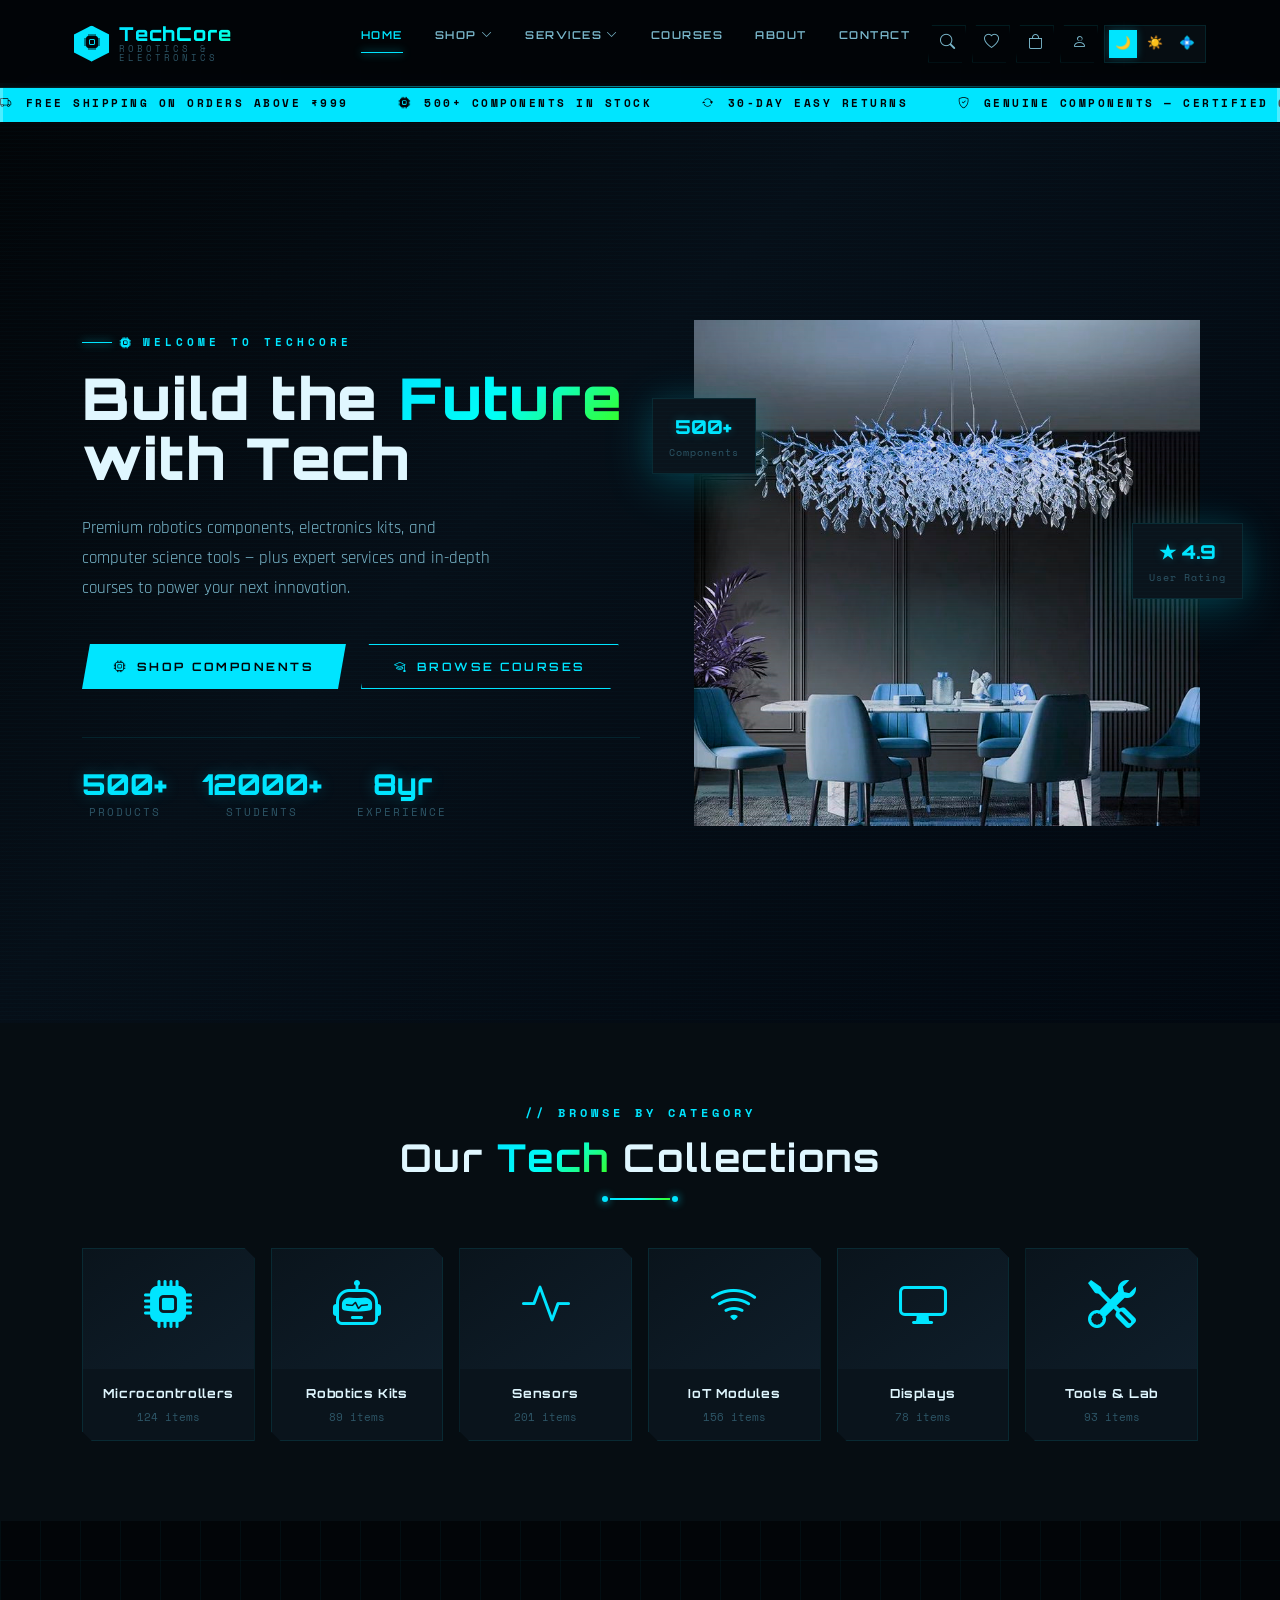
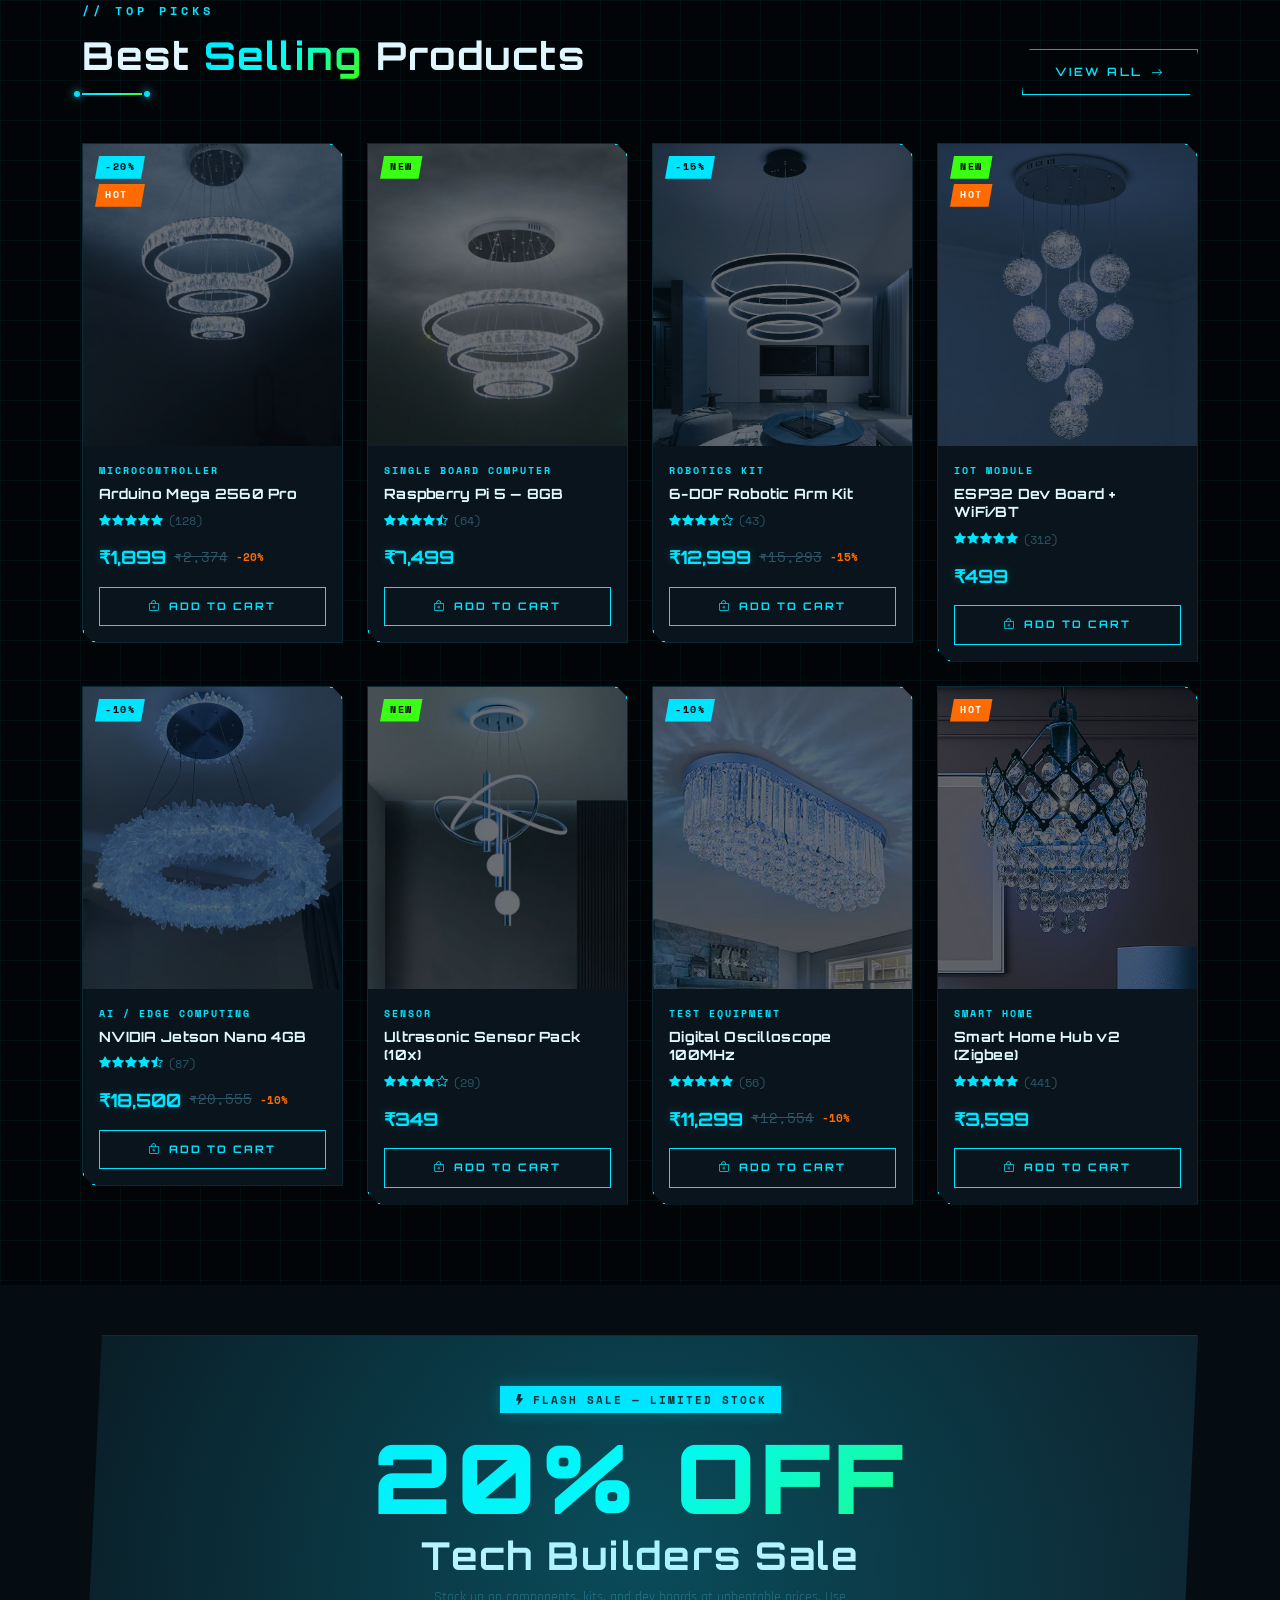
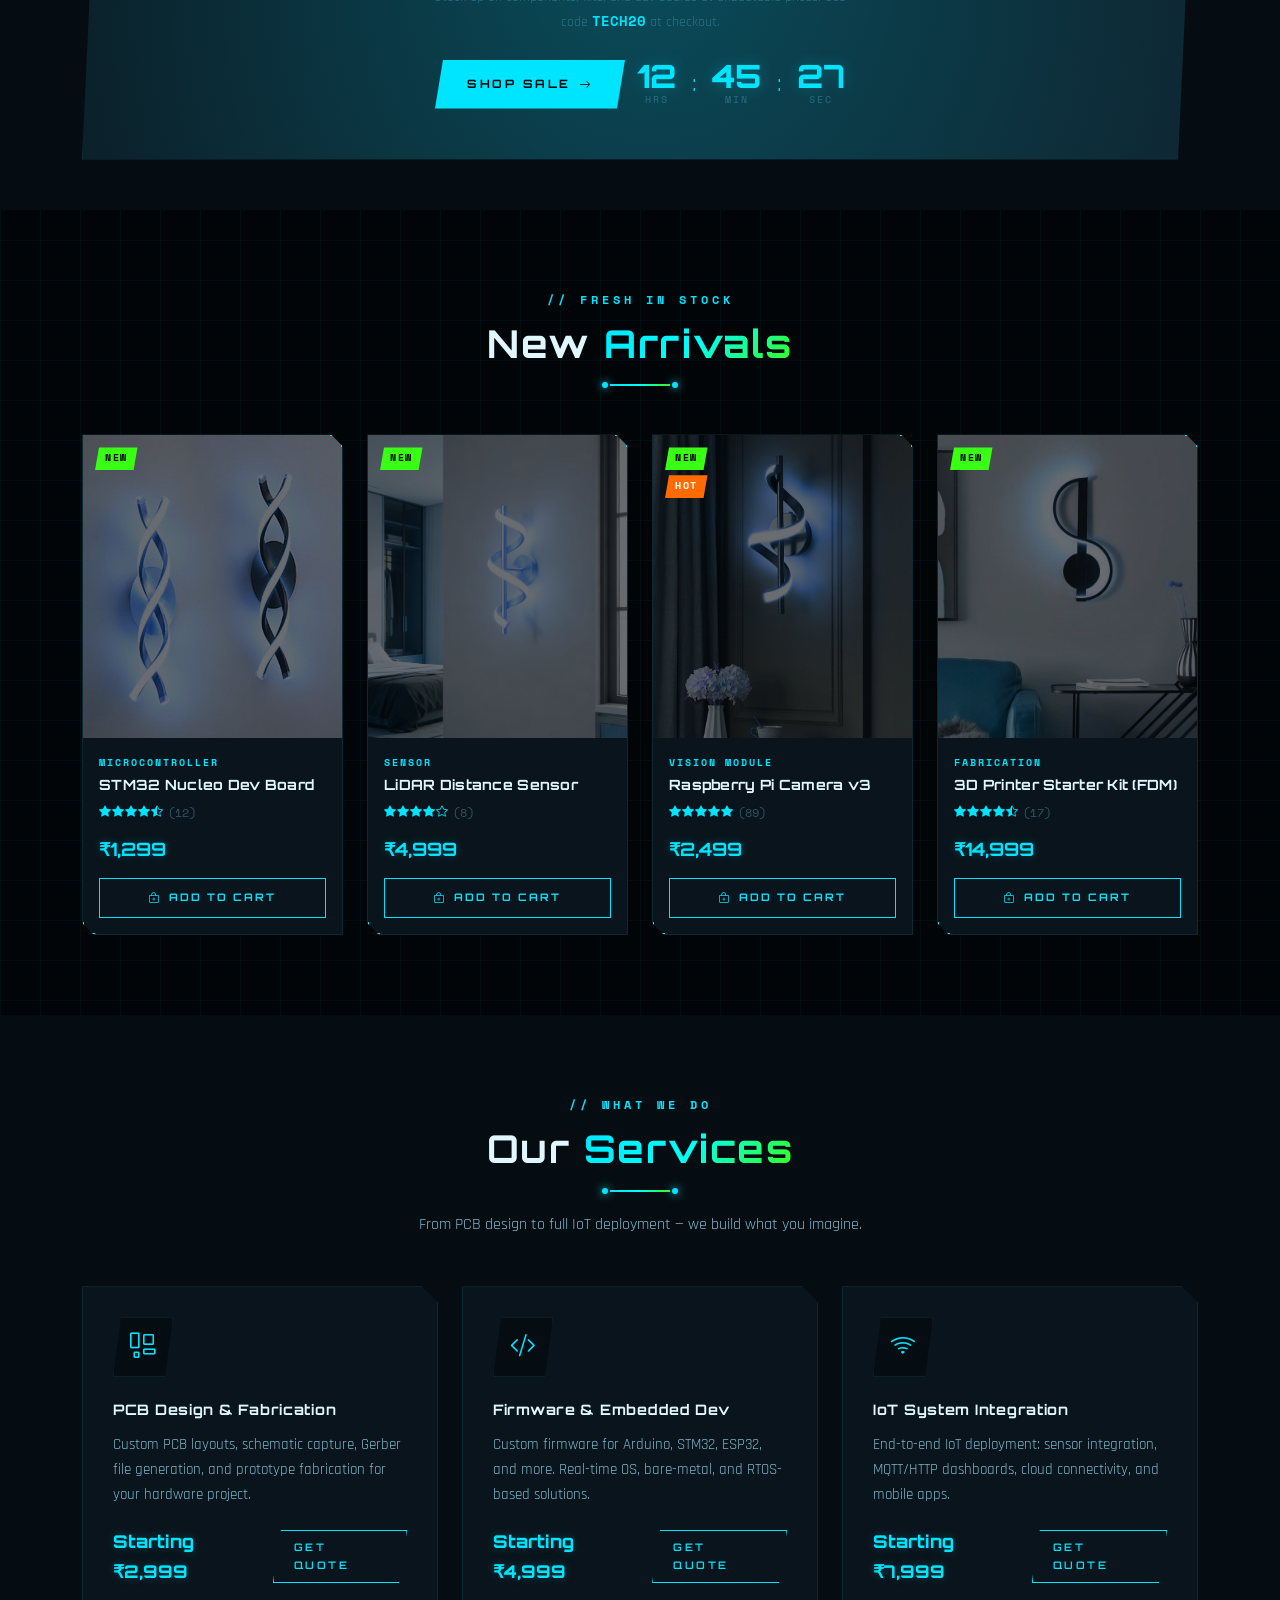
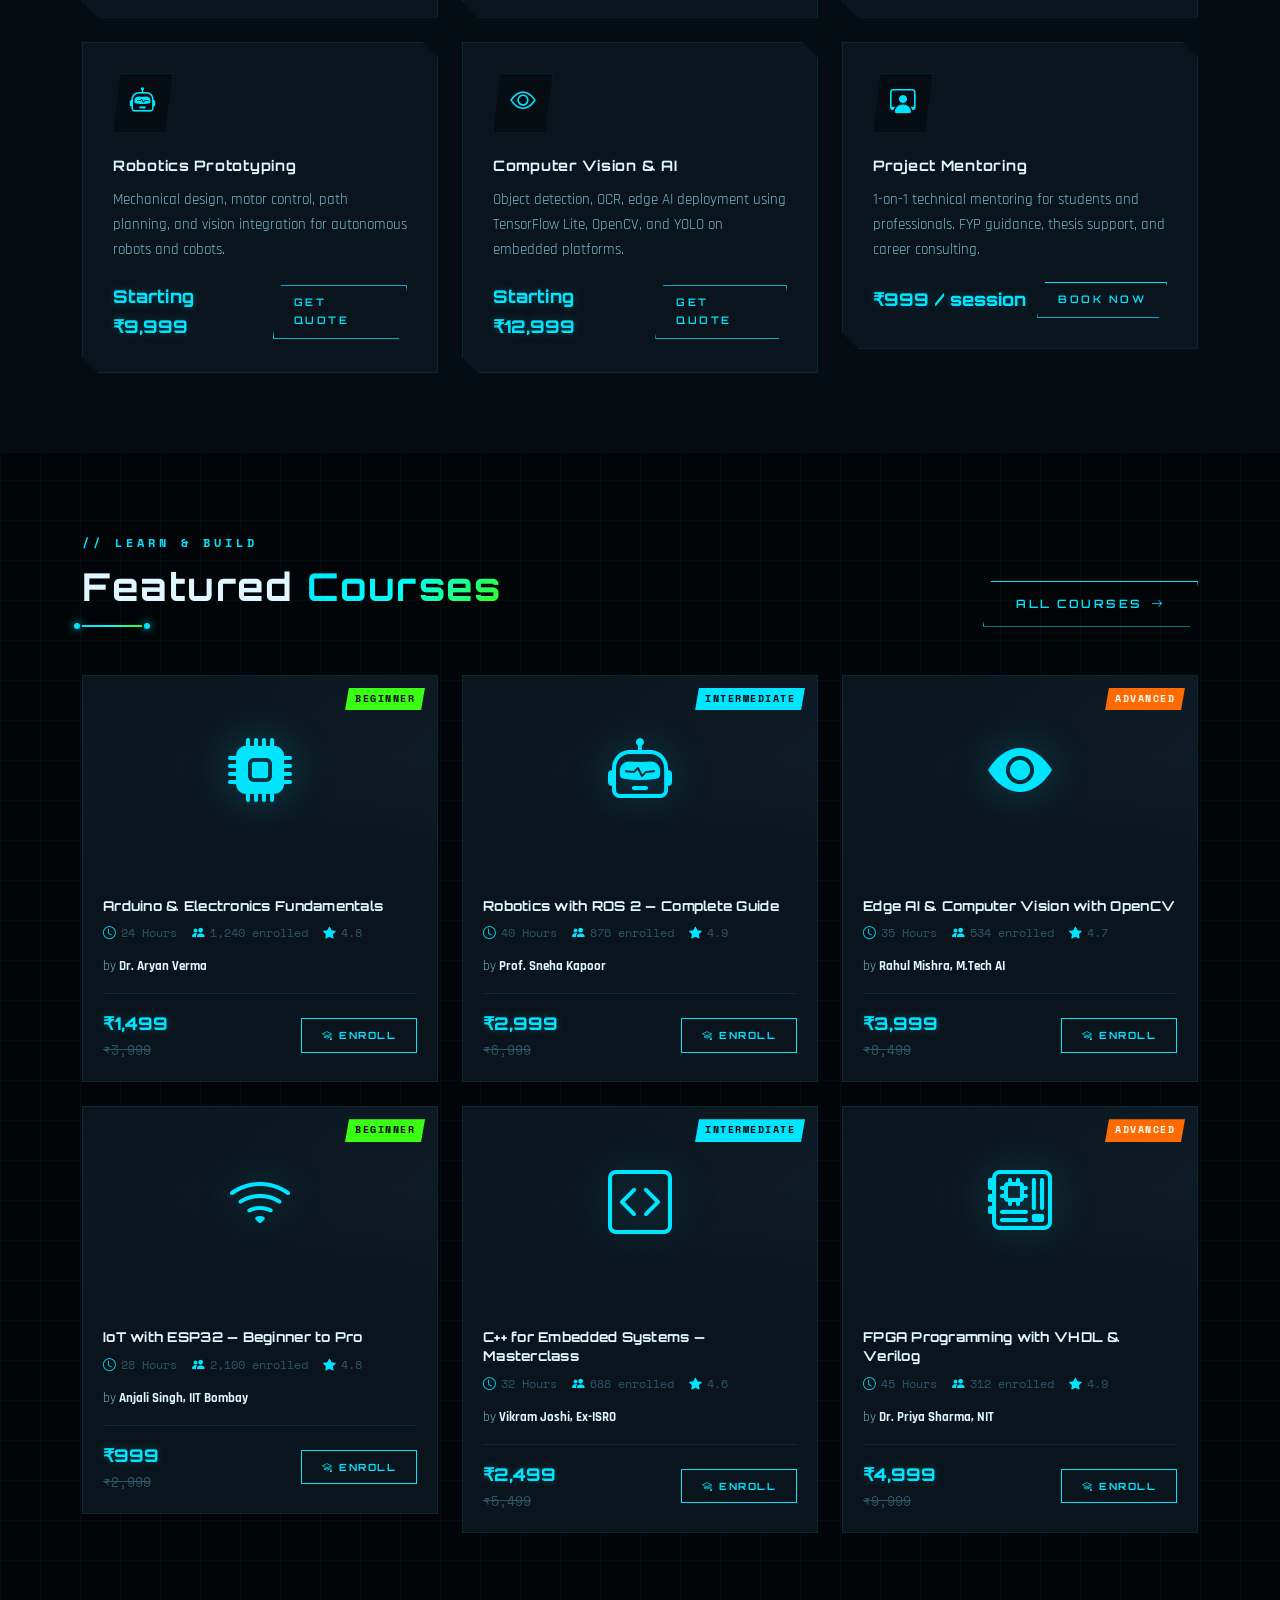
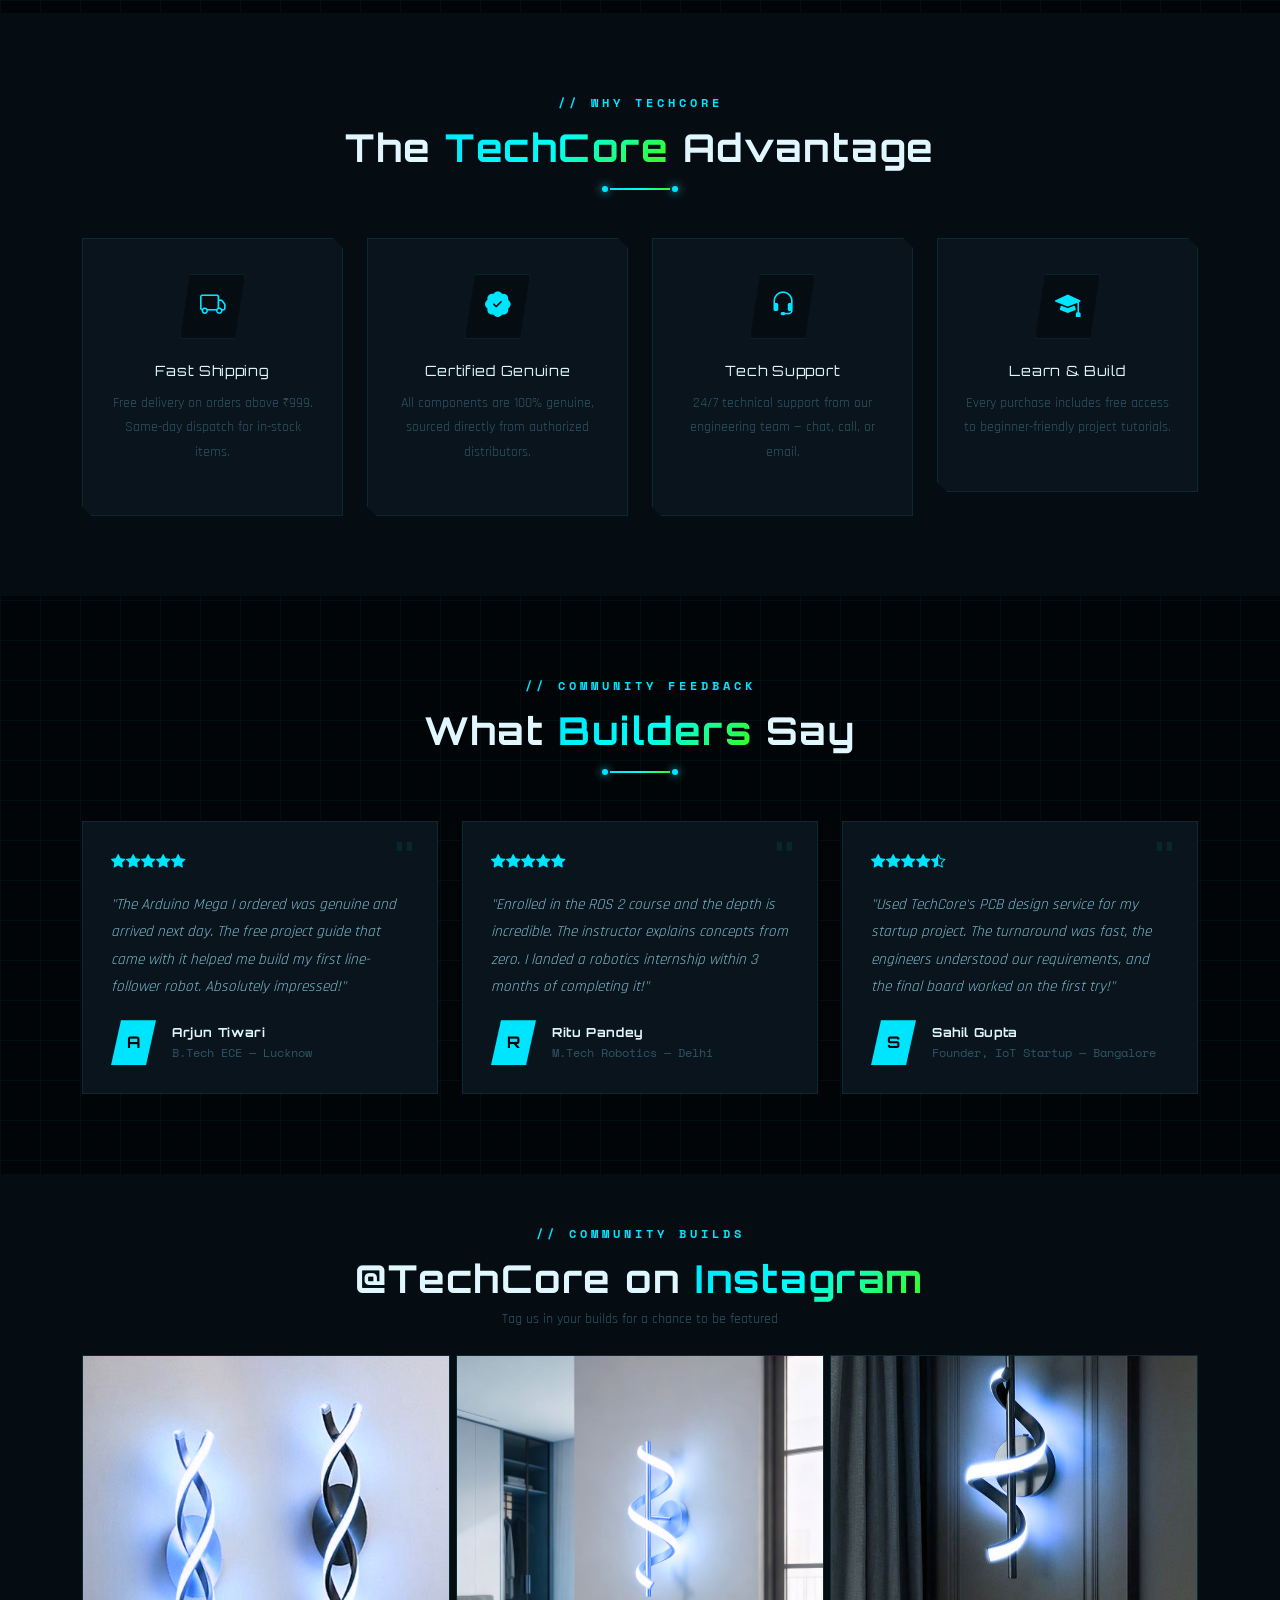
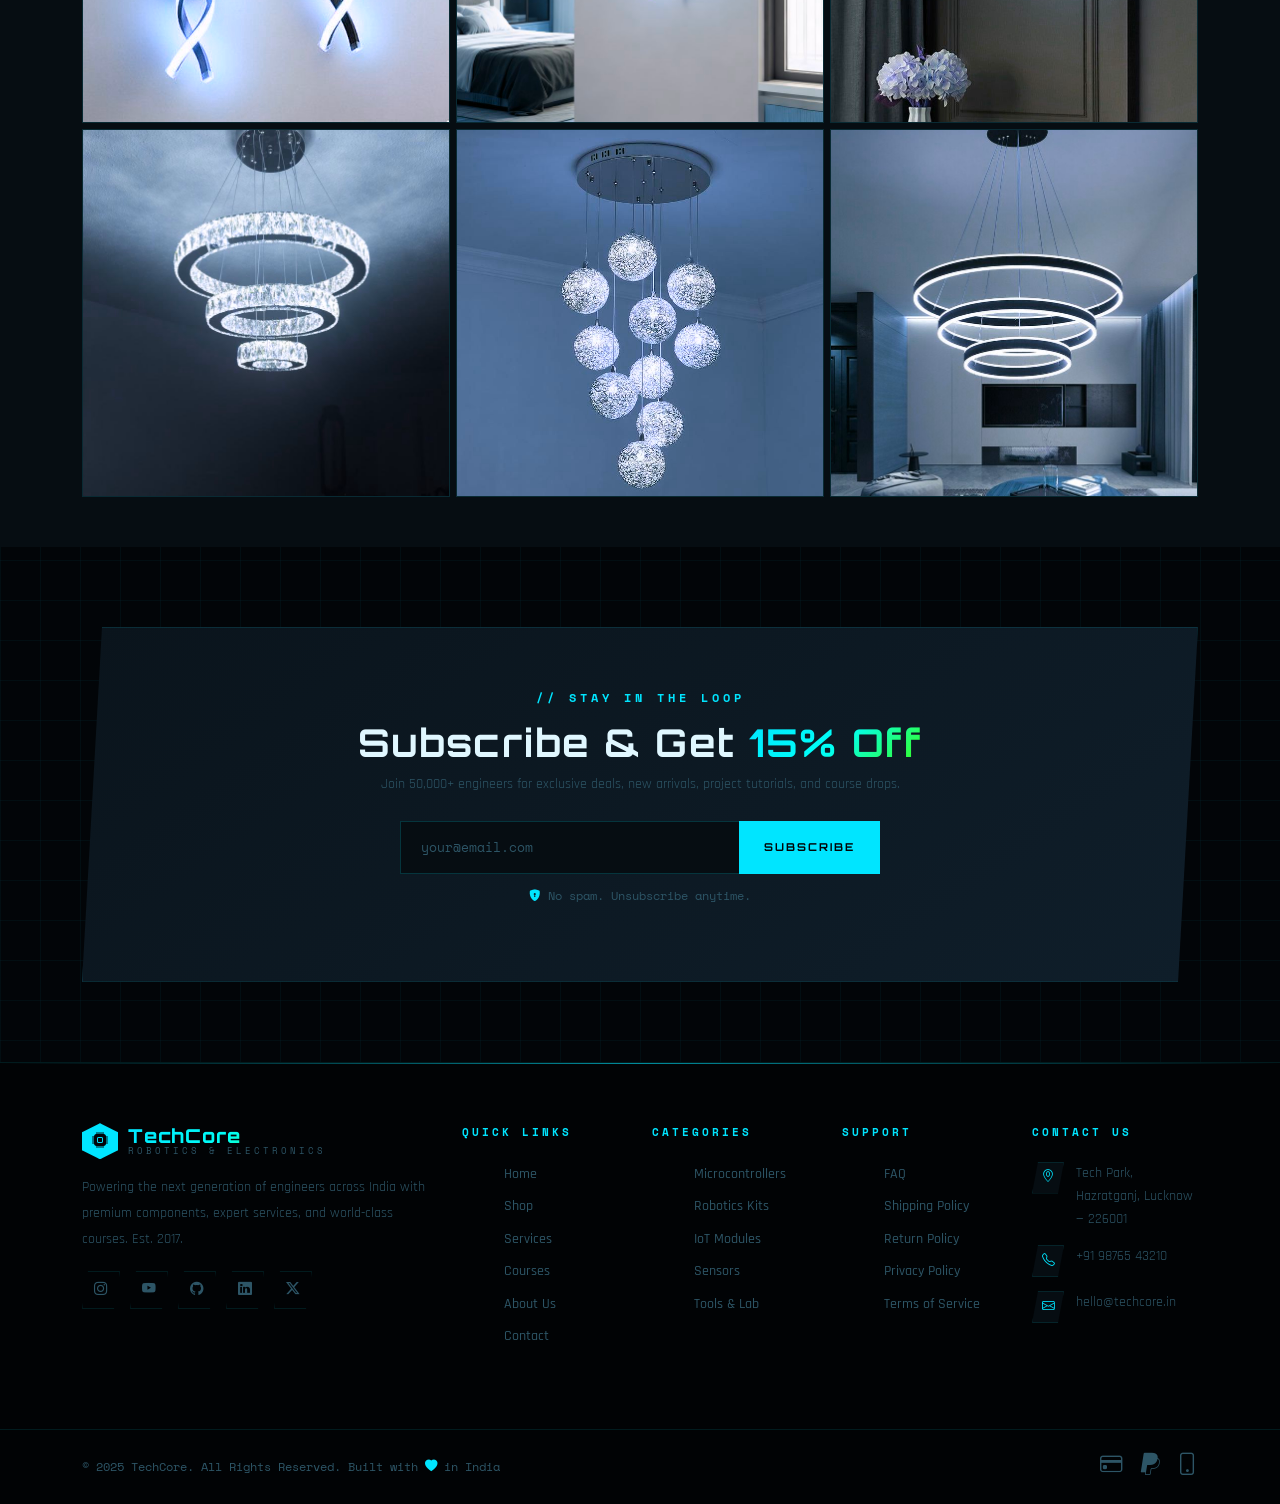
<file: index.html>
<!DOCTYPE html>
<html lang="en">
<head>
  <meta charset="UTF-8">
  <meta name="viewport" content="width=device-width, initial-scale=1.0">
  <meta name="description" content="TechCore — Premium Robotics, Electronics & Computer Science Store. Components, Dev Boards, Smart Devices, Courses & Engineering Services.">
  <title>TechCore | Robotics & Electronics Hub</title>

  <!-- Bootstrap 5 -->
  <link href="https://cdn.jsdelivr.net/npm/bootstrap@5.3.2/dist/css/bootstrap.min.css" rel="stylesheet">
  <!-- Bootstrap Icons -->
  <link href="https://cdn.jsdelivr.net/npm/bootstrap-icons@1.11.3/font/bootstrap-icons.css" rel="stylesheet">
  <!-- Google Fonts — Orbitron + Rajdhani + Space Mono -->
  <link href="https://fonts.googleapis.com/css2?family=Orbitron:wght@400;500;600;700;800;900&family=Space+Mono:ital,wght@0,400;0,700;1,400&family=Rajdhani:wght@300;400;500;600;700&display=swap" rel="stylesheet">
  <!-- Custom CSS -->
   <link rel="stylesheet" href="./styles_robotics.css">
</head>
<body>

<!-- ============================================================
     NAVBAR
     ============================================================ -->
<div class="page-transition"></div>
<div class="toast-container-luxury" id="toast-container"></div>
<div class="mobile-nav-overlay" id="mobile-overlay"></div>

<!-- MOBILE NAV -->
<nav class="mobile-nav" id="mobile-nav">
  <div class="mobile-nav-header">
    <div class="nav-brand">
      <div class="nav-brand-logo"><i class="bi bi-cpu-fill"></i></div>
      <div>
        <div class="nav-brand-text">TechCore</div>
        <div class="nav-brand-tagline">Robotics &amp; Electronics</div>
      </div>
    </div>
    <button class="btn-ghost mobile-nav-close" id="mobile-close"><i class="bi bi-x-lg"></i></button>
  </div>
  <ul class="mobile-nav-links">
    <li><a href="index.html">Home</a></li>
    <li><a href="products.html">Shop</a></li>
    <li><a href="services.html">Services</a></li>
    <li><a href="courses.html">Courses</a></li>
    <li><a href="about.html">About</a></li>
    <li><a href="contact.html">Contact</a></li>
    <li><a href="orders.html">My Orders</a></li>
  </ul>
  <div style="margin-top:24px;padding-top:20px;border-top:1px solid var(--border-color);">
    <div class="theme-toggle" style="justify-content:center;">
      <button class="theme-btn" data-theme="dark" title="Dark Neon">🌙</button>
      <button class="theme-btn" data-theme="light" title="Blueprint Light">☀️</button>
      <button class="theme-btn" data-theme="midnight" title="Hologram Purple">💠</button>
    </div>
    <div style="display:flex;gap:10px;margin-top:18px;">
      <a href="login.html" class="btn-luxury-outline" style="flex:1;justify-content:center;padding:10px;">Login</a>
      <a href="register.html" class="btn-luxury" style="flex:1;justify-content:center;padding:10px;">Register</a>
    </div>
  </div>
</nav>

<!-- MAIN NAVBAR -->
<nav class="navbar-luxury" id="mainNavbar">
  <div class="container p-1">
    <div class="nav-inner">
      <a href="index.html" class="nav-brand">
        <div class="nav-brand-logo"><i class="bi bi-cpu-fill"></i></div>
        <div>
          <div class="nav-brand-text">TechCore</div>
          <div class="nav-brand-tagline">Robotics &amp; Electronics</div>
        </div>
      </a>

      <ul class="nav-links">
        <li><a href="index.html" class="active">Home</a></li>

        <!-- SHOP MEGA MENU -->
        <li class="has-mega-menu">
          <a href="products.html">Shop <i class="bi bi-chevron-down" style="font-size:0.7rem;"></i></a>
          <div class="mega-menu">
            <div class="container">
              <div class="row g-4">
                <div class="col-2 mega-menu-col">
                  <h6>Microcontrollers</h6>
                  <ul>
                    <li><a href="products.html"><i class="bi bi-arrow-right-short"></i> Arduino Boards</a></li>
                    <li><a href="products.html"><i class="bi bi-arrow-right-short"></i> Raspberry Pi</a></li>
                    <li><a href="products.html"><i class="bi bi-arrow-right-short"></i> ESP32 / ESP8266</a></li>
                  </ul>
                </div>
                <div class="col-2 mega-menu-col">
                  <h6>Robotics Kits</h6>
                  <ul>
                    <li><a href="products.html"><i class="bi bi-arrow-right-short"></i> Starter Kits</a></li>
                    <li><a href="products.html"><i class="bi bi-arrow-right-short"></i> Servo Motors</a></li>
                    <li><a href="products.html"><i class="bi bi-arrow-right-short"></i> Robotic Arms</a></li>
                  </ul>
                </div>
                <div class="col-2 mega-menu-col">
                  <h6>Components</h6>
                  <ul>
                    <li><a href="products.html"><i class="bi bi-arrow-right-short"></i> Sensors</a></li>
                    <li><a href="products.html"><i class="bi bi-arrow-right-short"></i> Modules</a></li>
                    <li><a href="products.html"><i class="bi bi-arrow-right-short"></i> Displays</a></li>
                  </ul>
                </div>
                <div class="col-2 mega-menu-col">
                  <h6>Tools &amp; Equipment</h6>
                  <ul>
                    <li><a href="products.html"><i class="bi bi-arrow-right-short"></i> Soldering Tools</a></li>
                    <li><a href="products.html"><i class="bi bi-arrow-right-short"></i> Multimeters</a></li>
                    <li><a href="products.html"><i class="bi bi-arrow-right-short"></i> 3D Printers</a></li>
                  </ul>
                </div>
                <div class="col-4">
                  <div class="mega-menu-featured">
                    <div style="font-size:2.2rem;color:var(--accent-primary);margin-bottom:10px;text-align:center;"><i class="bi bi-robot"></i></div>
                    <h5>New: AI-Powered Kits 2025</h5>
                    <p style="font-size:0.82rem;color:var(--text-muted);margin-bottom:14px;">Edge AI modules, vision sensors, and neural compute sticks — now in stock.</p>
                    <a href="products.html" class="btn-luxury" style="font-size:0.65rem;padding:8px 18px;">Explore</a>
                  </div>
                </div>
              </div>
            </div>
          </div>
        </li>

        <!-- SERVICES MEGA MENU -->
        <li class="has-mega-menu">
          <a href="services.html">Services <i class="bi bi-chevron-down" style="font-size:0.7rem;"></i></a>
          <div class="mega-menu">
            <div class="container">
              <div class="row g-4">
                <div class="col-2 mega-menu-col">
                  <h6>Design</h6>
                  <ul>
                    <li><a href="services.html"><i class="bi bi-arrow-right-short"></i> PCB Design</a></li>
                    <li><a href="services.html"><i class="bi bi-arrow-right-short"></i> Circuit Simulation</a></li>
                    <li><a href="services.html"><i class="bi bi-arrow-right-short"></i> CAD Modeling</a></li>
                  </ul>
                </div>
                <div class="col-2 mega-menu-col">
                  <h6>Development</h6>
                  <ul>
                    <li><a href="services.html"><i class="bi bi-arrow-right-short"></i> Firmware Dev</a></li>
                    <li><a href="services.html"><i class="bi bi-arrow-right-short"></i> IoT Solutions</a></li>
                    <li><a href="services.html"><i class="bi bi-arrow-right-short"></i> AI Integration</a></li>
                  </ul>
                </div>
                <div class="col-2 mega-menu-col">
                  <h6>Consulting</h6>
                  <ul>
                    <li><a href="services.html"><i class="bi bi-arrow-right-short"></i> Project Review</a></li>
                    <li><a href="services.html"><i class="bi bi-arrow-right-short"></i> Prototyping</a></li>
                    <li><a href="services.html"><i class="bi bi-arrow-right-short"></i> Tech Mentoring</a></li>
                  </ul>
                </div>
                <div class="col-4">
                  <div class="mega-menu-featured">
                    <div style="font-size:2.2rem;color:var(--accent-primary);margin-bottom:10px;text-align:center;"><i class="bi bi-code-slash"></i></div>
                    <h5>Custom Build Services</h5>
                    <p style="font-size:0.82rem;color:var(--text-muted);margin-bottom:14px;">End-to-end hardware + software development for your project.</p>
                    <a href="services.html" class="btn-luxury" style="font-size:0.65rem;padding:8px 18px;">Get Quote</a>
                  </div>
                </div>
              </div>
            </div>
          </div>
        </li>

        <li><a href="courses.html">Courses</a></li>
        <li><a href="about.html">About</a></li>
        <li><a href="contact.html">Contact</a></li>
      </ul>

      <div class="nav-actions">
        <div class="nav-search">
          <input type="text" class="search-input-nav" placeholder="Search products, courses...">
          <button class="nav-action-btn search-toggle-btn"><i class="bi bi-search"></i></button>
        </div>
        <a href="#" class="nav-action-btn Wishlist-btn"><i class="bi bi-heart"></i><span class="nav-badge wishlist-count" style="display:none;">0</span></a>
        <a href="cart.html" class="nav-action-btn"><i class="bi bi-bag"></i><span class="nav-badge cart-count" style="display:none;">0</span></a>
        <div class="user-dropdown" style="position:relative;">
          <button class="nav-action-btn"><i class="bi bi-person"></i></button>
          <div class="user-dropdown-menu">
            <a href="login.html" class="dropdown-item-custom"><i class="bi bi-box-arrow-in-right"></i> Login</a>
            <a href="register.html" class="dropdown-item-custom"><i class="bi bi-person-plus"></i> Register</a>
            <div class="dropdown-divider-custom"></div>
            <a href="orders.html" class="dropdown-item-custom"><i class="bi bi-bag-check"></i> My Orders</a>
            <a href="courses.html" class="dropdown-item-custom"><i class="bi bi-mortarboard"></i> My Courses</a>
          </div>
        </div>
        <div class="theme-toggle theme-toggle-mobile">
          <button class="theme-btn" data-theme="dark">🌙</button>
          <button class="theme-btn" data-theme="light">☀️</button>
          <button class="theme-btn" data-theme="midnight">💠</button>
        </div>
        <button class="mobile-menu-toggle" id="mobileMenuBtn"><span></span><span></span><span></span></button>
      </div>
    </div>
  </div>
</nav>

<!-- ============================================================
     MARQUEE ANNOUNCEMENT BAR
     ============================================================ -->
<div class="marquee-section" style="margin-top:83px;">
  <div class="marquee-track" id="marqueeTrack">
    <div class="marquee-item"><i class="bi bi-truck"></i> Free Shipping on Orders Above ₹999</div>
    <div class="marquee-item"><i class="bi bi-cpu-fill"></i> 500+ Components in Stock</div>
    <div class="marquee-item"><i class="bi bi-arrow-repeat"></i> 30-Day Easy Returns</div>
    <div class="marquee-item"><i class="bi bi-shield-check"></i> Genuine Components — Certified Quality</div>
    <div class="marquee-item"><i class="bi bi-headset"></i> 24/7 Technical Support</div>
    <div class="marquee-item"><i class="bi bi-tag"></i> Use Code TECH20 for 20% Off</div>
    <div class="marquee-item"><i class="bi bi-mortarboard-fill"></i> New Courses Live — Enroll Now</div>
    <!-- Duplicate for seamless loop -->
    <div class="marquee-item"><i class="bi bi-truck"></i> Free Shipping on Orders Above ₹999</div>
    <div class="marquee-item"><i class="bi bi-cpu-fill"></i> 500+ Components in Stock</div>
    <div class="marquee-item"><i class="bi bi-arrow-repeat"></i> 30-Day Easy Returns</div>
    <div class="marquee-item"><i class="bi bi-shield-check"></i> Genuine Components — Certified Quality</div>
    <div class="marquee-item"><i class="bi bi-headset"></i> 24/7 Technical Support</div>
    <div class="marquee-item"><i class="bi bi-tag"></i> Use Code TECH20 for 20% Off</div>
    <div class="marquee-item"><i class="bi bi-mortarboard-fill"></i> New Courses Live — Enroll Now</div>
  </div>
</div>

<!-- ============================================================
     HERO SECTION
     ============================================================ -->
<section class="hero-section">
  <div class="hero-particles"></div>

  <!-- Hero Visual -->
  <div class="hero-lamp-visual">
    <div style="position:relative;text-align:center;">
      <div class="hero-lamp-glow" style="position:relative;display:inline-block;width:100%;height:500px;display:flex;align-items:center;justify-content:center;">
        <img src="images/Jhoomer-main.jpg" class="w-100 p-3" alt="Robotics Kit" style="filter:hue-rotate(180deg) saturate(1.2) brightness(0.9);">
        <div class="hero-light-cone"></div>
      </div>
      <!-- Floating data cards -->
      <div style="position:absolute;top:15%;left:-5%;background:var(--bg-card);border:1px solid var(--border-color);padding:12px 16px;animation:float-badge 3s ease-in-out infinite;box-shadow:var(--shadow-hover);">
        <div style="font-family:'Orbitron',monospace;font-size:1.2rem;font-weight:800;color:var(--accent-primary);text-shadow:0 0 10px var(--accent-glow);">500+</div>
        <div style="font-size:0.65rem;color:var(--text-muted);font-family:'Space Mono',monospace;letter-spacing:1px;">Components</div>
      </div>
      <div style="position:absolute;top:40%;right:-5%;background:var(--bg-card);border:1px solid var(--border-color);padding:12px 16px;animation:float-badge 3.5s ease-in-out infinite 0.5s;box-shadow:var(--shadow-hover);">
        <div style="font-family:'Orbitron',monospace;font-size:1.2rem;font-weight:800;color:var(--accent-primary);text-shadow:0 0 10px var(--accent-glow);">★ 4.9</div>
        <div style="font-size:0.65rem;color:var(--text-muted);font-family:'Space Mono',monospace;letter-spacing:1px;">User Rating</div>
      </div>
    </div>
  </div>

  <div class="container">
    <div class="hero-content">
      <div class="hero-label">
        <i class="bi bi-cpu-fill"></i> Welcome to TechCore
      </div>
      <h1 class="hero-title">
        Build the <span class="gold-text">Future</span> with Tech
      </h1>
      <p class="hero-subtitle">
        Premium robotics components, electronics kits, and computer science tools — plus expert services and in-depth courses to power your next innovation.
      </p>
      <div class="hero-actions">
        <a href="products.html" class="btn-luxury">
          <i class="bi bi-cpu"></i> Shop Components
        </a>
        <a href="courses.html" class="btn-luxury-outline">
          <i class="bi bi-mortarboard"></i> Browse Courses
        </a>
      </div>
      <div class="hero-stats text-center">
        <div>
          <div class="hero-stat-num" data-count="500" data-suffix="+">0+</div>
          <div class="hero-stat-label">Products</div>
        </div>
        <div>
          <div class="hero-stat-num" data-count="12000" data-suffix="+">0+</div>
          <div class="hero-stat-label">Students</div>
        </div>
        <div>
          <div class="hero-stat-num" data-count="8" data-suffix="yr">0yr</div>
          <div class="hero-stat-label">Experience</div>
        </div>
      </div>
    </div>
  </div>
</section>

<!-- ============================================================
     CATEGORIES SECTION — E-COMMERCE
     ============================================================ -->
<section class="section-padding" style="background:var(--bg-secondary);">
  <div class="container">
    <div class="text-center mb-5 reveal">
      <div class="section-subtitle">// Browse by Category</div>
      <h2 class="section-title">Our <span class="gold-text">Tech</span> Collections</h2>
      <div class="section-divider"></div>
    </div>
    <div class="row g-3">
      <div class="col-6 col-sm-4 col-md-2 reveal stagger-1">
        <a href="products.html" class="category-card text-decoration-none d-block">
          <div class="category-icon-wrap"><i class="bi bi-cpu-fill"></i></div>
          <div class="category-body">
            <div class="category-name">Microcontrollers</div>
            <div class="category-count">124 items</div>
          </div>
        </a>
      </div>
      <div class="col-6 col-sm-4 col-md-2 reveal stagger-2">
        <a href="products.html" class="category-card text-decoration-none d-block">
          <div class="category-icon-wrap"><i class="bi bi-robot"></i></div>
          <div class="category-body">
            <div class="category-name">Robotics Kits</div>
            <div class="category-count">89 items</div>
          </div>
        </a>
      </div>
      <div class="col-6 col-sm-4 col-md-2 reveal stagger-3">
        <a href="products.html" class="category-card text-decoration-none d-block">
          <div class="category-icon-wrap"><i class="bi bi-activity"></i></div>
          <div class="category-body">
            <div class="category-name">Sensors</div>
            <div class="category-count">201 items</div>
          </div>
        </a>
      </div>
      <div class="col-6 col-sm-4 col-md-2 reveal stagger-4">
        <a href="products.html" class="category-card text-decoration-none d-block">
          <div class="category-icon-wrap"><i class="bi bi-wifi"></i></div>
          <div class="category-body">
            <div class="category-name">IoT Modules</div>
            <div class="category-count">156 items</div>
          </div>
        </a>
      </div>
      <div class="col-6 col-sm-4 col-md-2 reveal stagger-5">
        <a href="products.html" class="category-card text-decoration-none d-block">
          <div class="category-icon-wrap"><i class="bi bi-display"></i></div>
          <div class="category-body">
            <div class="category-name">Displays</div>
            <div class="category-count">78 items</div>
          </div>
        </a>
      </div>
      <div class="col-6 col-sm-4 col-md-2 reveal stagger-1">
        <a href="products.html" class="category-card text-decoration-none d-block">
          <div class="category-icon-wrap"><i class="bi bi-tools"></i></div>
          <div class="category-body">
            <div class="category-name">Tools &amp; Lab</div>
            <div class="category-count">93 items</div>
          </div>
        </a>
      </div>
    </div>
  </div>
</section>

<!-- ============================================================
     BEST SELLING PRODUCTS — E-COMMERCE
     ============================================================ -->
<section class="section-padding">
  <div class="container">
    <div class="d-flex align-items-end justify-content-between mb-5">
      <div class="reveal">
        <div class="section-subtitle">// Top Picks</div>
        <h2 class="section-title">Best <span class="gold-text">Selling</span> Products</h2>
        <div class="section-divider" style="margin:1rem 0 0;"></div>
      </div>
      <a href="products.html" class="btn-luxury-outline reveal" style="white-space:nowrap;">View All <i class="bi bi-arrow-right"></i></a>
    </div>
    <div class="row g-4">

      <!-- Product 1 -->
      <div class="col-sm-6 col-md-4 col-lg-3 reveal stagger-1">
        <div class="product-card" data-product="P001" data-name="Arduino Mega 2560 Pro" data-price="1899">
          <div class="product-card-img">
            <div class="product-img-placeholder"><img src="images/Jhoomer1.jpg" alt="" style="filter:hue-rotate(180deg) saturate(1.3);"></div>
            <div class="product-badges">
              <span class="badge-luxury badge-sale">-20%</span>
              <span class="badge-luxury badge-hot">Hot</span>
            </div>
            <div class="product-actions-overlay">
              <button class="product-action-btn" data-wishlist-btn="P001" title="Wishlist"><i class="bi bi-heart"></i></button>
              <button class="product-action-btn" data-quickview title="Quick View"><i class="bi bi-eye"></i></button>
            </div>
          </div>
          <div class="product-card-body">
            <div class="product-category">Microcontroller</div>
            <div class="product-name">Arduino Mega 2560 Pro</div>
            <div class="product-stars">
              <div class="stars"><i class="bi bi-star-fill"></i><i class="bi bi-star-fill"></i><i class="bi bi-star-fill"></i><i class="bi bi-star-fill"></i><i class="bi bi-star-fill"></i></div>
              <span class="review-count">(128)</span>
            </div>
            <div class="product-price">
              <span class="price-current">₹1,899</span>
              <span class="price-original">₹2,374</span>
              <span class="price-discount">-20%</span>
            </div>
            <button class="btn-add-cart" data-add-cart><i class="bi bi-bag-plus"></i> Add to Cart</button>
          </div>
        </div>
      </div>

      <!-- Product 2 -->
      <div class="col-sm-6 col-md-4 col-lg-3 reveal stagger-2">
        <div class="product-card" data-product="P002" data-name="Raspberry Pi 5 — 8GB" data-price="7499">
          <div class="product-card-img">
            <div class="product-img-placeholder"><img src="images/Jhoomer2.jpg" alt="" style="filter:hue-rotate(180deg) saturate(1.3);"></div>
            <div class="product-badges"><span class="badge-luxury badge-new">New</span></div>
            <div class="product-actions-overlay">
              <button class="product-action-btn" data-wishlist-btn="P002"><i class="bi bi-heart"></i></button>
              <button class="product-action-btn" data-quickview><i class="bi bi-eye"></i></button>
            </div>
          </div>
          <div class="product-card-body">
            <div class="product-category">Single Board Computer</div>
            <div class="product-name">Raspberry Pi 5 — 8GB</div>
            <div class="product-stars">
              <div class="stars"><i class="bi bi-star-fill"></i><i class="bi bi-star-fill"></i><i class="bi bi-star-fill"></i><i class="bi bi-star-fill"></i><i class="bi bi-star-half"></i></div>
              <span class="review-count">(64)</span>
            </div>
            <div class="product-price"><span class="price-current">₹7,499</span></div>
            <button class="btn-add-cart" data-add-cart><i class="bi bi-bag-plus"></i> Add to Cart</button>
          </div>
        </div>
      </div>

      <!-- Product 3 -->
      <div class="col-sm-6 col-md-4 col-lg-3 reveal stagger-3">
        <div class="product-card" data-product="P003" data-name="6-DOF Robotic Arm Kit" data-price="12999">
          <div class="product-card-img">
            <div class="product-img-placeholder"><img src="images/Jhoomer3.jpg" alt="" style="filter:hue-rotate(180deg) saturate(1.3);"></div>
            <div class="product-badges"><span class="badge-luxury badge-sale">-15%</span></div>
            <div class="product-actions-overlay">
              <button class="product-action-btn" data-wishlist-btn="P003"><i class="bi bi-heart"></i></button>
              <button class="product-action-btn" data-quickview><i class="bi bi-eye"></i></button>
            </div>
          </div>
          <div class="product-card-body">
            <div class="product-category">Robotics Kit</div>
            <div class="product-name">6-DOF Robotic Arm Kit</div>
            <div class="product-stars">
              <div class="stars"><i class="bi bi-star-fill"></i><i class="bi bi-star-fill"></i><i class="bi bi-star-fill"></i><i class="bi bi-star-fill"></i><i class="bi bi-star"></i></div>
              <span class="review-count">(43)</span>
            </div>
            <div class="product-price">
              <span class="price-current">₹12,999</span>
              <span class="price-original">₹15,293</span>
              <span class="price-discount">-15%</span>
            </div>
            <button class="btn-add-cart" data-add-cart><i class="bi bi-bag-plus"></i> Add to Cart</button>
          </div>
        </div>
      </div>

      <!-- Product 4 -->
      <div class="col-sm-6 col-md-4 col-lg-3 reveal stagger-4">
        <div class="product-card" data-product="P004" data-name="ESP32 Dev Board + WiFi/BT" data-price="499">
          <div class="product-card-img">
            <div class="product-img-placeholder"><img src="images/Jhoomer4.jpg" alt="" style="filter:hue-rotate(180deg) saturate(1.3);"></div>
            <div class="product-badges">
              <span class="badge-luxury badge-new">New</span>
              <span class="badge-luxury badge-hot">Hot</span>
            </div>
            <div class="product-actions-overlay">
              <button class="product-action-btn" data-wishlist-btn="P004"><i class="bi bi-heart"></i></button>
              <button class="product-action-btn" data-quickview><i class="bi bi-eye"></i></button>
            </div>
          </div>
          <div class="product-card-body">
            <div class="product-category">IoT Module</div>
            <div class="product-name">ESP32 Dev Board + WiFi/BT</div>
            <div class="product-stars">
              <div class="stars"><i class="bi bi-star-fill"></i><i class="bi bi-star-fill"></i><i class="bi bi-star-fill"></i><i class="bi bi-star-fill"></i><i class="bi bi-star-fill"></i></div>
              <span class="review-count">(312)</span>
            </div>
            <div class="product-price"><span class="price-current">₹499</span></div>
            <button class="btn-add-cart" data-add-cart><i class="bi bi-bag-plus"></i> Add to Cart</button>
          </div>
        </div>
      </div>

      <!-- Product 5 -->
      <div class="col-sm-6 col-md-4 col-lg-3 reveal stagger-1">
        <div class="product-card" data-product="P005" data-name="NVIDIA Jetson Nano 4GB" data-price="18500">
          <div class="product-card-img">
            <div class="product-img-placeholder"><img src="images/Jhoomer5.jpg" alt="" style="filter:hue-rotate(180deg) saturate(1.3);"></div>
            <div class="product-badges"><span class="badge-luxury badge-sale">-10%</span></div>
            <div class="product-actions-overlay">
              <button class="product-action-btn" data-wishlist-btn="P005"><i class="bi bi-heart"></i></button>
              <button class="product-action-btn" data-quickview><i class="bi bi-eye"></i></button>
            </div>
          </div>
          <div class="product-card-body">
            <div class="product-category">AI / Edge Computing</div>
            <div class="product-name">NVIDIA Jetson Nano 4GB</div>
            <div class="product-stars">
              <div class="stars"><i class="bi bi-star-fill"></i><i class="bi bi-star-fill"></i><i class="bi bi-star-fill"></i><i class="bi bi-star-fill"></i><i class="bi bi-star-half"></i></div>
              <span class="review-count">(87)</span>
            </div>
            <div class="product-price">
              <span class="price-current">₹18,500</span>
              <span class="price-original">₹20,555</span>
              <span class="price-discount">-10%</span>
            </div>
            <button class="btn-add-cart" data-add-cart><i class="bi bi-bag-plus"></i> Add to Cart</button>
          </div>
        </div>
      </div>

      <!-- Product 6 -->
      <div class="col-sm-6 col-md-4 col-lg-3 reveal stagger-2">
        <div class="product-card" data-product="P006" data-name="Ultrasonic Sensor Pack (10x)" data-price="349">
          <div class="product-card-img">
            <div class="product-img-placeholder"><img src="images/Jhoomer6.jpg" alt="" style="filter:hue-rotate(180deg) saturate(1.3);"></div>
            <div class="product-badges"><span class="badge-luxury badge-new">New</span></div>
            <div class="product-actions-overlay">
              <button class="product-action-btn" data-wishlist-btn="P006"><i class="bi bi-heart"></i></button>
              <button class="product-action-btn" data-quickview><i class="bi bi-eye"></i></button>
            </div>
          </div>
          <div class="product-card-body">
            <div class="product-category">Sensor</div>
            <div class="product-name">Ultrasonic Sensor Pack (10x)</div>
            <div class="product-stars">
              <div class="stars"><i class="bi bi-star-fill"></i><i class="bi bi-star-fill"></i><i class="bi bi-star-fill"></i><i class="bi bi-star-fill"></i><i class="bi bi-star"></i></div>
              <span class="review-count">(29)</span>
            </div>
            <div class="product-price"><span class="price-current">₹349</span></div>
            <button class="btn-add-cart" data-add-cart><i class="bi bi-bag-plus"></i> Add to Cart</button>
          </div>
        </div>
      </div>

      <!-- Product 7 -->
      <div class="col-sm-6 col-md-4 col-lg-3 reveal stagger-3">
        <div class="product-card" data-product="P007" data-name="Digital Oscilloscope 100MHz" data-price="11299">
          <div class="product-card-img">
            <div class="product-img-placeholder"><img src="images/Jhoomer7.jpg" alt="" style="filter:hue-rotate(180deg) saturate(1.3);"></div>
            <div class="product-badges"><span class="badge-luxury badge-sale">-10%</span></div>
            <div class="product-actions-overlay">
              <button class="product-action-btn" data-wishlist-btn="P007"><i class="bi bi-heart"></i></button>
              <button class="product-action-btn" data-quickview><i class="bi bi-eye"></i></button>
            </div>
          </div>
          <div class="product-card-body">
            <div class="product-category">Test Equipment</div>
            <div class="product-name">Digital Oscilloscope 100MHz</div>
            <div class="product-stars">
              <div class="stars"><i class="bi bi-star-fill"></i><i class="bi bi-star-fill"></i><i class="bi bi-star-fill"></i><i class="bi bi-star-fill"></i><i class="bi bi-star-fill"></i></div>
              <span class="review-count">(56)</span>
            </div>
            <div class="product-price">
              <span class="price-current">₹11,299</span>
              <span class="price-original">₹12,554</span>
              <span class="price-discount">-10%</span>
            </div>
            <button class="btn-add-cart" data-add-cart><i class="bi bi-bag-plus"></i> Add to Cart</button>
          </div>
        </div>
      </div>

      <!-- Product 8 -->
      <div class="col-sm-6 col-md-4 col-lg-3 reveal stagger-4">
        <div class="product-card" data-product="P008" data-name="Smart Home Hub v2 (Zigbee)" data-price="3599">
          <div class="product-card-img">
            <div class="product-img-placeholder"><img src="images/jhoomer8.jpg" alt="" style="filter:hue-rotate(180deg) saturate(1.3);"></div>
            <div class="product-badges"><span class="badge-luxury badge-hot">Hot</span></div>
            <div class="product-actions-overlay">
              <button class="product-action-btn" data-wishlist-btn="P008"><i class="bi bi-heart"></i></button>
              <button class="product-action-btn" data-quickview><i class="bi bi-eye"></i></button>
            </div>
          </div>
          <div class="product-card-body">
            <div class="product-category">Smart Home</div>
            <div class="product-name">Smart Home Hub v2 (Zigbee)</div>
            <div class="product-stars">
              <div class="stars"><i class="bi bi-star-fill"></i><i class="bi bi-star-fill"></i><i class="bi bi-star-fill"></i><i class="bi bi-star-fill"></i><i class="bi bi-star-fill"></i></div>
              <span class="review-count">(441)</span>
            </div>
            <div class="product-price"><span class="price-current">₹3,599</span></div>
            <button class="btn-add-cart" data-add-cart><i class="bi bi-bag-plus"></i> Add to Cart</button>
          </div>
        </div>
      </div>

    </div>
  </div>
</section>

<!-- ============================================================
    PROMOTIONAL BANNER
    ============================================================ -->
<section class="section-sm" style="background:var(--bg-secondary);">
  <div class="container">
    <div class="promo-banner reveal">
      <div class="promo-tag"><i class="bi bi-lightning-fill"></i> Flash Sale — Limited Stock</div>
      <div class="promo-discount">20% OFF</div>
      <h2 class="section-title mb-2">Tech Builders Sale</h2>
      <p style="color:var(--text-muted);font-size:0.9rem;max-width:420px;margin:0 auto 25px;">Stock up on components, kits, and dev boards at unbeatable prices. Use code <strong style="color:var(--accent-primary);font-family:'Space Mono',monospace;">TECH20</strong> at checkout.</p>
      <div style="display:flex;gap:12px;justify-content:center;flex-wrap:wrap;">
        <a href="products.html" class="btn-luxury">Shop Sale <i class="bi bi-arrow-right"></i></a>
        <div style="display:flex;align-items:center;gap:15px;">
          <div style="text-align:center;">
            <div id="timer-hrs" style="font-family:'Orbitron',monospace;font-size:2rem;font-weight:800;color:var(--accent-primary);line-height:1;text-shadow:0 0 15px var(--accent-glow);">12</div>
            <div style="font-size:0.62rem;color:var(--text-muted);letter-spacing:2px;font-family:'Space Mono',monospace;">HRS</div>
          </div>
          <div style="color:var(--accent-primary);font-size:1.5rem;line-height:1;">:</div>
          <div style="text-align:center;">
            <div id="timer-min" style="font-family:'Orbitron',monospace;font-size:2rem;font-weight:800;color:var(--accent-primary);line-height:1;text-shadow:0 0 15px var(--accent-glow);">45</div>
            <div style="font-size:0.62rem;color:var(--text-muted);letter-spacing:2px;font-family:'Space Mono',monospace;">MIN</div>
          </div>
          <div style="color:var(--accent-primary);font-size:1.5rem;line-height:1;">:</div>
          <div style="text-align:center;">
            <div id="timer-sec" style="font-family:'Orbitron',monospace;font-size:2rem;font-weight:800;color:var(--accent-primary);line-height:1;text-shadow:0 0 15px var(--accent-glow);">30</div>
            <div style="font-size:0.62rem;color:var(--text-muted);letter-spacing:2px;font-family:'Space Mono',monospace;">SEC</div>
          </div>
        </div>
      </div>
    </div>
  </div>
</section>

<!-- ============================================================
    NEW ARRIVALS — E-COMMERCE
    ============================================================ -->
<section class="section-padding">
  <div class="container">
    <div class="text-center mb-5 reveal">
      <div class="section-subtitle">// Fresh In Stock</div>
      <h2 class="section-title">New <span class="gold-text">Arrivals</span></h2>
      <div class="section-divider"></div>
    </div>
    <div class="row g-4">
      <div class="col-sm-6 col-lg-3 reveal stagger-1">
        <div class="product-card" data-product="N001" data-name="STM32 Nucleo Development Board" data-price="1299">
          <div class="product-card-img">
            <div class="product-img-placeholder"><img src="images/WallLamp1.jpg" alt="" style="filter:hue-rotate(180deg) saturate(1.3);"></div>
            <div class="product-badges"><span class="badge-luxury badge-new">New</span></div>
            <div class="product-actions-overlay">
              <button class="product-action-btn" data-wishlist-btn="N001"><i class="bi bi-heart"></i></button>
              <button class="product-action-btn" data-quickview><i class="bi bi-eye"></i></button>
            </div>
          </div>
          <div class="product-card-body">
            <div class="product-category">Microcontroller</div>
            <div class="product-name">STM32 Nucleo Dev Board</div>
            <div class="product-stars"><div class="stars"><i class="bi bi-star-fill"></i><i class="bi bi-star-fill"></i><i class="bi bi-star-fill"></i><i class="bi bi-star-fill"></i><i class="bi bi-star-half"></i></div><span class="review-count">(12)</span></div>
            <div class="product-price"><span class="price-current">₹1,299</span></div>
            <button class="btn-add-cart" data-add-cart><i class="bi bi-bag-plus"></i> Add to Cart</button>
          </div>
        </div>
      </div>
      <div class="col-sm-6 col-lg-3 reveal stagger-2">
        <div class="product-card" data-product="N002" data-name="LiDAR Distance Sensor" data-price="4999">
          <div class="product-card-img">
            <div class="product-img-placeholder"><img src="images/WallLamp2.jpg" alt="" style="filter:hue-rotate(180deg) saturate(1.3);"></div>
            <div class="product-badges"><span class="badge-luxury badge-new">New</span></div>
            <div class="product-actions-overlay">
              <button class="product-action-btn" data-wishlist-btn="N002"><i class="bi bi-heart"></i></button>
              <button class="product-action-btn" data-quickview><i class="bi bi-eye"></i></button>
            </div>
          </div>
          <div class="product-card-body">
            <div class="product-category">Sensor</div>
            <div class="product-name">LiDAR Distance Sensor</div>
            <div class="product-stars"><div class="stars"><i class="bi bi-star-fill"></i><i class="bi bi-star-fill"></i><i class="bi bi-star-fill"></i><i class="bi bi-star-fill"></i><i class="bi bi-star"></i></div><span class="review-count">(8)</span></div>
            <div class="product-price"><span class="price-current">₹4,999</span></div>
            <button class="btn-add-cart" data-add-cart><i class="bi bi-bag-plus"></i> Add to Cart</button>
          </div>
        </div>
      </div>
      <div class="col-sm-6 col-lg-3 reveal stagger-3">
        <div class="product-card" data-product="N003" data-name="Raspberry Pi Camera v3" data-price="2499">
          <div class="product-card-img">
            <div class="product-img-placeholder"><img src="images/WallLamp3.jpg" alt="" style="filter:hue-rotate(180deg) saturate(1.3);"></div>
            <div class="product-badges"><span class="badge-luxury badge-new">New</span><span class="badge-luxury badge-hot">Hot</span></div>
            <div class="product-actions-overlay">
              <button class="product-action-btn" data-wishlist-btn="N003"><i class="bi bi-heart"></i></button>
              <button class="product-action-btn" data-quickview><i class="bi bi-eye"></i></button>
            </div>
          </div>
          <div class="product-card-body">
            <div class="product-category">Vision Module</div>
            <div class="product-name">Raspberry Pi Camera v3</div>
            <div class="product-stars"><div class="stars"><i class="bi bi-star-fill"></i><i class="bi bi-star-fill"></i><i class="bi bi-star-fill"></i><i class="bi bi-star-fill"></i><i class="bi bi-star-fill"></i></div><span class="review-count">(89)</span></div>
            <div class="product-price"><span class="price-current">₹2,499</span></div>
            <button class="btn-add-cart" data-add-cart><i class="bi bi-bag-plus"></i> Add to Cart</button>
          </div>
        </div>
      </div>
      <div class="col-sm-6 col-lg-3 reveal stagger-4">
        <div class="product-card" data-product="N004" data-name="3D Printer Starter Kit (FDM)" data-price="14999">
          <div class="product-card-img">
            <div class="product-img-placeholder"><img src="images/WallLamp4.jpg" alt="" style="filter:hue-rotate(180deg) saturate(1.3);"></div>
            <div class="product-badges"><span class="badge-luxury badge-new">New</span></div>
            <div class="product-actions-overlay">
              <button class="product-action-btn" data-wishlist-btn="N004"><i class="bi bi-heart"></i></button>
              <button class="product-action-btn" data-quickview><i class="bi bi-eye"></i></button>
            </div>
          </div>
          <div class="product-card-body">
            <div class="product-category">Fabrication</div>
            <div class="product-name">3D Printer Starter Kit (FDM)</div>
            <div class="product-stars"><div class="stars"><i class="bi bi-star-fill"></i><i class="bi bi-star-fill"></i><i class="bi bi-star-fill"></i><i class="bi bi-star-fill"></i><i class="bi bi-star-half"></i></div><span class="review-count">(17)</span></div>
            <div class="product-price"><span class="price-current">₹14,999</span></div>
            <button class="btn-add-cart" data-add-cart><i class="bi bi-bag-plus"></i> Add to Cart</button>
          </div>
        </div>
      </div>
    </div>
  </div>
</section>

<!-- ============================================================
    SERVICES SECTION
    ============================================================ -->
<section class="section-padding" style="background:var(--bg-secondary);">
  <div class="container">
    <div class="text-center mb-5 reveal">
      <div class="section-subtitle">// What We Do</div>
      <h2 class="section-title">Our <span class="gold-text">Services</span></h2>
      <div class="section-divider"></div>
      <p style="max-width:550px;margin:0 auto;font-size:1rem;color:var(--text-secondary);">From PCB design to full IoT deployment — we build what you imagine.</p>
    </div>
    <div class="row g-4">

      <div class="col-md-6 col-lg-4 reveal stagger-1">
        <div class="service-card">
          <div class="service-icon"><i class="bi bi-layout-wtf"></i></div>
          <div class="service-title">PCB Design &amp; Fabrication</div>
          <div class="service-desc">Custom PCB layouts, schematic capture, Gerber file generation, and prototype fabrication for your hardware project.</div>
          <div class="d-flex align-items-center justify-content-between">
            <div class="service-price">Starting ₹2,999</div>
            <a href="services.html" class="btn-luxury-outline" style="padding:8px 20px;font-size:0.65rem;">Get Quote</a>
          </div>
        </div>
      </div>

      <div class="col-md-6 col-lg-4 reveal stagger-2">
        <div class="service-card">
          <div class="service-icon"><i class="bi bi-code-slash"></i></div>
          <div class="service-title">Firmware &amp; Embedded Dev</div>
          <div class="service-desc">Custom firmware for Arduino, STM32, ESP32, and more. Real-time OS, bare-metal, and RTOS-based solutions.</div>
          <div class="d-flex align-items-center justify-content-between">
            <div class="service-price">Starting ₹4,999</div>
            <a href="services.html" class="btn-luxury-outline" style="padding:8px 20px;font-size:0.65rem;">Get Quote</a>
          </div>
        </div>
      </div>

      <div class="col-md-6 col-lg-4 reveal stagger-3">
        <div class="service-card">
          <div class="service-icon"><i class="bi bi-wifi"></i></div>
          <div class="service-title">IoT System Integration</div>
          <div class="service-desc">End-to-end IoT deployment: sensor integration, MQTT/HTTP dashboards, cloud connectivity, and mobile apps.</div>
          <div class="d-flex align-items-center justify-content-between">
            <div class="service-price">Starting ₹7,999</div>
            <a href="services.html" class="btn-luxury-outline" style="padding:8px 20px;font-size:0.65rem;">Get Quote</a>
          </div>
        </div>
      </div>

      <div class="col-md-6 col-lg-4 reveal stagger-4">
        <div class="service-card">
          <div class="service-icon"><i class="bi bi-robot"></i></div>
          <div class="service-title">Robotics Prototyping</div>
          <div class="service-desc">Mechanical design, motor control, path planning, and vision integration for autonomous robots and cobots.</div>
          <div class="d-flex align-items-center justify-content-between">
            <div class="service-price">Starting ₹9,999</div>
            <a href="services.html" class="btn-luxury-outline" style="padding:8px 20px;font-size:0.65rem;">Get Quote</a>
          </div>
        </div>
      </div>

      <div class="col-md-6 col-lg-4 reveal stagger-5">
        <div class="service-card">
          <div class="service-icon"><i class="bi bi-eye"></i></div>
          <div class="service-title">Computer Vision &amp; AI</div>
          <div class="service-desc">Object detection, OCR, edge AI deployment using TensorFlow Lite, OpenCV, and YOLO on embedded platforms.</div>
          <div class="d-flex align-items-center justify-content-between">
            <div class="service-price">Starting ₹12,999</div>
            <a href="services.html" class="btn-luxury-outline" style="padding:8px 20px;font-size:0.65rem;">Get Quote</a>
          </div>
        </div>
      </div>

      <div class="col-md-6 col-lg-4 reveal stagger-1">
        <div class="service-card">
          <div class="service-icon"><i class="bi bi-person-workspace"></i></div>
          <div class="service-title">Project Mentoring</div>
          <div class="service-desc">1-on-1 technical mentoring for students and professionals. FYP guidance, thesis support, and career consulting.</div>
          <div class="d-flex align-items-center justify-content-between">
            <div class="service-price">₹999 / session</div>
            <a href="services.html" class="btn-luxury-outline" style="padding:8px 20px;font-size:0.65rem;">Book Now</a>
          </div>
        </div>
      </div>

    </div>
  </div>
</section>

<!-- ============================================================
    COURSES SECTION
    ============================================================ -->
<section class="section-padding">
  <div class="container">
    <div class="d-flex align-items-end justify-content-between mb-5">
      <div class="reveal">
        <div class="section-subtitle">// Learn &amp; Build</div>
        <h2 class="section-title">Featured <span class="gold-text">Courses</span></h2>
        <div class="section-divider" style="margin:1rem 0 0;"></div>
      </div>
      <a href="courses.html" class="btn-luxury-outline reveal" style="white-space:nowrap;">All Courses <i class="bi bi-arrow-right"></i></a>
    </div>
    <div class="row g-4">

      <!-- Course 1 -->
      <div class="col-md-6 col-lg-4 reveal stagger-1">
        <div class="course-card">
          <div class="course-card-img">
            <i class="bi bi-cpu-fill" style="position:relative;z-index:1;filter:drop-shadow(0 0 20px var(--accent-glow));"></i>
            <span class="course-level level-beginner">Beginner</span>
          </div>
          <div class="course-card-body">
            <div class="course-title">Arduino & Electronics Fundamentals</div>
            <div class="course-meta">
              <div class="course-meta-item"><i class="bi bi-clock"></i> 24 Hours</div>
              <div class="course-meta-item"><i class="bi bi-people-fill"></i> 1,240 enrolled</div>
              <div class="course-meta-item"><i class="bi bi-star-fill"></i> 4.8</div>
            </div>
            <div class="course-instructor">by <strong style="color:var(--text-primary);">Dr. Aryan Verma</strong></div>
            <div class="course-price-row">
              <div>
                <div class="course-price">₹1,499</div>
                <div class="course-original-price">₹3,999</div>
              </div>
              <a href="courses.html" class="btn-enroll"><i class="bi bi-mortarboard"></i> Enroll</a>
            </div>
          </div>
        </div>
      </div>

      <!-- Course 2 -->
      <div class="col-md-6 col-lg-4 reveal stagger-2">
        <div class="course-card">
          <div class="course-card-img">
            <i class="bi bi-robot" style="position:relative;z-index:1;filter:drop-shadow(0 0 20px var(--accent-glow));"></i>
            <span class="course-level level-intermediate">Intermediate</span>
          </div>
          <div class="course-card-body">
            <div class="course-title">Robotics with ROS 2 — Complete Guide</div>
            <div class="course-meta">
              <div class="course-meta-item"><i class="bi bi-clock"></i> 40 Hours</div>
              <div class="course-meta-item"><i class="bi bi-people-fill"></i> 876 enrolled</div>
              <div class="course-meta-item"><i class="bi bi-star-fill"></i> 4.9</div>
            </div>
            <div class="course-instructor">by <strong style="color:var(--text-primary);">Prof. Sneha Kapoor</strong></div>
            <div class="course-price-row">
              <div>
                <div class="course-price">₹2,999</div>
                <div class="course-original-price">₹6,999</div>
              </div>
              <a href="courses.html" class="btn-enroll"><i class="bi bi-mortarboard"></i> Enroll</a>
            </div>
          </div>
        </div>
      </div>

      <!-- Course 3 -->
      <div class="col-md-6 col-lg-4 reveal stagger-3">
        <div class="course-card">
          <div class="course-card-img">
            <i class="bi bi-eye-fill" style="position:relative;z-index:1;filter:drop-shadow(0 0 20px var(--accent-glow));"></i>
            <span class="course-level level-advanced">Advanced</span>
          </div>
          <div class="course-card-body">
            <div class="course-title">Edge AI &amp; Computer Vision with OpenCV</div>
            <div class="course-meta">
              <div class="course-meta-item"><i class="bi bi-clock"></i> 35 Hours</div>
              <div class="course-meta-item"><i class="bi bi-people-fill"></i> 534 enrolled</div>
              <div class="course-meta-item"><i class="bi bi-star-fill"></i> 4.7</div>
            </div>
            <div class="course-instructor">by <strong style="color:var(--text-primary);">Rahul Mishra, M.Tech AI</strong></div>
            <div class="course-price-row">
              <div>
                <div class="course-price">₹3,999</div>
                <div class="course-original-price">₹8,499</div>
              </div>
              <a href="courses.html" class="btn-enroll"><i class="bi bi-mortarboard"></i> Enroll</a>
            </div>
          </div>
        </div>
      </div>

      <!-- Course 4 -->
      <div class="col-md-6 col-lg-4 reveal stagger-4">
        <div class="course-card">
          <div class="course-card-img">
            <i class="bi bi-wifi" style="position:relative;z-index:1;filter:drop-shadow(0 0 20px var(--accent-glow));"></i>
            <span class="course-level level-beginner">Beginner</span>
          </div>
          <div class="course-card-body">
            <div class="course-title">IoT with ESP32 — Beginner to Pro</div>
            <div class="course-meta">
              <div class="course-meta-item"><i class="bi bi-clock"></i> 28 Hours</div>
              <div class="course-meta-item"><i class="bi bi-people-fill"></i> 2,100 enrolled</div>
              <div class="course-meta-item"><i class="bi bi-star-fill"></i> 4.8</div>
            </div>
            <div class="course-instructor">by <strong style="color:var(--text-primary);">Anjali Singh, IIT Bombay</strong></div>
            <div class="course-price-row">
              <div>
                <div class="course-price">₹999</div>
                <div class="course-original-price">₹2,999</div>
              </div>
              <a href="courses.html" class="btn-enroll"><i class="bi bi-mortarboard"></i> Enroll</a>
            </div>
          </div>
        </div>
      </div>

      <!-- Course 5 -->
      <div class="col-md-6 col-lg-4 reveal stagger-5">
        <div class="course-card">
          <div class="course-card-img">
            <i class="bi bi-code-square" style="position:relative;z-index:1;filter:drop-shadow(0 0 20px var(--accent-glow));"></i>
            <span class="course-level level-intermediate">Intermediate</span>
          </div>
          <div class="course-card-body">
            <div class="course-title">C++ for Embedded Systems — Masterclass</div>
            <div class="course-meta">
              <div class="course-meta-item"><i class="bi bi-clock"></i> 32 Hours</div>
              <div class="course-meta-item"><i class="bi bi-people-fill"></i> 688 enrolled</div>
              <div class="course-meta-item"><i class="bi bi-star-fill"></i> 4.6</div>
            </div>
            <div class="course-instructor">by <strong style="color:var(--text-primary);">Vikram Joshi, Ex-ISRO</strong></div>
            <div class="course-price-row">
              <div>
                <div class="course-price">₹2,499</div>
                <div class="course-original-price">₹5,499</div>
              </div>
              <a href="courses.html" class="btn-enroll"><i class="bi bi-mortarboard"></i> Enroll</a>
            </div>
          </div>
        </div>
      </div>

      <!-- Course 6 -->
      <div class="col-md-6 col-lg-4 reveal stagger-1">
        <div class="course-card">
          <div class="course-card-img">
            <i class="bi bi-motherboard" style="position:relative;z-index:1;filter:drop-shadow(0 0 20px var(--accent-glow));"></i>
            <span class="course-level level-advanced">Advanced</span>
          </div>
          <div class="course-card-body">
            <div class="course-title">FPGA Programming with VHDL &amp; Verilog</div>
            <div class="course-meta">
              <div class="course-meta-item"><i class="bi bi-clock"></i> 45 Hours</div>
              <div class="course-meta-item"><i class="bi bi-people-fill"></i> 312 enrolled</div>
              <div class="course-meta-item"><i class="bi bi-star-fill"></i> 4.9</div>
            </div>
            <div class="course-instructor">by <strong style="color:var(--text-primary);">Dr. Priya Sharma, NIT</strong></div>
            <div class="course-price-row">
              <div>
                <div class="course-price">₹4,999</div>
                <div class="course-original-price">₹9,999</div>
              </div>
              <a href="courses.html" class="btn-enroll"><i class="bi bi-mortarboard"></i> Enroll</a>
            </div>
          </div>
        </div>
      </div>

    </div>
  </div>
</section>

<!-- ============================================================
    WHY CHOOSE US
    ============================================================ -->
<section class="section-padding" style="background:var(--bg-secondary);">
  <div class="container">
    <div class="text-center mb-5 reveal">
      <div class="section-subtitle">// Why TechCore</div>
      <h2 class="section-title">The <span class="gold-text">TechCore</span> Advantage</h2>
      <div class="section-divider"></div>
    </div>
    <div class="row g-4">
      <div class="col-sm-6 col-md-3 reveal stagger-1">
        <div class="feature-card">
          <div class="feature-icon"><i class="bi bi-truck"></i></div>
          <div class="feature-title">Fast Shipping</div>
          <p class="feature-desc">Free delivery on orders above ₹999. Same-day dispatch for in-stock items.</p>
        </div>
      </div>
      <div class="col-sm-6 col-md-3 reveal stagger-2">
        <div class="feature-card">
          <div class="feature-icon"><i class="bi bi-patch-check-fill"></i></div>
          <div class="feature-title">Certified Genuine</div>
          <p class="feature-desc">All components are 100% genuine, sourced directly from authorized distributors.</p>
        </div>
      </div>
      <div class="col-sm-6 col-md-3 reveal stagger-3">
        <div class="feature-card">
          <div class="feature-icon"><i class="bi bi-headset"></i></div>
          <div class="feature-title">Tech Support</div>
          <p class="feature-desc">24/7 technical support from our engineering team — chat, call, or email.</p>
        </div>
      </div>
      <div class="col-sm-6 col-md-3 reveal stagger-4">
        <div class="feature-card">
          <div class="feature-icon"><i class="bi bi-mortarboard-fill"></i></div>
          <div class="feature-title">Learn &amp; Build</div>
          <p class="feature-desc">Every purchase includes free access to beginner-friendly project tutorials.</p>
        </div>
      </div>
    </div>
  </div>
</section>

<!-- ============================================================
    REVIEWS SECTION
    ============================================================ -->
<section class="section-padding">
  <div class="container">
    <div class="text-center mb-5 reveal">
      <div class="section-subtitle">// Community Feedback</div>
      <h2 class="section-title">What <span class="gold-text">Builders</span> Say</h2>
      <div class="section-divider"></div>
    </div>
    <div class="row g-4">
      <div class="col-md-4 reveal stagger-1">
        <div class="review-card">
          <div class="stars mb-3" style="font-size:0.9rem;"><i class="bi bi-star-fill"></i><i class="bi bi-star-fill"></i><i class="bi bi-star-fill"></i><i class="bi bi-star-fill"></i><i class="bi bi-star-fill"></i></div>
          <p class="review-text">"The Arduino Mega I ordered was genuine and arrived next day. The free project guide that came with it helped me build my first line-follower robot. Absolutely impressed!"</p>
          <div class="d-flex align-items-center gap-3">
            <div class="reviewer-avatar">A</div>
            <div>
              <div class="reviewer-name">Arjun Tiwari</div>
              <div class="reviewer-location">B.Tech ECE — Lucknow</div>
            </div>
          </div>
        </div>
      </div>
      <div class="col-md-4 reveal stagger-2">
        <div class="review-card">
          <div class="stars mb-3" style="font-size:0.9rem;"><i class="bi bi-star-fill"></i><i class="bi bi-star-fill"></i><i class="bi bi-star-fill"></i><i class="bi bi-star-fill"></i><i class="bi bi-star-fill"></i></div>
          <p class="review-text">"Enrolled in the ROS 2 course and the depth is incredible. The instructor explains concepts from zero. I landed a robotics internship within 3 months of completing it!"</p>
          <div class="d-flex align-items-center gap-3">
            <div class="reviewer-avatar">R</div>
            <div>
              <div class="reviewer-name">Ritu Pandey</div>
              <div class="reviewer-location">M.Tech Robotics — Delhi</div>
            </div>
          </div>
        </div>
      </div>
      <div class="col-md-4 reveal stagger-3">
        <div class="review-card">
          <div class="stars mb-3" style="font-size:0.9rem;"><i class="bi bi-star-fill"></i><i class="bi bi-star-fill"></i><i class="bi bi-star-fill"></i><i class="bi bi-star-fill"></i><i class="bi bi-star-half"></i></div>
          <p class="review-text">"Used TechCore's PCB design service for my startup project. The turnaround was fast, the engineers understood our requirements, and the final board worked on the first try!"</p>
          <div class="d-flex align-items-center gap-3">
            <div class="reviewer-avatar">S</div>
            <div>
              <div class="reviewer-name">Sahil Gupta</div>
              <div class="reviewer-location">Founder, IoT Startup — Bangalore</div>
            </div>
          </div>
        </div>
      </div>
    </div>
  </div>
</section>

<!-- ============================================================
    INSTAGRAM / COMMUNITY GALLERY
    ============================================================ -->
<section class="section-sm" style="background:var(--bg-secondary);">
  <div class="container">
    <div class="text-center mb-4 reveal">
      <div class="section-subtitle">// Community Builds</div>
      <h2 class="section-title">@TechCore on <span class="gold-text">Instagram</span></h2>
      <p style="font-size:0.85rem;color:var(--text-muted);">Tag us in your builds for a chance to be featured</p>
    </div>
    <div class="insta-grid reveal">
      <div class="insta-item stagger-1">
        <img src="images/WallLamp1.jpg" class="w-100" alt="" style="filter:hue-rotate(180deg) saturate(1.2);">
        <div class="insta-overlay"><i class="bi bi-instagram"></i></div>
      </div>
      <div class="insta-item stagger-2">
        <img src="images/WallLamp2.jpg" class="w-100" alt="" style="filter:hue-rotate(180deg) saturate(1.2);">
        <div class="insta-overlay"><i class="bi bi-instagram"></i></div>
      </div>
      <div class="insta-item stagger-3">
        <img src="images/WallLamp3.jpg" class="w-100" alt="" style="filter:hue-rotate(180deg) saturate(1.2);">
        <div class="insta-overlay"><i class="bi bi-instagram"></i></div>
      </div>
      <div class="insta-item stagger-4">
        <img src="images/Jhoomer1.jpg" class="w-100" alt="" style="filter:hue-rotate(180deg) saturate(1.2);">
        <div class="insta-overlay"><i class="bi bi-instagram"></i></div>
      </div>
      <div class="insta-item stagger-5">
        <img src="images/Jhoomer4.jpg" class="w-100" alt="" style="filter:hue-rotate(180deg) saturate(1.2);">
        <div class="insta-overlay"><i class="bi bi-instagram"></i></div>
      </div>
      <div class="insta-item stagger-1">
        <img src="images/Jhoomer3.jpg" class="w-100" alt="" style="filter:hue-rotate(180deg) saturate(1.2);">
        <div class="insta-overlay"><i class="bi bi-instagram"></i></div>
      </div>
    </div>
  </div>
</section>

<!-- ============================================================
     NEWSLETTER
     ============================================================ -->
<section class="section-padding">
  <div class="container">
    <div class="newsletter-section reveal">
      <div class="text-center">
        <div class="section-subtitle">// Stay in the Loop</div>
        <h2 class="section-title mb-2">Subscribe &amp; Get <span class="gold-text">15% Off</span></h2>
        <p style="color:var(--text-muted);font-size:0.9rem;margin-bottom:25px;">Join 50,000+ engineers for exclusive deals, new arrivals, project tutorials, and course drops.</p>
        <form data-newsletter-form style="display:inline;">
          <div class="newsletter-input-group">
            <input type="email" class="newsletter-input" placeholder="your@email.com" required>
            <button type="submit" class="newsletter-btn">Subscribe</button>
          </div>
        </form>
        <p style="font-size:0.72rem;color:var(--text-muted);margin-top:12px;font-family:'Space Mono',monospace;"><i class="bi bi-shield-lock-fill" style="color:var(--accent-primary);"></i> No spam. Unsubscribe anytime.</p>
      </div>
    </div>
  </div>
</section>

<!-- ============================================================
     FOOTER
     ============================================================ -->
<footer class="footer-luxury">
  <div class="container">
    <div class="row g-4 pb-4">
      <!-- Brand -->
      <div class="col-12 col-md-4 footer-brand">
        <div class="nav-brand mb-3">
          <div class="nav-brand-logo"><i class="bi bi-cpu-fill"></i></div>
          <div>
            <div class="nav-brand-text">TechCore</div>
            <div class="nav-brand-tagline">Robotics &amp; Electronics</div>
          </div>
        </div>
        <p>Powering the next generation of engineers across India with premium components, expert services, and world-class courses. Est. 2017.</p>
        <div class="social-links">
          <a href="#" class="social-link"><i class="bi bi-instagram"></i></a>
          <a href="#" class="social-link"><i class="bi bi-youtube"></i></a>
          <a href="#" class="social-link"><i class="bi bi-github"></i></a>
          <a href="#" class="social-link"><i class="bi bi-linkedin"></i></a>
          <a href="#" class="social-link"><i class="bi bi-twitter-x"></i></a>
        </div>
      </div>

      <!-- Quick Links -->
      <div class="col-sm-6 col-md-2">
        <div class="footer-heading">Quick Links</div>
        <ul class="footer-links">
          <li><a href="index.html">Home</a></li>
          <li><a href="products.html">Shop</a></li>
          <li><a href="services.html">Services</a></li>
          <li><a href="courses.html">Courses</a></li>
          <li><a href="about.html">About Us</a></li>
          <li><a href="contact.html">Contact</a></li>
        </ul>
      </div>

      <!-- Categories -->
      <div class="col-sm-6 col-md-2">
        <div class="footer-heading">Categories</div>
        <ul class="footer-links">
          <li><a href="products.html">Microcontrollers</a></li>
          <li><a href="products.html">Robotics Kits</a></li>
          <li><a href="products.html">IoT Modules</a></li>
          <li><a href="products.html">Sensors</a></li>
          <li><a href="products.html">Tools &amp; Lab</a></li>
        </ul>
      </div>

      <!-- Support -->
      <div class="col-sm-6 col-md-2">
        <div class="footer-heading">Support</div>
        <ul class="footer-links">
          <li><a href="#">FAQ</a></li>
          <li><a href="#">Shipping Policy</a></li>
          <li><a href="#">Return Policy</a></li>
          <li><a href="#">Privacy Policy</a></li>
          <li><a href="#">Terms of Service</a></li>
        </ul>
      </div>

      <!-- Contact -->
      <div class="col-sm-6 col-md-2">
        <div class="footer-heading">Contact Us</div>
        <div class="footer-contact-item">
          <div class="footer-contact-icon"><i class="bi bi-geo-alt"></i></div>
          <div class="footer-contact-text">Tech Park, Hazratganj, Lucknow — 226001</div>
        </div>
        <div class="footer-contact-item">
          <div class="footer-contact-icon"><i class="bi bi-telephone"></i></div>
          <div class="footer-contact-text">+91 98765 43210</div>
        </div>
        <div class="footer-contact-item">
          <div class="footer-contact-icon"><i class="bi bi-envelope"></i></div>
          <div class="footer-contact-text">hello@techcore.in</div>
        </div>
      </div>
    </div>
  </div>
  <div class="footer-bottom">
    <div class="container">
      <div class="d-flex flex-wrap justify-content-between align-items-center gap-3">
        <p>© 2025 TechCore. All Rights Reserved. Built with <i class="bi bi-heart-fill" style="color:var(--accent-primary);"></i> in India</p>
        <div class="d-flex gap-3" style="font-size:1.4rem;color:var(--text-muted);">
          <i class="bi bi-credit-card"></i>
          <i class="bi bi-paypal"></i>
          <i class="bi bi-phone"></i>
        </div>
      </div>
    </div>
  </div>
</footer>

<!-- COUNTDOWN TIMER -->
<script>
  (function countdownTimer() {
    let hrs = 12, min = 45, sec = 30;
    const hEl = document.getElementById('timer-hrs');
    const mEl = document.getElementById('timer-min');
    const sEl = document.getElementById('timer-sec');
    if (!hEl) return;
    setInterval(() => {
      sec--;
      if (sec < 0) { sec = 59; min--; }
      if (min < 0) { min = 59; hrs--; }
      if (hrs < 0) { hrs = 23; }
      hEl.textContent = String(hrs).padStart(2, '0');
      mEl.textContent = String(min).padStart(2, '0');
      sEl.textContent = String(sec).padStart(2, '0');
    }, 1000);
  })();
</script>

<style>
  @keyframes float-badge {
    0%, 100% { transform: translateY(0); }
    50% { transform: translateY(-10px); }
  }
</style>

<script src="https://cdn.jsdelivr.net/npm/bootstrap@5.3.2/dist/js/bootstrap.bundle.min.js"></script>
<script src="js/main.js"></script>
</body>
</html>
</file>
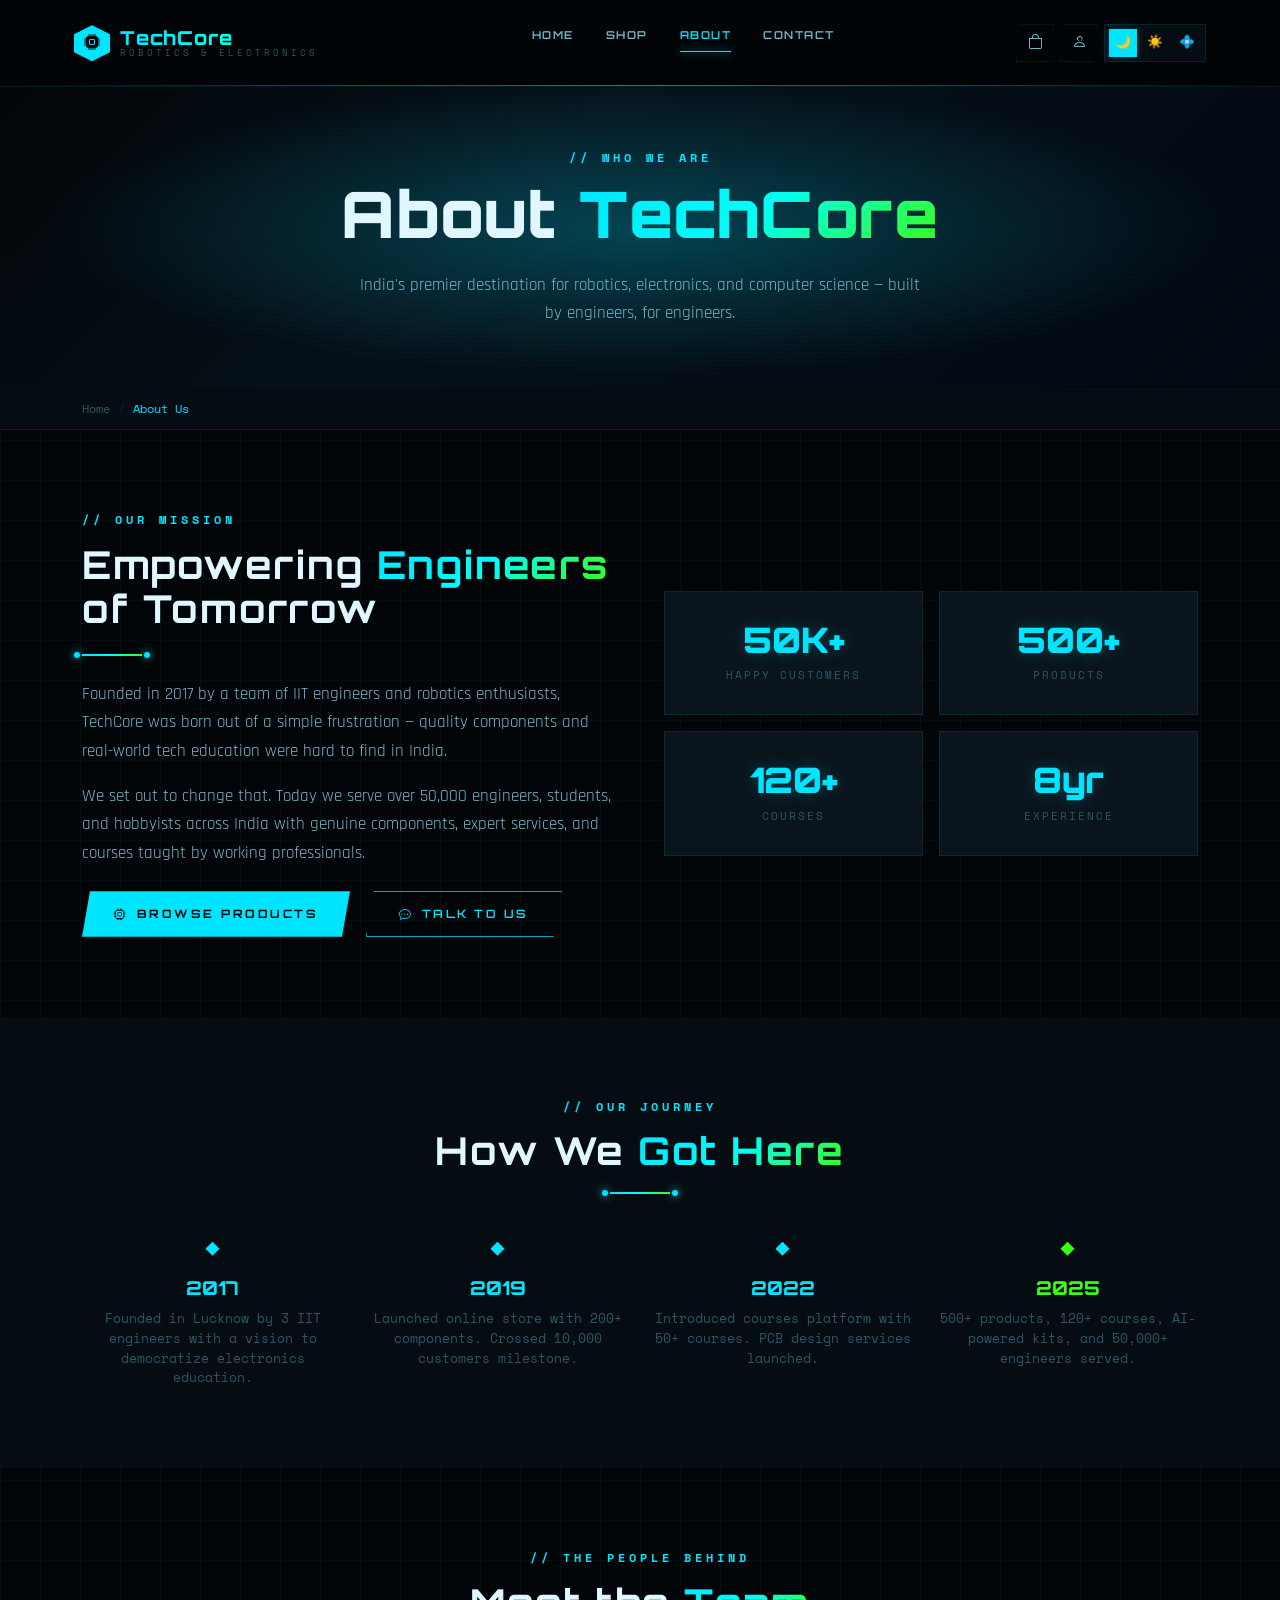
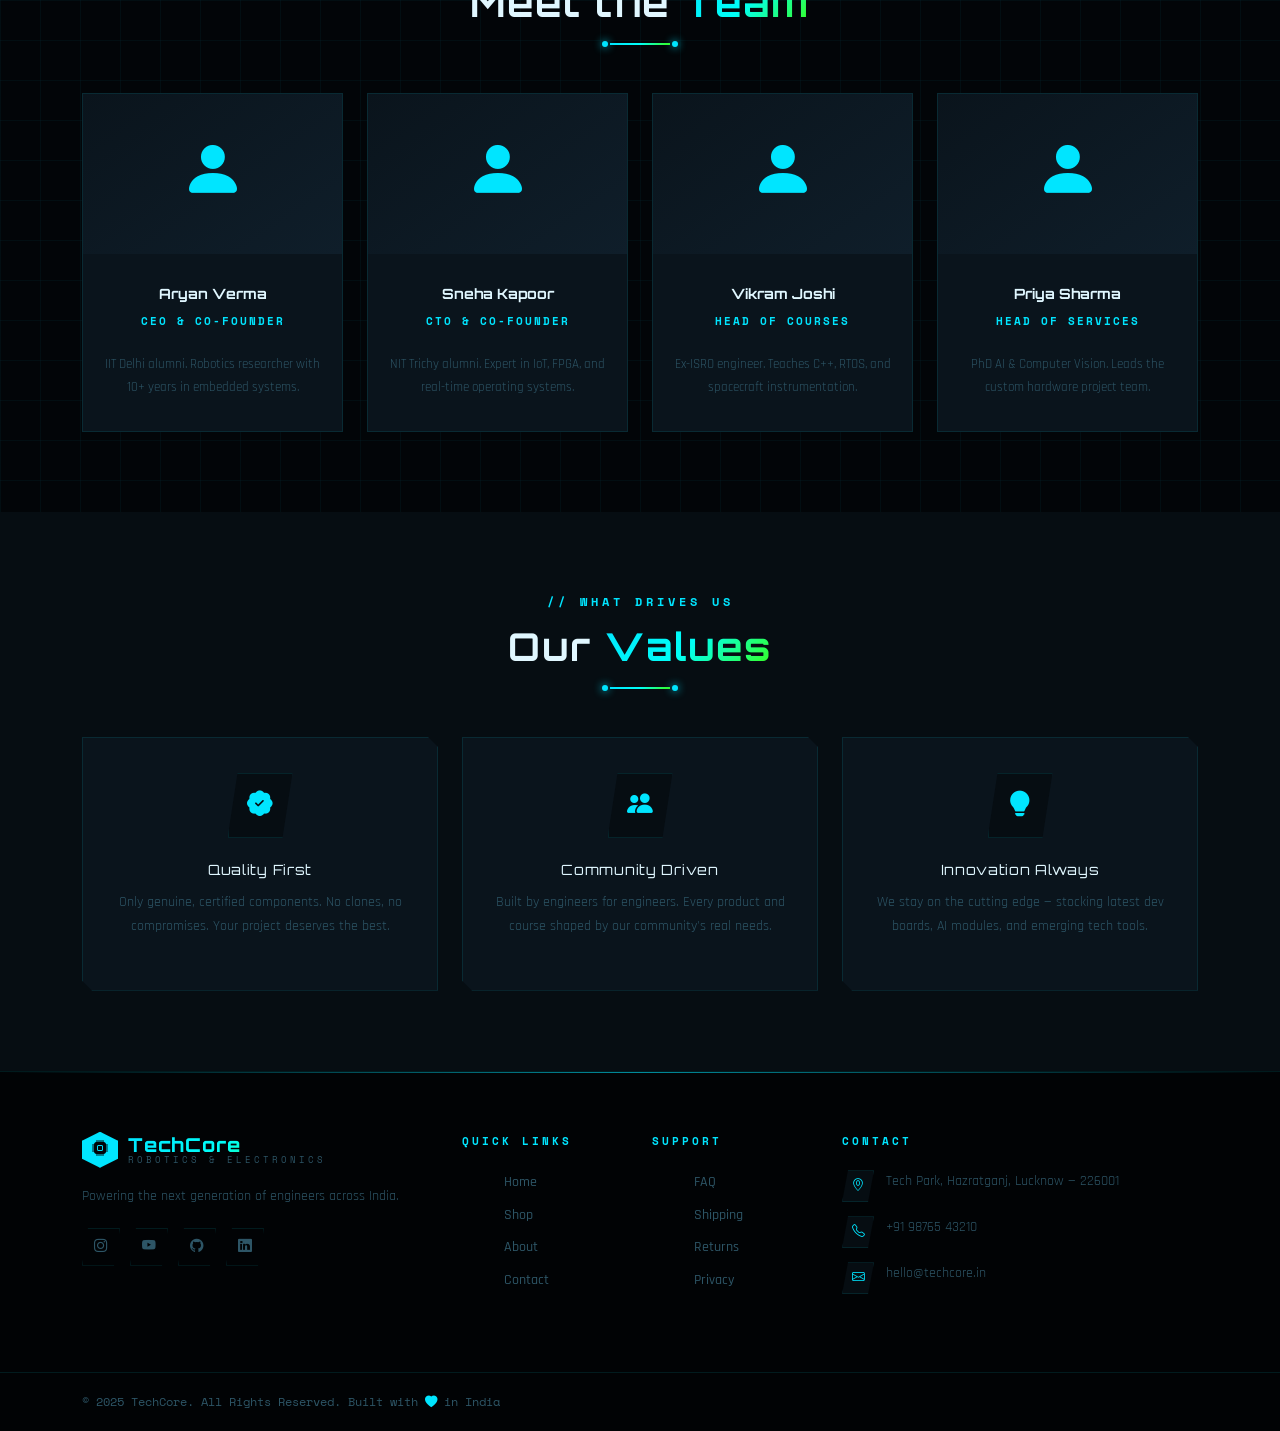
<file: about.html>
<!DOCTYPE html>
<html lang="en">
<head>
  <meta charset="UTF-8"><meta name="viewport" content="width=device-width, initial-scale=1.0">
  <title>About Us | TechCore</title>
  <link href="https://cdn.jsdelivr.net/npm/bootstrap@5.3.2/dist/css/bootstrap.min.css" rel="stylesheet">
  <link href="https://cdn.jsdelivr.net/npm/bootstrap-icons@1.11.3/font/bootstrap-icons.css" rel="stylesheet">
  <link href="https://fonts.googleapis.com/css2?family=Orbitron:wght@400;600;700;800;900&family=Space+Mono:wght@400;700&family=Rajdhani:wght@300;400;500;600;700&display=swap" rel="stylesheet">
   <link rel="stylesheet" href="./styles_robotics.css">
</head>
<body>
<div class="page-transition"></div>
<div class="toast-container-luxury" id="toast-container"></div>
<div class="mobile-nav-overlay" id="mobile-overlay"></div>
<nav class="mobile-nav" id="mobile-nav">
  <div class="mobile-nav-header">
    <div class="nav-brand"><div class="nav-brand-logo"><i class="bi bi-cpu-fill"></i></div><div><div class="nav-brand-text">TechCore</div><div class="nav-brand-tagline">Robotics &amp; Electronics</div></div></div>
    <button class="btn-ghost" id="mobile-close"><i class="bi bi-x-lg"></i></button>
  </div>
  <ul class="mobile-nav-links">
    <li><a href="index.html">Home</a></li><li><a href="products.html">Shop</a></li><li><a href="about.html">About</a></li><li><a href="contact.html">Contact</a></li><li><a href="orders.html">My Orders</a></li>
  </ul>
  <div style="margin-top:24px;padding-top:20px;border-top:1px solid var(--border-color);">
    <div class="theme-toggle" style="justify-content:center;"><button class="theme-btn" data-theme="dark">🌙</button><button class="theme-btn" data-theme="light">☀️</button><button class="theme-btn" data-theme="midnight">💠</button></div>
  </div>
</nav>
<nav class="navbar-luxury" id="mainNavbar">
  <div class="container p-1"><div class="nav-inner">
    <a href="index.html" class="nav-brand"><div class="nav-brand-logo"><i class="bi bi-cpu-fill"></i></div><div><div class="nav-brand-text">TechCore</div><div class="nav-brand-tagline">Robotics &amp; Electronics</div></div></a>
    <ul class="nav-links">
      <li><a href="index.html">Home</a></li><li><a href="products.html">Shop</a></li><li><a href="about.html" class="active">About</a></li><li><a href="contact.html">Contact</a></li>
    </ul>
    <div class="nav-actions">
      <a href="cart.html" class="nav-action-btn"><i class="bi bi-bag"></i><span class="nav-badge cart-count" style="display:none;">0</span></a>
      <div class="user-dropdown" style="position:relative;"><button class="nav-action-btn"><i class="bi bi-person"></i></button><div class="user-dropdown-menu"><a href="login.html" class="dropdown-item-custom"><i class="bi bi-box-arrow-in-right"></i> Login</a><a href="register.html" class="dropdown-item-custom"><i class="bi bi-person-plus"></i> Register</a><div class="dropdown-divider-custom"></div><a href="orders.html" class="dropdown-item-custom"><i class="bi bi-bag-check"></i> My Orders</a></div></div>
      <div class="theme-toggle theme-toggle-mobile"><button class="theme-btn" data-theme="dark">🌙</button><button class="theme-btn" data-theme="light">☀️</button><button class="theme-btn" data-theme="midnight">💠</button></div>
      <button class="mobile-menu-toggle" id="mobileMenuBtn"><span></span><span></span><span></span></button>
    </div>
  </div></div>
</nav>

<!-- HERO -->
<section style="margin-top:68px;padding:80px 0 60px;background:var(--gradient-hero);position:relative;overflow:hidden;text-align:center;">
  <div style="position:absolute;inset:0;background:radial-gradient(ellipse at center,var(--accent-glow) 0%,transparent 65%);pointer-events:none;"></div>
  <div style="position:absolute;inset:0;background:repeating-linear-gradient(0deg,transparent 0px,transparent 3px,rgba(0,229,255,0.015) 3px,rgba(0,229,255,0.015) 4px);pointer-events:none;"></div>
  <div class="container position-relative reveal">
    <div class="section-subtitle">// WHO WE ARE</div>
    <h1 class="hero-title" style="font-size:clamp(2rem,5vw,4rem);">About <span class="gold-text">TechCore</span></h1>
    <p style="max-width:560px;margin:1.5rem auto 0;font-size:1.05rem;color:var(--text-secondary);">India's premier destination for robotics, electronics, and computer science — built by engineers, for engineers.</p>
  </div>
</section>

<!-- BREADCRUMB -->
<div style="background:var(--bg-secondary);border-bottom:1px solid var(--border-color);padding:10px 0;">
  <div class="container"><nav><ol class="breadcrumb mb-0" style="font-size:0.78rem;font-family:'Space Mono',monospace;">
    <li class="breadcrumb-item"><a href="index.html" style="color:var(--text-muted);">Home</a></li>
    <li class="breadcrumb-item active" style="color:var(--accent-primary);">About Us</li>
  </ol></nav></div>
</div>

<!-- MISSION -->
<section class="section-padding">
  <div class="container">
    <div class="row g-5 align-items-center">
      <div class="col-lg-6 reveal-left">
        <div class="section-subtitle">// OUR MISSION</div>
        <h2 class="section-title">Empowering <span class="gold-text">Engineers</span><br>of Tomorrow</h2>
        <div class="section-divider" style="margin:1.5rem 0 1.5rem;"></div>
        <p>Founded in 2017 by a team of IIT engineers and robotics enthusiasts, TechCore was born out of a simple frustration — quality components and real-world tech education were hard to find in India.</p>
        <p>We set out to change that. Today we serve over 50,000 engineers, students, and hobbyists across India with genuine components, expert services, and courses taught by working professionals.</p>
        <div class="d-flex gap-3 mt-4 flex-wrap">
          <a href="products.html" class="btn-luxury"><i class="bi bi-cpu"></i> Browse Products</a>
          <a href="contact.html" class="btn-luxury-outline"><i class="bi bi-chat-dots"></i> Talk to Us</a>
        </div>
      </div>
      <div class="col-lg-6 reveal-right">
        <div style="display:grid;grid-template-columns:1fr 1fr;gap:16px;">
          <div class="stat-card"><div class="stat-number">50K+</div><div class="stat-label">Happy Customers</div></div>
          <div class="stat-card"><div class="stat-number">500+</div><div class="stat-label">Products</div></div>
          <div class="stat-card"><div class="stat-number">120+</div><div class="stat-label">Courses</div></div>
          <div class="stat-card"><div class="stat-number">8yr</div><div class="stat-label">Experience</div></div>
        </div>
      </div>
    </div>
  </div>
</section>

<!-- TIMELINE -->
<section class="section-padding" style="background:var(--bg-secondary);">
  <div class="container">
    <div class="text-center mb-5 reveal">
      <div class="section-subtitle">// OUR JOURNEY</div>
      <h2 class="section-title">How We <span class="gold-text">Got Here</span></h2>
      <div class="section-divider"></div>
    </div>
    <div class="row g-4">
      <div class="col-md-3 reveal stagger-1 text-center">
        <div style="width:14px;height:14px;background:var(--accent-primary);margin:0 auto 16px;clip-path:polygon(50% 0%,100% 50%,50% 100%,0% 50%);box-shadow:0 0 15px var(--accent-primary);"></div>
        <div class="timeline-year">2017</div>
        <div class="timeline-event">Founded in Lucknow by 3 IIT engineers with a vision to democratize electronics education.</div>
      </div>
      <div class="col-md-3 reveal stagger-2 text-center">
        <div style="width:14px;height:14px;background:var(--accent-primary);margin:0 auto 16px;clip-path:polygon(50% 0%,100% 50%,50% 100%,0% 50%);box-shadow:0 0 15px var(--accent-primary);"></div>
        <div class="timeline-year">2019</div>
        <div class="timeline-event">Launched online store with 200+ components. Crossed 10,000 customers milestone.</div>
      </div>
      <div class="col-md-3 reveal stagger-3 text-center">
        <div style="width:14px;height:14px;background:var(--accent-primary);margin:0 auto 16px;clip-path:polygon(50% 0%,100% 50%,50% 100%,0% 50%);box-shadow:0 0 15px var(--accent-primary);"></div>
        <div class="timeline-year">2022</div>
        <div class="timeline-event">Introduced courses platform with 50+ courses. PCB design services launched.</div>
      </div>
      <div class="col-md-3 reveal stagger-4 text-center">
        <div style="width:14px;height:14px;background:var(--accent-green,#39ff14);margin:0 auto 16px;clip-path:polygon(50% 0%,100% 50%,50% 100%,0% 50%);box-shadow:0 0 15px #39ff14;"></div>
        <div class="timeline-year" style="color:var(--accent-green,#39ff14);">2025</div>
        <div class="timeline-event">500+ products, 120+ courses, AI-powered kits, and 50,000+ engineers served.</div>
      </div>
    </div>
  </div>
</section>

<!-- TEAM -->
<section class="section-padding">
  <div class="container">
    <div class="text-center mb-5 reveal">
      <div class="section-subtitle">// THE PEOPLE BEHIND</div>
      <h2 class="section-title">Meet the <span class="gold-text">Team</span></h2>
      <div class="section-divider"></div>
    </div>
    <div class="row g-4">
      <div class="col-sm-6 col-md-3 reveal stagger-1"><div class="team-card"><div class="team-avatar"><i class="bi bi-person-fill"></i></div><div style="padding:16px;"><div class="team-name">Aryan Verma</div><div class="team-role">CEO &amp; Co-Founder</div><p style="font-size:0.82rem;color:var(--text-muted);margin-top:8px;">IIT Delhi alumni. Robotics researcher with 10+ years in embedded systems.</p></div></div></div>
      <div class="col-sm-6 col-md-3 reveal stagger-2"><div class="team-card"><div class="team-avatar"><i class="bi bi-person-fill"></i></div><div style="padding:16px;"><div class="team-name">Sneha Kapoor</div><div class="team-role">CTO &amp; Co-Founder</div><p style="font-size:0.82rem;color:var(--text-muted);margin-top:8px;">NIT Trichy alumni. Expert in IoT, FPGA, and real-time operating systems.</p></div></div></div>
      <div class="col-sm-6 col-md-3 reveal stagger-3"><div class="team-card"><div class="team-avatar"><i class="bi bi-person-fill"></i></div><div style="padding:16px;"><div class="team-name">Vikram Joshi</div><div class="team-role">Head of Courses</div><p style="font-size:0.82rem;color:var(--text-muted);margin-top:8px;">Ex-ISRO engineer. Teaches C++, RTOS, and spacecraft instrumentation.</p></div></div></div>
      <div class="col-sm-6 col-md-3 reveal stagger-4"><div class="team-card"><div class="team-avatar"><i class="bi bi-person-fill"></i></div><div style="padding:16px;"><div class="team-name">Priya Sharma</div><div class="team-role">Head of Services</div><p style="font-size:0.82rem;color:var(--text-muted);margin-top:8px;">PhD AI &amp; Computer Vision. Leads the custom hardware project team.</p></div></div></div>
    </div>
  </div>
</section>

<!-- VALUES -->
<section class="section-padding" style="background:var(--bg-secondary);">
  <div class="container">
    <div class="text-center mb-5 reveal"><div class="section-subtitle">// WHAT DRIVES US</div><h2 class="section-title">Our <span class="gold-text">Values</span></h2><div class="section-divider"></div></div>
    <div class="row g-4">
      <div class="col-md-4 reveal stagger-1"><div class="feature-card"><div class="feature-icon"><i class="bi bi-patch-check-fill"></i></div><div class="feature-title">Quality First</div><p class="feature-desc">Only genuine, certified components. No clones, no compromises. Your project deserves the best.</p></div></div>
      <div class="col-md-4 reveal stagger-2"><div class="feature-card"><div class="feature-icon"><i class="bi bi-people-fill"></i></div><div class="feature-title">Community Driven</div><p class="feature-desc">Built by engineers for engineers. Every product and course shaped by our community's real needs.</p></div></div>
      <div class="col-md-4 reveal stagger-3"><div class="feature-card"><div class="feature-icon"><i class="bi bi-lightbulb-fill"></i></div><div class="feature-title">Innovation Always</div><p class="feature-desc">We stay on the cutting edge — stocking latest dev boards, AI modules, and emerging tech tools.</p></div></div>
    </div>
  </div>
</section>

<!-- FOOTER -->
<footer class="footer-luxury">
  <div class="container"><div class="row g-4 pb-4">
    <div class="col-12 col-md-4 footer-brand"><div class="nav-brand mb-3"><div class="nav-brand-logo"><i class="bi bi-cpu-fill"></i></div><div><div class="nav-brand-text">TechCore</div><div class="nav-brand-tagline">Robotics &amp; Electronics</div></div></div><p>Powering the next generation of engineers across India.</p><div class="social-links"><a href="#" class="social-link"><i class="bi bi-instagram"></i></a><a href="#" class="social-link"><i class="bi bi-youtube"></i></a><a href="#" class="social-link"><i class="bi bi-github"></i></a><a href="#" class="social-link"><i class="bi bi-linkedin"></i></a></div></div>
    <div class="col-sm-6 col-md-2"><div class="footer-heading">Quick Links</div><ul class="footer-links"><li><a href="index.html">Home</a></li><li><a href="products.html">Shop</a></li><li><a href="about.html">About</a></li><li><a href="contact.html">Contact</a></li></ul></div>
    <div class="col-sm-6 col-md-2"><div class="footer-heading">Support</div><ul class="footer-links"><li><a href="#">FAQ</a></li><li><a href="#">Shipping</a></li><li><a href="#">Returns</a></li><li><a href="#">Privacy</a></li></ul></div>
    <div class="col-md-4"><div class="footer-heading">Contact</div><div class="footer-contact-item"><div class="footer-contact-icon"><i class="bi bi-geo-alt"></i></div><div class="footer-contact-text">Tech Park, Hazratganj, Lucknow — 226001</div></div><div class="footer-contact-item"><div class="footer-contact-icon"><i class="bi bi-telephone"></i></div><div class="footer-contact-text">+91 98765 43210</div></div><div class="footer-contact-item"><div class="footer-contact-icon"><i class="bi bi-envelope"></i></div><div class="footer-contact-text">hello@techcore.in</div></div></div>
  </div></div>
  <div class="footer-bottom"><div class="container"><p>© 2025 TechCore. All Rights Reserved. Built with <i class="bi bi-heart-fill" style="color:var(--accent-primary);"></i> in India</p></div></div>
</footer>
<script src="https://cdn.jsdelivr.net/npm/bootstrap@5.3.2/dist/js/bootstrap.bundle.min.js"></script>
<script src="js/main.js"></script>
</body>
</html>
</file>
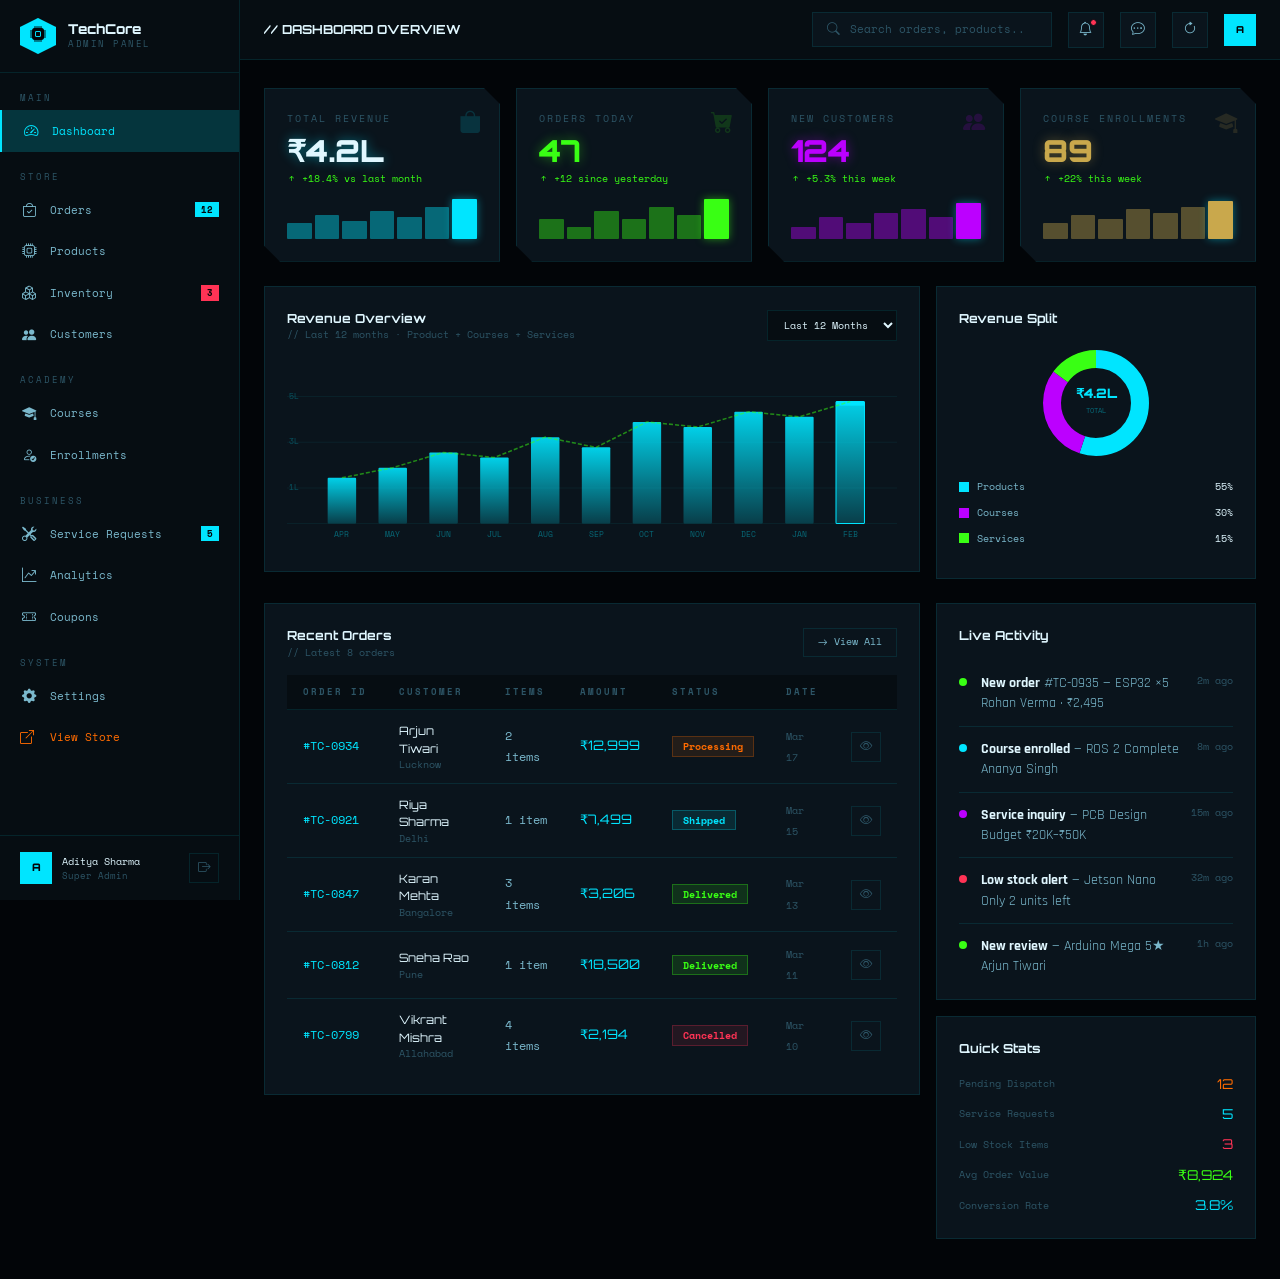
<file: admin.html>
<!DOCTYPE html>
<html lang="en">
<head>
  <meta charset="UTF-8">
  <meta name="viewport" content="width=device-width, initial-scale=1.0">
  <title>Admin Dashboard | TechCore</title>
  <link href="https://cdn.jsdelivr.net/npm/bootstrap@5.3.2/dist/css/bootstrap.min.css" rel="stylesheet">
  <link href="https://cdn.jsdelivr.net/npm/bootstrap-icons@1.11.3/font/bootstrap-icons.css" rel="stylesheet">
  <link href="https://fonts.googleapis.com/css2?family=Orbitron:wght@400;500;600;700;800;900&family=Space+Mono:ital,wght@0,400;0,700;1,400&family=Rajdhani:wght@300;400;500;600;700&display=swap" rel="stylesheet">
  <style>
    /* ════════════════════════════════════════
       ADMIN DASHBOARD — TECHCORE
       Full dark cyberpunk admin UI
    ════════════════════════════════════════ */
    :root {
      --bg: #020508;
      --bg2: #060d12;
      --bg3: #0a141c;
      --bg4: #0f1e2a;
      --accent: #00e5ff;
      --accent2: #00fff7;
      --accent-glow: rgba(0,229,255,0.18);
      --accent-glow2: rgba(0,229,255,0.45);
      --green: #39ff14;
      --orange: #ff6b00;
      --red: #ff3355;
      --purple: #bc00ff;
      --gold: #c9a84c;
      --border: rgba(0,229,255,0.1);
      --border-h: rgba(0,229,255,0.35);
      --text: #e0f7ff;
      --text2: #7ab8cc;
      --text3: #2d5566;
      --sidebar-w: 240px;
      --topbar-h: 60px;
      --font-head: 'Orbitron', monospace;
      --font-mono: 'Space Mono', monospace;
      --font-body: 'Rajdhani', sans-serif;
    }
    *, *::before, *::after { box-sizing: border-box; margin: 0; padding: 0; }
    body { background: var(--bg); color: var(--text); font-family: var(--font-body); display: flex; min-height: 100vh; overflow-x: hidden; }

    /* ── SIDEBAR ── */
    .sidebar {
      width: var(--sidebar-w); flex-shrink: 0;
      background: var(--bg2); border-right: 1px solid var(--border);
      display: flex; flex-direction: column;
      position: fixed; top: 0; left: 0; bottom: 0; z-index: 200;
      transition: transform 0.3s ease;
    }
    .sidebar-brand {
      display: flex; align-items: center; gap: 12px;
      padding: 18px 20px; border-bottom: 1px solid var(--border);
    }
    .sidebar-brand-icon {
      width: 36px; height: 36px;
      background: var(--accent); color: var(--bg);
      display: flex; align-items: center; justify-content: center;
      font-size: 1rem; clip-path: polygon(50% 0%,100% 25%,100% 75%,50% 100%,0% 75%,0% 25%);
      box-shadow: 0 0 15px var(--accent-glow2); flex-shrink: 0;
    }
    .sidebar-brand-text { font-family: var(--font-head); font-size: 0.85rem; font-weight: 800; color: var(--text); line-height: 1.1; }
    .sidebar-brand-sub { font-family: var(--font-mono); font-size: 0.55rem; color: var(--text3); letter-spacing: 1.5px; }

    .sidebar-section-label {
      font-family: var(--font-mono); font-size: 0.55rem; color: var(--text3);
      letter-spacing: 2px; text-transform: uppercase; padding: 18px 20px 6px;
    }
    .nav-item-admin {
      display: flex; align-items: center; gap: 12px;
      padding: 10px 20px; cursor: pointer; border: none; background: transparent;
      width: 100%; font-family: var(--font-mono); font-size: 0.68rem; color: var(--text2);
      transition: all 0.2s ease; text-decoration: none; position: relative;
    }
    .nav-item-admin:hover { color: var(--accent); background: var(--accent-glow); }
    .nav-item-admin.active {
      color: var(--accent); background: var(--accent-glow);
      border-left: 2px solid var(--accent);
    }
    .nav-item-admin i { font-size: 0.9rem; width: 18px; flex-shrink: 0; }
    .nav-badge-admin {
      margin-left: auto; background: var(--accent); color: var(--bg);
      font-size: 0.55rem; font-weight: 900; padding: 1px 6px;
      font-family: var(--font-mono);
    }
    .sidebar-user {
      margin-top: auto; padding: 16px 20px;
      border-top: 1px solid var(--border);
      display: flex; align-items: center; gap: 10px;
    }
    .sidebar-avatar {
      width: 32px; height: 32px; background: var(--accent);
      clip-path: polygon(10px 0%,100% 0%,calc(100%-10px) 100%,0% 100%);
      display: flex; align-items: center; justify-content: center;
      font-family: var(--font-head); font-size: 0.65rem; color: var(--bg); font-weight: 900; flex-shrink: 0;
    }
    .sidebar-username { font-family: var(--font-mono); font-size: 0.65rem; color: var(--text); }
    .sidebar-role { font-family: var(--font-mono); font-size: 0.55rem; color: var(--text3); }

    /* ── TOPBAR ── */
    .topbar {
      position: fixed; top: 0; left: var(--sidebar-w); right: 0; height: var(--topbar-h);
      background: var(--bg2); border-bottom: 1px solid var(--border);
      display: flex; align-items: center; gap: 16px; padding: 0 24px; z-index: 100;
    }
    .topbar-title { font-family: var(--font-head); font-size: 0.78rem; color: var(--text); font-weight: 700; flex: 1; }
    .topbar-search {
      display: flex; align-items: center; gap: 0;
      background: var(--bg3); border: 1px solid var(--border); padding: 0 14px;
      width: 240px;
    }
    .topbar-search input {
      background: transparent; border: none; outline: none;
      font-family: var(--font-mono); font-size: 0.7rem; color: var(--text);
      padding: 8px 10px; width: 100%;
    }
    .topbar-search input::placeholder { color: var(--text3); }
    .topbar-search i { color: var(--text3); font-size: 0.8rem; }
    .topbar-btn {
      width: 36px; height: 36px; background: var(--bg3); border: 1px solid var(--border);
      color: var(--text2); cursor: pointer; display: flex; align-items: center;
      justify-content: center; font-size: 0.85rem; transition: all 0.2s; position: relative;
      flex-shrink: 0;
    }
    .topbar-btn:hover { border-color: var(--accent); color: var(--accent); }
    .topbar-notif-dot {
      position: absolute; top: 6px; right: 6px; width: 7px; height: 7px;
      background: var(--red); border-radius: 50%; border: 1.5px solid var(--bg2);
    }

    /* ── MAIN ── */
    .main-wrap { margin-left: var(--sidebar-w); margin-top: var(--topbar-h); flex: 1; padding: 28px 24px 40px; min-height: calc(100vh - var(--topbar-h)); }

    /* ── KPI CARDS ── */
    .kpi-card {
      background: var(--bg3); border: 1px solid var(--border); padding: 22px;
      transition: all 0.25s; position: relative; overflow: hidden;
      clip-path: polygon(0 0,calc(100% - 16px) 0,100% 16px,100% 100%,16px 100%,0 calc(100% - 16px));
    }
    .kpi-card::after { content:''; position:absolute; top:0; left:0; right:0; height:2px; background:linear-gradient(90deg,transparent,var(--accent),transparent); opacity:0; transition:opacity 0.3s; }
    .kpi-card:hover { border-color: var(--border-h); box-shadow: 0 0 30px var(--accent-glow); transform: translateY(-2px); }
    .kpi-card:hover::after { opacity: 1; }
    .kpi-label { font-family: var(--font-mono); font-size: 0.6rem; color: var(--text3); letter-spacing: 2px; text-transform: uppercase; margin-bottom: 10px; }
    .kpi-value { font-family: var(--font-head); font-size: 1.9rem; font-weight: 900; color: var(--text); line-height: 1; text-shadow: 0 0 12px var(--accent-glow2); }
    .kpi-icon { position: absolute; right: 18px; top: 18px; font-size: 1.4rem; opacity: 0.15; }
    .kpi-delta { font-family: var(--font-mono); font-size: 0.62rem; margin-top: 6px; display: flex; align-items: center; gap: 5px; }
    .delta-up { color: var(--green); }
    .delta-down { color: var(--red); }

    /* ── SECTION HEADER ── */
    .section-hd { display: flex; align-items: center; justify-content: space-between; margin-bottom: 16px; flex-wrap: wrap; gap: 8px; }
    .section-hd-title { font-family: var(--font-head); font-size: 0.78rem; color: var(--text); font-weight: 700; }
    .section-hd-sub { font-family: var(--font-mono); font-size: 0.6rem; color: var(--text3); }

    /* ── TABLE ── */
    .admin-table { width: 100%; border-collapse: collapse; }
    .admin-table th {
      font-family: var(--font-mono); font-size: 0.58rem; color: var(--text3);
      letter-spacing: 2px; text-transform: uppercase; padding: 10px 16px;
      background: var(--bg2); border-bottom: 1px solid var(--border); text-align: left; white-space: nowrap;
    }
    .admin-table td { padding: 12px 16px; border-bottom: 1px solid var(--border); font-size: 0.88rem; color: var(--text2); vertical-align: middle; }
    .admin-table tr:last-child td { border-bottom: none; }
    .admin-table tr:hover td { background: var(--bg4); color: var(--text); }
    .admin-table .product-thumb { width: 36px; height: 36px; background: var(--bg2); border: 1px solid var(--border); overflow: hidden; flex-shrink: 0; }
    .admin-table .product-thumb img { width: 100%; height: 100%; object-fit: cover; filter: hue-rotate(180deg); }
    .tbl-name { font-family: var(--font-head); font-size: 0.72rem; color: var(--text); }
    .tbl-sub { font-family: var(--font-mono); font-size: 0.6rem; color: var(--text3); }

    /* ── STATUS BADGES ── */
    .status-pill {
      display: inline-flex; align-items: center; gap: 5px;
      padding: 2px 10px; font-family: var(--font-mono); font-size: 0.6rem; font-weight: 700; white-space: nowrap;
    }
    .s-delivered { background: rgba(57,255,20,0.12); color: var(--green); border: 1px solid rgba(57,255,20,0.3); }
    .s-shipped { background: rgba(0,229,255,0.1); color: var(--accent); border: 1px solid rgba(0,229,255,0.25); }
    .s-processing { background: rgba(255,107,0,0.1); color: var(--orange); border: 1px solid rgba(255,107,0,0.25); }
    .s-cancelled { background: rgba(255,51,85,0.1); color: var(--red); border: 1px solid rgba(255,51,85,0.25); }
    .s-active { background: rgba(57,255,20,0.12); color: var(--green); border: 1px solid rgba(57,255,20,0.3); }
    .s-draft { background: rgba(45,85,102,0.3); color: var(--text3); border: 1px solid var(--border); }
    .s-low { background: rgba(255,51,85,0.1); color: var(--red); border: 1px solid rgba(255,51,85,0.25); }

    /* ── MINI CHART BAR ── */
    .mini-chart { display: flex; align-items: flex-end; gap: 3px; height: 40px; }
    .mc-bar { flex: 1; background: var(--accent); opacity: 0.4; transition: opacity 0.2s; min-width: 6px; border-radius: 1px; }
    .mc-bar:hover { opacity: 1; }
    .mc-bar.highlight { background: var(--accent); opacity: 1; box-shadow: 0 0 8px var(--accent-glow2); }

    /* ── CARD BASE ── */
    .admin-card { background: var(--bg3); border: 1px solid var(--border); padding: 22px; }
    .admin-card-sm { background: var(--bg3); border: 1px solid var(--border); padding: 16px; }

    /* ── ACTIVITY FEED ── */
    .activity-item { display: flex; gap: 14px; align-items: flex-start; padding: 12px 0; border-bottom: 1px solid var(--border); }
    .activity-item:last-child { border-bottom: none; padding-bottom: 0; }
    .activity-dot { width: 8px; height: 8px; border-radius: 50%; flex-shrink: 0; margin-top: 5px; }
    .activity-msg { font-size: 0.85rem; color: var(--text2); line-height: 1.5; }
    .activity-msg strong { color: var(--text); }
    .activity-time { font-family: var(--font-mono); font-size: 0.6rem; color: var(--text3); white-space: nowrap; margin-left: auto; flex-shrink: 0; }

    /* ── BTN ── */
    .btn-admin { display: inline-flex; align-items: center; gap: 6px; padding: 7px 16px; background: var(--accent); border: none; color: var(--bg); font-family: var(--font-mono); font-size: 0.62rem; font-weight: 700; letter-spacing: 1px; cursor: pointer; transition: all 0.2s; clip-path: polygon(6px 0%,100% 0%,calc(100% - 6px) 100%,0% 100%); }
    .btn-admin:hover { background: var(--accent2); box-shadow: 0 0 12px var(--accent-glow2); }
    .btn-admin-ghost { display: inline-flex; align-items: center; gap: 6px; padding: 6px 14px; background: transparent; border: 1px solid var(--border); color: var(--text2); font-family: var(--font-mono); font-size: 0.62rem; cursor: pointer; transition: all 0.2s; }
    .btn-admin-ghost:hover { border-color: var(--accent); color: var(--accent); }
    .btn-icon-admin { width: 30px; height: 30px; background: transparent; border: 1px solid var(--border); color: var(--text3); cursor: pointer; display: flex; align-items: center; justify-content: center; font-size: 0.78rem; transition: all 0.2s; }
    .btn-icon-admin:hover { border-color: var(--accent); color: var(--accent); }
    .btn-icon-admin.red:hover { border-color: var(--red); color: var(--red); }

    /* ── PROGRESS RING ── */
    .prog-ring { position: relative; display: inline-flex; align-items: center; justify-content: center; }
    .prog-ring svg { transform: rotate(-90deg); }
    .prog-ring-val { position: absolute; font-family: var(--font-head); font-size: 0.9rem; font-weight: 900; color: var(--accent); }

    /* ── DONUT CHART ── */
    .donut-legend-item { display: flex; align-items: center; gap: 8px; margin-bottom: 10px; }
    .donut-dot { width: 10px; height: 10px; flex-shrink: 0; }
    .donut-label { font-family: var(--font-mono); font-size: 0.65rem; color: var(--text2); }
    .donut-pct { font-family: var(--font-mono); font-size: 0.65rem; color: var(--text); margin-left: auto; }

    /* ── STOCK BAR ── */
    .stock-bar { height: 4px; background: var(--border); margin-top: 6px; overflow: hidden; }
    .stock-fill { height: 100%; transition: width 0.5s ease; }

    /* ── SCROLLBAR ── */
    ::-webkit-scrollbar { width: 4px; height: 4px; }
    ::-webkit-scrollbar-track { background: var(--bg2); }
    ::-webkit-scrollbar-thumb { background: var(--border-h); }

    /* ── MOBILE SIDEBAR TOGGLE ── */
    .sidebar-toggle { display: none; position: fixed; bottom: 24px; left: 24px; z-index: 300; width: 44px; height: 44px; background: var(--accent); border: none; color: var(--bg); cursor: pointer; font-size: 1.1rem; box-shadow: 0 0 20px var(--accent-glow2); clip-path: polygon(6px 0%,100% 0%,calc(100%-6px) 100%,0% 100%); align-items: center; justify-content: center; }

    .page-section { display: none; }
    .page-section.active-section { display: block; }

    .input-admin { width: 100%; padding: 9px 14px; background: var(--bg2); border: 1px solid var(--border); color: var(--text); font-family: var(--font-mono); font-size: 0.72rem; outline: none; }
    .input-admin:focus { border-color: var(--accent); box-shadow: 0 0 0 2px var(--accent-glow); }
    .input-admin::placeholder { color: var(--text3); }

    @media(max-width:991px) {
      .sidebar { transform: translateX(-100%); }
      .sidebar.open { transform: translateX(0); }
      .main-wrap { margin-left: 0; }
      .topbar { left: 0; }
      .sidebar-toggle { display: flex; }
      .topbar-search { width: 160px; }
    }
    @media(max-width:576px) {
      .main-wrap { padding: 18px 14px 40px; }
      .topbar { padding: 0 14px; gap: 10px; }
      .topbar-search { display: none; }
    }
  </style>
</head>
<body>

<!-- ═══════════ SIDEBAR ═══════════ -->
<aside class="sidebar" id="sidebar">
  <div class="sidebar-brand">
    <div class="sidebar-brand-icon"><i class="bi bi-cpu-fill"></i></div>
    <div>
      <div class="sidebar-brand-text">TechCore</div>
      <div class="sidebar-brand-sub">ADMIN PANEL</div>
    </div>
  </div>

  <div class="sidebar-section-label">Main</div>
  <button class="nav-item-admin active" onclick="showPage('dashboard',this)"><i class="bi bi-speedometer2"></i> Dashboard</button>

  <div class="sidebar-section-label">Store</div>
  <button class="nav-item-admin" onclick="showPage('orders',this)"><i class="bi bi-bag-check"></i> Orders <span class="nav-badge-admin">12</span></button>
  <button class="nav-item-admin" onclick="showPage('products',this)"><i class="bi bi-cpu"></i> Products</button>
  <button class="nav-item-admin" onclick="showPage('inventory',this)"><i class="bi bi-boxes"></i> Inventory <span class="nav-badge-admin" style="background:var(--red);">3</span></button>
  <button class="nav-item-admin" onclick="showPage('customers',this)"><i class="bi bi-people-fill"></i> Customers</button>

  <div class="sidebar-section-label">Academy</div>
  <button class="nav-item-admin" onclick="showPage('courses-admin',this)"><i class="bi bi-mortarboard-fill"></i> Courses</button>
  <button class="nav-item-admin" onclick="showPage('enrollments',this)"><i class="bi bi-person-check"></i> Enrollments</button>

  <div class="sidebar-section-label">Business</div>
  <button class="nav-item-admin" onclick="showPage('services-admin',this)"><i class="bi bi-tools"></i> Service Requests <span class="nav-badge-admin">5</span></button>
  <button class="nav-item-admin" onclick="showPage('analytics',this)"><i class="bi bi-graph-up-arrow"></i> Analytics</button>
  <button class="nav-item-admin" onclick="showPage('coupons',this)"><i class="bi bi-ticket-perforated"></i> Coupons</button>

  <div class="sidebar-section-label">System</div>
  <button class="nav-item-admin" onclick="showPage('settings',this)"><i class="bi bi-gear-fill"></i> Settings</button>
  <a href="index.html" class="nav-item-admin" style="color:var(--orange);"><i class="bi bi-box-arrow-up-right"></i> View Store</a>

  <div class="sidebar-user">
    <div class="sidebar-avatar">A</div>
    <div>
      <div class="sidebar-username">Aditya Sharma</div>
      <div class="sidebar-role">Super Admin</div>
    </div>
    <button class="btn-icon-admin" style="margin-left:auto;" title="Logout" onclick="if(confirm('Logout?'))window.location='login.html'"><i class="bi bi-box-arrow-right"></i></button>
  </div>
</aside>

<!-- ═══════════ TOPBAR ═══════════ -->
<div class="topbar">
  <div class="topbar-title" id="topbarTitle">// DASHBOARD OVERVIEW</div>
  <div class="topbar-search">
    <i class="bi bi-search"></i>
    <input type="text" placeholder="Search orders, products...">
  </div>
  <button class="topbar-btn" title="Notifications"><i class="bi bi-bell"></i><div class="topbar-notif-dot"></div></button>
  <button class="topbar-btn" title="Messages"><i class="bi bi-chat-dots"></i></button>
  <button class="topbar-btn" title="Refresh" onclick="showToast('Data refreshed','success')"><i class="bi bi-arrow-clockwise"></i></button>
  <div style="width:32px;height:32px;background:var(--accent);clip-path:polygon(8px 0%,100% 0%,calc(100%-8px) 100%,0% 100%);display:flex;align-items:center;justify-content:center;font-family:var(--font-head);font-size:0.6rem;color:var(--bg);font-weight:900;cursor:pointer;">A</div>
</div>

<!-- ═══════════ MAIN CONTENT ═══════════ -->
<main class="main-wrap">

  <!-- ══ DASHBOARD ══ -->
  <div class="page-section active-section" id="pg-dashboard">

    <!-- KPI Cards -->
    <div class="row g-3 mb-4">
      <div class="col-6 col-lg-3">
        <div class="kpi-card">
          <i class="bi bi-bag-fill kpi-icon" style="color:var(--accent);"></i>
          <div class="kpi-label">Total Revenue</div>
          <div class="kpi-value">₹4.2L</div>
          <div class="kpi-delta delta-up"><i class="bi bi-arrow-up-short"></i>+18.4% vs last month</div>
          <div class="mini-chart" style="margin-top:12px;">
            <div class="mc-bar" style="height:40%"></div><div class="mc-bar" style="height:60%"></div><div class="mc-bar" style="height:45%"></div><div class="mc-bar" style="height:70%"></div><div class="mc-bar" style="height:55%"></div><div class="mc-bar" style="height:80%"></div><div class="mc-bar highlight" style="height:100%"></div>
          </div>
        </div>
      </div>
      <div class="col-6 col-lg-3">
        <div class="kpi-card">
          <i class="bi bi-cart-check-fill kpi-icon" style="color:var(--green);"></i>
          <div class="kpi-label">Orders Today</div>
          <div class="kpi-value" style="color:var(--green);text-shadow:0 0 12px rgba(57,255,20,0.4);">47</div>
          <div class="kpi-delta delta-up"><i class="bi bi-arrow-up-short"></i>+12 since yesterday</div>
          <div class="mini-chart" style="margin-top:12px;">
            <div class="mc-bar" style="height:50%;background:var(--green);"></div><div class="mc-bar" style="height:30%;background:var(--green);"></div><div class="mc-bar" style="height:70%;background:var(--green);"></div><div class="mc-bar" style="height:50%;background:var(--green);"></div><div class="mc-bar" style="height:80%;background:var(--green);"></div><div class="mc-bar" style="height:60%;background:var(--green);"></div><div class="mc-bar highlight" style="height:100%;background:var(--green);box-shadow:0 0 8px rgba(57,255,20,0.5);"></div>
          </div>
        </div>
      </div>
      <div class="col-6 col-lg-3">
        <div class="kpi-card">
          <i class="bi bi-people-fill kpi-icon" style="color:var(--purple);"></i>
          <div class="kpi-label">New Customers</div>
          <div class="kpi-value" style="color:var(--purple);text-shadow:0 0 12px rgba(188,0,255,0.4);">124</div>
          <div class="kpi-delta delta-up"><i class="bi bi-arrow-up-short"></i>+5.3% this week</div>
          <div class="mini-chart" style="margin-top:12px;">
            <div class="mc-bar" style="height:30%;background:var(--purple);"></div><div class="mc-bar" style="height:55%;background:var(--purple);"></div><div class="mc-bar" style="height:40%;background:var(--purple);"></div><div class="mc-bar" style="height:65%;background:var(--purple);"></div><div class="mc-bar" style="height:75%;background:var(--purple);"></div><div class="mc-bar" style="height:55%;background:var(--purple);"></div><div class="mc-bar highlight" style="height:90%;background:var(--purple);"></div>
          </div>
        </div>
      </div>
      <div class="col-6 col-lg-3">
        <div class="kpi-card">
          <i class="bi bi-mortarboard-fill kpi-icon" style="color:var(--gold);"></i>
          <div class="kpi-label">Course Enrollments</div>
          <div class="kpi-value" style="color:var(--gold);text-shadow:0 0 12px rgba(201,168,76,0.4);">89</div>
          <div class="kpi-delta delta-up"><i class="bi bi-arrow-up-short"></i>+22% this week</div>
          <div class="mini-chart" style="margin-top:12px;">
            <div class="mc-bar" style="height:40%;background:var(--gold);"></div><div class="mc-bar" style="height:60%;background:var(--gold);"></div><div class="mc-bar" style="height:50%;background:var(--gold);"></div><div class="mc-bar" style="height:75%;background:var(--gold);"></div><div class="mc-bar" style="height:65%;background:var(--gold);"></div><div class="mc-bar" style="height:80%;background:var(--gold);"></div><div class="mc-bar highlight" style="height:95%;background:var(--gold);"></div>
          </div>
        </div>
      </div>
    </div>

    <div class="row g-3 mb-4">
      <!-- Revenue Chart -->
      <div class="col-lg-8">
        <div class="admin-card">
          <div class="section-hd">
            <div><div class="section-hd-title">Revenue Overview</div><div class="section-hd-sub">// Last 12 months · Product + Courses + Services</div></div>
            <select class="input-admin" style="width:auto;padding:6px 12px;font-size:0.62rem;">
              <option>Last 12 Months</option><option>Last 6 Months</option><option>This Year</option>
            </select>
          </div>
          <!-- SVG Bar Chart -->
          <svg viewBox="0 0 600 180" xmlns="http://www.w3.org/2000/svg" style="width:100%;margin-top:8px;">
            <defs><linearGradient id="barGrad" x1="0" y1="0" x2="0" y2="1"><stop offset="0%" stop-color="#00e5ff" stop-opacity="0.9"/><stop offset="100%" stop-color="#00e5ff" stop-opacity="0.2"/></linearGradient></defs>
            <!-- Grid lines -->
            <line x1="0" y1="30" x2="600" y2="30" stroke="rgba(0,229,255,0.06)" stroke-width="1"/>
            <line x1="0" y1="75" x2="600" y2="75" stroke="rgba(0,229,255,0.06)" stroke-width="1"/>
            <line x1="0" y1="120" x2="600" y2="120" stroke="rgba(0,229,255,0.06)" stroke-width="1"/>
            <line x1="0" y1="155" x2="600" y2="155" stroke="rgba(0,229,255,0.06)" stroke-width="1"/>
            <!-- Y labels -->
            <text x="2" y="32" fill="rgba(0,229,255,0.3)" font-family="Space Mono" font-size="8">5L</text>
            <text x="2" y="77" fill="rgba(0,229,255,0.3)" font-family="Space Mono" font-size="8">3L</text>
            <text x="2" y="122" fill="rgba(0,229,255,0.3)" font-family="Space Mono" font-size="8">1L</text>
            <!-- Bars -->
            <rect x="40" y="110" width="28" height="45" fill="url(#barGrad)" rx="1"/><text x="54" y="168" fill="rgba(0,229,255,0.4)" font-size="8" font-family="Space Mono" text-anchor="middle">APR</text>
            <rect x="90" y="100" width="28" height="55" fill="url(#barGrad)" rx="1"/><text x="104" y="168" fill="rgba(0,229,255,0.4)" font-size="8" font-family="Space Mono" text-anchor="middle">MAY</text>
            <rect x="140" y="85" width="28" height="70" fill="url(#barGrad)" rx="1"/><text x="154" y="168" fill="rgba(0,229,255,0.4)" font-size="8" font-family="Space Mono" text-anchor="middle">JUN</text>
            <rect x="190" y="90" width="28" height="65" fill="url(#barGrad)" rx="1"/><text x="204" y="168" fill="rgba(0,229,255,0.4)" font-size="8" font-family="Space Mono" text-anchor="middle">JUL</text>
            <rect x="240" y="70" width="28" height="85" fill="url(#barGrad)" rx="1"/><text x="254" y="168" fill="rgba(0,229,255,0.4)" font-size="8" font-family="Space Mono" text-anchor="middle">AUG</text>
            <rect x="290" y="80" width="28" height="75" fill="url(#barGrad)" rx="1"/><text x="304" y="168" fill="rgba(0,229,255,0.4)" font-size="8" font-family="Space Mono" text-anchor="middle">SEP</text>
            <rect x="340" y="55" width="28" height="100" fill="url(#barGrad)" rx="1"/><text x="354" y="168" fill="rgba(0,229,255,0.4)" font-size="8" font-family="Space Mono" text-anchor="middle">OCT</text>
            <rect x="390" y="60" width="28" height="95" fill="url(#barGrad)" rx="1"/><text x="404" y="168" fill="rgba(0,229,255,0.4)" font-size="8" font-family="Space Mono" text-anchor="middle">NOV</text>
            <rect x="440" y="45" width="28" height="110" fill="url(#barGrad)" rx="1"/><text x="454" y="168" fill="rgba(0,229,255,0.4)" font-size="8" font-family="Space Mono" text-anchor="middle">DEC</text>
            <rect x="490" y="50" width="28" height="105" fill="url(#barGrad)" rx="1"/><text x="504" y="168" fill="rgba(0,229,255,0.4)" font-size="8" font-family="Space Mono" text-anchor="middle">JAN</text>
            <rect x="540" y="35" width="28" height="120" fill="url(#barGrad)" rx="1"/><text x="554" y="168" fill="rgba(0,229,255,0.4)" font-size="8" font-family="Space Mono" text-anchor="middle">FEB</text>
            <!-- Latest month highlight -->
            <rect x="540" y="35" width="28" height="120" fill="none" stroke="#00e5ff" stroke-width="1" rx="1"/>
            <rect x="540" y="35" width="28" height="4" fill="#00e5ff"/>
            <!-- Trend line -->
            <polyline points="54,110 104,100 154,85 204,90 254,70 304,80 354,55 404,60 454,45 504,50 554,35" fill="none" stroke="rgba(57,255,20,0.5)" stroke-width="1.5" stroke-dasharray="4 2"/>
          </svg>
        </div>
      </div>
      <!-- Revenue Breakdown Donut -->
      <div class="col-lg-4">
        <div class="admin-card" style="height:100%;">
          <div class="section-hd"><div class="section-hd-title">Revenue Split</div></div>
          <div style="display:flex;justify-content:center;margin:16px 0;">
            <svg viewBox="0 0 120 120" width="120" height="120">
              <circle cx="60" cy="60" r="44" fill="none" stroke="var(--bg2)" stroke-width="18"/>
              <!-- Products 55% -->
              <circle cx="60" cy="60" r="44" fill="none" stroke="#00e5ff" stroke-width="18" stroke-dasharray="152 124" stroke-dashoffset="0" transform="rotate(-90 60 60)"/>
              <!-- Courses 30% -->
              <circle cx="60" cy="60" r="44" fill="none" stroke="#bc00ff" stroke-width="18" stroke-dasharray="83 193" stroke-dashoffset="-152" transform="rotate(-90 60 60)"/>
              <!-- Services 15% -->
              <circle cx="60" cy="60" r="44" fill="none" stroke="#39ff14" stroke-width="18" stroke-dasharray="41 235" stroke-dashoffset="-235" transform="rotate(-90 60 60)"/>
              <text x="60" y="55" text-anchor="middle" fill="#00e5ff" font-family="Orbitron,monospace" font-size="13" font-weight="900">₹4.2L</text>
              <text x="60" y="70" text-anchor="middle" fill="rgba(0,229,255,0.4)" font-family="Space Mono,monospace" font-size="7">TOTAL</text>
            </svg>
          </div>
          <div>
            <div class="donut-legend-item"><div class="donut-dot" style="background:#00e5ff;"></div><div class="donut-label">Products</div><div class="donut-pct">55%</div></div>
            <div class="donut-legend-item"><div class="donut-dot" style="background:#bc00ff;"></div><div class="donut-label">Courses</div><div class="donut-pct">30%</div></div>
            <div class="donut-legend-item"><div class="donut-dot" style="background:#39ff14;"></div><div class="donut-label">Services</div><div class="donut-pct">15%</div></div>
          </div>
        </div>
      </div>
    </div>

    <div class="row g-3">
      <!-- Recent Orders -->
      <div class="col-lg-8">
        <div class="admin-card">
          <div class="section-hd">
            <div><div class="section-hd-title">Recent Orders</div><div class="section-hd-sub">// Latest 8 orders</div></div>
            <button class="btn-admin-ghost" onclick="showPage('orders',document.querySelector('[onclick*=orders]'))"><i class="bi bi-arrow-right"></i> View All</button>
          </div>
          <div style="overflow-x:auto;">
            <table class="admin-table">
              <thead><tr><th>Order ID</th><th>Customer</th><th>Items</th><th>Amount</th><th>Status</th><th>Date</th><th></th></tr></thead>
              <tbody>
                <tr><td><span style="font-family:var(--font-mono);color:var(--accent);font-size:0.72rem;">#TC-0934</span></td><td><div class="tbl-name">Arjun Tiwari</div><div class="tbl-sub">Lucknow</div></td><td><span style="font-family:var(--font-mono);font-size:0.72rem;">2 items</span></td><td><span style="font-family:var(--font-head);color:var(--accent);font-size:0.82rem;">₹12,999</span></td><td><span class="status-pill s-processing">Processing</span></td><td><span style="font-family:var(--font-mono);font-size:0.6rem;color:var(--text3);">Mar 17</span></td><td><div style="display:flex;gap:4px;"><button class="btn-icon-admin"><i class="bi bi-eye"></i></button></div></td></tr>
                <tr><td><span style="font-family:var(--font-mono);color:var(--accent);font-size:0.72rem;">#TC-0921</span></td><td><div class="tbl-name">Riya Sharma</div><div class="tbl-sub">Delhi</div></td><td><span style="font-family:var(--font-mono);font-size:0.72rem;">1 item</span></td><td><span style="font-family:var(--font-head);color:var(--accent);font-size:0.82rem;">₹7,499</span></td><td><span class="status-pill s-shipped">Shipped</span></td><td><span style="font-family:var(--font-mono);font-size:0.6rem;color:var(--text3);">Mar 15</span></td><td><div style="display:flex;gap:4px;"><button class="btn-icon-admin"><i class="bi bi-eye"></i></button></div></td></tr>
                <tr><td><span style="font-family:var(--font-mono);color:var(--accent);font-size:0.72rem;">#TC-0847</span></td><td><div class="tbl-name">Karan Mehta</div><div class="tbl-sub">Bangalore</div></td><td><span style="font-family:var(--font-mono);font-size:0.72rem;">3 items</span></td><td><span style="font-family:var(--font-head);color:var(--accent);font-size:0.82rem;">₹3,206</span></td><td><span class="status-pill s-delivered">Delivered</span></td><td><span style="font-family:var(--font-mono);font-size:0.6rem;color:var(--text3);">Mar 13</span></td><td><div style="display:flex;gap:4px;"><button class="btn-icon-admin"><i class="bi bi-eye"></i></button></div></td></tr>
                <tr><td><span style="font-family:var(--font-mono);color:var(--accent);font-size:0.72rem;">#TC-0812</span></td><td><div class="tbl-name">Sneha Rao</div><div class="tbl-sub">Pune</div></td><td><span style="font-family:var(--font-mono);font-size:0.72rem;">1 item</span></td><td><span style="font-family:var(--font-head);color:var(--accent);font-size:0.82rem;">₹18,500</span></td><td><span class="status-pill s-delivered">Delivered</span></td><td><span style="font-family:var(--font-mono);font-size:0.6rem;color:var(--text3);">Mar 11</span></td><td><div style="display:flex;gap:4px;"><button class="btn-icon-admin"><i class="bi bi-eye"></i></button></div></td></tr>
                <tr><td><span style="font-family:var(--font-mono);color:var(--accent);font-size:0.72rem;">#TC-0799</span></td><td><div class="tbl-name">Vikrant Mishra</div><div class="tbl-sub">Allahabad</div></td><td><span style="font-family:var(--font-mono);font-size:0.72rem;">4 items</span></td><td><span style="font-family:var(--font-head);color:var(--accent);font-size:0.82rem;">₹2,194</span></td><td><span class="status-pill s-cancelled">Cancelled</span></td><td><span style="font-family:var(--font-mono);font-size:0.6rem;color:var(--text3);">Mar 10</span></td><td><div style="display:flex;gap:4px;"><button class="btn-icon-admin"><i class="bi bi-eye"></i></button></div></td></tr>
              </tbody>
            </table>
          </div>
        </div>
      </div>
      <!-- Activity + Stock -->
      <div class="col-lg-4 d-flex flex-column gap-3">
        <!-- Activity Feed -->
        <div class="admin-card" style="flex:1;">
          <div class="section-hd"><div class="section-hd-title">Live Activity</div></div>
          <div class="activity-item"><div class="activity-dot" style="background:var(--green);"></div><div class="activity-msg"><strong>New order</strong> #TC-0935 — ESP32 ×5<br>Rohan Verma · ₹2,495</div><div class="activity-time">2m ago</div></div>
          <div class="activity-item"><div class="activity-dot" style="background:var(--accent);"></div><div class="activity-msg"><strong>Course enrolled</strong> — ROS 2 Complete<br>Ananya Singh</div><div class="activity-time">8m ago</div></div>
          <div class="activity-item"><div class="activity-dot" style="background:var(--purple);"></div><div class="activity-msg"><strong>Service inquiry</strong> — PCB Design<br>Budget ₹20K–₹50K</div><div class="activity-time">15m ago</div></div>
          <div class="activity-item"><div class="activity-dot" style="background:var(--red);"></div><div class="activity-msg"><strong>Low stock alert</strong> — Jetson Nano<br>Only 2 units left</div><div class="activity-time">32m ago</div></div>
          <div class="activity-item"><div class="activity-dot" style="background:var(--green);"></div><div class="activity-msg"><strong>New review</strong> — Arduino Mega 5★<br>Arjun Tiwari</div><div class="activity-time">1h ago</div></div>
        </div>
        <!-- Quick Stats -->
        <div class="admin-card">
          <div class="section-hd"><div class="section-hd-title">Quick Stats</div></div>
          <div style="display:flex;flex-direction:column;gap:10px;">
            <div style="display:flex;justify-content:space-between;align-items:center;"><span style="font-family:var(--font-mono);font-size:0.65rem;color:var(--text3);">Pending Dispatch</span><span style="font-family:var(--font-head);font-size:0.85rem;color:var(--orange);">12</span></div>
            <div style="display:flex;justify-content:space-between;align-items:center;"><span style="font-family:var(--font-mono);font-size:0.65rem;color:var(--text3);">Service Requests</span><span style="font-family:var(--font-head);font-size:0.85rem;color:var(--accent);">5</span></div>
            <div style="display:flex;justify-content:space-between;align-items:center;"><span style="font-family:var(--font-mono);font-size:0.65rem;color:var(--text3);">Low Stock Items</span><span style="font-family:var(--font-head);font-size:0.85rem;color:var(--red);">3</span></div>
            <div style="display:flex;justify-content:space-between;align-items:center;"><span style="font-family:var(--font-mono);font-size:0.65rem;color:var(--text3);">Avg Order Value</span><span style="font-family:var(--font-head);font-size:0.85rem;color:var(--green);">₹8,924</span></div>
            <div style="display:flex;justify-content:space-between;align-items:center;"><span style="font-family:var(--font-mono);font-size:0.65rem;color:var(--text3);">Conversion Rate</span><span style="font-family:var(--font-head);font-size:0.85rem;color:var(--accent);">3.8%</span></div>
          </div>
        </div>
      </div>
    </div>
  </div>

  <!-- ══ ORDERS PAGE ══ -->
  <div class="page-section" id="pg-orders">
    <div class="section-hd mb-4">
      <div><div class="section-hd-title">All Orders</div><div class="section-hd-sub">// Manage and track all orders</div></div>
      <div class="d-flex gap-2 flex-wrap">
        <input class="input-admin" placeholder="Search order ID..." style="width:200px;">
        <select class="input-admin" style="width:auto;"><option>All Status</option><option>Processing</option><option>Shipped</option><option>Delivered</option><option>Cancelled</option></select>
        <button class="btn-admin"><i class="bi bi-download"></i> Export</button>
      </div>
    </div>
    <!-- Order status strip -->
    <div class="row g-3 mb-4">
      <div class="col-6 col-md-3"><div class="admin-card-sm" style="border-left:3px solid var(--orange);"><div style="font-family:var(--font-mono);font-size:0.6rem;color:var(--text3);">PROCESSING</div><div style="font-family:var(--font-head);font-size:1.6rem;color:var(--orange);">12</div></div></div>
      <div class="col-6 col-md-3"><div class="admin-card-sm" style="border-left:3px solid var(--accent);"><div style="font-family:var(--font-mono);font-size:0.6rem;color:var(--text3);">SHIPPED</div><div style="font-family:var(--font-head);font-size:1.6rem;color:var(--accent);">28</div></div></div>
      <div class="col-6 col-md-3"><div class="admin-card-sm" style="border-left:3px solid var(--green);"><div style="font-family:var(--font-mono);font-size:0.6rem;color:var(--text3);">DELIVERED</div><div style="font-family:var(--font-head);font-size:1.6rem;color:var(--green);">431</div></div></div>
      <div class="col-6 col-md-3"><div class="admin-card-sm" style="border-left:3px solid var(--red);"><div style="font-family:var(--font-mono);font-size:0.6rem;color:var(--text3);">CANCELLED</div><div style="font-family:var(--font-head);font-size:1.6rem;color:var(--red);">7</div></div></div>
    </div>
    <div class="admin-card">
      <div style="overflow-x:auto;">
        <table class="admin-table">
          <thead><tr><th>#</th><th>Order ID</th><th>Customer</th><th>Products</th><th>Amount</th><th>Payment</th><th>Status</th><th>Date</th><th>Actions</th></tr></thead>
          <tbody>
            <tr><td style="font-family:var(--font-mono);font-size:0.65rem;color:var(--text3);">1</td><td><span style="font-family:var(--font-mono);color:var(--accent);font-size:0.72rem;">#TC-2025-0934</span></td><td><div class="tbl-name">Arjun Tiwari</div><div class="tbl-sub">Lucknow · arjun@email.com</div></td><td><span style="font-family:var(--font-mono);font-size:0.68rem;">6-DOF Robotic Arm</span></td><td><span style="font-family:var(--font-head);color:var(--accent);font-size:0.82rem;">₹12,999</span></td><td><span class="status-pill s-delivered">UPI</span></td><td><span class="status-pill s-processing">Processing</span></td><td><span style="font-family:var(--font-mono);font-size:0.6rem;color:var(--text3);">Mar 17, 2025</span></td><td><div style="display:flex;gap:4px;"><button class="btn-icon-admin"><i class="bi bi-eye"></i></button><button class="btn-icon-admin"><i class="bi bi-pencil"></i></button><button class="btn-icon-admin red"><i class="bi bi-x-lg"></i></button></div></td></tr>
            <tr><td style="font-family:var(--font-mono);font-size:0.65rem;color:var(--text3);">2</td><td><span style="font-family:var(--font-mono);color:var(--accent);font-size:0.72rem;">#TC-2025-0921</span></td><td><div class="tbl-name">Riya Sharma</div><div class="tbl-sub">Delhi · riya@email.com</div></td><td><span style="font-family:var(--font-mono);font-size:0.68rem;">Raspberry Pi 5 8GB</span></td><td><span style="font-family:var(--font-head);color:var(--accent);font-size:0.82rem;">₹7,499</span></td><td><span class="status-pill s-delivered">Card</span></td><td><span class="status-pill s-shipped">Shipped</span></td><td><span style="font-family:var(--font-mono);font-size:0.6rem;color:var(--text3);">Mar 15, 2025</span></td><td><div style="display:flex;gap:4px;"><button class="btn-icon-admin"><i class="bi bi-eye"></i></button><button class="btn-icon-admin"><i class="bi bi-pencil"></i></button></div></td></tr>
            <tr><td style="font-family:var(--font-mono);font-size:0.65rem;color:var(--text3);">3</td><td><span style="font-family:var(--font-mono);color:var(--accent);font-size:0.72rem;">#TC-2025-0847</span></td><td><div class="tbl-name">Karan Mehta</div><div class="tbl-sub">Bangalore · karan@tech.com</div></td><td><span style="font-family:var(--font-mono);font-size:0.68rem;">Arduino Mega + ESP32 ×3</span></td><td><span style="font-family:var(--font-head);color:var(--accent);font-size:0.82rem;">₹3,206</span></td><td><span class="status-pill s-delivered">UPI</span></td><td><span class="status-pill s-delivered">Delivered</span></td><td><span style="font-family:var(--font-mono);font-size:0.6rem;color:var(--text3);">Mar 13, 2025</span></td><td><div style="display:flex;gap:4px;"><button class="btn-icon-admin"><i class="bi bi-eye"></i></button><button class="btn-icon-admin"><i class="bi bi-arrow-repeat"></i></button></div></td></tr>
          </tbody>
        </table>
      </div>
    </div>
  </div>

  <!-- ══ PRODUCTS PAGE ══ -->
  <div class="page-section" id="pg-products">
    <div class="section-hd mb-4">
      <div><div class="section-hd-title">Products</div><div class="section-hd-sub">// 500+ SKUs · Manage catalog</div></div>
      <div class="d-flex gap-2 flex-wrap">
        <input class="input-admin" placeholder="Search products..." style="width:200px;">
        <select class="input-admin" style="width:auto;"><option>All Categories</option><option>Microcontroller</option><option>Robotics</option><option>IoT</option><option>AI/Edge</option></select>
        <button class="btn-admin" onclick="showToast('Add Product modal would open','success')"><i class="bi bi-plus"></i> Add Product</button>
      </div>
    </div>
    <div class="admin-card">
      <div style="overflow-x:auto;">
        <table class="admin-table">
          <thead><tr><th>Product</th><th>SKU</th><th>Category</th><th>Price</th><th>Stock</th><th>Sales</th><th>Status</th><th>Actions</th></tr></thead>
          <tbody>
            <tr>
              <td><div style="display:flex;align-items:center;gap:12px;"><div class="product-thumb"><img src="images/Jhoomer1.jpg" alt=""></div><div><div class="tbl-name">Arduino Mega 2560 Pro</div><div class="tbl-sub">Genuine · Arduino Official</div></div></div></td>
              <td><span style="font-family:var(--font-mono);font-size:0.65rem;color:var(--text3);">TC-ARD-MG2560</span></td>
              <td><span style="font-family:var(--font-mono);font-size:0.68rem;color:var(--text2);">Microcontroller</span></td>
              <td><span style="font-family:var(--font-head);color:var(--accent);font-size:0.82rem;">₹1,899</span></td>
              <td><div style="font-family:var(--font-mono);font-size:0.72rem;color:var(--green);">47 units</div><div class="stock-bar"><div class="stock-fill" style="width:47%;background:var(--green);"></div></div></td>
              <td><span style="font-family:var(--font-head);font-size:0.82rem;color:var(--text2);">312</span></td>
              <td><span class="status-pill s-active">Active</span></td>
              <td><div style="display:flex;gap:4px;"><button class="btn-icon-admin"><i class="bi bi-pencil"></i></button><button class="btn-icon-admin"><i class="bi bi-eye"></i></button><button class="btn-icon-admin red"><i class="bi bi-trash"></i></button></div></td>
            </tr>
            <tr>
              <td><div style="display:flex;align-items:center;gap:12px;"><div class="product-thumb"><img src="images/Jhoomer2.jpg" alt=""></div><div><div class="tbl-name">Raspberry Pi 5 — 8GB</div><div class="tbl-sub">Official RPi Foundation</div></div></div></td>
              <td><span style="font-family:var(--font-mono);font-size:0.65rem;color:var(--text3);">TC-RPI-5-8G</span></td>
              <td><span style="font-family:var(--font-mono);font-size:0.68rem;color:var(--text2);">SBC</span></td>
              <td><span style="font-family:var(--font-head);color:var(--accent);font-size:0.82rem;">₹7,499</span></td>
              <td><div style="font-family:var(--font-mono);font-size:0.72rem;color:var(--orange);">8 units</div><div class="stock-bar"><div class="stock-fill" style="width:8%;background:var(--orange);"></div></div></td>
              <td><span style="font-family:var(--font-head);font-size:0.82rem;color:var(--text2);">89</span></td>
              <td><span class="status-pill s-active">Active</span></td>
              <td><div style="display:flex;gap:4px;"><button class="btn-icon-admin"><i class="bi bi-pencil"></i></button><button class="btn-icon-admin"><i class="bi bi-eye"></i></button><button class="btn-icon-admin red"><i class="bi bi-trash"></i></button></div></td>
            </tr>
            <tr>
              <td><div style="display:flex;align-items:center;gap:12px;"><div class="product-thumb"><img src="images/Jhoomer5.jpg" alt=""></div><div><div class="tbl-name">NVIDIA Jetson Nano 4GB</div><div class="tbl-sub">NVIDIA Official</div></div></div></td>
              <td><span style="font-family:var(--font-mono);font-size:0.65rem;color:var(--text3);">TC-NVD-JN4G</span></td>
              <td><span style="font-family:var(--font-mono);font-size:0.68rem;color:var(--text2);">AI / Edge</span></td>
              <td><span style="font-family:var(--font-head);color:var(--accent);font-size:0.82rem;">₹18,500</span></td>
              <td><div style="font-family:var(--font-mono);font-size:0.72rem;color:var(--red);">2 units</div><div class="stock-bar"><div class="stock-fill" style="width:2%;background:var(--red);"></div></div></td>
              <td><span style="font-family:var(--font-head);font-size:0.82rem;color:var(--text2);">43</span></td>
              <td><span class="status-pill s-low">Low Stock</span></td>
              <td><div style="display:flex;gap:4px;"><button class="btn-icon-admin"><i class="bi bi-pencil"></i></button><button class="btn-icon-admin"><i class="bi bi-eye"></i></button><button class="btn-icon-admin" style="color:var(--orange);" onclick="showToast('Restock request sent!','success')"><i class="bi bi-box-arrow-in-down"></i></button></div></td>
            </tr>
            <tr>
              <td><div style="display:flex;align-items:center;gap:12px;"><div class="product-thumb"><img src="images/Jhoomer4.jpg" alt=""></div><div><div class="tbl-name">ESP32 Dev Board WiFi/BT</div><div class="tbl-sub">Espressif</div></div></div></td>
              <td><span style="font-family:var(--font-mono);font-size:0.65rem;color:var(--text3);">TC-ESP-32DB</span></td>
              <td><span style="font-family:var(--font-mono);font-size:0.68rem;color:var(--text2);">IoT Module</span></td>
              <td><span style="font-family:var(--font-head);color:var(--accent);font-size:0.82rem;">₹499</span></td>
              <td><div style="font-family:var(--font-mono);font-size:0.72rem;color:var(--green);">340 units</div><div class="stock-bar"><div class="stock-fill" style="width:85%;background:var(--green);"></div></div></td>
              <td><span style="font-family:var(--font-head);font-size:0.82rem;color:var(--text2);">1,240</span></td>
              <td><span class="status-pill s-active">Active</span></td>
              <td><div style="display:flex;gap:4px;"><button class="btn-icon-admin"><i class="bi bi-pencil"></i></button><button class="btn-icon-admin"><i class="bi bi-eye"></i></button></div></td>
            </tr>
          </tbody>
        </table>
      </div>
    </div>
  </div>

  <!-- ══ COURSES ADMIN PAGE ══ -->
  <div class="page-section" id="pg-courses-admin">
    <div class="section-hd mb-4">
      <div><div class="section-hd-title">Course Management</div><div class="section-hd-sub">// 120 courses · 48,000+ students</div></div>
      <div class="d-flex gap-2">
        <button class="btn-admin" onclick="showToast('Add Course form opened','success')"><i class="bi bi-plus"></i> Add Course</button>
        <button class="btn-admin-ghost"><i class="bi bi-download"></i> Export</button>
      </div>
    </div>
    <div class="row g-3 mb-4">
      <div class="col-6 col-md-3"><div class="admin-card-sm" style="border-left:3px solid var(--accent);"><div style="font-family:var(--font-mono);font-size:0.6rem;color:var(--text3);">TOTAL COURSES</div><div style="font-family:var(--font-head);font-size:1.6rem;color:var(--accent);">120</div></div></div>
      <div class="col-6 col-md-3"><div class="admin-card-sm" style="border-left:3px solid var(--green);"><div style="font-family:var(--font-mono);font-size:0.6rem;color:var(--text3);">TOTAL STUDENTS</div><div style="font-family:var(--font-head);font-size:1.6rem;color:var(--green);">48K+</div></div></div>
      <div class="col-6 col-md-3"><div class="admin-card-sm" style="border-left:3px solid var(--gold);"><div style="font-family:var(--font-mono);font-size:0.6rem;color:var(--text3);">COURSE REVENUE</div><div style="font-family:var(--font-head);font-size:1.6rem;color:var(--gold);">₹1.3L</div></div></div>
      <div class="col-6 col-md-3"><div class="admin-card-sm" style="border-left:3px solid var(--purple);"><div style="font-family:var(--font-mono);font-size:0.6rem;color:var(--text3);">AVG RATING</div><div style="font-family:var(--font-head);font-size:1.6rem;color:var(--purple);">4.8★</div></div></div>
    </div>
    <div class="admin-card">
      <div style="overflow-x:auto;">
        <table class="admin-table">
          <thead><tr><th>Course</th><th>Instructor</th><th>Level</th><th>Price</th><th>Students</th><th>Rating</th><th>Status</th><th>Actions</th></tr></thead>
          <tbody>
            <tr><td><div><div class="tbl-name">Arduino Fundamentals</div><div class="tbl-sub">Embedded Systems · 18 hrs · 82 lessons</div></div></td><td><span style="font-family:var(--font-mono);font-size:0.68rem;">Aditya Sharma</span></td><td><span class="status-pill" style="background:rgba(57,255,20,0.1);color:var(--green);border:1px solid rgba(57,255,20,0.3);">Beginner</span></td><td><span style="font-family:var(--font-head);color:var(--accent);font-size:0.82rem;">₹1,499</span></td><td><span style="font-family:var(--font-head);font-size:0.82rem;">8,200</span></td><td><span style="font-family:var(--font-mono);font-size:0.72rem;color:var(--gold);">4.8 ★</span></td><td><span class="status-pill s-active">Published</span></td><td><div style="display:flex;gap:4px;"><button class="btn-icon-admin"><i class="bi bi-pencil"></i></button><button class="btn-icon-admin"><i class="bi bi-graph-up"></i></button></div></td></tr>
            <tr><td><div><div class="tbl-name">ROS 2 Complete Bootcamp</div><div class="tbl-sub">Robotics · 42 hrs · 186 lessons</div></div></td><td><span style="font-family:var(--font-mono);font-size:0.68rem;">Rohit Gupta</span></td><td><span class="status-pill" style="background:rgba(0,229,255,0.1);color:var(--accent);border:1px solid rgba(0,229,255,0.3);">Intermediate</span></td><td><span style="font-family:var(--font-head);color:var(--accent);font-size:0.82rem;">₹2,999</span></td><td><span style="font-family:var(--font-head);font-size:0.82rem;">4,200</span></td><td><span style="font-family:var(--font-mono);font-size:0.72rem;color:var(--gold);">4.9 ★</span></td><td><span class="status-pill s-active">Published</span></td><td><div style="display:flex;gap:4px;"><button class="btn-icon-admin"><i class="bi bi-pencil"></i></button><button class="btn-icon-admin"><i class="bi bi-graph-up"></i></button></div></td></tr>
            <tr><td><div><div class="tbl-name">FPGA Design — VHDL Masterclass</div><div class="tbl-sub">FPGA · 50 hrs · 210 lessons</div></div></td><td><span style="font-family:var(--font-mono);font-size:0.68rem;">Dr. Priya Mehta</span></td><td><span class="status-pill" style="background:rgba(255,107,0,0.1);color:var(--orange);border:1px solid rgba(255,107,0,0.3);">Advanced</span></td><td><span style="font-family:var(--font-head);color:var(--accent);font-size:0.82rem;">₹4,999</span></td><td><span style="font-family:var(--font-head);font-size:0.82rem;">1,100</span></td><td><span style="font-family:var(--font-mono);font-size:0.72rem;color:var(--gold);">4.9 ★</span></td><td><span class="status-pill s-active">Published</span></td><td><div style="display:flex;gap:4px;"><button class="btn-icon-admin"><i class="bi bi-pencil"></i></button><button class="btn-icon-admin"><i class="bi bi-graph-up"></i></button></div></td></tr>
            <tr><td><div><div class="tbl-name">Drone Flight Controller Build</div><div class="tbl-sub">Robotics · 28 hrs · 95 lessons</div></div></td><td><span style="font-family:var(--font-mono);font-size:0.68rem;">Rohit Gupta</span></td><td><span class="status-pill" style="background:rgba(0,229,255,0.1);color:var(--accent);border:1px solid rgba(0,229,255,0.3);">Intermediate</span></td><td><span style="font-family:var(--font-head);color:var(--accent);font-size:0.82rem;">₹3,499</span></td><td><span style="font-family:var(--font-head);font-size:0.82rem;">0</span></td><td><span style="font-family:var(--font-mono);font-size:0.72rem;color:var(--text3);">—</span></td><td><span class="status-pill s-draft">Draft</span></td><td><div style="display:flex;gap:4px;"><button class="btn-icon-admin"><i class="bi bi-pencil"></i></button><button class="btn-icon-admin" onclick="showToast('Course published!','success')"><i class="bi bi-send"></i></button></div></td></tr>
          </tbody>
        </table>
      </div>
    </div>
  </div>

  <!-- ══ ANALYTICS ══ -->
  <div class="page-section" id="pg-analytics">
    <div class="section-hd mb-4"><div><div class="section-hd-title">Analytics</div><div class="section-hd-sub">// Business intelligence overview</div></div><button class="btn-admin-ghost"><i class="bi bi-download"></i> Export Report</button></div>
    <div class="row g-3 mb-4">
      <div class="col-md-3"><div class="kpi-card"><i class="bi bi-bag kpi-icon" style="color:var(--accent);"></i><div class="kpi-label">Total Orders</div><div class="kpi-value">478</div><div class="kpi-delta delta-up"><i class="bi bi-arrow-up-short"></i>+23% YoY</div></div></div>
      <div class="col-md-3"><div class="kpi-card"><i class="bi bi-currency-rupee kpi-icon" style="color:var(--green);"></i><div class="kpi-label">Avg Order Value</div><div class="kpi-value" style="color:var(--green);">₹8,924</div><div class="kpi-delta delta-up"><i class="bi bi-arrow-up-short"></i>+11%</div></div></div>
      <div class="col-md-3"><div class="kpi-card"><i class="bi bi-arrow-repeat kpi-icon" style="color:var(--purple);"></i><div class="kpi-label">Repeat Customers</div><div class="kpi-value" style="color:var(--purple);">38%</div><div class="kpi-delta delta-up"><i class="bi bi-arrow-up-short"></i>+4% this month</div></div></div>
      <div class="col-md-3"><div class="kpi-card"><i class="bi bi-cart-x kpi-icon" style="color:var(--red);"></i><div class="kpi-label">Cart Abandon Rate</div><div class="kpi-value" style="color:var(--red);">62%</div><div class="kpi-delta delta-down"><i class="bi bi-arrow-down-short"></i>-5% improvement</div></div></div>
    </div>
    <div class="row g-3">
      <div class="col-lg-6">
        <div class="admin-card">
          <div class="section-hd"><div class="section-hd-title">Top Selling Products</div></div>
          <div style="display:flex;flex-direction:column;gap:12px;margin-top:8px;">
            <div style="display:flex;align-items:center;gap:12px;"><span style="font-family:var(--font-mono);font-size:0.6rem;color:var(--text3);width:16px;">01</span><div style="flex:1;"><div style="font-family:var(--font-head);font-size:0.75rem;color:var(--text);margin-bottom:4px;">ESP32 Dev Board WiFi/BT</div><div style="height:4px;background:var(--border);"><div style="width:90%;height:100%;background:var(--accent);"></div></div></div><span style="font-family:var(--font-head);font-size:0.75rem;color:var(--accent);white-space:nowrap;">1,240 sold</span></div>
            <div style="display:flex;align-items:center;gap:12px;"><span style="font-family:var(--font-mono);font-size:0.6rem;color:var(--text3);width:16px;">02</span><div style="flex:1;"><div style="font-family:var(--font-head);font-size:0.75rem;color:var(--text);margin-bottom:4px;">Arduino Mega 2560 Pro</div><div style="height:4px;background:var(--border);"><div style="width:65%;height:100%;background:var(--accent);"></div></div></div><span style="font-family:var(--font-head);font-size:0.75rem;color:var(--accent);white-space:nowrap;">812 sold</span></div>
            <div style="display:flex;align-items:center;gap:12px;"><span style="font-family:var(--font-mono);font-size:0.6rem;color:var(--text3);width:16px;">03</span><div style="flex:1;"><div style="font-family:var(--font-head);font-size:0.75rem;color:var(--text);margin-bottom:4px;">RPi Camera Module v3</div><div style="height:4px;background:var(--border);"><div style="width:50%;height:100%;background:var(--accent);"></div></div></div><span style="font-family:var(--font-head);font-size:0.75rem;color:var(--accent);white-space:nowrap;">624 sold</span></div>
            <div style="display:flex;align-items:center;gap:12px;"><span style="font-family:var(--font-mono);font-size:0.6rem;color:var(--text3);width:16px;">04</span><div style="flex:1;"><div style="font-family:var(--font-head);font-size:0.75rem;color:var(--text);margin-bottom:4px;">Raspberry Pi 5 — 8GB</div><div style="height:4px;background:var(--border);"><div style="width:38%;height:100%;background:var(--accent);"></div></div></div><span style="font-family:var(--font-head);font-size:0.75rem;color:var(--accent);white-space:nowrap;">478 sold</span></div>
          </div>
        </div>
      </div>
      <div class="col-lg-6">
        <div class="admin-card">
          <div class="section-hd"><div class="section-hd-title">Traffic Sources</div></div>
          <div style="display:flex;flex-direction:column;gap:10px;margin-top:8px;">
            <div class="donut-legend-item"><div class="donut-dot" style="background:var(--accent);"></div><div class="donut-label">Organic Search</div><div style="flex:1;height:4px;background:var(--border);margin:0 10px;"><div style="width:42%;height:100%;background:var(--accent);"></div></div><div class="donut-pct">42%</div></div>
            <div class="donut-legend-item"><div class="donut-dot" style="background:var(--green);"></div><div class="donut-label">Direct</div><div style="flex:1;height:4px;background:var(--border);margin:0 10px;"><div style="width:28%;height:100%;background:var(--green);"></div></div><div class="donut-pct">28%</div></div>
            <div class="donut-legend-item"><div class="donut-dot" style="background:var(--purple);"></div><div class="donut-label">Social Media</div><div style="flex:1;height:4px;background:var(--border);margin:0 10px;"><div style="width:18%;height:100%;background:var(--purple);"></div></div><div class="donut-pct">18%</div></div>
            <div class="donut-legend-item"><div class="donut-dot" style="background:var(--gold);"></div><div class="donut-label">Referral</div><div style="flex:1;height:4px;background:var(--border);margin:0 10px;"><div style="width:8%;height:100%;background:var(--gold);"></div></div><div class="donut-pct">8%</div></div>
            <div class="donut-legend-item"><div class="donut-dot" style="background:var(--orange);"></div><div class="donut-label">Email</div><div style="flex:1;height:4px;background:var(--border);margin:0 10px;"><div style="width:4%;height:100%;background:var(--orange);"></div></div><div class="donut-pct">4%</div></div>
          </div>
        </div>
      </div>
    </div>
  </div>

  <!-- ══ CUSTOMERS ══ -->
  <div class="page-section" id="pg-customers">
    <div class="section-hd mb-4"><div><div class="section-hd-title">Customers</div><div class="section-hd-sub">// 12,000+ registered users</div></div><div class="d-flex gap-2"><input class="input-admin" placeholder="Search customers..." style="width:220px;"><button class="btn-admin-ghost"><i class="bi bi-download"></i> Export</button></div></div>
    <div class="admin-card">
      <div style="overflow-x:auto;">
        <table class="admin-table">
          <thead><tr><th>Customer</th><th>Email</th><th>Phone</th><th>Orders</th><th>Total Spent</th><th>Last Order</th><th>Status</th><th></th></tr></thead>
          <tbody>
            <tr><td><div style="display:flex;align-items:center;gap:10px;"><div style="width:30px;height:30px;background:var(--accent);clip-path:polygon(8px 0%,100% 0%,calc(100%-8px) 100%,0% 100%);display:flex;align-items:center;justify-content:center;font-family:var(--font-head);font-size:0.6rem;color:var(--bg);font-weight:900;">A</div><div class="tbl-name">Arjun Tiwari</div></div></td><td><span style="font-family:var(--font-mono);font-size:0.65rem;color:var(--text2);">arjun@email.com</span></td><td><span style="font-family:var(--font-mono);font-size:0.65rem;color:var(--text3);">+91 98765 43210</span></td><td style="font-family:var(--font-head);font-size:0.82rem;">7</td><td><span style="font-family:var(--font-head);color:var(--accent);font-size:0.82rem;">₹42,890</span></td><td style="font-family:var(--font-mono);font-size:0.65rem;color:var(--text3);">Mar 17</td><td><span class="status-pill s-active">Active</span></td><td><button class="btn-icon-admin"><i class="bi bi-eye"></i></button></td></tr>
            <tr><td><div style="display:flex;align-items:center;gap:10px;"><div style="width:30px;height:30px;background:var(--purple);clip-path:polygon(8px 0%,100% 0%,calc(100%-8px) 100%,0% 100%);display:flex;align-items:center;justify-content:center;font-family:var(--font-head);font-size:0.6rem;color:#fff;font-weight:900;">R</div><div class="tbl-name">Riya Sharma</div></div></td><td><span style="font-family:var(--font-mono);font-size:0.65rem;color:var(--text2);">riya@email.com</span></td><td><span style="font-family:var(--font-mono);font-size:0.65rem;color:var(--text3);">+91 91234 56789</span></td><td style="font-family:var(--font-head);font-size:0.82rem;">3</td><td><span style="font-family:var(--font-head);color:var(--accent);font-size:0.82rem;">₹18,499</span></td><td style="font-family:var(--font-mono);font-size:0.65rem;color:var(--text3);">Mar 15</td><td><span class="status-pill s-active">Active</span></td><td><button class="btn-icon-admin"><i class="bi bi-eye"></i></button></td></tr>
            <tr><td><div style="display:flex;align-items:center;gap:10px;"><div style="width:30px;height:30px;background:var(--green);clip-path:polygon(8px 0%,100% 0%,calc(100%-8px) 100%,0% 100%);display:flex;align-items:center;justify-content:center;font-family:var(--font-head);font-size:0.6rem;color:#000;font-weight:900;">K</div><div class="tbl-name">Karan Mehta</div></div></td><td><span style="font-family:var(--font-mono);font-size:0.65rem;color:var(--text2);">karan@tech.com</span></td><td><span style="font-family:var(--font-mono);font-size:0.65rem;color:var(--text3);">+91 98000 11234</span></td><td style="font-family:var(--font-head);font-size:0.82rem;">12</td><td><span style="font-family:var(--font-head);color:var(--accent);font-size:0.82rem;">₹1,08,450</span></td><td style="font-family:var(--font-mono);font-size:0.65rem;color:var(--text3);">Mar 13</td><td><span class="status-pill s-active">VIP</span></td><td><button class="btn-icon-admin"><i class="bi bi-eye"></i></button></td></tr>
          </tbody>
        </table>
      </div>
    </div>
  </div>

  <!-- ══ INVENTORY ══ -->
  <div class="page-section" id="pg-inventory">
    <div class="section-hd mb-4"><div><div class="section-hd-title">Inventory Management</div><div class="section-hd-sub">// 3 items low stock · Last updated Mar 17</div></div><button class="btn-admin" onclick="showToast('Stock update form opened','success')"><i class="bi bi-plus-circle"></i> Update Stock</button></div>
    <div class="admin-card">
      <div style="overflow-x:auto;">
        <table class="admin-table">
          <thead><tr><th>Product</th><th>SKU</th><th>In Stock</th><th>Reserved</th><th>Available</th><th>Reorder Level</th><th>Status</th><th>Actions</th></tr></thead>
          <tbody>
            <tr><td><div class="tbl-name">Arduino Mega 2560 Pro</div></td><td style="font-family:var(--font-mono);font-size:0.65rem;color:var(--text3);">TC-ARD-MG2560</td><td style="font-family:var(--font-head);color:var(--green);">47</td><td style="font-family:var(--font-mono);font-size:0.78rem;">5</td><td style="font-family:var(--font-head);color:var(--green);">42</td><td style="font-family:var(--font-mono);font-size:0.72rem;color:var(--text3);">10 units</td><td><span class="status-pill s-active">OK</span></td><td><button class="btn-icon-admin"><i class="bi bi-pencil"></i></button></td></tr>
            <tr><td><div class="tbl-name">Raspberry Pi 5 — 8GB</div></td><td style="font-family:var(--font-mono);font-size:0.65rem;color:var(--text3);">TC-RPI-5-8G</td><td style="font-family:var(--font-head);color:var(--orange);">8</td><td style="font-family:var(--font-mono);font-size:0.78rem;">3</td><td style="font-family:var(--font-head);color:var(--orange);">5</td><td style="font-family:var(--font-mono);font-size:0.72rem;color:var(--text3);">10 units</td><td><span class="status-pill s-processing">Reorder</span></td><td><button class="btn-icon-admin" onclick="showToast('Restock email sent to supplier','success')"><i class="bi bi-box-arrow-in-down"></i></button></td></tr>
            <tr><td><div class="tbl-name">NVIDIA Jetson Nano 4GB</div></td><td style="font-family:var(--font-mono);font-size:0.65rem;color:var(--text3);">TC-NVD-JN4G</td><td style="font-family:var(--font-head);color:var(--red);">2</td><td style="font-family:var(--font-mono);font-size:0.78rem;">2</td><td style="font-family:var(--font-head);color:var(--red);">0</td><td style="font-family:var(--font-mono);font-size:0.72rem;color:var(--text3);">5 units</td><td><span class="status-pill s-cancelled">Critical</span></td><td><button class="btn-icon-admin" onclick="showToast('URGENT restock triggered!','error')"><i class="bi bi-exclamation-triangle"></i></button></td></tr>
            <tr><td><div class="tbl-name">ESP32 Dev Board WiFi/BT</div></td><td style="font-family:var(--font-mono);font-size:0.65rem;color:var(--text3);">TC-ESP-32DB</td><td style="font-family:var(--font-head);color:var(--green);">340</td><td style="font-family:var(--font-mono);font-size:0.78rem;">12</td><td style="font-family:var(--font-head);color:var(--green);">328</td><td style="font-family:var(--font-mono);font-size:0.72rem;color:var(--text3);">50 units</td><td><span class="status-pill s-active">OK</span></td><td><button class="btn-icon-admin"><i class="bi bi-pencil"></i></button></td></tr>
          </tbody>
        </table>
      </div>
    </div>
  </div>

  <!-- ══ COUPONS ══ -->
  <div class="page-section" id="pg-coupons">
    <div class="section-hd mb-4"><div><div class="section-hd-title">Coupon Management</div><div class="section-hd-sub">// Discount codes &amp; campaigns</div></div><button class="btn-admin" onclick="showToast('Create Coupon form opened','success')"><i class="bi bi-plus"></i> Create Coupon</button></div>
    <div class="admin-card">
      <div style="overflow-x:auto;">
        <table class="admin-table">
          <thead><tr><th>Code</th><th>Type</th><th>Discount</th><th>Used / Limit</th><th>Min Order</th><th>Expiry</th><th>Status</th><th>Actions</th></tr></thead>
          <tbody>
            <tr><td><span style="font-family:var(--font-head);color:var(--accent);font-size:0.85rem;">TECH20</span></td><td><span style="font-family:var(--font-mono);font-size:0.65rem;">Percentage</span></td><td><span style="font-family:var(--font-head);font-size:0.85rem;color:var(--green);">20% OFF</span></td><td><span style="font-family:var(--font-mono);font-size:0.68rem;">482 / 1000</span></td><td><span style="font-family:var(--font-mono);font-size:0.68rem;">₹999</span></td><td><span style="font-family:var(--font-mono);font-size:0.65rem;color:var(--text3);">Dec 31, 2025</span></td><td><span class="status-pill s-active">Active</span></td><td><div style="display:flex;gap:4px;"><button class="btn-icon-admin"><i class="bi bi-pencil"></i></button><button class="btn-icon-admin red" onclick="showToast('Coupon deactivated','error')"><i class="bi bi-x-circle"></i></button></div></td></tr>
            <tr><td><span style="font-family:var(--font-head);color:var(--accent);font-size:0.85rem;">FIRST50</span></td><td><span style="font-family:var(--font-mono);font-size:0.65rem;">Flat</span></td><td><span style="font-family:var(--font-head);font-size:0.85rem;color:var(--green);">₹50 OFF</span></td><td><span style="font-family:var(--font-mono);font-size:0.68rem;">1,200 / ∞</span></td><td><span style="font-family:var(--font-mono);font-size:0.68rem;">₹499</span></td><td><span style="font-family:var(--font-mono);font-size:0.65rem;color:var(--text3);">No Expiry</span></td><td><span class="status-pill s-active">Active</span></td><td><div style="display:flex;gap:4px;"><button class="btn-icon-admin"><i class="bi bi-pencil"></i></button></div></td></tr>
            <tr><td><span style="font-family:var(--font-head);color:var(--text3);font-size:0.85rem;">DIWALI30</span></td><td><span style="font-family:var(--font-mono);font-size:0.65rem;">Percentage</span></td><td><span style="font-family:var(--font-head);font-size:0.85rem;color:var(--text3);">30% OFF</span></td><td><span style="font-family:var(--font-mono);font-size:0.68rem;">3,847 / 5000</span></td><td><span style="font-family:var(--font-mono);font-size:0.68rem;">₹1,499</span></td><td><span style="font-family:var(--font-mono);font-size:0.65rem;color:var(--red);">Expired</span></td><td><span class="status-pill s-cancelled">Expired</span></td><td><div style="display:flex;gap:4px;"><button class="btn-icon-admin" onclick="showToast('Coupon renewed','success')"><i class="bi bi-arrow-repeat"></i></button></div></td></tr>
          </tbody>
        </table>
      </div>
    </div>
  </div>

  <!-- ══ SERVICES ADMIN ══ -->
  <div class="page-section" id="pg-services-admin">
    <div class="section-hd mb-4"><div><div class="section-hd-title">Service Requests</div><div class="section-hd-sub">// 5 pending inquiries</div></div><button class="btn-admin-ghost"><i class="bi bi-download"></i> Export</button></div>
    <div class="admin-card">
      <div style="overflow-x:auto;">
        <table class="admin-table">
          <thead><tr><th>Client</th><th>Service Type</th><th>Budget</th><th>Message</th><th>Date</th><th>Status</th><th>Actions</th></tr></thead>
          <tbody>
            <tr><td><div class="tbl-name">Rahul Khanna</div><div class="tbl-sub">AgriSense Tech · Pune</div></td><td><span style="font-family:var(--font-mono);font-size:0.68rem;">PCB Design</span></td><td><span style="font-family:var(--font-head);color:var(--accent);font-size:0.78rem;">₹20K–₹50K</span></td><td><span style="font-size:0.8rem;color:var(--text2);">4-layer IoT sensor board...</span></td><td style="font-family:var(--font-mono);font-size:0.62rem;color:var(--text3);">Mar 17</td><td><span class="status-pill s-processing">Pending</span></td><td><div style="display:flex;gap:4px;"><button class="btn-icon-admin"><i class="bi bi-reply"></i></button><button class="btn-icon-admin"><i class="bi bi-check-lg"></i></button></div></td></tr>
            <tr><td><div class="tbl-name">Ananya Sinha</div><div class="tbl-sub">LogiFlow · Bangalore</div></td><td><span style="font-family:var(--font-mono);font-size:0.68rem;">IoT Integration</span></td><td><span style="font-family:var(--font-head);color:var(--accent);font-size:0.78rem;">₹50K–₹1L</span></td><td><span style="font-size:0.8rem;color:var(--text2);">Warehouse MQTT + cloud dash...</span></td><td style="font-family:var(--font-mono);font-size:0.62rem;color:var(--text3);">Mar 15</td><td><span class="status-pill s-shipped">In Progress</span></td><td><div style="display:flex;gap:4px;"><button class="btn-icon-admin"><i class="bi bi-eye"></i></button></div></td></tr>
            <tr><td><div class="tbl-name">Vikrant Mishra</div><div class="tbl-sub">NIT Allahabad · Student</div></td><td><span style="font-family:var(--font-mono);font-size:0.68rem;">1-on-1 Mentoring</span></td><td><span style="font-family:var(--font-head);color:var(--accent);font-size:0.78rem;">₹999/session</span></td><td><span style="font-size:0.8rem;color:var(--text2);">STM32 RTOS debug session...</span></td><td style="font-family:var(--font-mono);font-size:0.62rem;color:var(--text3);">Mar 14</td><td><span class="status-pill s-delivered">Completed</span></td><td><div style="display:flex;gap:4px;"><button class="btn-icon-admin"><i class="bi bi-eye"></i></button></div></td></tr>
          </tbody>
        </table>
      </div>
    </div>
  </div>

  <!-- ══ ENROLLMENTS ══ -->
  <div class="page-section" id="pg-enrollments">
    <div class="section-hd mb-4"><div><div class="section-hd-title">Course Enrollments</div><div class="section-hd-sub">// 89 new this week</div></div><button class="btn-admin-ghost"><i class="bi bi-download"></i> Export</button></div>
    <div class="admin-card">
      <div style="overflow-x:auto;">
        <table class="admin-table">
          <thead><tr><th>Student</th><th>Course</th><th>Price Paid</th><th>Progress</th><th>Enrolled On</th><th>Status</th></tr></thead>
          <tbody>
            <tr><td><div class="tbl-name">Prashant Gupta</div><div class="tbl-sub">prashanth@email.com</div></td><td><span style="font-family:var(--font-head);font-size:0.72rem;">Arduino Fundamentals</span></td><td><span style="font-family:var(--font-head);color:var(--accent);">₹1,499</span></td><td><div style="display:flex;align-items:center;gap:8px;"><div style="flex:1;height:4px;background:var(--border);"><div style="width:65%;height:100%;background:var(--accent);"></div></div><span style="font-family:var(--font-mono);font-size:0.62rem;color:var(--accent);">65%</span></div></td><td style="font-family:var(--font-mono);font-size:0.62rem;color:var(--text3);">Mar 10, 2025</td><td><span class="status-pill s-active">Active</span></td></tr>
            <tr><td><div class="tbl-name">Divya Nair</div><div class="tbl-sub">divya@nair.com</div></td><td><span style="font-family:var(--font-head);font-size:0.72rem;">ROS 2 Complete</span></td><td><span style="font-family:var(--font-head);color:var(--accent);">₹2,999</span></td><td><div style="display:flex;align-items:center;gap:8px;"><div style="flex:1;height:4px;background:var(--border);"><div style="width:22%;height:100%;background:var(--accent);"></div></div><span style="font-family:var(--font-mono);font-size:0.62rem;color:var(--accent);">22%</span></div></td><td style="font-family:var(--font-mono);font-size:0.62rem;color:var(--text3);">Mar 15, 2025</td><td><span class="status-pill s-active">Active</span></td></tr>
            <tr><td><div class="tbl-name">Saurabh Jain</div><div class="tbl-sub">saurabh@corp.in</div></td><td><span style="font-family:var(--font-head);font-size:0.72rem;">FPGA Masterclass</span></td><td><span style="font-family:var(--font-head);color:var(--accent);">₹4,999</span></td><td><div style="display:flex;align-items:center;gap:8px;"><div style="flex:1;height:4px;background:var(--border);"><div style="width:100%;height:100%;background:var(--green);"></div></div><span style="font-family:var(--font-mono);font-size:0.62rem;color:var(--green);">100%</span></div></td><td style="font-family:var(--font-mono);font-size:0.62rem;color:var(--text3);">Jan 5, 2025</td><td><span class="status-pill s-delivered">Completed</span></td></tr>
          </tbody>
        </table>
      </div>
    </div>
  </div>

  <!-- ══ SETTINGS ══ -->
  <div class="page-section" id="pg-settings">
    <div class="section-hd mb-4"><div><div class="section-hd-title">Site Settings</div><div class="section-hd-sub">// Store configuration</div></div><button class="btn-admin" onclick="showToast('Settings saved!','success')"><i class="bi bi-check-lg"></i> Save All</button></div>
    <div class="row g-4">
      <div class="col-lg-6">
        <div class="admin-card">
          <div class="section-hd mb-3"><div class="section-hd-title">Store Info</div></div>
          <div style="display:flex;flex-direction:column;gap:14px;">
            <div><div style="font-family:var(--font-mono);font-size:0.6rem;color:var(--text3);margin-bottom:5px;">STORE NAME</div><input class="input-admin" value="TechCore — Robotics &amp; Electronics"></div>
            <div><div style="font-family:var(--font-mono);font-size:0.6rem;color:var(--text3);margin-bottom:5px;">SUPPORT EMAIL</div><input class="input-admin" value="support@techcore.in"></div>
            <div><div style="font-family:var(--font-mono);font-size:0.6rem;color:var(--text3);margin-bottom:5px;">PHONE</div><input class="input-admin" value="+91 98765 43210"></div>
            <div><div style="font-family:var(--font-mono);font-size:0.6rem;color:var(--text3);margin-bottom:5px;">ADDRESS</div><textarea class="input-admin" rows="2">Tech Park, Hazratganj, Lucknow — 226001</textarea></div>
          </div>
        </div>
      </div>
      <div class="col-lg-6">
        <div class="admin-card">
          <div class="section-hd mb-3"><div class="section-hd-title">Shipping &amp; Tax</div></div>
          <div style="display:flex;flex-direction:column;gap:14px;">
            <div><div style="font-family:var(--font-mono);font-size:0.6rem;color:var(--text3);margin-bottom:5px;">FREE SHIPPING THRESHOLD</div><input class="input-admin" value="₹999"></div>
            <div><div style="font-family:var(--font-mono);font-size:0.6rem;color:var(--text3);margin-bottom:5px;">EXPRESS SHIPPING CHARGE</div><input class="input-admin" value="₹99"></div>
            <div><div style="font-family:var(--font-mono);font-size:0.6rem;color:var(--text3);margin-bottom:5px;">GST RATE</div><input class="input-admin" value="18%"></div>
            <div><div style="font-family:var(--font-mono);font-size:0.6rem;color:var(--text3);margin-bottom:5px;">GST NUMBER</div><input class="input-admin" value="09AABCT1234A1Z5"></div>
          </div>
        </div>
      </div>
    </div>
  </div>

</main>

<!-- Mobile Sidebar Toggle -->
<button class="sidebar-toggle" id="sidebarToggle" onclick="toggleSidebar()"><i class="bi bi-list"></i></button>

<!-- Toast -->
<div id="adminToast" style="position:fixed;bottom:24px;right:24px;z-index:9999;display:flex;flex-direction:column;gap:8px;"></div>

<script src="https://cdn.jsdelivr.net/npm/bootstrap@5.3.2/dist/js/bootstrap.bundle.min.js"></script>
<script>
function showPage(id, el) {
  document.querySelectorAll('.page-section').forEach(p => p.classList.remove('active-section'));
  document.querySelectorAll('.nav-item-admin').forEach(n => n.classList.remove('active'));
  document.getElementById('pg-' + id).classList.add('active-section');
  if (el) el.classList.add('active');
  const titles = {
    dashboard:'// DASHBOARD OVERVIEW', orders:'// ORDER MANAGEMENT',
    products:'// PRODUCT CATALOG', inventory:'// INVENTORY CONTROL',
    customers:'// CUSTOMER DATABASE', 'courses-admin':'// COURSE MANAGEMENT',
    enrollments:'// COURSE ENROLLMENTS', 'services-admin':'// SERVICE REQUESTS',
    analytics:'// ANALYTICS & REPORTS', coupons:'// COUPON MANAGEMENT',
    settings:'// SITE SETTINGS'
  };
  document.getElementById('topbarTitle').textContent = titles[id] || '// ADMIN';
  if (window.innerWidth < 992) document.getElementById('sidebar').classList.remove('open');
}
function toggleSidebar() {
  document.getElementById('sidebar').classList.toggle('open');
}
function showToast(msg, type) {
  const c = document.getElementById('adminToast');
  const t = document.createElement('div');
  const col = type === 'success' ? '#39ff14' : '#ff3355';
  t.style.cssText = `background:#060d12;border:1px solid ${col};border-left:3px solid ${col};padding:12px 18px;display:flex;align-items:center;gap:10px;font-family:'Space Mono',monospace;font-size:0.72rem;color:#e0f7ff;max-width:300px;box-shadow:0 0 20px rgba(0,229,255,0.15);animation:slideIn 0.3s ease;`;
  t.innerHTML = `<i class="bi ${type==='success'?'bi-check-circle-fill':'bi-x-circle-fill'}" style="color:${col};flex-shrink:0;"></i>${msg}`;
  c.appendChild(t);
  setTimeout(() => { t.style.opacity='0'; t.style.transform='translateX(20px)'; t.style.transition='all 0.3s'; setTimeout(() => t.remove(), 300); }, 3000);
}
document.addEventListener('keydown', e => {
  if (e.key === 'Escape') document.getElementById('sidebar').classList.remove('open');
});
</script>
<style>
@keyframes slideIn { from{transform:translateX(100%);opacity:0;} to{transform:translateX(0);opacity:1;} }
</style>
</body>
</html>
</file>
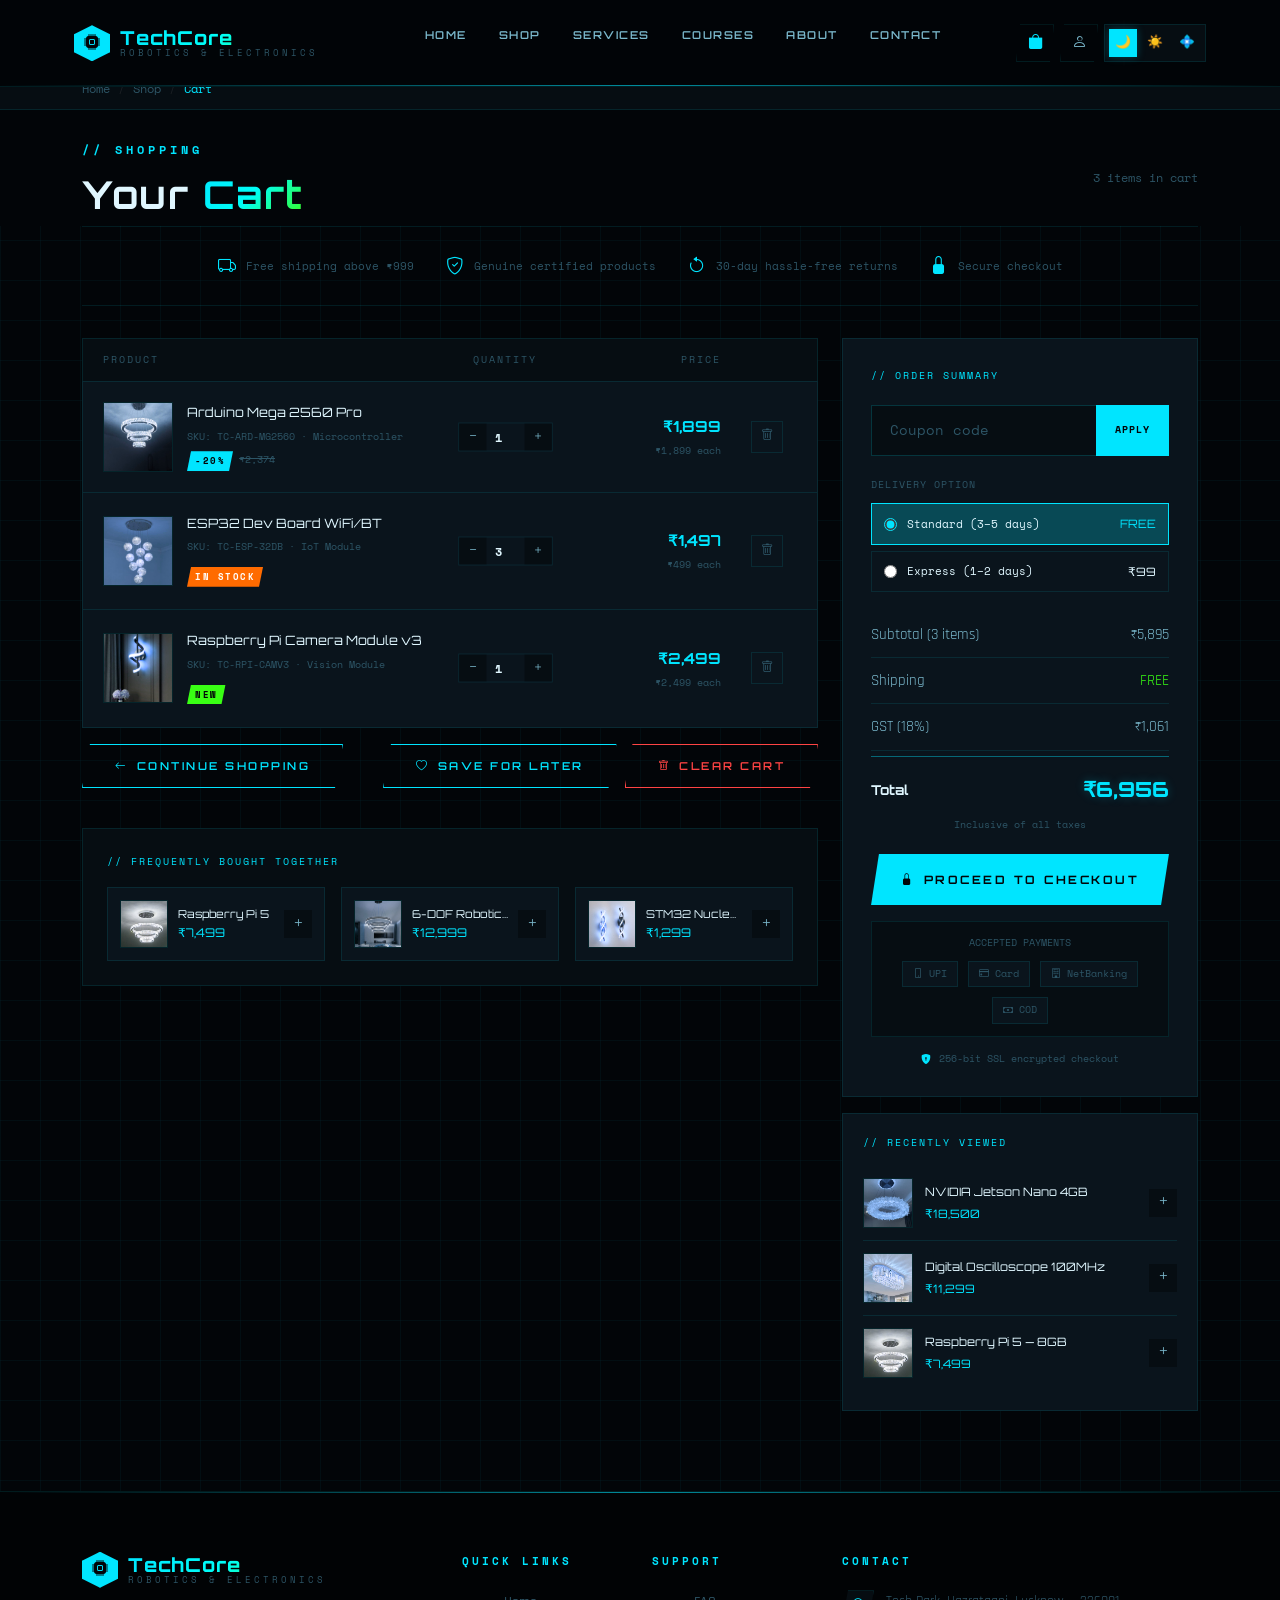
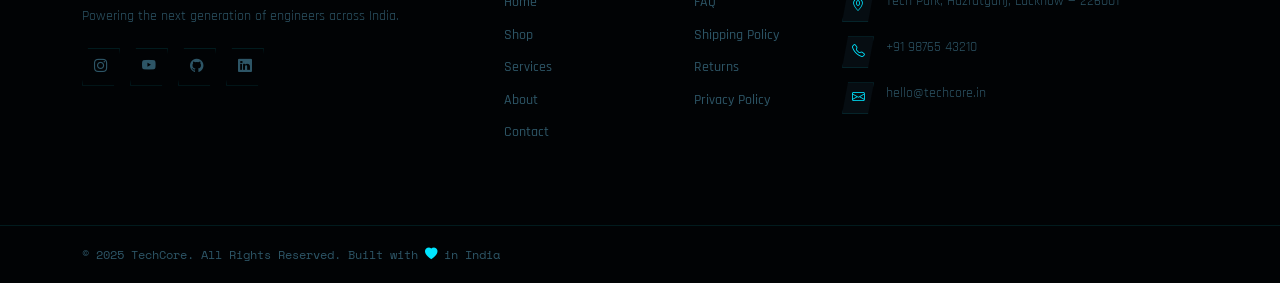
<file: cart.html>
<!DOCTYPE html>
<html lang="en">
<head>
  <meta charset="UTF-8">
  <meta name="viewport" content="width=device-width, initial-scale=1.0">
  <title>Cart | TechCore</title>
  <link href="https://cdn.jsdelivr.net/npm/bootstrap@5.3.2/dist/css/bootstrap.min.css" rel="stylesheet">
  <link href="https://cdn.jsdelivr.net/npm/bootstrap-icons@1.11.3/font/bootstrap-icons.css" rel="stylesheet">
  <link href="https://fonts.googleapis.com/css2?family=Orbitron:wght@400;600;700;800;900&family=Space+Mono:wght@400;700&family=Rajdhani:wght@300;400;500;600;700&display=swap" rel="stylesheet">
  <link rel="stylesheet" href="./styles_robotics.css">
  <style>
    /* ── Cart Page Styles ── */
    .cart-table-head {
      display: grid;
      grid-template-columns: 1fr 120px 140px 60px;
      gap: 16px;
      padding: 12px 20px;
      background: var(--bg-secondary);
      border: 1px solid var(--border-color);
      border-bottom: none;
      font-family: 'Space Mono', monospace;
      font-size: 0.65rem;
      color: var(--text-muted);
      letter-spacing: 2px;
    }
    .cart-row {
      display: grid;
      grid-template-columns: 1fr 120px 140px 60px;
      gap: 16px;
      align-items: center;
      padding: 20px;
      background: var(--bg-card);
      border: 1px solid var(--border-color);
      border-bottom: none;
      transition: var(--transition);
    }
    .cart-row:last-child { border-bottom: 1px solid var(--border-color); }
    .cart-row:hover { background: var(--bg-card-hover); }
    .cart-item-img {
      width: 70px; height: 70px;
      background: var(--bg-secondary);
      border: 1px solid var(--border-color);
      overflow: hidden;
      flex-shrink: 0;
    }
    .cart-item-img img { width: 100%; height: 100%; object-fit: cover; }
    .cart-item-name {
      font-family: 'Orbitron', monospace;
      font-size: 0.8rem;
      color: var(--text-primary);
      margin-bottom: 4px;
    }
    .cart-item-meta {
      font-family: 'Space Mono', monospace;
      font-size: 0.65rem;
      color: var(--text-muted);
    }
    .cart-item-price {
      font-family: 'Orbitron', monospace;
      font-size: 0.95rem;
      color: var(--accent-primary);
      font-weight: 700;
    }
    .cart-remove-btn {
      width: 32px; height: 32px;
      background: transparent;
      border: 1px solid var(--border-color);
      color: var(--text-muted);
      cursor: pointer;
      display: flex; align-items: center; justify-content: center;
      font-size: 0.78rem;
      transition: var(--transition);
    }
    .cart-remove-btn:hover {
      border-color: #ff4444;
      color: #ff4444;
      background: rgba(255,68,68,0.08);
    }
    .summary-box {
      background: var(--bg-card);
      border: 1px solid var(--border-color);
      padding: 28px;
      position: sticky;
      top: 90px;
    }
    .promo-input-wrap {
      display: flex;
      gap: 0;
      margin-bottom: 20px;
    }
    .promo-input-wrap input {
      flex: 1;
      border-right: none;
      clip-path: none;
    }
    .promo-apply-btn {
      padding: 0 18px;
      background: var(--accent-primary);
      border: 1px solid var(--accent-primary);
      color: var(--text-inverse);
      font-family: 'Space Mono', monospace;
      font-size: 0.65rem;
      font-weight: 700;
      letter-spacing: 1px;
      cursor: pointer;
      white-space: nowrap;
      transition: var(--transition);
    }
    .promo-apply-btn:hover { background: var(--accent-secondary); }
    .promo-success {
      display: flex;
      align-items: center;
      gap: 8px;
      padding: 10px 14px;
      background: rgba(57,255,20,0.07);
      border: 1px solid rgba(57,255,20,0.3);
      margin-bottom: 16px;
      font-family: 'Space Mono', monospace;
      font-size: 0.68rem;
      color: var(--accent-green, #39ff14);
    }
    .recently-viewed-item {
      display: flex;
      gap: 12px;
      align-items: center;
      padding: 12px 0;
      border-bottom: 1px solid var(--border-color);
      transition: var(--transition);
      cursor: pointer;
    }
    .recently-viewed-item:last-child { border-bottom: none; }
    .recently-viewed-item:hover .rvi-name { color: var(--accent-primary); }
    .rvi-img {
      width: 50px; height: 50px;
      background: var(--bg-secondary);
      border: 1px solid var(--border-color);
      overflow: hidden; flex-shrink: 0;
    }
    .rvi-img img { width:100%;height:100%;object-fit:cover; }
    .rvi-name {
      font-family: 'Orbitron', monospace;
      font-size: 0.72rem;
      color: var(--text-primary);
      margin-bottom: 3px;
      transition: var(--transition);
    }
    .trust-strip {
      display: flex;
      justify-content: center;
      gap: 32px;
      flex-wrap: wrap;
      padding: 24px 0;
      border-top: 1px solid var(--border-color);
      border-bottom: 1px solid var(--border-color);
      margin-bottom: 0;
    }
    .trust-item {
      display: flex;
      align-items: center;
      gap: 10px;
      font-family: 'Space Mono', monospace;
      font-size: 0.68rem;
      color: var(--text-muted);
    }
    .trust-item i { color: var(--accent-primary); font-size: 1.1rem; }
    .empty-cart {
      text-align: center;
      padding: 80px 20px;
      display: none;
    }
    .empty-cart-icon {
      font-size: 5rem;
      color: var(--border-color);
      margin-bottom: 24px;
      display: block;
    }
  </style>
</head>
<body>
<div class="page-transition"></div>
<div class="toast-container-luxury" id="toast-container"></div>

<!-- MOBILE NAV -->
<div class="mobile-nav-overlay" id="mobile-overlay"></div>
<nav class="mobile-nav" id="mobile-nav">
  <div class="mobile-nav-header">
    <div class="nav-brand"><div class="nav-brand-logo"><i class="bi bi-cpu-fill"></i></div><div><div class="nav-brand-text">TechCore</div><div class="nav-brand-tagline">Robotics &amp; Electronics</div></div></div>
    <button class="btn-ghost" id="mobile-close"><i class="bi bi-x-lg"></i></button>
  </div>
  <ul class="mobile-nav-links">
    <li><a href="index.html">Home</a></li>
    <li><a href="products.html">Shop</a></li>
    <li><a href="services.html">Services</a></li>
    <li><a href="courses.html">Courses</a></li>
    <li><a href="about.html">About</a></li>
    <li><a href="contact.html">Contact</a></li>
  </ul>
  <div style="margin-top:24px;padding-top:20px;border-top:1px solid var(--border-color);">
    <div class="theme-toggle" style="justify-content:center;"><button class="theme-btn" data-theme="dark">🌙</button><button class="theme-btn" data-theme="light">☀️</button><button class="theme-btn" data-theme="midnight">💠</button></div>
  </div>
</nav>

<!-- NAVBAR -->
<nav class="navbar-luxury" id="mainNavbar">
  <div class="container p-1"><div class="nav-inner">
    <a href="index.html" class="nav-brand">
      <div class="nav-brand-logo"><i class="bi bi-cpu-fill"></i></div>
      <div><div class="nav-brand-text">TechCore</div><div class="nav-brand-tagline">Robotics &amp; Electronics</div></div>
    </a>
    <ul class="nav-links">
      <li><a href="index.html">Home</a></li>
      <li><a href="products.html">Shop</a></li>
      <li><a href="services.html">Services</a></li>
      <li><a href="courses.html">Courses</a></li>
      <li><a href="about.html">About</a></li>
      <li><a href="contact.html">Contact</a></li>
    </ul>
    <div class="nav-actions">
      <a href="cart.html" class="nav-action-btn" style="color:var(--accent-primary);"><i class="bi bi-bag-fill"></i><span class="nav-badge cart-count">3</span></a>
      <div class="user-dropdown" style="position:relative;">
        <button class="nav-action-btn"><i class="bi bi-person"></i></button>
        <div class="user-dropdown-menu">
          <a href="login.html" class="dropdown-item-custom"><i class="bi bi-box-arrow-in-right"></i> Login</a>
          <a href="register.html" class="dropdown-item-custom"><i class="bi bi-person-plus"></i> Register</a>
          <div class="dropdown-divider-custom"></div>
          <a href="orders.html" class="dropdown-item-custom"><i class="bi bi-bag-check"></i> My Orders</a>
        </div>
      </div>
      <div class="theme-toggle theme-toggle-mobile">
        <button class="theme-btn" data-theme="dark">🌙</button>
        <button class="theme-btn" data-theme="light">☀️</button>
        <button class="theme-btn" data-theme="midnight">💠</button>
      </div>
      <button class="mobile-menu-toggle" id="mobileMenuBtn"><span></span><span></span><span></span></button>
    </div>
  </div></div>
</nav>

<!-- BREADCRUMB -->
<div style="background:var(--bg-secondary);border-bottom:1px solid var(--border-color);padding:10px 0;margin-top:68px;">
  <div class="container"><nav><ol class="breadcrumb mb-0" style="font-size:0.78rem;font-family:'Space Mono',monospace;">
    <li class="breadcrumb-item"><a href="index.html" style="color:var(--text-muted);">Home</a></li>
    <li class="breadcrumb-item"><a href="products.html" style="color:var(--text-muted);">Shop</a></li>
    <li class="breadcrumb-item active" style="color:var(--accent-primary);">Cart</li>
  </ol></nav></div>
</div>

<!-- PAGE TITLE -->
<div style="padding:30px 0 10px;background:var(--bg-primary);">
  <div class="container">
    <div class="d-flex align-items-center justify-content-between flex-wrap gap-2">
      <div>
        <div class="section-subtitle">// SHOPPING</div>
        <h2 class="section-title" style="margin:0;">Your <span class="gold-text">Cart</span></h2>
      </div>
      <span style="font-family:'Space Mono',monospace;font-size:0.72rem;color:var(--text-muted);" id="cartCount">3 items in cart</span>
    </div>
  </div>
</div>

<!-- TRUST STRIP -->
<div class="container" style="padding:0 12px 0;">
  <div class="trust-strip">
    <div class="trust-item"><i class="bi bi-truck"></i> Free shipping above ₹999</div>
    <div class="trust-item"><i class="bi bi-shield-check"></i> Genuine certified products</div>
    <div class="trust-item"><i class="bi bi-arrow-counterclockwise"></i> 30-day hassle-free returns</div>
    <div class="trust-item"><i class="bi bi-lock-fill"></i> Secure checkout</div>
  </div>
</div>

<!-- MAIN CART CONTENT -->
<div class="container" style="padding:32px 12px 80px;">
  <div class="row g-4">

    <!-- ════════ CART ITEMS ════════ -->
    <div class="col-lg-8">

      <!-- Empty Cart State (hidden by default) -->
      <div class="empty-cart" id="emptyCart">
        <i class="bi bi-bag-x empty-cart-icon"></i>
        <h3 style="font-family:'Orbitron',monospace;font-size:1.2rem;margin-bottom:12px;">Your cart is <span class="gold-text">empty</span></h3>
        <p style="color:var(--text-muted);margin-bottom:28px;font-family:'Space Mono',monospace;font-size:0.8rem;">Looks like you haven't added anything yet.</p>
        <a href="products.html" class="btn-luxury"><i class="bi bi-cpu"></i> Browse Products</a>
      </div>

      <!-- Cart Table -->
      <div id="cartTable">
        <!-- Header -->
        <div class="cart-table-head">
          <div>PRODUCT</div>
          <div style="text-align:center;">QUANTITY</div>
          <div style="text-align:right;">PRICE</div>
          <div></div>
        </div>

        <!-- Row 1: Arduino Mega -->
        <div class="cart-row" id="row-P001">
          <div style="display:flex;align-items:center;gap:14px;">
            <div class="cart-item-img"><img src="images/Jhoomer1.jpg" alt="" style="filter:hue-rotate(180deg) saturate(1.3);"></div>
            <div>
              <div class="cart-item-name">Arduino Mega 2560 Pro</div>
              <div class="cart-item-meta">SKU: TC-ARD-MG2560 · Microcontroller</div>
              <div style="margin-top:6px;display:flex;gap:6px;">
                <span class="badge-luxury badge-sale" style="font-size:0.58rem;padding:2px 8px;">-20%</span>
                <span style="font-family:'Space Mono',monospace;font-size:0.65rem;color:var(--text-muted);text-decoration:line-through;">₹2,374</span>
              </div>
            </div>
          </div>
          <div style="display:flex;justify-content:center;">
            <div class="qty-control" style="transform:scale(0.85);transform-origin:center;">
              <button class="qty-btn" onclick="updateQty('P001',-1)"><i class="bi bi-dash"></i></button>
              <input class="qty-input" type="number" value="1" min="1" max="50" id="qty-P001" onchange="recalcRow('P001',1899)">
              <button class="qty-btn" onclick="updateQty('P001',1)"><i class="bi bi-plus"></i></button>
            </div>
          </div>
          <div style="text-align:right;">
            <div class="cart-item-price" id="total-P001">₹1,899</div>
            <div style="font-family:'Space Mono',monospace;font-size:0.65rem;color:var(--text-muted);margin-top:2px;">₹1,899 each</div>
          </div>
          <div style="display:flex;justify-content:center;">
            <button class="cart-remove-btn" onclick="removeItem('P001')" title="Remove"><i class="bi bi-trash"></i></button>
          </div>
        </div>

        <!-- Row 2: ESP32 x3 -->
        <div class="cart-row" id="row-P004">
          <div style="display:flex;align-items:center;gap:14px;">
            <div class="cart-item-img"><img src="images/Jhoomer4.jpg" alt="" style="filter:hue-rotate(180deg) saturate(1.3);"></div>
            <div>
              <div class="cart-item-name">ESP32 Dev Board WiFi/BT</div>
              <div class="cart-item-meta">SKU: TC-ESP-32DB · IoT Module</div>
              <div style="margin-top:6px;">
                <span class="badge-luxury badge-hot" style="font-size:0.58rem;padding:2px 8px;">In Stock</span>
              </div>
            </div>
          </div>
          <div style="display:flex;justify-content:center;">
            <div class="qty-control" style="transform:scale(0.85);transform-origin:center;">
              <button class="qty-btn" onclick="updateQty('P004',-1)"><i class="bi bi-dash"></i></button>
              <input class="qty-input" type="number" value="3" min="1" max="50" id="qty-P004" onchange="recalcRow('P004',499)">
              <button class="qty-btn" onclick="updateQty('P004',1)"><i class="bi bi-plus"></i></button>
            </div>
          </div>
          <div style="text-align:right;">
            <div class="cart-item-price" id="total-P004">₹1,497</div>
            <div style="font-family:'Space Mono',monospace;font-size:0.65rem;color:var(--text-muted);margin-top:2px;">₹499 each</div>
          </div>
          <div style="display:flex;justify-content:center;">
            <button class="cart-remove-btn" onclick="removeItem('P004')" title="Remove"><i class="bi bi-trash"></i></button>
          </div>
        </div>

        <!-- Row 3: RPi Camera -->
        <div class="cart-row" id="row-N003">
          <div style="display:flex;align-items:center;gap:14px;">
            <div class="cart-item-img"><img src="images/WallLamp3.jpg" alt="" style="filter:hue-rotate(180deg) saturate(1.3);"></div>
            <div>
              <div class="cart-item-name">Raspberry Pi Camera Module v3</div>
              <div class="cart-item-meta">SKU: TC-RPI-CAMV3 · Vision Module</div>
              <div style="margin-top:6px;">
                <span class="badge-luxury badge-new" style="font-size:0.58rem;padding:2px 8px;">New</span>
              </div>
            </div>
          </div>
          <div style="display:flex;justify-content:center;">
            <div class="qty-control" style="transform:scale(0.85);transform-origin:center;">
              <button class="qty-btn" onclick="updateQty('N003',-1)"><i class="bi bi-dash"></i></button>
              <input class="qty-input" type="number" value="1" min="1" max="50" id="qty-N003" onchange="recalcRow('N003',2499)">
              <button class="qty-btn" onclick="updateQty('N003',1)"><i class="bi bi-plus"></i></button>
            </div>
          </div>
          <div style="text-align:right;">
            <div class="cart-item-price" id="total-N003">₹2,499</div>
            <div style="font-family:'Space Mono',monospace;font-size:0.65rem;color:var(--text-muted);margin-top:2px;">₹2,499 each</div>
          </div>
          <div style="display:flex;justify-content:center;">
            <button class="cart-remove-btn" onclick="removeItem('N003')" title="Remove"><i class="bi bi-trash"></i></button>
          </div>
        </div>

      </div><!-- /cartTable -->

      <!-- Cart Actions -->
      <div style="display:flex;justify-content:space-between;align-items:center;flex-wrap:wrap;gap:12px;margin-top:16px;">
        <a href="products.html" class="btn-luxury-outline" style="font-size:0.68rem;"><i class="bi bi-arrow-left"></i> Continue Shopping</a>
        <div style="display:flex;gap:8px;">
          <button class="btn-luxury-outline" style="font-size:0.68rem;" onclick="showToast('Cart saved to your wishlist!','success')"><i class="bi bi-heart"></i> Save for Later</button>
          <button class="btn-luxury-outline" style="font-size:0.68rem;border-color:#ff4444;color:#ff4444;" onclick="if(confirm('Clear all items?')){document.getElementById('cartTable').style.display='none';document.getElementById('emptyCart').style.display='block';document.getElementById('cartCount').textContent='0 items in cart';}"><i class="bi bi-trash"></i> Clear Cart</button>
        </div>
      </div>

      <!-- Recommended / Frequently Bought Together -->
      <div style="margin-top:40px;padding:24px;background:var(--bg-secondary);border:1px solid var(--border-color);">
        <div style="font-family:'Space Mono',monospace;font-size:0.65rem;color:var(--accent-primary);letter-spacing:2px;margin-bottom:16px;">// FREQUENTLY BOUGHT TOGETHER</div>
        <div class="row g-3">
          <div class="col-sm-6 col-md-4">
            <div style="display:flex;gap:10px;align-items:center;padding:12px;background:var(--bg-card);border:1px solid var(--border-color);transition:var(--transition);" onmouseover="this.style.borderColor='var(--accent-primary)'" onmouseout="this.style.borderColor='var(--border-color)'">
              <div style="width:48px;height:48px;background:var(--bg-secondary);border:1px solid var(--border-color);overflow:hidden;flex-shrink:0;"><img src="images/Jhoomer2.jpg" style="width:100%;height:100%;object-fit:cover;filter:hue-rotate(180deg);"></div>
              <div style="flex:1;min-width:0;">
                <div style="font-family:'Orbitron',monospace;font-size:0.68rem;color:var(--text-primary);white-space:nowrap;overflow:hidden;text-overflow:ellipsis;">Raspberry Pi 5</div>
                <div style="font-family:'Orbitron',monospace;font-size:0.75rem;color:var(--accent-primary);">₹7,499</div>
              </div>
              <button class="qty-btn" style="width:28px;height:28px;flex-shrink:0;" onclick="showToast('Raspberry Pi 5 added!','success')"><i class="bi bi-plus"></i></button>
            </div>
          </div>
          <div class="col-sm-6 col-md-4">
            <div style="display:flex;gap:10px;align-items:center;padding:12px;background:var(--bg-card);border:1px solid var(--border-color);transition:var(--transition);" onmouseover="this.style.borderColor='var(--accent-primary)'" onmouseout="this.style.borderColor='var(--border-color)'">
              <div style="width:48px;height:48px;background:var(--bg-secondary);border:1px solid var(--border-color);overflow:hidden;flex-shrink:0;"><img src="images/Jhoomer3.jpg" style="width:100%;height:100%;object-fit:cover;filter:hue-rotate(180deg);"></div>
              <div style="flex:1;min-width:0;">
                <div style="font-family:'Orbitron',monospace;font-size:0.68rem;color:var(--text-primary);white-space:nowrap;overflow:hidden;text-overflow:ellipsis;">6-DOF Robotic Arm</div>
                <div style="font-family:'Orbitron',monospace;font-size:0.75rem;color:var(--accent-primary);">₹12,999</div>
              </div>
              <button class="qty-btn" style="width:28px;height:28px;flex-shrink:0;" onclick="showToast('Robotic Arm added!','success')"><i class="bi bi-plus"></i></button>
            </div>
          </div>
          <div class="col-sm-6 col-md-4">
            <div style="display:flex;gap:10px;align-items:center;padding:12px;background:var(--bg-card);border:1px solid var(--border-color);transition:var(--transition);" onmouseover="this.style.borderColor='var(--accent-primary)'" onmouseout="this.style.borderColor='var(--border-color)'">
              <div style="width:48px;height:48px;background:var(--bg-secondary);border:1px solid var(--border-color);overflow:hidden;flex-shrink:0;"><img src="images/WallLamp1.jpg" style="width:100%;height:100%;object-fit:cover;filter:hue-rotate(180deg);"></div>
              <div style="flex:1;min-width:0;">
                <div style="font-family:'Orbitron',monospace;font-size:0.68rem;color:var(--text-primary);white-space:nowrap;overflow:hidden;text-overflow:ellipsis;">STM32 Nucleo Board</div>
                <div style="font-family:'Orbitron',monospace;font-size:0.75rem;color:var(--accent-primary);">₹1,299</div>
              </div>
              <button class="qty-btn" style="width:28px;height:28px;flex-shrink:0;" onclick="showToast('STM32 Nucleo added!','success')"><i class="bi bi-plus"></i></button>
            </div>
          </div>
        </div>
      </div>

    </div><!-- /col-lg-8 -->

    <!-- ════════ ORDER SUMMARY ════════ -->
    <div class="col-lg-4">
      <div class="summary-box">
        <div style="font-family:'Space Mono',monospace;font-size:0.65rem;color:var(--accent-primary);letter-spacing:2px;margin-bottom:20px;">// ORDER SUMMARY</div>

        <!-- Coupon Code -->
        <div class="promo-input-wrap">
          <input type="text" class="input-luxury" placeholder="Coupon code" id="couponInput" style="clip-path:none;">
          <button class="promo-apply-btn" onclick="applyCoupon()">APPLY</button>
        </div>
        <!-- Coupon Success (shown after apply) -->
        <div class="promo-success" id="promoSuccess" style="display:none;">
          <i class="bi bi-check-circle-fill"></i>
          <span>TECH20 applied — You save ₹1,179!</span>
        </div>

        <!-- Delivery Options -->
        <div style="margin-bottom:20px;">
          <div style="font-family:'Space Mono',monospace;font-size:0.65rem;color:var(--text-muted);letter-spacing:1px;margin-bottom:10px;">DELIVERY OPTION</div>
          <div style="display:flex;flex-direction:column;gap:6px;">
            <label style="display:flex;align-items:center;gap:10px;padding:10px 12px;border:1px solid var(--accent-primary);background:var(--accent-glow);cursor:pointer;">
              <input type="radio" name="delivCart" checked style="accent-color:var(--accent-primary);">
              <span style="flex:1;font-family:'Space Mono',monospace;font-size:0.68rem;color:var(--text-primary);">Standard (3–5 days)</span>
              <span style="font-family:'Orbitron',monospace;font-size:0.72rem;color:var(--accent-primary);">FREE</span>
            </label>
            <label style="display:flex;align-items:center;gap:10px;padding:10px 12px;border:1px solid var(--border-color);cursor:pointer;transition:var(--transition);" onmouseover="this.style.borderColor='var(--border-hover)'" onmouseout="this.style.borderColor='var(--border-color)'">
              <input type="radio" name="delivCart" style="accent-color:var(--accent-primary);">
              <span style="flex:1;font-family:'Space Mono',monospace;font-size:0.68rem;color:var(--text-primary);">Express (1–2 days)</span>
              <span style="font-family:'Orbitron',monospace;font-size:0.72rem;color:var(--text-primary);">₹99</span>
            </label>
          </div>
        </div>

        <!-- Price Breakdown -->
        <div class="summary-row"><span>Subtotal (3 items)</span><span id="subtotalDisplay">₹5,895</span></div>
        <div class="summary-row"><span>Shipping</span><span style="color:var(--accent-green,#39ff14);">FREE</span></div>
        <div class="summary-row" id="discountRow" style="display:none;"><span>Discount (TECH20)</span><span style="color:var(--accent-green,#39ff14);" id="discountDisplay">−₹1,179</span></div>
        <div class="summary-row"><span>GST (18%)</span><span id="gstDisplay">₹1,061</span></div>

        <div class="summary-total">
          <div class="summary-total-label">Total</div>
          <div class="summary-total-price" id="totalDisplay">₹6,956</div>
        </div>

        <div style="font-family:'Space Mono',monospace;font-size:0.62rem;color:var(--text-muted);text-align:center;margin:10px 0 20px;">Inclusive of all taxes</div>

        <a href="checkout.html" class="btn-luxury w-100 justify-content-center" style="font-size:0.72rem;padding:16px;text-decoration:none;display:flex;">
          <i class="bi bi-lock-fill"></i> Proceed to Checkout
        </a>

        <!-- Payment Icons -->
        <div style="margin-top:16px;padding:12px;background:var(--bg-secondary);border:1px solid var(--border-color);">
          <div style="font-family:'Space Mono',monospace;font-size:0.6rem;color:var(--text-muted);text-align:center;margin-bottom:10px;">ACCEPTED PAYMENTS</div>
          <div style="display:flex;justify-content:center;gap:10px;flex-wrap:wrap;">
            <span style="background:var(--bg-card);border:1px solid var(--border-color);padding:4px 10px;font-family:'Space Mono',monospace;font-size:0.62rem;color:var(--text-muted);"><i class="bi bi-phone"></i> UPI</span>
            <span style="background:var(--bg-card);border:1px solid var(--border-color);padding:4px 10px;font-family:'Space Mono',monospace;font-size:0.62rem;color:var(--text-muted);"><i class="bi bi-credit-card"></i> Card</span>
            <span style="background:var(--bg-card);border:1px solid var(--border-color);padding:4px 10px;font-family:'Space Mono',monospace;font-size:0.62rem;color:var(--text-muted);"><i class="bi bi-building"></i> NetBanking</span>
            <span style="background:var(--bg-card);border:1px solid var(--border-color);padding:4px 10px;font-family:'Space Mono',monospace;font-size:0.62rem;color:var(--text-muted);"><i class="bi bi-cash"></i> COD</span>
          </div>
        </div>

        <!-- Security note -->
        <div style="display:flex;align-items:center;justify-content:center;gap:8px;margin-top:14px;font-family:'Space Mono',monospace;font-size:0.62rem;color:var(--text-muted);">
          <i class="bi bi-shield-lock-fill" style="color:var(--accent-primary);"></i>
          256-bit SSL encrypted checkout
        </div>
      </div>

      <!-- Recently Viewed -->
      <div style="background:var(--bg-card);border:1px solid var(--border-color);padding:20px;margin-top:16px;">
        <div style="font-family:'Space Mono',monospace;font-size:0.65rem;color:var(--accent-primary);letter-spacing:2px;margin-bottom:14px;">// RECENTLY VIEWED</div>
        <div class="recently-viewed-item" onclick="window.location='product-details.html'">
          <div class="rvi-img"><img src="images/Jhoomer5.jpg" style="width:100%;height:100%;object-fit:cover;filter:hue-rotate(180deg);"></div>
          <div style="flex:1;">
            <div class="rvi-name">NVIDIA Jetson Nano 4GB</div>
            <div style="font-family:'Orbitron',monospace;font-size:0.72rem;color:var(--accent-primary);">₹18,500</div>
          </div>
          <button class="qty-btn" style="width:28px;height:28px;" onclick="event.stopPropagation();showToast('Jetson Nano added!','success')"><i class="bi bi-plus"></i></button>
        </div>
        <div class="recently-viewed-item" onclick="window.location='product-details.html'">
          <div class="rvi-img"><img src="images/Jhoomer7.jpg" style="width:100%;height:100%;object-fit:cover;filter:hue-rotate(180deg);"></div>
          <div style="flex:1;">
            <div class="rvi-name">Digital Oscilloscope 100MHz</div>
            <div style="font-family:'Orbitron',monospace;font-size:0.72rem;color:var(--accent-primary);">₹11,299</div>
          </div>
          <button class="qty-btn" style="width:28px;height:28px;" onclick="event.stopPropagation();showToast('Oscilloscope added!','success')"><i class="bi bi-plus"></i></button>
        </div>
        <div class="recently-viewed-item" onclick="window.location='product-details.html'" style="border-bottom:none;">
          <div class="rvi-img"><img src="images/Jhoomer2.jpg" style="width:100%;height:100%;object-fit:cover;filter:hue-rotate(180deg);"></div>
          <div style="flex:1;">
            <div class="rvi-name">Raspberry Pi 5 — 8GB</div>
            <div style="font-family:'Orbitron',monospace;font-size:0.72rem;color:var(--accent-primary);">₹7,499</div>
          </div>
          <button class="qty-btn" style="width:28px;height:28px;" onclick="event.stopPropagation();showToast('Raspberry Pi 5 added!','success')"><i class="bi bi-plus"></i></button>
        </div>
      </div>

    </div><!-- /col-lg-4 -->
  </div>
</div>

<!-- FOOTER -->
<footer class="footer-luxury">
  <div class="container"><div class="row g-4 pb-4">
    <div class="col-12 col-md-4 footer-brand">
      <div class="nav-brand mb-3"><div class="nav-brand-logo"><i class="bi bi-cpu-fill"></i></div><div><div class="nav-brand-text">TechCore</div><div class="nav-brand-tagline">Robotics &amp; Electronics</div></div></div>
      <p>Powering the next generation of engineers across India.</p>
      <div class="social-links"><a href="#" class="social-link"><i class="bi bi-instagram"></i></a><a href="#" class="social-link"><i class="bi bi-youtube"></i></a><a href="#" class="social-link"><i class="bi bi-github"></i></a><a href="#" class="social-link"><i class="bi bi-linkedin"></i></a></div>
    </div>
    <div class="col-sm-6 col-md-2"><div class="footer-heading">Quick Links</div><ul class="footer-links"><li><a href="index.html">Home</a></li><li><a href="products.html">Shop</a></li><li><a href="services.html">Services</a></li><li><a href="about.html">About</a></li><li><a href="contact.html">Contact</a></li></ul></div>
    <div class="col-sm-6 col-md-2"><div class="footer-heading">Support</div><ul class="footer-links"><li><a href="#">FAQ</a></li><li><a href="#">Shipping Policy</a></li><li><a href="#">Returns</a></li><li><a href="#">Privacy Policy</a></li></ul></div>
    <div class="col-md-4"><div class="footer-heading">Contact</div><div class="footer-contact-item"><div class="footer-contact-icon"><i class="bi bi-geo-alt"></i></div><div class="footer-contact-text">Tech Park, Hazratganj, Lucknow — 226001</div></div><div class="footer-contact-item"><div class="footer-contact-icon"><i class="bi bi-telephone"></i></div><div class="footer-contact-text">+91 98765 43210</div></div><div class="footer-contact-item"><div class="footer-contact-icon"><i class="bi bi-envelope"></i></div><div class="footer-contact-text">hello@techcore.in</div></div></div>
  </div></div>
  <div class="footer-bottom"><div class="container"><p>© 2025 TechCore. All Rights Reserved. Built with <i class="bi bi-heart-fill" style="color:var(--accent-primary);"></i> in India</p></div></div>
</footer>

<script src="https://cdn.jsdelivr.net/npm/bootstrap@5.3.2/dist/js/bootstrap.bundle.min.js"></script>
<script src="js/main.js"></script>
<script>
  // Cart item prices
  const prices = { 'P001': 1899, 'P004': 499, 'N003': 2499 };
  let couponApplied = false;

  function getQty(id) {
    return parseInt(document.getElementById('qty-' + id).value) || 1;
  }

  function updateQty(id, delta) {
    const input = document.getElementById('qty-' + id);
    const newVal = Math.max(1, Math.min(50, parseInt(input.value) + delta));
    input.value = newVal;
    recalcRow(id, prices[id]);
    recalcTotal();
  }

  function recalcRow(id, price) {
    const qty = getQty(id);
    const rowTotal = price * qty;
    document.getElementById('total-' + id).textContent = '₹' + rowTotal.toLocaleString('en-IN');
    recalcTotal();
  }

  function recalcTotal() {
    let subtotal = 0;
    Object.keys(prices).forEach(id => {
      const row = document.getElementById('row-' + id);
      if (row && row.style.display !== 'none') {
        subtotal += prices[id] * getQty(id);
      }
    });
    const gst = Math.round(subtotal * 0.18);
    let discount = 0;
    if (couponApplied) discount = Math.round(subtotal * 0.2);
    const total = subtotal - discount + gst;

    document.getElementById('subtotalDisplay').textContent = '₹' + subtotal.toLocaleString('en-IN');
    document.getElementById('gstDisplay').textContent = '₹' + gst.toLocaleString('en-IN');
    document.getElementById('totalDisplay').textContent = '₹' + total.toLocaleString('en-IN');
    if (couponApplied) {
      document.getElementById('discountDisplay').textContent = '−₹' + discount.toLocaleString('en-IN');
    }
  }

  function removeItem(id) {
    const row = document.getElementById('row-' + id);
    if (row) {
      row.style.opacity = '0';
      row.style.transform = 'translateX(30px)';
      row.style.transition = 'all 0.3s ease';
      setTimeout(() => {
        row.style.display = 'none';
        recalcTotal();
        // Check if cart is empty
        const visibleRows = document.querySelectorAll('.cart-row:not([style*="display: none"])');
        if (visibleRows.length === 0) {
          document.getElementById('cartTable').style.display = 'none';
          document.getElementById('emptyCart').style.display = 'block';
          document.getElementById('cartCount').textContent = '0 items in cart';
        } else {
          document.getElementById('cartCount').textContent = visibleRows.length + ' item' + (visibleRows.length > 1 ? 's' : '') + ' in cart';
        }
      }, 300);
      showToast('Item removed from cart', 'error');
    }
  }

  function applyCoupon() {
    const val = document.getElementById('couponInput').value.trim().toUpperCase();
    if (val === 'TECH20') {
      couponApplied = true;
      document.getElementById('promoSuccess').style.display = 'flex';
      document.getElementById('discountRow').style.display = 'flex';
      recalcTotal();
      showToast('Coupon TECH20 applied — 20% off!', 'success');
    } else if (val === '') {
      showToast('Please enter a coupon code', 'error');
    } else {
      showToast('Invalid coupon code', 'error');
    }
  }

  // Enter key for coupon
  document.getElementById('couponInput').addEventListener('keypress', function(e) {
    if (e.key === 'Enter') applyCoupon();
  });
</script>
</body>
</html>
</file>
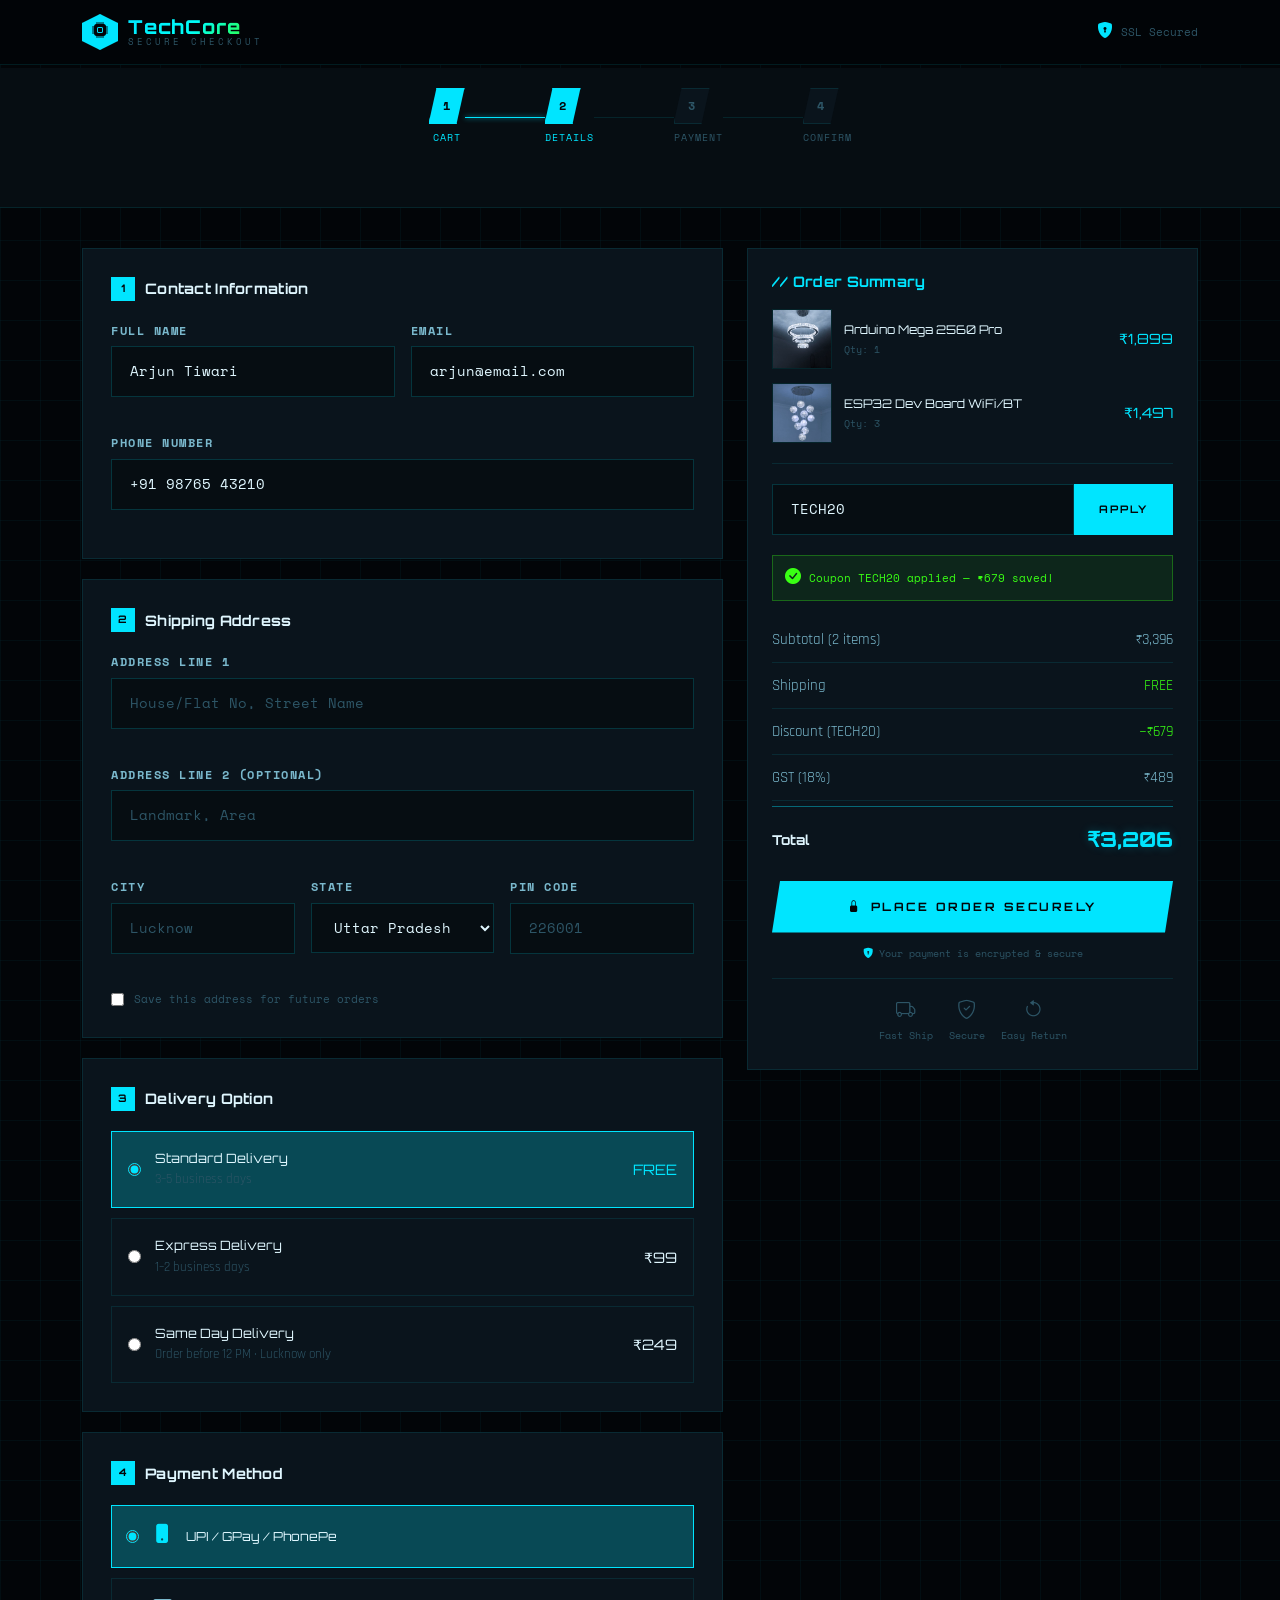
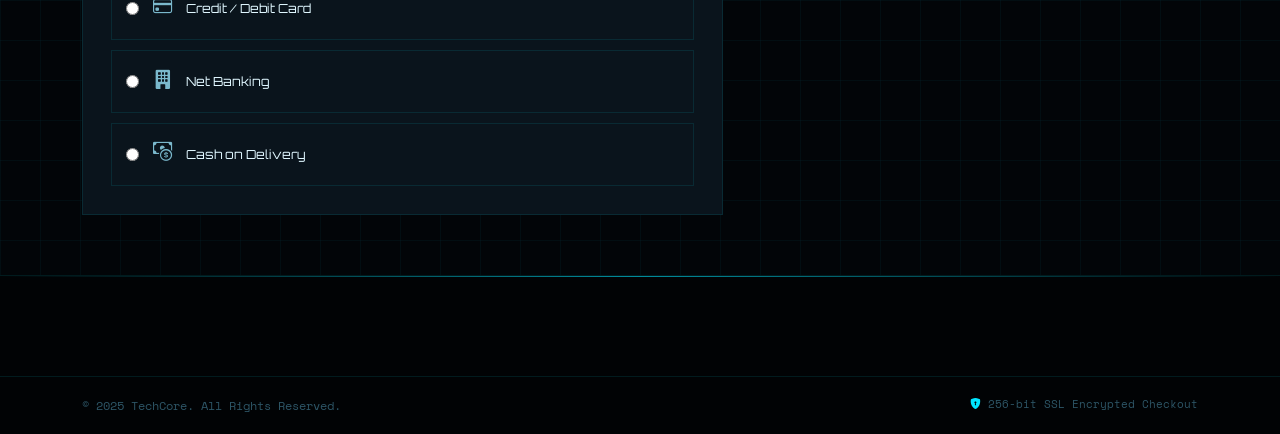
<file: checkout.html>
<!DOCTYPE html>
<html lang="en">
<head>
  <meta charset="UTF-8">
  <meta name="viewport" content="width=device-width, initial-scale=1.0">
  <title>Checkout | TechCore</title>
  <link href="https://cdn.jsdelivr.net/npm/bootstrap@5.3.2/dist/css/bootstrap.min.css" rel="stylesheet">
  <link href="https://cdn.jsdelivr.net/npm/bootstrap-icons@1.11.3/font/bootstrap-icons.css" rel="stylesheet">
  <link href="https://fonts.googleapis.com/css2?family=Orbitron:wght@400;500;600;700;800;900&family=Space+Mono:ital,wght@0,400;0,700;1,400&family=Rajdhani:wght@300;400;500;600;700&display=swap" rel="stylesheet">
   <link rel="stylesheet" href="./styles_robotics.css">
</head>
<body>
<div class="page-transition"></div>
<div class="toast-container-luxury" id="toast-container"></div>

<nav style="position:fixed;top:0;left:0;right:0;z-index:999;background:var(--navbar-bg);border-bottom:1px solid var(--border-color);padding:14px 0;">
  <div class="container">
    <div class="d-flex justify-content-between align-items-center">
      <a href="index.html" class="nav-brand"><div class="nav-brand-logo"><i class="bi bi-cpu-fill"></i></div><div><div class="nav-brand-text">TechCore</div><div class="nav-brand-tagline">Secure Checkout</div></div></a>
      <div style="display:flex;align-items:center;gap:8px;"><i class="bi bi-shield-lock-fill" style="color:var(--accent-primary);"></i><span style="font-family:'Space Mono',monospace;font-size:0.68rem;color:var(--text-muted);">SSL Secured</span></div>
    </div>
  </div>
</nav>

<div style="margin-top:68px;background:var(--bg-secondary);border-bottom:1px solid var(--border-color);padding:20px 0;">
  <div class="container">
    <!-- Checkout Steps -->
    <div class="checkout-steps">
      <div class="checkout-step active">
        <div style="text-align:center;">
          <div class="step-circle">1</div>
          <div class="step-label">Cart</div>
        </div>
      </div>
      <div class="step-line done"></div>
      <div class="checkout-step active">
        <div style="text-align:center;">
          <div class="step-circle">2</div>
          <div class="step-label">Details</div>
        </div>
      </div>
      <div class="step-line"></div>
      <div class="checkout-step">
        <div style="text-align:center;">
          <div class="step-circle">3</div>
          <div class="step-label">Payment</div>
        </div>
      </div>
      <div class="step-line"></div>
      <div class="checkout-step">
        <div style="text-align:center;">
          <div class="step-circle">4</div>
          <div class="step-label">Confirm</div>
        </div>
      </div>
    </div>
  </div>
</div>

<div class="container" style="padding:40px 12px 60px;">
  <div class="row g-4">
    <!-- LEFT: FORMS -->
    <div class="col-lg-7">
      <!-- Contact Info -->
      <div style="background:var(--bg-card);border:1px solid var(--border-color);padding:28px;margin-bottom:20px;">
        <h5 style="font-family:'Orbitron',monospace;font-size:0.9rem;margin-bottom:20px;display:flex;align-items:center;gap:10px;"><span style="display:inline-flex;width:24px;height:24px;background:var(--accent-primary);color:var(--text-inverse);align-items:center;justify-content:center;font-size:0.65rem;font-weight:700;">1</span> Contact Information</h5>
        <div class="row g-3">
          <div class="col-md-6"><div class="form-group-luxury"><label class="label-luxury">Full Name</label><input type="text" class="input-luxury" placeholder="John Doe" value="Arjun Tiwari"></div></div>
          <div class="col-md-6"><div class="form-group-luxury"><label class="label-luxury">Email</label><input type="email" class="input-luxury" placeholder="you@email.com" value="arjun@email.com"></div></div>
          <div class="col-12"><div class="form-group-luxury"><label class="label-luxury">Phone Number</label><input type="tel" class="input-luxury" placeholder="+91 XXXXX XXXXX" value="+91 98765 43210"></div></div>
        </div>
      </div>

      <!-- Shipping Address -->
      <div style="background:var(--bg-card);border:1px solid var(--border-color);padding:28px;margin-bottom:20px;">
        <h5 style="font-family:'Orbitron',monospace;font-size:0.9rem;margin-bottom:20px;display:flex;align-items:center;gap:10px;"><span style="display:inline-flex;width:24px;height:24px;background:var(--accent-primary);color:var(--text-inverse);align-items:center;justify-content:center;font-size:0.65rem;font-weight:700;">2</span> Shipping Address</h5>
        <div class="row g-3">
          <div class="col-12"><div class="form-group-luxury"><label class="label-luxury">Address Line 1</label><input type="text" class="input-luxury" placeholder="House/Flat No, Street Name"></div></div>
          <div class="col-12"><div class="form-group-luxury"><label class="label-luxury">Address Line 2 (Optional)</label><input type="text" class="input-luxury" placeholder="Landmark, Area"></div></div>
          <div class="col-md-4"><div class="form-group-luxury"><label class="label-luxury">City</label><input type="text" class="input-luxury" placeholder="Lucknow"></div></div>
          <div class="col-md-4"><div class="form-group-luxury"><label class="label-luxury">State</label><select class="input-luxury"><option>Uttar Pradesh</option><option>Maharashtra</option><option>Karnataka</option><option>Delhi</option><option>Tamil Nadu</option></select></div></div>
          <div class="col-md-4"><div class="form-group-luxury"><label class="label-luxury">PIN Code</label><input type="text" class="input-luxury" placeholder="226001"></div></div>
        </div>
        <div style="display:flex;align-items:center;gap:10px;margin-top:16px;">
          <input type="checkbox" id="saveAddr" style="accent-color:var(--accent-primary);">
          <label for="saveAddr" style="font-family:'Space Mono',monospace;font-size:0.68rem;color:var(--text-muted);cursor:pointer;">Save this address for future orders</label>
        </div>
      </div>

      <!-- Delivery Options -->
      <div style="background:var(--bg-card);border:1px solid var(--border-color);padding:28px;margin-bottom:20px;">
        <h5 style="font-family:'Orbitron',monospace;font-size:0.9rem;margin-bottom:20px;display:flex;align-items:center;gap:10px;"><span style="display:inline-flex;width:24px;height:24px;background:var(--accent-primary);color:var(--text-inverse);align-items:center;justify-content:center;font-size:0.65rem;font-weight:700;">3</span> Delivery Option</h5>
        <div style="display:flex;flex-direction:column;gap:10px;">
          <label style="display:flex;align-items:center;gap:14px;padding:16px;border:1px solid var(--accent-primary);cursor:pointer;background:var(--accent-glow);">
            <input type="radio" name="delivery" checked style="accent-color:var(--accent-primary);">
            <div style="flex:1;"><div style="font-family:'Orbitron',monospace;font-size:0.8rem;color:var(--text-primary);">Standard Delivery</div><div style="font-size:0.8rem;color:var(--text-muted);">3–5 business days</div></div>
            <div style="font-family:'Orbitron',monospace;font-size:0.9rem;color:var(--accent-primary);">FREE</div>
          </label>
          <label style="display:flex;align-items:center;gap:14px;padding:16px;border:1px solid var(--border-color);cursor:pointer;">
            <input type="radio" name="delivery" style="accent-color:var(--accent-primary);">
            <div style="flex:1;"><div style="font-family:'Orbitron',monospace;font-size:0.8rem;color:var(--text-primary);">Express Delivery</div><div style="font-size:0.8rem;color:var(--text-muted);">1–2 business days</div></div>
            <div style="font-family:'Orbitron',monospace;font-size:0.9rem;color:var(--text-primary);">₹99</div>
          </label>
          <label style="display:flex;align-items:center;gap:14px;padding:16px;border:1px solid var(--border-color);cursor:pointer;">
            <input type="radio" name="delivery" style="accent-color:var(--accent-primary);">
            <div style="flex:1;"><div style="font-family:'Orbitron',monospace;font-size:0.8rem;color:var(--text-primary);">Same Day Delivery</div><div style="font-size:0.8rem;color:var(--text-muted);">Order before 12 PM · Lucknow only</div></div>
            <div style="font-family:'Orbitron',monospace;font-size:0.9rem;color:var(--text-primary);">₹249</div>
          </label>
        </div>
      </div>

      <!-- Payment -->
      <div style="background:var(--bg-card);border:1px solid var(--border-color);padding:28px;">
        <h5 style="font-family:'Orbitron',monospace;font-size:0.9rem;margin-bottom:20px;display:flex;align-items:center;gap:10px;"><span style="display:inline-flex;width:24px;height:24px;background:var(--accent-primary);color:var(--text-inverse);align-items:center;justify-content:center;font-size:0.65rem;font-weight:700;">4</span> Payment Method</h5>
        <div style="display:flex;flex-direction:column;gap:10px;">
          <label style="display:flex;align-items:center;gap:14px;padding:14px;border:1px solid var(--accent-primary);cursor:pointer;background:var(--accent-glow);">
            <input type="radio" name="payment" checked style="accent-color:var(--accent-primary);">
            <i class="bi bi-phone-fill" style="font-size:1.2rem;color:var(--accent-primary);"></i>
            <span style="font-family:'Orbitron',monospace;font-size:0.78rem;color:var(--text-primary);">UPI / GPay / PhonePe</span>
          </label>
          <label style="display:flex;align-items:center;gap:14px;padding:14px;border:1px solid var(--border-color);cursor:pointer;">
            <input type="radio" name="payment" style="accent-color:var(--accent-primary);">
            <i class="bi bi-credit-card" style="font-size:1.2rem;color:var(--text-secondary);"></i>
            <span style="font-family:'Orbitron',monospace;font-size:0.78rem;color:var(--text-primary);">Credit / Debit Card</span>
          </label>
          <label style="display:flex;align-items:center;gap:14px;padding:14px;border:1px solid var(--border-color);cursor:pointer;">
            <input type="radio" name="payment" style="accent-color:var(--accent-primary);">
            <i class="bi bi-building-fill" style="font-size:1.2rem;color:var(--text-secondary);"></i>
            <span style="font-family:'Orbitron',monospace;font-size:0.78rem;color:var(--text-primary);">Net Banking</span>
          </label>
          <label style="display:flex;align-items:center;gap:14px;padding:14px;border:1px solid var(--border-color);cursor:pointer;">
            <input type="radio" name="payment" style="accent-color:var(--accent-primary);">
            <i class="bi bi-cash-coin" style="font-size:1.2rem;color:var(--text-secondary);"></i>
            <span style="font-family:'Orbitron',monospace;font-size:0.78rem;color:var(--text-primary);">Cash on Delivery</span>
          </label>
        </div>
      </div>
    </div>

    <!-- RIGHT: ORDER SUMMARY -->
    <div class="col-lg-5">
      <div class="order-summary-card">
        <h5 style="font-family:'Orbitron',monospace;font-size:0.9rem;margin-bottom:20px;color:var(--accent-primary);">// Order Summary</h5>

        <!-- Cart Items -->
        <div style="display:flex;flex-direction:column;gap:14px;margin-bottom:20px;padding-bottom:20px;border-bottom:1px solid var(--border-color);">
          <div style="display:flex;gap:12px;align-items:center;">
            <div style="width:60px;height:60px;background:var(--bg-secondary);border:1px solid var(--border-color);flex-shrink:0;overflow:hidden;"><img src="images/Jhoomer1.jpg" style="width:100%;height:100%;object-fit:cover;filter:hue-rotate(180deg);"></div>
            <div style="flex:1;"><div style="font-family:'Orbitron',monospace;font-size:0.75rem;color:var(--text-primary);">Arduino Mega 2560 Pro</div><div style="font-family:'Space Mono',monospace;font-size:0.65rem;color:var(--text-muted);">Qty: 1</div></div>
            <div style="font-family:'Orbitron',monospace;font-size:0.88rem;color:var(--accent-primary);">₹1,899</div>
          </div>
          <div style="display:flex;gap:12px;align-items:center;">
            <div style="width:60px;height:60px;background:var(--bg-secondary);border:1px solid var(--border-color);flex-shrink:0;overflow:hidden;"><img src="images/Jhoomer4.jpg" style="width:100%;height:100%;object-fit:cover;filter:hue-rotate(180deg);"></div>
            <div style="flex:1;"><div style="font-family:'Orbitron',monospace;font-size:0.75rem;color:var(--text-primary);">ESP32 Dev Board WiFi/BT</div><div style="font-family:'Space Mono',monospace;font-size:0.65rem;color:var(--text-muted);">Qty: 3</div></div>
            <div style="font-family:'Orbitron',monospace;font-size:0.88rem;color:var(--accent-primary);">₹1,497</div>
          </div>
        </div>

        <!-- Coupon -->
        <div style="display:flex;gap:0;margin-bottom:20px;">
          <input type="text" class="input-luxury" placeholder="Enter coupon code" style="border-radius:0;flex:1;" value="TECH20">
          <button class="newsletter-btn" style="white-space:nowrap;font-size:0.65rem;">Apply</button>
        </div>
        <div style="display:flex;align-items:center;gap:8px;padding:8px 12px;background:rgba(57,255,20,0.08);border:1px solid rgba(57,255,20,0.3);margin-bottom:16px;">
          <i class="bi bi-check-circle-fill" style="color:#39ff14;"></i>
          <span style="font-family:'Space Mono',monospace;font-size:0.7rem;color:#39ff14;">Coupon TECH20 applied — ₹679 saved!</span>
        </div>

        <!-- Price Breakdown -->
        <div class="summary-row"><span>Subtotal (2 items)</span><span>₹3,396</span></div>
        <div class="summary-row"><span>Shipping</span><span style="color:#39ff14;">FREE</span></div>
        <div class="summary-row"><span>Discount (TECH20)</span><span style="color:#39ff14;">−₹679</span></div>
        <div class="summary-row"><span>GST (18%)</span><span>₹489</span></div>

        <div class="summary-total">
          <div class="summary-total-label">Total</div>
          <div class="summary-total-price">₹3,206</div>
        </div>

        <button class="btn-luxury w-100 justify-content-center mt-4" style="font-size:0.72rem;padding:16px;" onclick="window.location='orders.html'">
          <i class="bi bi-lock-fill"></i> Place Order Securely
        </button>

        <p style="text-align:center;font-family:'Space Mono',monospace;font-size:0.65rem;color:var(--text-muted);margin-top:12px;">
          <i class="bi bi-shield-lock-fill" style="color:var(--accent-primary);"></i> Your payment is encrypted &amp; secure
        </p>

        <!-- Trust -->
        <div style="display:flex;justify-content:center;gap:16px;padding-top:16px;border-top:1px solid var(--border-color);">
          <div style="text-align:center;"><i class="bi bi-truck" style="color:var(--text-muted);font-size:1.2rem;"></i><div style="font-size:0.62rem;color:var(--text-muted);font-family:'Space Mono',monospace;">Fast Ship</div></div>
          <div style="text-align:center;"><i class="bi bi-shield-check" style="color:var(--text-muted);font-size:1.2rem;"></i><div style="font-size:0.62rem;color:var(--text-muted);font-family:'Space Mono',monospace;">Secure</div></div>
          <div style="text-align:center;"><i class="bi bi-arrow-counterclockwise" style="color:var(--text-muted);font-size:1.2rem;"></i><div style="font-size:0.62rem;color:var(--text-muted);font-family:'Space Mono',monospace;">Easy Return</div></div>
        </div>
      </div>
    </div>
  </div>
</div>

<footer class="footer-luxury">
  <div class="footer-bottom"><div class="container"><div class="d-flex justify-content-between flex-wrap gap-2"><p>© 2025 TechCore. All Rights Reserved.</p><p style="font-family:'Space Mono',monospace;font-size:0.68rem;"><i class="bi bi-shield-lock-fill" style="color:var(--accent-primary);"></i> 256-bit SSL Encrypted Checkout</p></div></div></div>
</footer>
<script src="https://cdn.jsdelivr.net/npm/bootstrap@5.3.2/dist/js/bootstrap.bundle.min.js"></script>
<script src="js/main.js"></script>
</body>
</html>
</file>
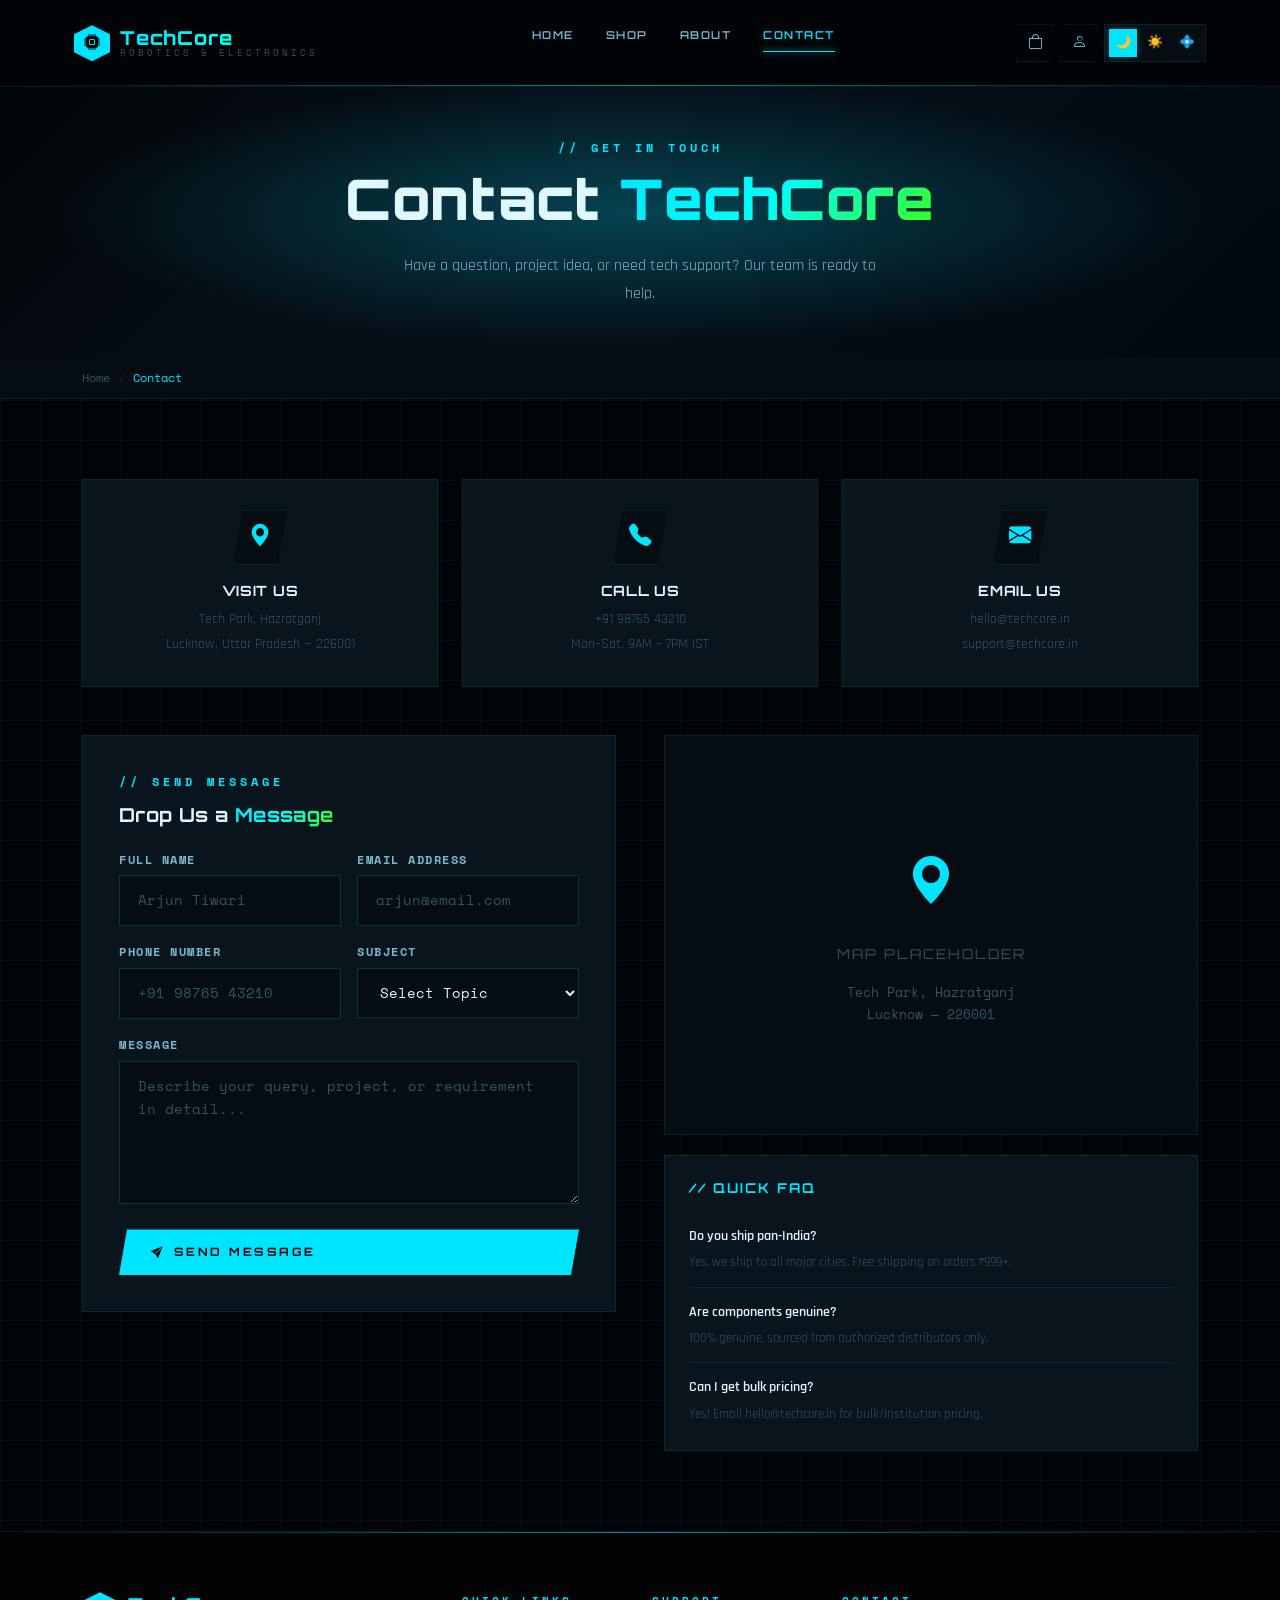
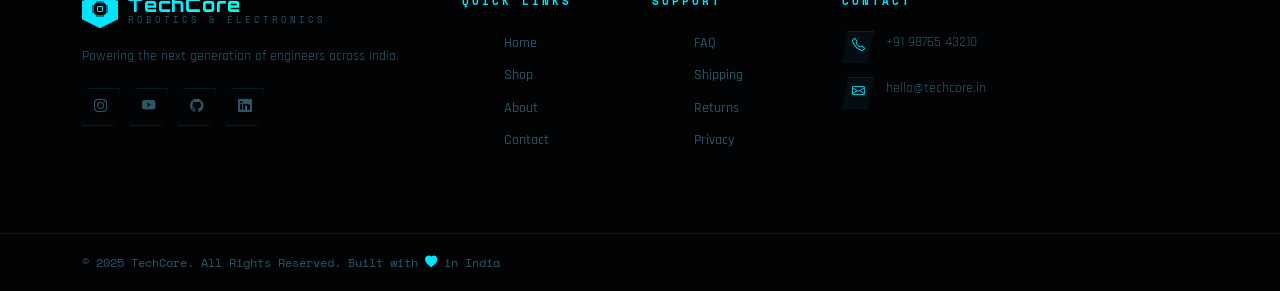
<file: contact.html>
<!DOCTYPE html>
<html lang="en">
<head>
  <meta charset="UTF-8"><meta name="viewport" content="width=device-width, initial-scale=1.0">
  <title>Contact Us | TechCore</title>
  <link href="https://cdn.jsdelivr.net/npm/bootstrap@5.3.2/dist/css/bootstrap.min.css" rel="stylesheet">
  <link href="https://cdn.jsdelivr.net/npm/bootstrap-icons@1.11.3/font/bootstrap-icons.css" rel="stylesheet">
  <link href="https://fonts.googleapis.com/css2?family=Orbitron:wght@400;600;700;800;900&family=Space+Mono:wght@400;700&family=Rajdhani:wght@300;400;500;600;700&display=swap" rel="stylesheet">
  <link rel="stylesheet" href="./styles_robotics.css">
</head>
<body>
<div class="page-transition"></div>
<div class="toast-container-luxury" id="toast-container"></div>
<div class="mobile-nav-overlay" id="mobile-overlay"></div>
<nav class="mobile-nav" id="mobile-nav">
  <div class="mobile-nav-header"><div class="nav-brand"><div class="nav-brand-logo"><i class="bi bi-cpu-fill"></i></div><div><div class="nav-brand-text">TechCore</div><div class="nav-brand-tagline">Robotics &amp; Electronics</div></div></div><button class="btn-ghost" id="mobile-close"><i class="bi bi-x-lg"></i></button></div>
  <ul class="mobile-nav-links"><li><a href="index.html">Home</a></li><li><a href="products.html">Shop</a></li><li><a href="about.html">About</a></li><li><a href="contact.html">Contact</a></li><li><a href="orders.html">My Orders</a></li></ul>
  <div style="margin-top:24px;padding-top:20px;border-top:1px solid var(--border-color);"><div class="theme-toggle" style="justify-content:center;"><button class="theme-btn" data-theme="dark">🌙</button><button class="theme-btn" data-theme="light">☀️</button><button class="theme-btn" data-theme="midnight">💠</button></div></div>
</nav>
<nav class="navbar-luxury" id="mainNavbar">
  <div class="container p-1"><div class="nav-inner">
    <a href="index.html" class="nav-brand"><div class="nav-brand-logo"><i class="bi bi-cpu-fill"></i></div><div><div class="nav-brand-text">TechCore</div><div class="nav-brand-tagline">Robotics &amp; Electronics</div></div></a>
    <ul class="nav-links"><li><a href="index.html">Home</a></li><li><a href="products.html">Shop</a></li><li><a href="about.html">About</a></li><li><a href="contact.html" class="active">Contact</a></li></ul>
    <div class="nav-actions">
      <a href="cart.html" class="nav-action-btn"><i class="bi bi-bag"></i><span class="nav-badge cart-count" style="display:none;">0</span></a>
      <div class="user-dropdown" style="position:relative;"><button class="nav-action-btn"><i class="bi bi-person"></i></button><div class="user-dropdown-menu"><a href="login.html" class="dropdown-item-custom"><i class="bi bi-box-arrow-in-right"></i> Login</a><a href="register.html" class="dropdown-item-custom"><i class="bi bi-person-plus"></i> Register</a><div class="dropdown-divider-custom"></div><a href="orders.html" class="dropdown-item-custom"><i class="bi bi-bag-check"></i> My Orders</a></div></div>
      <div class="theme-toggle theme-toggle-mobile"><button class="theme-btn" data-theme="dark">🌙</button><button class="theme-btn" data-theme="light">☀️</button><button class="theme-btn" data-theme="midnight">💠</button></div>
      <button class="mobile-menu-toggle" id="mobileMenuBtn"><span></span><span></span><span></span></button>
    </div>
  </div></div>
</nav>

<!-- HERO -->
<section style="margin-top:68px;padding:70px 0 50px;background:var(--gradient-hero);position:relative;overflow:hidden;text-align:center;">
  <div style="position:absolute;inset:0;background:radial-gradient(ellipse at center,var(--accent-glow) 0%,transparent 65%);pointer-events:none;"></div>
  <div class="container position-relative reveal">
    <div class="section-subtitle">// GET IN TOUCH</div>
    <h1 class="hero-title" style="font-size:clamp(2rem,5vw,3.5rem);">Contact <span class="gold-text">TechCore</span></h1>
    <p style="max-width:500px;margin:1.2rem auto 0;font-size:1rem;color:var(--text-secondary);">Have a question, project idea, or need tech support? Our team is ready to help.</p>
  </div>
</section>
<div style="background:var(--bg-secondary);border-bottom:1px solid var(--border-color);padding:10px 0;">
  <div class="container"><nav><ol class="breadcrumb mb-0" style="font-size:0.78rem;font-family:'Space Mono',monospace;"><li class="breadcrumb-item"><a href="index.html" style="color:var(--text-muted);">Home</a></li><li class="breadcrumb-item active" style="color:var(--accent-primary);">Contact</li></ol></nav></div>
</div>

<!-- CONTACT INFO CARDS -->
<section class="section-padding">
  <div class="container">
    <div class="row g-4 mb-5">
      <div class="col-md-4 reveal stagger-1">
        <div class="contact-info-card text-center">
          <div class="contact-icon-wrap" style="margin:0 auto 18px;"><i class="bi bi-geo-alt-fill"></i></div>
          <h5 style="font-family:'Orbitron',monospace;font-size:0.88rem;color:var(--text-primary);margin-bottom:8px;letter-spacing:0.05em;">VISIT US</h5>
          <p style="color:var(--text-muted);font-size:0.9rem;margin:0;">Tech Park, Hazratganj<br>Lucknow, Uttar Pradesh — 226001</p>
        </div>
      </div>
      <div class="col-md-4 reveal stagger-2">
        <div class="contact-info-card text-center">
          <div class="contact-icon-wrap" style="margin:0 auto 18px;"><i class="bi bi-telephone-fill"></i></div>
          <h5 style="font-family:'Orbitron',monospace;font-size:0.88rem;color:var(--text-primary);margin-bottom:8px;letter-spacing:0.05em;">CALL US</h5>
          <p style="color:var(--text-muted);font-size:0.9rem;margin:0;">+91 98765 43210<br>Mon–Sat, 9AM – 7PM IST</p>
        </div>
      </div>
      <div class="col-md-4 reveal stagger-3">
        <div class="contact-info-card text-center">
          <div class="contact-icon-wrap" style="margin:0 auto 18px;"><i class="bi bi-envelope-fill"></i></div>
          <h5 style="font-family:'Orbitron',monospace;font-size:0.88rem;color:var(--text-primary);margin-bottom:8px;letter-spacing:0.05em;">EMAIL US</h5>
          <p style="color:var(--text-muted);font-size:0.9rem;margin:0;">hello@techcore.in<br>support@techcore.in</p>
        </div>
      </div>
    </div>

    <!-- FORM + MAP -->
    <div class="row g-5">
      <div class="col-lg-6 reveal-left">
        <div style="background:var(--bg-card);border:1px solid var(--border-color);padding:36px;">
          <div class="section-subtitle">// SEND MESSAGE</div>
          <h3 style="font-family:'Orbitron',monospace;font-size:1.2rem;margin-bottom:24px;color:var(--text-primary);">Drop Us a <span class="gold-text">Message</span></h3>
          <div class="row g-3">
            <div class="col-sm-6">
              <label class="label-luxury">Full Name</label>
              <input type="text" class="input-luxury" placeholder="Arjun Tiwari">
            </div>
            <div class="col-sm-6">
              <label class="label-luxury">Email Address</label>
              <input type="email" class="input-luxury" placeholder="arjun@email.com">
            </div>
            <div class="col-sm-6">
              <label class="label-luxury">Phone Number</label>
              <input type="tel" class="input-luxury" placeholder="+91 98765 43210">
            </div>
            <div class="col-sm-6">
              <label class="label-luxury">Subject</label>
              <select class="input-luxury">
                <option value="">Select Topic</option>
                <option>Product Inquiry</option>
                <option>Technical Support</option>
                <option>Service Quote</option>
                <option>Course Support</option>
                <option>Other</option>
              </select>
            </div>
            <div class="col-12">
              <label class="label-luxury">Message</label>
              <textarea class="input-luxury" rows="5" placeholder="Describe your query, project, or requirement in detail..."></textarea>
            </div>
            <div class="col-12">
              <button class="btn-luxury w-100" onclick="this.innerHTML='<i class=\'bi bi-check-lg\'></i> Message Sent!';this.style.background='var(--accent-green,#39ff14)';">
                <i class="bi bi-send-fill"></i> Send Message
              </button>
            </div>
          </div>
        </div>
      </div>
      <div class="col-lg-6 reveal-right">
        <div class="map-placeholder" style="height:400px;flex-direction:column;gap:16px;">
          <i class="bi bi-geo-alt-fill" style="font-size:3rem;color:var(--accent-primary);"></i>
          <div style="font-family:'Orbitron',monospace;font-size:0.85rem;letter-spacing:2px;color:var(--text-muted);">MAP PLACEHOLDER</div>
          <div style="font-size:0.82rem;color:var(--text-muted);font-family:'Space Mono',monospace;text-align:center;">Tech Park, Hazratganj<br>Lucknow — 226001</div>
        </div>
        <!-- FAQ Quick -->
        <div style="margin-top:20px;background:var(--bg-card);border:1px solid var(--border-color);padding:24px;">
          <h5 style="font-family:'Orbitron',monospace;font-size:0.85rem;color:var(--accent-primary);margin-bottom:16px;letter-spacing:2px;">// QUICK FAQ</h5>
          <div style="border-bottom:1px solid var(--border-color);padding:12px 0;">
            <div style="font-family:'Rajdhani',sans-serif;font-weight:600;color:var(--text-primary);font-size:0.9rem;">Do you ship pan-India?</div>
            <div style="font-size:0.82rem;color:var(--text-muted);margin-top:4px;">Yes, we ship to all major cities. Free shipping on orders ₹999+.</div>
          </div>
          <div style="border-bottom:1px solid var(--border-color);padding:12px 0;">
            <div style="font-family:'Rajdhani',sans-serif;font-weight:600;color:var(--text-primary);font-size:0.9rem;">Are components genuine?</div>
            <div style="font-size:0.82rem;color:var(--text-muted);margin-top:4px;">100% genuine, sourced from authorized distributors only.</div>
          </div>
          <div style="padding:12px 0 0;">
            <div style="font-family:'Rajdhani',sans-serif;font-weight:600;color:var(--text-primary);font-size:0.9rem;">Can I get bulk pricing?</div>
            <div style="font-size:0.82rem;color:var(--text-muted);margin-top:4px;">Yes! Email hello@techcore.in for bulk/institution pricing.</div>
          </div>
        </div>
      </div>
    </div>
  </div>
</section>

<!-- FOOTER -->
<footer class="footer-luxury">
  <div class="container"><div class="row g-4 pb-4">
    <div class="col-12 col-md-4 footer-brand"><div class="nav-brand mb-3"><div class="nav-brand-logo"><i class="bi bi-cpu-fill"></i></div><div><div class="nav-brand-text">TechCore</div><div class="nav-brand-tagline">Robotics &amp; Electronics</div></div></div><p>Powering the next generation of engineers across India.</p><div class="social-links"><a href="#" class="social-link"><i class="bi bi-instagram"></i></a><a href="#" class="social-link"><i class="bi bi-youtube"></i></a><a href="#" class="social-link"><i class="bi bi-github"></i></a><a href="#" class="social-link"><i class="bi bi-linkedin"></i></a></div></div>
    <div class="col-sm-6 col-md-2"><div class="footer-heading">Quick Links</div><ul class="footer-links"><li><a href="index.html">Home</a></li><li><a href="products.html">Shop</a></li><li><a href="about.html">About</a></li><li><a href="contact.html">Contact</a></li></ul></div>
    <div class="col-sm-6 col-md-2"><div class="footer-heading">Support</div><ul class="footer-links"><li><a href="#">FAQ</a></li><li><a href="#">Shipping</a></li><li><a href="#">Returns</a></li><li><a href="#">Privacy</a></li></ul></div>
    <div class="col-md-4"><div class="footer-heading">Contact</div><div class="footer-contact-item"><div class="footer-contact-icon"><i class="bi bi-telephone"></i></div><div class="footer-contact-text">+91 98765 43210</div></div><div class="footer-contact-item"><div class="footer-contact-icon"><i class="bi bi-envelope"></i></div><div class="footer-contact-text">hello@techcore.in</div></div></div>
  </div></div>
  <div class="footer-bottom"><div class="container"><p>© 2025 TechCore. All Rights Reserved. Built with <i class="bi bi-heart-fill" style="color:var(--accent-primary);"></i> in India</p></div></div>
</footer>
<script src="https://cdn.jsdelivr.net/npm/bootstrap@5.3.2/dist/js/bootstrap.bundle.min.js"></script>
<script src="js/main.js"></script>
</body>
</html>
</file>
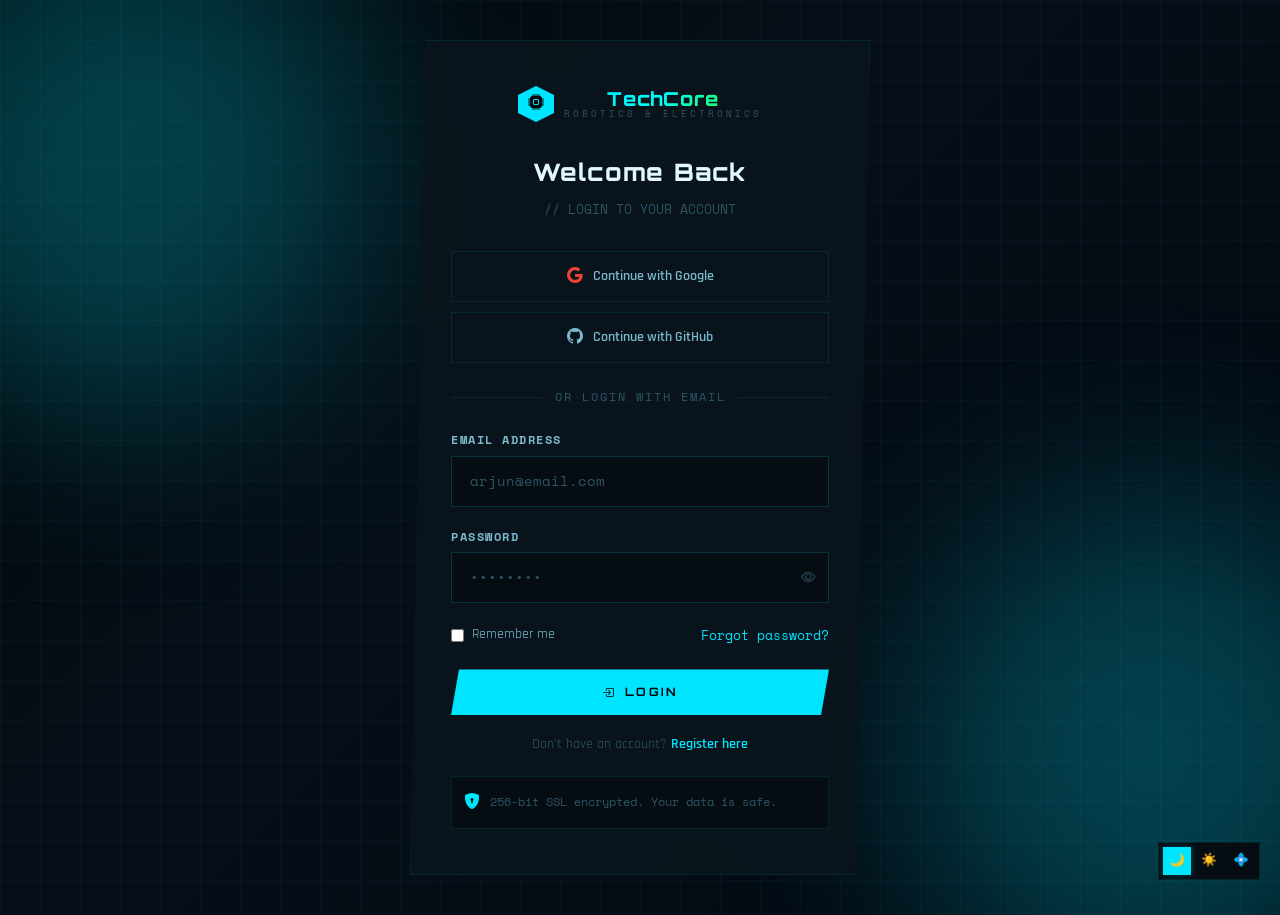
<file: login.html>
<!DOCTYPE html>
<html lang="en">
<head>
  <meta charset="UTF-8"><meta name="viewport" content="width=device-width, initial-scale=1.0">
  <title>Login | TechCore</title>
  <link href="https://cdn.jsdelivr.net/npm/bootstrap@5.3.2/dist/css/bootstrap.min.css" rel="stylesheet">
  <link href="https://cdn.jsdelivr.net/npm/bootstrap-icons@1.11.3/font/bootstrap-icons.css" rel="stylesheet">
  <link href="https://fonts.googleapis.com/css2?family=Orbitron:wght@400;600;700;800;900&family=Space+Mono:wght@400;700&family=Rajdhani:wght@300;400;500;600;700&display=swap" rel="stylesheet">
   <link rel="stylesheet" href="./styles_robotics.css">
</head>
<body>
<div class="page-transition"></div>
<div class="toast-container-luxury" id="toast-container"></div>

<div class="auth-page">
  <!-- Animated bg glows -->
  <div class="auth-bg-glow" style="top:-10%;left:-10%;"></div>
  <div class="auth-bg-glow" style="bottom:-10%;right:-10%;animation-delay:4s;"></div>
  <!-- Circuit lines decoration -->
  <div style="position:absolute;inset:0;background-image:linear-gradient(rgba(0,229,255,0.04) 1px,transparent 1px),linear-gradient(90deg,rgba(0,229,255,0.04) 1px,transparent 1px);background-size:40px 40px;pointer-events:none;"></div>

  <div class="auth-card">
    <!-- Logo -->
    <div class="auth-logo">
      <a href="index.html" class="nav-brand" style="justify-content:center;margin-bottom:6px;">
        <div class="nav-brand-logo"><i class="bi bi-cpu-fill"></i></div>
        <div><div class="nav-brand-text">TechCore</div><div class="nav-brand-tagline">Robotics &amp; Electronics</div></div>
      </a>
    </div>

    <div class="auth-title">Welcome Back</div>
    <div class="auth-subtitle">// LOGIN TO YOUR ACCOUNT</div>

    <!-- Social Login -->
    <a href="#" class="social-login-btn"><i class="bi bi-google" style="color:#ea4335;font-size:1rem;"></i> Continue with Google</a>
    <a href="#" class="social-login-btn"><i class="bi bi-github" style="font-size:1rem;"></i> Continue with GitHub</a>

    <div class="auth-divider"><span>or login with email</span></div>

    <!-- Form -->
    <div class="form-group-luxury">
      <label class="label-luxury">Email Address</label>
      <input type="email" class="input-luxury" placeholder="arjun@email.com">
    </div>
    <div class="form-group-luxury">
      <label class="label-luxury">Password</label>
      <div class="input-group-luxury">
        <input type="password" class="input-luxury" id="loginPass" placeholder="••••••••">
        <button class="input-eye-toggle" onclick="togglePass('loginPass',this)"><i class="bi bi-eye"></i></button>
      </div>
    </div>

    <div style="display:flex;justify-content:space-between;align-items:center;margin-bottom:22px;">
      <label style="display:flex;align-items:center;gap:8px;cursor:pointer;font-family:'Rajdhani',sans-serif;font-size:0.88rem;color:var(--text-secondary);">
        <input type="checkbox" style="accent-color:var(--accent-primary);"> Remember me
      </label>
      <a href="#" style="font-size:0.8rem;color:var(--accent-primary);font-family:'Space Mono',monospace;">Forgot password?</a>
    </div>

    <button class="btn-luxury w-100" style="justify-content:center;margin-bottom:18px;" onclick="window.location='index.html'">
      <i class="bi bi-box-arrow-in-right"></i> Login
    </button>

    <p style="text-align:center;font-size:0.85rem;color:var(--text-muted);font-family:'Rajdhani',sans-serif;margin:0;">
      Don't have an account? <a href="register.html" style="color:var(--accent-primary);font-weight:600;">Register here</a>
    </p>

    <!-- Security note -->
    <div style="margin-top:20px;padding:12px;background:var(--bg-secondary);border:1px solid var(--border-color);display:flex;align-items:center;gap:10px;">
      <i class="bi bi-shield-lock-fill" style="color:var(--accent-primary);font-size:1rem;"></i>
      <div style="font-size:0.75rem;color:var(--text-muted);font-family:'Space Mono',monospace;">256-bit SSL encrypted. Your data is safe.</div>
    </div>
  </div>
</div>

<script>
function togglePass(id, btn) {
  const f = document.getElementById(id);
  const show = f.type === 'password';
  f.type = show ? 'text' : 'password';
  btn.innerHTML = show ? '<i class="bi bi-eye-slash"></i>' : '<i class="bi bi-eye"></i>';
}
</script>
<div class="theme-toggle" style="position:fixed;bottom:20px;right:20px;z-index:99;"><button class="theme-btn" data-theme="dark">🌙</button><button class="theme-btn" data-theme="light">☀️</button><button class="theme-btn" data-theme="midnight">💠</button></div>
<script src="https://cdn.jsdelivr.net/npm/bootstrap@5.3.2/dist/js/bootstrap.bundle.min.js"></script>
<script src="js/main.js"></script>
</body>
</html>
</file>
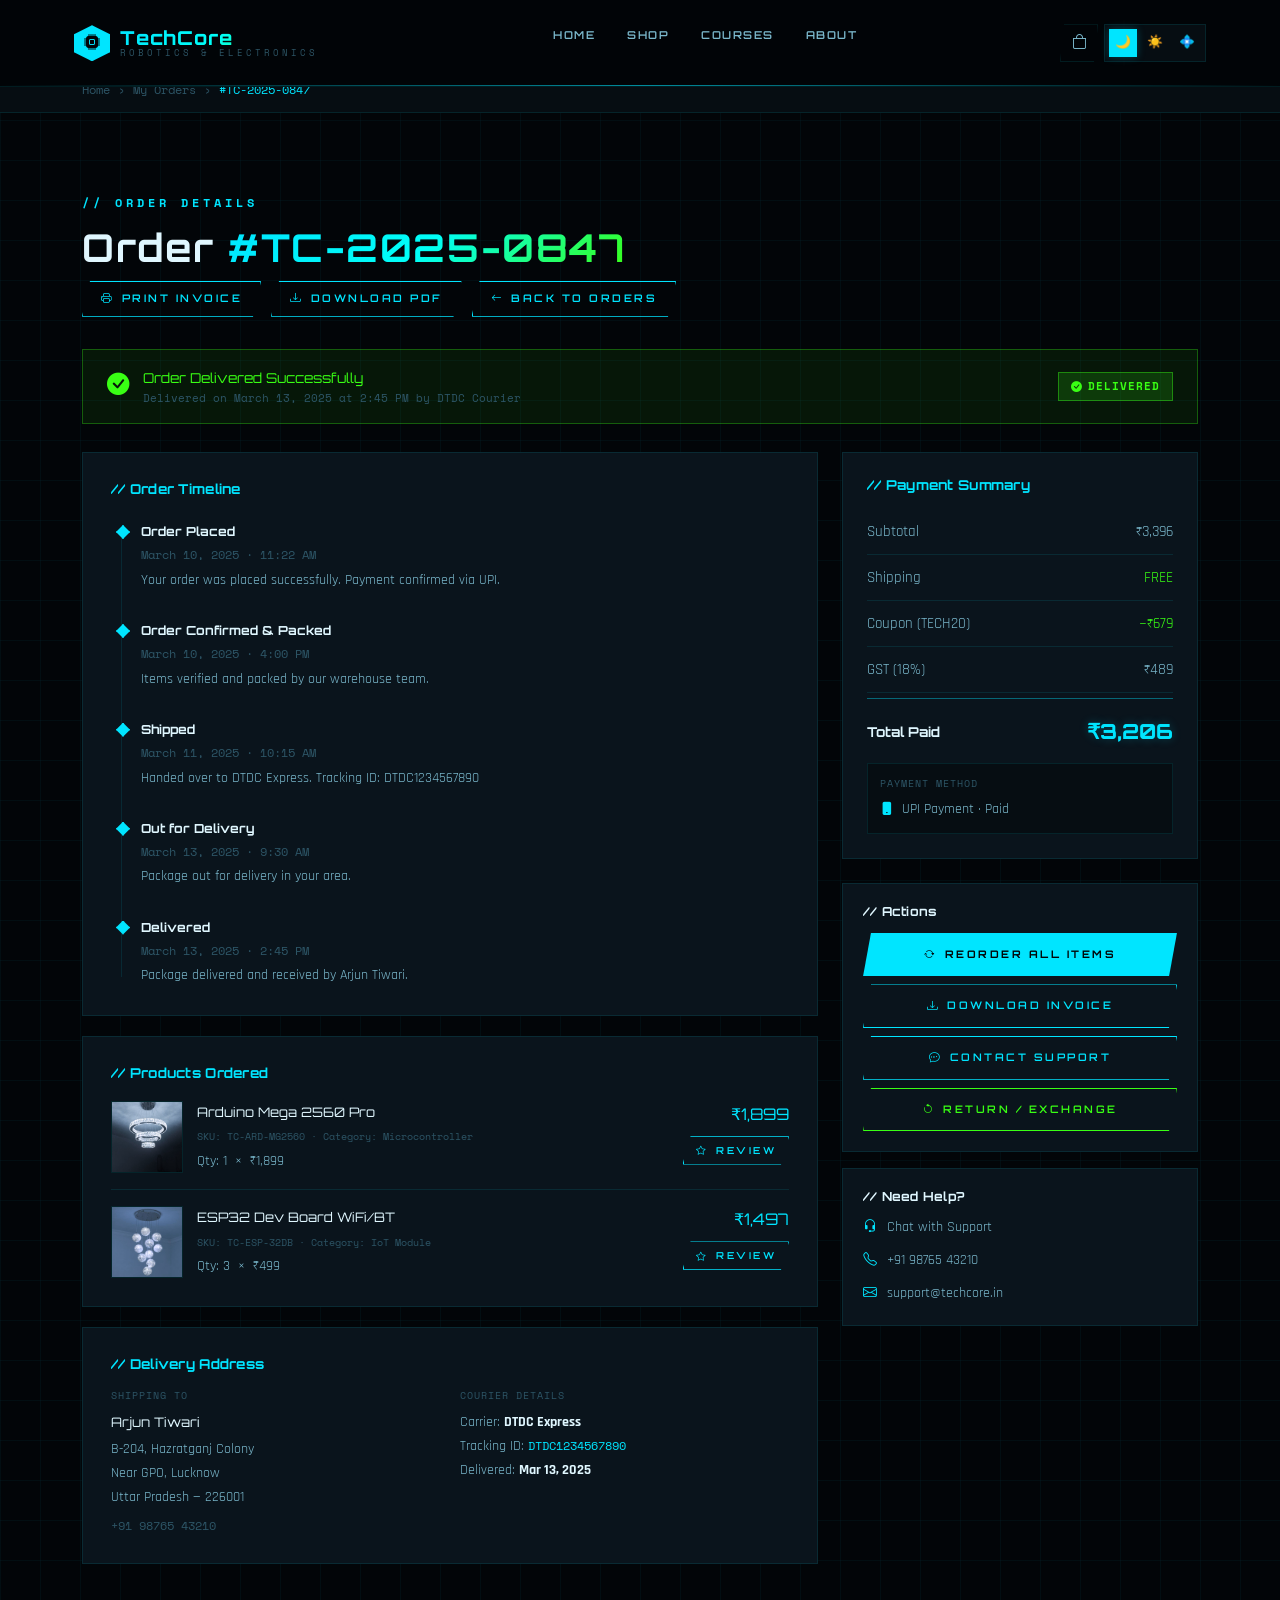
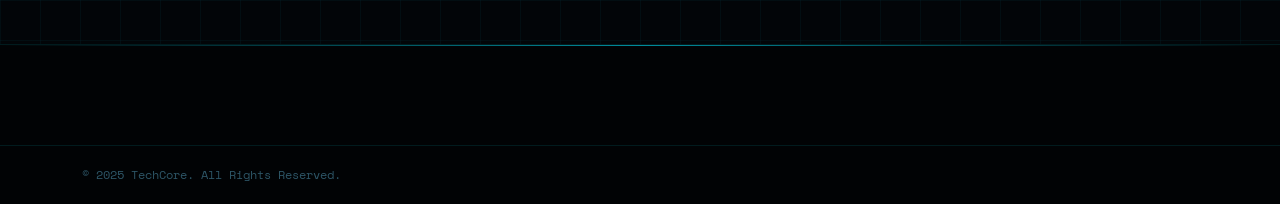
<file: order-details.html>
<!DOCTYPE html>
<html lang="en">
<head>
  <meta charset="UTF-8">
  <meta name="viewport" content="width=device-width, initial-scale=1.0">
  <title>Order Details #TC-2025-0847 | TechCore</title>
  <link href="https://cdn.jsdelivr.net/npm/bootstrap@5.3.2/dist/css/bootstrap.min.css" rel="stylesheet">
  <link href="https://cdn.jsdelivr.net/npm/bootstrap-icons@1.11.3/font/bootstrap-icons.css" rel="stylesheet">
  <link href="https://fonts.googleapis.com/css2?family=Orbitron:wght@400;500;600;700;800;900&family=Space+Mono:ital,wght@0,400;0,700;1,400&family=Rajdhani:wght@300;400;500;600;700&display=swap" rel="stylesheet">
  <link rel="stylesheet" href="./styles_robotics.css">
</head>
<body>
<div class="page-transition"></div>
<div class="toast-container-luxury" id="toast-container"></div>

<nav class="navbar-luxury" id="mainNavbar">
  <div class="container p-1">
    <div class="nav-inner">
      <a href="index.html" class="nav-brand"><div class="nav-brand-logo"><i class="bi bi-cpu-fill"></i></div><div><div class="nav-brand-text">TechCore</div><div class="nav-brand-tagline">Robotics &amp; Electronics</div></div></a>
      <ul class="nav-links"><li><a href="index.html">Home</a></li><li><a href="products.html">Shop</a></li><li><a href="courses.html">Courses</a></li><li><a href="about.html">About</a></li></ul>
      <div class="nav-actions">
        <a href="cart.html" class="nav-action-btn"><i class="bi bi-bag"></i></a>
        <div class="theme-toggle theme-toggle-mobile"><button class="theme-btn" data-theme="dark">🌙</button><button class="theme-btn" data-theme="light">☀️</button><button class="theme-btn" data-theme="midnight">💠</button></div>
        <button class="mobile-menu-toggle" id="mobileMenuBtn"><span></span><span></span><span></span></button>
      </div>
    </div>
  </div>
</nav>

<div class="breadcrumb-luxury" style="margin-top:68px;">
  <div class="container"><nav><ol class="breadcrumb"><li class="breadcrumb-item"><a href="index.html">Home</a></li><li class="breadcrumb-item"><a href="orders.html">My Orders</a></li><li class="breadcrumb-item active">#TC-2025-0847</li></ol></nav></div>
</div>

<section class="section-padding">
  <div class="container">
    <!-- Page Header -->
    <div style="display:flex;align-items:center;justify-content:space-between;flex-wrap:wrap;gap:12px;margin-bottom:32px;">
      <div>
        <div class="section-subtitle">// Order Details</div>
        <h2 class="section-title" style="margin:0;">Order <span class="gold-text">#TC-2025-0847</span></h2>
      </div>
      <div style="display:flex;gap:10px;flex-wrap:wrap;">
        <button class="btn-luxury-outline" style="font-size:0.65rem;padding:8px 18px;" onclick="window.print()"><i class="bi bi-printer"></i> Print Invoice</button>
        <button class="btn-luxury-outline" style="font-size:0.65rem;padding:8px 18px;" onclick="showToast('Invoice downloaded!','success')"><i class="bi bi-download"></i> Download PDF</button>
        <a href="orders.html" class="btn-luxury-outline" style="font-size:0.65rem;padding:8px 18px;"><i class="bi bi-arrow-left"></i> Back to Orders</a>
      </div>
    </div>

    <!-- Status Banner -->
    <div style="background:rgba(57,255,20,0.07);border:1px solid rgba(57,255,20,0.3);padding:16px 24px;margin-bottom:28px;display:flex;align-items:center;gap:14px;flex-wrap:wrap;">
      <i class="bi bi-check-circle-fill" style="color:#39ff14;font-size:1.4rem;"></i>
      <div>
        <div style="font-family:'Orbitron',monospace;font-size:0.85rem;color:#39ff14;">Order Delivered Successfully</div>
        <div style="font-family:'Space Mono',monospace;font-size:0.68rem;color:var(--text-muted);">Delivered on March 13, 2025 at 2:45 PM by DTDC Courier</div>
      </div>
      <span class="status-badge status-delivered" style="margin-left:auto;"><i class="bi bi-check-circle-fill"></i> Delivered</span>
    </div>

    <div class="row g-4">
      <!-- LEFT COLUMN -->
      <div class="col-lg-8">
        <!-- Order Timeline -->
        <div style="background:var(--bg-card);border:1px solid var(--border-color);padding:28px;margin-bottom:20px;">
          <h5 style="font-family:'Orbitron',monospace;font-size:0.85rem;color:var(--accent-primary);margin-bottom:24px;">// Order Timeline</h5>
          <div class="order-timeline">
            <div class="timeline-item done">
              <div class="timeline-dot"></div>
              <div class="timeline-title">Order Placed</div>
              <div class="timeline-time">March 10, 2025 · 11:22 AM</div>
              <div class="timeline-desc">Your order was placed successfully. Payment confirmed via UPI.</div>
            </div>
            <div class="timeline-item done">
              <div class="timeline-dot"></div>
              <div class="timeline-title">Order Confirmed &amp; Packed</div>
              <div class="timeline-time">March 10, 2025 · 4:00 PM</div>
              <div class="timeline-desc">Items verified and packed by our warehouse team.</div>
            </div>
            <div class="timeline-item done">
              <div class="timeline-dot"></div>
              <div class="timeline-title">Shipped</div>
              <div class="timeline-time">March 11, 2025 · 10:15 AM</div>
              <div class="timeline-desc">Handed over to DTDC Express. Tracking ID: DTDC1234567890</div>
            </div>
            <div class="timeline-item done">
              <div class="timeline-dot"></div>
              <div class="timeline-title">Out for Delivery</div>
              <div class="timeline-time">March 13, 2025 · 9:30 AM</div>
              <div class="timeline-desc">Package out for delivery in your area.</div>
            </div>
            <div class="timeline-item done">
              <div class="timeline-dot"></div>
              <div class="timeline-title">Delivered</div>
              <div class="timeline-time">March 13, 2025 · 2:45 PM</div>
              <div class="timeline-desc">Package delivered and received by Arjun Tiwari.</div>
            </div>
          </div>
        </div>

        <!-- Products Ordered -->
        <div style="background:var(--bg-card);border:1px solid var(--border-color);padding:28px;margin-bottom:20px;">
          <h5 style="font-family:'Orbitron',monospace;font-size:0.85rem;color:var(--accent-primary);margin-bottom:20px;">// Products Ordered</h5>

          <div style="display:flex;gap:14px;align-items:flex-start;padding-bottom:16px;border-bottom:1px solid var(--border-color);margin-bottom:16px;flex-wrap:wrap;">
            <div style="width:72px;height:72px;background:var(--bg-secondary);border:1px solid var(--border-color);flex-shrink:0;overflow:hidden;"><img src="images/Jhoomer1.jpg" style="width:100%;height:100%;object-fit:cover;filter:hue-rotate(180deg);"></div>
            <div style="flex:1;">
              <div style="font-family:'Orbitron',monospace;font-size:0.82rem;color:var(--text-primary);margin-bottom:5px;">Arduino Mega 2560 Pro</div>
              <div style="font-family:'Space Mono',monospace;font-size:0.65rem;color:var(--text-muted);margin-bottom:4px;">SKU: TC-ARD-MG2560 · Category: Microcontroller</div>
              <div style="font-size:0.85rem;color:var(--text-secondary);">Qty: 1 &nbsp;×&nbsp; ₹1,899</div>
            </div>
            <div style="text-align:right;">
              <div style="font-family:'Orbitron',monospace;font-size:1rem;color:var(--accent-primary);">₹1,899</div>
              <button class="btn-luxury-outline" style="font-size:0.6rem;padding:5px 12px;margin-top:8px;"><i class="bi bi-star"></i> Review</button>
            </div>
          </div>

          <div style="display:flex;gap:14px;align-items:flex-start;flex-wrap:wrap;">
            <div style="width:72px;height:72px;background:var(--bg-secondary);border:1px solid var(--border-color);flex-shrink:0;overflow:hidden;"><img src="images/Jhoomer4.jpg" style="width:100%;height:100%;object-fit:cover;filter:hue-rotate(180deg);"></div>
            <div style="flex:1;">
              <div style="font-family:'Orbitron',monospace;font-size:0.82rem;color:var(--text-primary);margin-bottom:5px;">ESP32 Dev Board WiFi/BT</div>
              <div style="font-family:'Space Mono',monospace;font-size:0.65rem;color:var(--text-muted);margin-bottom:4px;">SKU: TC-ESP-32DB · Category: IoT Module</div>
              <div style="font-size:0.85rem;color:var(--text-secondary);">Qty: 3 &nbsp;×&nbsp; ₹499</div>
            </div>
            <div style="text-align:right;">
              <div style="font-family:'Orbitron',monospace;font-size:1rem;color:var(--accent-primary);">₹1,497</div>
              <button class="btn-luxury-outline" style="font-size:0.6rem;padding:5px 12px;margin-top:8px;"><i class="bi bi-star"></i> Review</button>
            </div>
          </div>
        </div>

        <!-- Delivery Address -->
        <div style="background:var(--bg-card);border:1px solid var(--border-color);padding:28px;">
          <h5 style="font-family:'Orbitron',monospace;font-size:0.85rem;color:var(--accent-primary);margin-bottom:16px;">// Delivery Address</h5>
          <div style="display:grid;grid-template-columns:1fr 1fr;gap:20px;flex-wrap:wrap;">
            <div>
              <div style="font-family:'Space Mono',monospace;font-size:0.62rem;color:var(--text-muted);letter-spacing:1px;margin-bottom:6px;">SHIPPING TO</div>
              <div style="font-family:'Orbitron',monospace;font-size:0.82rem;color:var(--text-primary);margin-bottom:5px;">Arjun Tiwari</div>
              <div style="font-size:0.88rem;color:var(--text-secondary);line-height:1.7;">
                B-204, Hazratganj Colony<br>Near GPO, Lucknow<br>Uttar Pradesh — 226001
              </div>
              <div style="font-family:'Space Mono',monospace;font-size:0.72rem;color:var(--text-muted);margin-top:6px;">+91 98765 43210</div>
            </div>
            <div>
              <div style="font-family:'Space Mono',monospace;font-size:0.62rem;color:var(--text-muted);letter-spacing:1px;margin-bottom:6px;">COURIER DETAILS</div>
              <div style="font-size:0.88rem;color:var(--text-secondary);line-height:1.7;">
                <div>Carrier: <strong style="color:var(--text-primary);">DTDC Express</strong></div>
                <div>Tracking ID: <a href="#" style="color:var(--accent-primary);font-family:'Space Mono',monospace;font-size:0.72rem;">DTDC1234567890</a></div>
                <div>Delivered: <strong style="color:var(--text-primary);">Mar 13, 2025</strong></div>
              </div>
            </div>
          </div>
        </div>
      </div>

      <!-- RIGHT: Price Summary + Actions -->
      <div class="col-lg-4">
        <!-- Price Summary -->
        <div class="order-summary-card mb-4">
          <h5 style="font-family:'Orbitron',monospace;font-size:0.85rem;color:var(--accent-primary);margin-bottom:16px;">// Payment Summary</h5>
          <div class="summary-row"><span>Subtotal</span><span>₹3,396</span></div>
          <div class="summary-row"><span>Shipping</span><span style="color:#39ff14;">FREE</span></div>
          <div class="summary-row"><span>Coupon (TECH20)</span><span style="color:#39ff14;">−₹679</span></div>
          <div class="summary-row"><span>GST (18%)</span><span>₹489</span></div>
          <div class="summary-total">
            <div class="summary-total-label">Total Paid</div>
            <div class="summary-total-price">₹3,206</div>
          </div>
          <div style="margin-top:14px;padding:12px;background:var(--bg-secondary);border:1px solid var(--border-color);">
            <div style="font-family:'Space Mono',monospace;font-size:0.62rem;color:var(--text-muted);letter-spacing:1px;margin-bottom:5px;">PAYMENT METHOD</div>
            <div style="display:flex;align-items:center;gap:8px;font-size:0.85rem;color:var(--text-secondary);"><i class="bi bi-phone-fill" style="color:var(--accent-primary);"></i> UPI Payment · Paid</div>
          </div>
        </div>

        <!-- Actions -->
        <div style="background:var(--bg-card);border:1px solid var(--border-color);padding:20px;margin-bottom:16px;">
          <h5 style="font-family:'Orbitron',monospace;font-size:0.78rem;color:var(--text-primary);margin-bottom:14px;">// Actions</h5>
          <div style="display:flex;flex-direction:column;gap:8px;">
            <button class="btn-luxury w-100 justify-content-center" style="font-size:0.65rem;" onclick="showToast('Items added to cart!','success')"><i class="bi bi-arrow-repeat"></i> Reorder All Items</button>
            <button class="btn-luxury-outline w-100 justify-content-center" style="font-size:0.65rem;" onclick="showToast('Invoice downloaded!','success')"><i class="bi bi-download"></i> Download Invoice</button>
            <button class="btn-luxury-outline w-100 justify-content-center" style="font-size:0.65rem;"><i class="bi bi-chat-dots"></i> Contact Support</button>
            <button class="btn-luxury-outline w-100 justify-content-center" style="font-size:0.65rem;border-color:var(--accent-green,#39ff14);color:var(--accent-green,#39ff14);" onclick="showToast('Return request submitted!','success')"><i class="bi bi-arrow-counterclockwise"></i> Return / Exchange</button>
          </div>
        </div>

        <!-- Need Help -->
        <div style="background:var(--bg-card);border:1px solid var(--border-color);padding:20px;">
          <h5 style="font-family:'Orbitron',monospace;font-size:0.78rem;color:var(--text-primary);margin-bottom:12px;">// Need Help?</h5>
          <div style="display:flex;flex-direction:column;gap:10px;">
            <a href="contact.html" style="display:flex;align-items:center;gap:10px;font-size:0.85rem;color:var(--text-secondary);text-decoration:none;transition:var(--transition);" onmouseover="this.style.color='var(--accent-primary)';" onmouseout="this.style.color='var(--text-secondary)';"><i class="bi bi-headset" style="color:var(--accent-primary);"></i> Chat with Support</a>
            <a href="tel:+919876543210" style="display:flex;align-items:center;gap:10px;font-size:0.85rem;color:var(--text-secondary);text-decoration:none;transition:var(--transition);" onmouseover="this.style.color='var(--accent-primary)';" onmouseout="this.style.color='var(--text-secondary)';"><i class="bi bi-telephone" style="color:var(--accent-primary);"></i> +91 98765 43210</a>
            <a href="mailto:support@techcore.in" style="display:flex;align-items:center;gap:10px;font-size:0.85rem;color:var(--text-secondary);text-decoration:none;transition:var(--transition);" onmouseover="this.style.color='var(--accent-primary)';" onmouseout="this.style.color='var(--text-secondary)';"><i class="bi bi-envelope" style="color:var(--accent-primary);"></i> support@techcore.in</a>
          </div>
        </div>
      </div>
    </div>
  </div>
</section>

<footer class="footer-luxury">
  <div class="footer-bottom"><div class="container"><p>© 2025 TechCore. All Rights Reserved.</p></div></div>
</footer>
<script src="https://cdn.jsdelivr.net/npm/bootstrap@5.3.2/dist/js/bootstrap.bundle.min.js"></script>
<script src="js/main.js"></script>
</body>
</html>
</file>
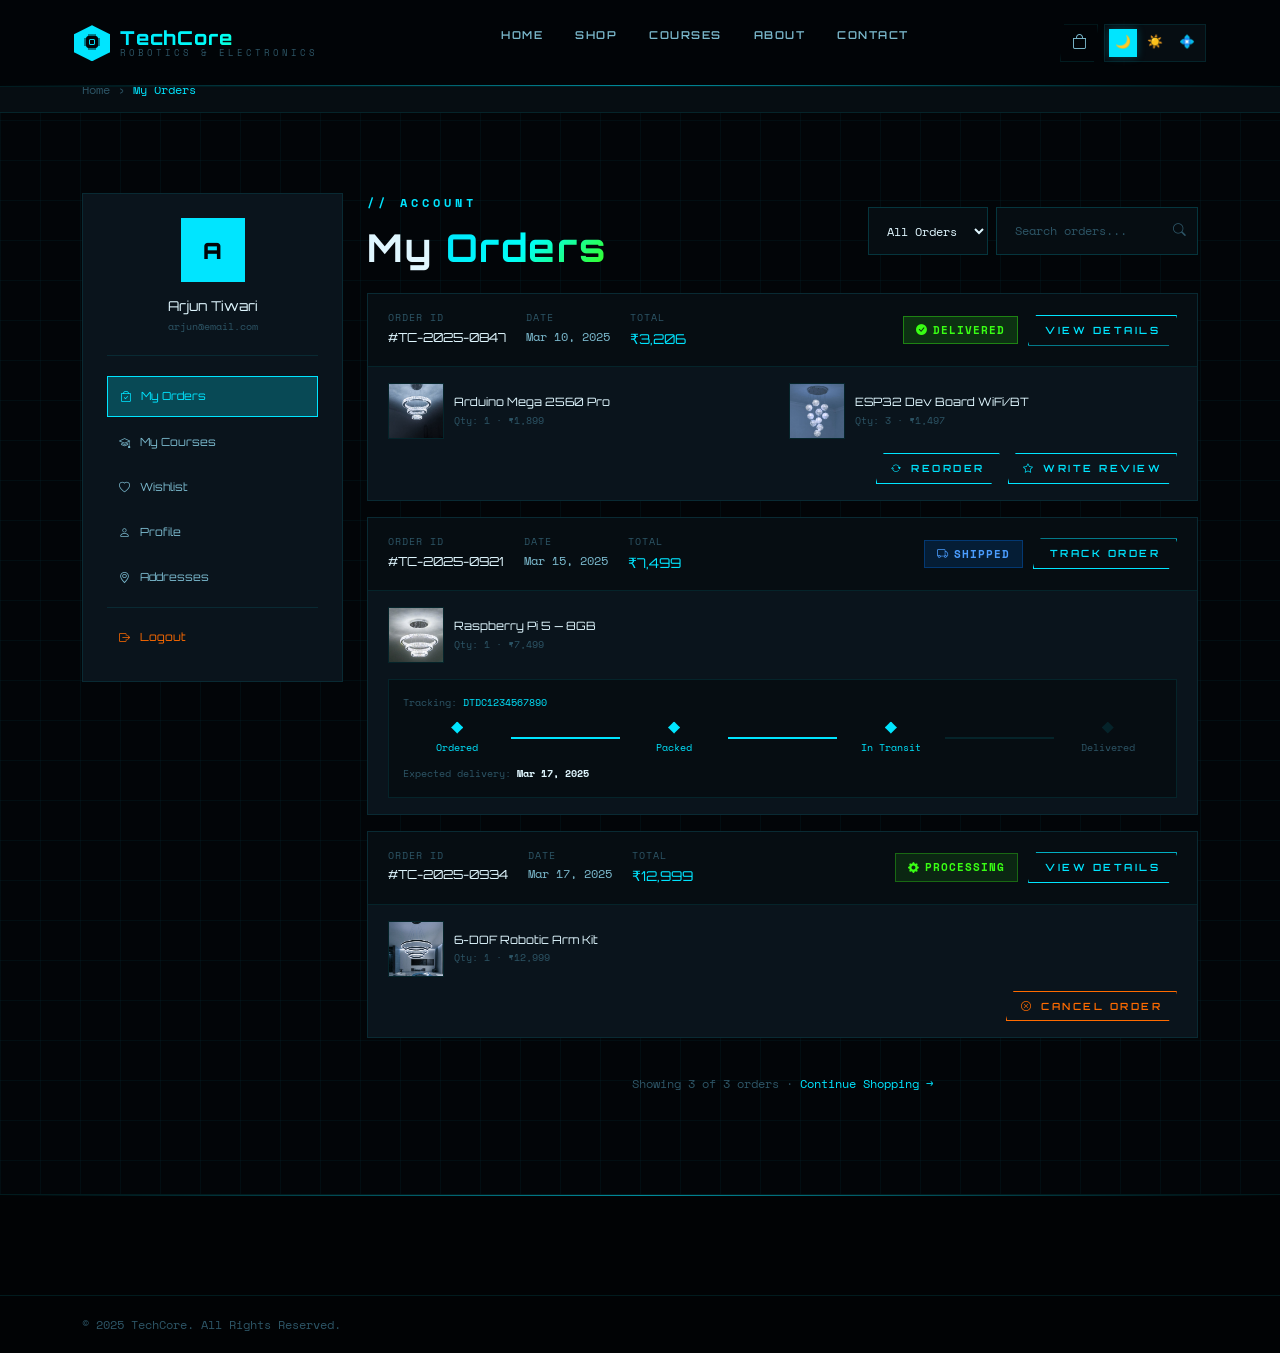
<file: orders.html>
<!DOCTYPE html>
<html lang="en">
<head>
  <meta charset="UTF-8">
  <meta name="viewport" content="width=device-width, initial-scale=1.0">
  <title>My Orders | TechCore</title>
  <link href="https://cdn.jsdelivr.net/npm/bootstrap@5.3.2/dist/css/bootstrap.min.css" rel="stylesheet">
  <link href="https://cdn.jsdelivr.net/npm/bootstrap-icons@1.11.3/font/bootstrap-icons.css" rel="stylesheet">
  <link href="https://fonts.googleapis.com/css2?family=Orbitron:wght@400;500;600;700;800;900&family=Space+Mono:ital,wght@0,400;0,700;1,400&family=Rajdhani:wght@300;400;500;600;700&display=swap" rel="stylesheet">
   <link rel="stylesheet" href="./styles_robotics.css">
</head>
<body>
<div class="page-transition"></div>
<div class="toast-container-luxury" id="toast-container"></div>

<nav class="navbar-luxury" id="mainNavbar">
  <div class="container p-1">
    <div class="nav-inner">
      <a href="index.html" class="nav-brand"><div class="nav-brand-logo"><i class="bi bi-cpu-fill"></i></div><div><div class="nav-brand-text">TechCore</div><div class="nav-brand-tagline">Robotics &amp; Electronics</div></div></a>
      <ul class="nav-links"><li><a href="index.html">Home</a></li><li><a href="products.html">Shop</a></li><li><a href="courses.html">Courses</a></li><li><a href="about.html">About</a></li><li><a href="contact.html">Contact</a></li></ul>
      <div class="nav-actions">
        <a href="cart.html" class="nav-action-btn"><i class="bi bi-bag"></i><span class="nav-badge cart-count" style="display:none;">0</span></a>
        <div class="theme-toggle theme-toggle-mobile"><button class="theme-btn" data-theme="dark">🌙</button><button class="theme-btn" data-theme="light">☀️</button><button class="theme-btn" data-theme="midnight">💠</button></div>
        <button class="mobile-menu-toggle" id="mobileMenuBtn"><span></span><span></span><span></span></button>
      </div>
    </div>
  </div>
</nav>

<div class="breadcrumb-luxury" style="margin-top:68px;">
  <div class="container"><nav><ol class="breadcrumb"><li class="breadcrumb-item"><a href="index.html">Home</a></li><li class="breadcrumb-item active">My Orders</li></ol></nav></div>
</div>

<section class="section-padding">
  <div class="container">
    <div class="row g-4">
      <!-- SIDEBAR: Account Menu -->
      <div class="col-lg-3">
        <div style="background:var(--bg-card);border:1px solid var(--border-color);padding:24px;position:sticky;top:90px;">
          <!-- User Info -->
          <div style="text-align:center;padding-bottom:20px;border-bottom:1px solid var(--border-color);margin-bottom:20px;">
            <div style="width:64px;height:64px;background:var(--accent-primary);clip-path:polygon(10px 0%,100% 0%,calc(100%-10px) 100%,0% 100%);display:flex;align-items:center;justify-content:center;margin:0 auto 12px;font-family:'Orbitron',monospace;font-size:1.4rem;color:var(--text-inverse);font-weight:900;">A</div>
            <div style="font-family:'Orbitron',monospace;font-size:0.85rem;color:var(--text-primary);">Arjun Tiwari</div>
            <div style="font-family:'Space Mono',monospace;font-size:0.65rem;color:var(--text-muted);">arjun@email.com</div>
          </div>
          <nav>
            <a href="orders.html" style="display:flex;align-items:center;gap:10px;padding:10px 12px;background:var(--accent-glow);border:1px solid var(--accent-primary);color:var(--accent-primary);font-family:'Orbitron',monospace;font-size:0.7rem;text-decoration:none;margin-bottom:6px;"><i class="bi bi-bag-check"></i> My Orders</a>
            <a href="courses.html" style="display:flex;align-items:center;gap:10px;padding:10px 12px;color:var(--text-secondary);font-family:'Orbitron',monospace;font-size:0.7rem;text-decoration:none;margin-bottom:6px;transition:var(--transition);" onmouseover="this.style.color='var(--accent-primary)';" onmouseout="this.style.color='var(--text-secondary)';"><i class="bi bi-mortarboard"></i> My Courses</a>
            <a href="#" style="display:flex;align-items:center;gap:10px;padding:10px 12px;color:var(--text-secondary);font-family:'Orbitron',monospace;font-size:0.7rem;text-decoration:none;margin-bottom:6px;transition:var(--transition);" onmouseover="this.style.color='var(--accent-primary)';" onmouseout="this.style.color='var(--text-secondary)';"><i class="bi bi-heart"></i> Wishlist</a>
            <a href="#" style="display:flex;align-items:center;gap:10px;padding:10px 12px;color:var(--text-secondary);font-family:'Orbitron',monospace;font-size:0.7rem;text-decoration:none;margin-bottom:6px;transition:var(--transition);" onmouseover="this.style.color='var(--accent-primary)';" onmouseout="this.style.color='var(--text-secondary)';"><i class="bi bi-person"></i> Profile</a>
            <a href="#" style="display:flex;align-items:center;gap:10px;padding:10px 12px;color:var(--text-secondary);font-family:'Orbitron',monospace;font-size:0.7rem;text-decoration:none;margin-bottom:6px;transition:var(--transition);" onmouseover="this.style.color='var(--accent-primary)';" onmouseout="this.style.color='var(--text-secondary)';"><i class="bi bi-geo-alt"></i> Addresses</a>
            <div style="border-top:1px solid var(--border-color);margin:10px 0;"></div>
            <a href="login.html" style="display:flex;align-items:center;gap:10px;padding:10px 12px;color:#ff6b00;font-family:'Orbitron',monospace;font-size:0.7rem;text-decoration:none;"><i class="bi bi-box-arrow-right"></i> Logout</a>
          </nav>
        </div>
      </div>

      <!-- ORDERS LIST -->
      <div class="col-lg-9">
        <div style="display:flex;align-items:center;justify-content:space-between;flex-wrap:wrap;gap:12px;margin-bottom:24px;">
          <div>
            <div class="section-subtitle">// Account</div>
            <h2 class="section-title" style="margin:0;">My <span class="gold-text">Orders</span></h2>
          </div>
          <div style="display:flex;gap:8px;">
            <select class="input-luxury" style="width:auto;padding:8px 14px;font-size:0.75rem;"><option>All Orders</option><option>Delivered</option><option>Shipped</option><option>Processing</option><option>Cancelled</option></select>
            <div style="position:relative;">
              <input type="text" class="input-luxury" placeholder="Search orders..." style="padding-right:35px;font-size:0.75rem;">
              <i class="bi bi-search" style="position:absolute;right:12px;top:50%;transform:translateY(-50%);color:var(--text-muted);font-size:0.8rem;"></i>
            </div>
          </div>
        </div>

        <!-- Order Cards -->
        <!-- Order 1: Delivered -->
        <div style="background:var(--bg-card);border:1px solid var(--border-color);margin-bottom:16px;transition:var(--transition);" onmouseover="this.style.borderColor='var(--border-hover)';" onmouseout="this.style.borderColor='var(--border-color)';">
          <div style="display:flex;align-items:center;justify-content:space-between;flex-wrap:wrap;gap:10px;padding:16px 20px;border-bottom:1px solid var(--border-color);background:var(--bg-secondary);">
            <div style="display:flex;gap:20px;flex-wrap:wrap;">
              <div><div style="font-family:'Space Mono',monospace;font-size:0.62rem;color:var(--text-muted);letter-spacing:1px;">ORDER ID</div><div style="font-family:'Orbitron',monospace;font-size:0.78rem;color:var(--text-primary);">#TC-2025-0847</div></div>
              <div><div style="font-family:'Space Mono',monospace;font-size:0.62rem;color:var(--text-muted);letter-spacing:1px;">DATE</div><div style="font-family:'Space Mono',monospace;font-size:0.72rem;color:var(--text-secondary);">Mar 10, 2025</div></div>
              <div><div style="font-family:'Space Mono',monospace;font-size:0.62rem;color:var(--text-muted);letter-spacing:1px;">TOTAL</div><div style="font-family:'Orbitron',monospace;font-size:0.85rem;color:var(--accent-primary);">₹3,206</div></div>
            </div>
            <div style="display:flex;align-items:center;gap:10px;">
              <span class="status-badge status-delivered"><i class="bi bi-check-circle-fill"></i> Delivered</span>
              <a href="order-details.html" class="btn-luxury-outline" style="padding:6px 16px;font-size:0.62rem;">View Details</a>
            </div>
          </div>
          <div style="padding:16px 20px;">
            <div style="display:flex;gap:12px;flex-wrap:wrap;">
              <div style="display:flex;align-items:center;gap:10px;flex:1;min-width:200px;">
                <div style="width:56px;height:56px;background:var(--bg-secondary);border:1px solid var(--border-color);flex-shrink:0;overflow:hidden;"><img src="images/Jhoomer1.jpg" style="width:100%;height:100%;object-fit:cover;filter:hue-rotate(180deg);"></div>
                <div><div style="font-family:'Orbitron',monospace;font-size:0.72rem;color:var(--text-primary);">Arduino Mega 2560 Pro</div><div style="font-family:'Space Mono',monospace;font-size:0.65rem;color:var(--text-muted);">Qty: 1 · ₹1,899</div></div>
              </div>
              <div style="display:flex;align-items:center;gap:10px;flex:1;min-width:200px;">
                <div style="width:56px;height:56px;background:var(--bg-secondary);border:1px solid var(--border-color);flex-shrink:0;overflow:hidden;"><img src="images/Jhoomer4.jpg" style="width:100%;height:100%;object-fit:cover;filter:hue-rotate(180deg);"></div>
                <div><div style="font-family:'Orbitron',monospace;font-size:0.72rem;color:var(--text-primary);">ESP32 Dev Board WiFi/BT</div><div style="font-family:'Space Mono',monospace;font-size:0.65rem;color:var(--text-muted);">Qty: 3 · ₹1,497</div></div>
              </div>
            </div>
            <div style="display:flex;justify-content:flex-end;gap:8px;margin-top:14px;">
              <button class="btn-luxury-outline" style="font-size:0.62rem;padding:6px 14px;" onclick="showToast('Reorder added to cart!','success')"><i class="bi bi-arrow-repeat"></i> Reorder</button>
              <button class="btn-luxury-outline" style="font-size:0.62rem;padding:6px 14px;"><i class="bi bi-star"></i> Write Review</button>
            </div>
          </div>
        </div>

        <!-- Order 2: Shipped -->
        <div style="background:var(--bg-card);border:1px solid var(--border-color);margin-bottom:16px;transition:var(--transition);" onmouseover="this.style.borderColor='var(--border-hover)';" onmouseout="this.style.borderColor='var(--border-color)';">
          <div style="display:flex;align-items:center;justify-content:space-between;flex-wrap:wrap;gap:10px;padding:16px 20px;border-bottom:1px solid var(--border-color);background:var(--bg-secondary);">
            <div style="display:flex;gap:20px;flex-wrap:wrap;">
              <div><div style="font-family:'Space Mono',monospace;font-size:0.62rem;color:var(--text-muted);letter-spacing:1px;">ORDER ID</div><div style="font-family:'Orbitron',monospace;font-size:0.78rem;color:var(--text-primary);">#TC-2025-0921</div></div>
              <div><div style="font-family:'Space Mono',monospace;font-size:0.62rem;color:var(--text-muted);letter-spacing:1px;">DATE</div><div style="font-family:'Space Mono',monospace;font-size:0.72rem;color:var(--text-secondary);">Mar 15, 2025</div></div>
              <div><div style="font-family:'Space Mono',monospace;font-size:0.62rem;color:var(--text-muted);letter-spacing:1px;">TOTAL</div><div style="font-family:'Orbitron',monospace;font-size:0.85rem;color:var(--accent-primary);">₹7,499</div></div>
            </div>
            <div style="display:flex;align-items:center;gap:10px;">
              <span class="status-badge status-shipped"><i class="bi bi-truck"></i> Shipped</span>
              <a href="order-details.html" class="btn-luxury-outline" style="padding:6px 16px;font-size:0.62rem;">Track Order</a>
            </div>
          </div>
          <div style="padding:16px 20px;">
            <div style="display:flex;gap:12px;">
              <div style="display:flex;align-items:center;gap:10px;">
                <div style="width:56px;height:56px;background:var(--bg-secondary);border:1px solid var(--border-color);flex-shrink:0;overflow:hidden;"><img src="images/Jhoomer2.jpg" style="width:100%;height:100%;object-fit:cover;filter:hue-rotate(180deg);"></div>
                <div><div style="font-family:'Orbitron',monospace;font-size:0.72rem;color:var(--text-primary);">Raspberry Pi 5 — 8GB</div><div style="font-family:'Space Mono',monospace;font-size:0.65rem;color:var(--text-muted);">Qty: 1 · ₹7,499</div></div>
              </div>
            </div>
            <!-- Tracking Bar -->
            <div style="margin-top:16px;padding:14px;background:var(--bg-secondary);border:1px solid var(--border-color);">
              <div style="font-family:'Space Mono',monospace;font-size:0.65rem;color:var(--text-muted);margin-bottom:10px;">Tracking: <span style="color:var(--accent-primary);">DTDC1234567890</span></div>
              <div style="display:flex;align-items:center;gap:0;">
                <div style="text-align:center;flex:1;"><div style="width:12px;height:12px;background:var(--accent-primary);clip-path:polygon(50% 0%,100% 50%,50% 100%,0% 50%);margin:0 auto;box-shadow:0 0 8px var(--accent-primary);"></div><div style="font-size:0.6rem;color:var(--accent-primary);font-family:'Space Mono',monospace;margin-top:5px;">Ordered</div></div>
                <div style="flex:1;height:2px;background:var(--accent-primary);"></div>
                <div style="text-align:center;flex:1;"><div style="width:12px;height:12px;background:var(--accent-primary);clip-path:polygon(50% 0%,100% 50%,50% 100%,0% 50%);margin:0 auto;box-shadow:0 0 8px var(--accent-primary);"></div><div style="font-size:0.6rem;color:var(--accent-primary);font-family:'Space Mono',monospace;margin-top:5px;">Packed</div></div>
                <div style="flex:1;height:2px;background:var(--accent-primary);"></div>
                <div style="text-align:center;flex:1;"><div style="width:12px;height:12px;background:var(--accent-primary);clip-path:polygon(50% 0%,100% 50%,50% 100%,0% 50%);margin:0 auto;box-shadow:0 0 8px var(--accent-primary);animation:timeline-pulse 2s ease-in-out infinite;"></div><div style="font-size:0.6rem;color:var(--accent-primary);font-family:'Space Mono',monospace;margin-top:5px;">In Transit</div></div>
                <div style="flex:1;height:2px;background:var(--border-color);"></div>
                <div style="text-align:center;flex:1;"><div style="width:12px;height:12px;background:var(--border-color);clip-path:polygon(50% 0%,100% 50%,50% 100%,0% 50%);margin:0 auto;"></div><div style="font-size:0.6rem;color:var(--text-muted);font-family:'Space Mono',monospace;margin-top:5px;">Delivered</div></div>
              </div>
              <div style="margin-top:10px;font-family:'Space Mono',monospace;font-size:0.65rem;color:var(--text-muted);">Expected delivery: <strong style="color:var(--text-primary);">Mar 17, 2025</strong></div>
            </div>
          </div>
        </div>

        <!-- Order 3: Processing -->
        <div style="background:var(--bg-card);border:1px solid var(--border-color);margin-bottom:16px;transition:var(--transition);" onmouseover="this.style.borderColor='var(--border-hover)';" onmouseout="this.style.borderColor='var(--border-color)';">
          <div style="display:flex;align-items:center;justify-content:space-between;flex-wrap:wrap;gap:10px;padding:16px 20px;border-bottom:1px solid var(--border-color);background:var(--bg-secondary);">
            <div style="display:flex;gap:20px;flex-wrap:wrap;">
              <div><div style="font-family:'Space Mono',monospace;font-size:0.62rem;color:var(--text-muted);letter-spacing:1px;">ORDER ID</div><div style="font-family:'Orbitron',monospace;font-size:0.78rem;color:var(--text-primary);">#TC-2025-0934</div></div>
              <div><div style="font-family:'Space Mono',monospace;font-size:0.62rem;color:var(--text-muted);letter-spacing:1px;">DATE</div><div style="font-family:'Space Mono',monospace;font-size:0.72rem;color:var(--text-secondary);">Mar 17, 2025</div></div>
              <div><div style="font-family:'Space Mono',monospace;font-size:0.62rem;color:var(--text-muted);letter-spacing:1px;">TOTAL</div><div style="font-family:'Orbitron',monospace;font-size:0.85rem;color:var(--accent-primary);">₹12,999</div></div>
            </div>
            <div style="display:flex;align-items:center;gap:10px;">
              <span class="status-badge status-confirmed"><i class="bi bi-gear-fill" style="animation:spin 2s linear infinite;"></i> Processing</span>
              <a href="order-details.html" class="btn-luxury-outline" style="padding:6px 16px;font-size:0.62rem;">View Details</a>
            </div>
          </div>
          <div style="padding:16px 20px;">
            <div style="display:flex;gap:12px;">
              <div style="display:flex;align-items:center;gap:10px;">
                <div style="width:56px;height:56px;background:var(--bg-secondary);border:1px solid var(--border-color);flex-shrink:0;overflow:hidden;"><img src="images/Jhoomer3.jpg" style="width:100%;height:100%;object-fit:cover;filter:hue-rotate(180deg);"></div>
                <div><div style="font-family:'Orbitron',monospace;font-size:0.72rem;color:var(--text-primary);">6-DOF Robotic Arm Kit</div><div style="font-family:'Space Mono',monospace;font-size:0.65rem;color:var(--text-muted);">Qty: 1 · ₹12,999</div></div>
              </div>
            </div>
            <div style="display:flex;justify-content:flex-end;margin-top:14px;">
              <button class="btn-luxury-outline" style="font-size:0.62rem;padding:6px 14px;color:#ff6b00;border-color:#ff6b00;" onclick="showToast('Order cancellation requested.','error')"><i class="bi bi-x-circle"></i> Cancel Order</button>
            </div>
          </div>
        </div>

        <!-- Empty state hint -->
        <div style="text-align:center;padding:20px;font-family:'Space Mono',monospace;font-size:0.72rem;color:var(--text-muted);">
          Showing 3 of 3 orders · <a href="products.html" style="color:var(--accent-primary);">Continue Shopping →</a>
        </div>
      </div>
    </div>
  </div>
</section>

<footer class="footer-luxury">
  <div class="footer-bottom"><div class="container"><p>© 2025 TechCore. All Rights Reserved.</p></div></div>
</footer>
<style>@keyframes spin { from{transform:rotate(0deg);}to{transform:rotate(360deg);} }</style>
<script src="https://cdn.jsdelivr.net/npm/bootstrap@5.3.2/dist/js/bootstrap.bundle.min.js"></script>
<script src="js/main.js"></script>
</body>
</html>
</file>
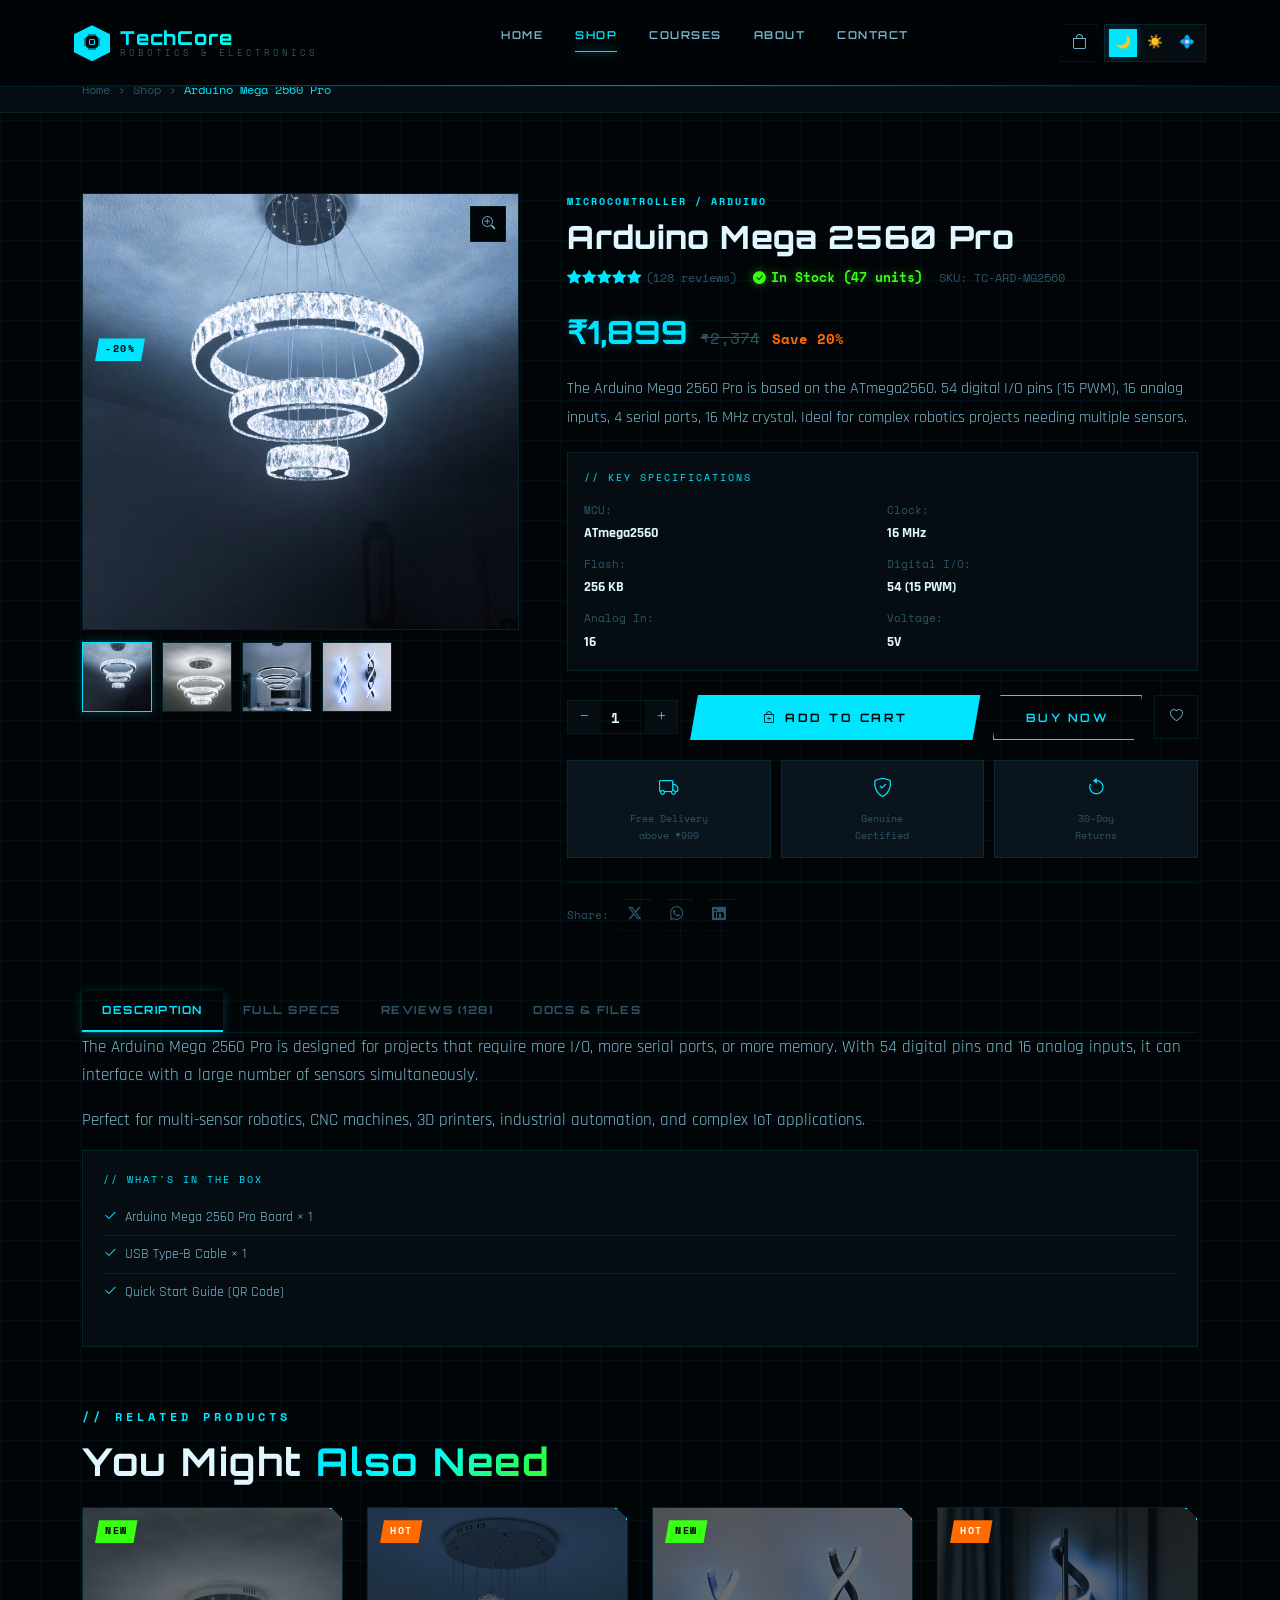
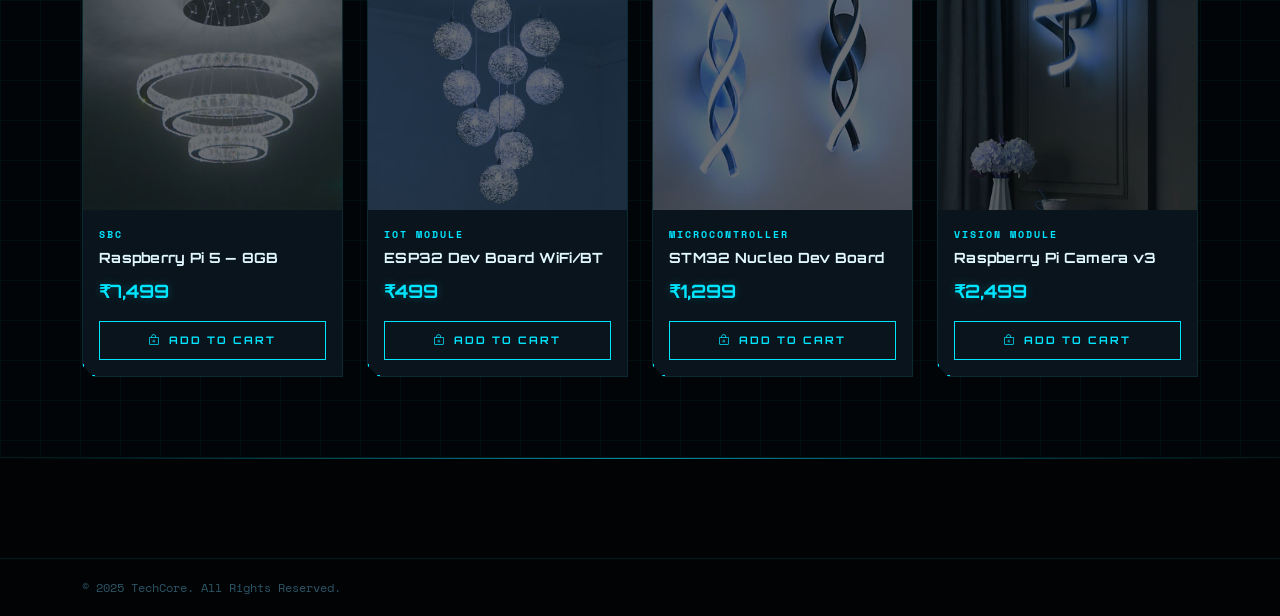
<file: product-details.html>
<!DOCTYPE html>
<html lang="en">
<head>
  <meta charset="UTF-8"><meta name="viewport" content="width=device-width, initial-scale=1.0">
  <title>Arduino Mega 2560 Pro | TechCore</title>
  <link href="https://cdn.jsdelivr.net/npm/bootstrap@5.3.2/dist/css/bootstrap.min.css" rel="stylesheet">
  <link href="https://cdn.jsdelivr.net/npm/bootstrap-icons@1.11.3/font/bootstrap-icons.css" rel="stylesheet">
  <link href="https://fonts.googleapis.com/css2?family=Orbitron:wght@400;500;600;700;800;900&family=Space+Mono:ital,wght@0,400;0,700;1,400&family=Rajdhani:wght@300;400;500;600;700&display=swap" rel="stylesheet">
  <link rel="stylesheet" href="./styles_robotics.css">
</head>
<body>
<div class="page-transition"></div>
<div class="toast-container-luxury" id="toast-container"></div>
<nav class="navbar-luxury" id="mainNavbar">
  <div class="container p-1"><div class="nav-inner">
    <a href="index.html" class="nav-brand"><div class="nav-brand-logo"><i class="bi bi-cpu-fill"></i></div><div><div class="nav-brand-text">TechCore</div><div class="nav-brand-tagline">Robotics &amp; Electronics</div></div></a>
    <ul class="nav-links"><li><a href="index.html">Home</a></li><li><a href="products.html" class="active">Shop</a></li><li><a href="courses.html">Courses</a></li><li><a href="about.html">About</a></li><li><a href="contact.html">Contact</a></li></ul>
    <div class="nav-actions">
      <a href="cart.html" class="nav-action-btn"><i class="bi bi-bag"></i><span class="nav-badge cart-count" style="display:none;">0</span></a>
      <div class="theme-toggle theme-toggle-mobile"><button class="theme-btn" data-theme="dark">🌙</button><button class="theme-btn" data-theme="light">☀️</button><button class="theme-btn" data-theme="midnight">💠</button></div>
      <button class="mobile-menu-toggle" id="mobileMenuBtn"><span></span><span></span><span></span></button>
    </div>
  </div></div>
</nav>
<div class="breadcrumb-luxury" style="margin-top:68px;"><div class="container"><nav><ol class="breadcrumb"><li class="breadcrumb-item"><a href="index.html">Home</a></li><li class="breadcrumb-item"><a href="products.html">Shop</a></li><li class="breadcrumb-item active">Arduino Mega 2560 Pro</li></ol></nav></div></div>
<section class="section-padding">
  <div class="container">
    <div class="row g-5">
      <div class="col-lg-5">
        <div class="product-gallery">
          <div class="main-image-wrap" id="mainImg">
            <img src="images/Jhoomer1.jpg" alt="" style="width:100%;height:100%;object-fit:cover;filter:hue-rotate(180deg) saturate(1.3);">
            <div style="position:absolute;top:12px;left:12px;"><span class="badge-luxury badge-sale">-20%</span></div>
            <div style="position:absolute;top:12px;right:12px;display:flex;flex-direction:column;gap:6px;">
              <button class="product-action-btn"><i class="bi bi-zoom-in"></i></button>
            </div>
          </div>
          <div class="thumbnails">
            <div class="thumbnail-wrap active"><img src="images/Jhoomer1.jpg" style="width:100%;height:100%;object-fit:cover;filter:hue-rotate(180deg);"></div>
            <div class="thumbnail-wrap"><img src="images/Jhoomer2.jpg" style="width:100%;height:100%;object-fit:cover;filter:hue-rotate(180deg);"></div>
            <div class="thumbnail-wrap"><img src="images/Jhoomer3.jpg" style="width:100%;height:100%;object-fit:cover;filter:hue-rotate(180deg);"></div>
            <div class="thumbnail-wrap"><img src="images/WallLamp1.jpg" style="width:100%;height:100%;object-fit:cover;filter:hue-rotate(180deg);"></div>
          </div>
        </div>
      </div>
      <div class="col-lg-7">
        <div class="product-category mb-2">Microcontroller / Arduino</div>
        <h1 class="product-detail-title">Arduino Mega 2560 Pro</h1>
        <div style="display:flex;align-items:center;gap:16px;flex-wrap:wrap;margin-bottom:12px;">
          <div class="product-stars" style="margin:0;"><div class="stars" style="font-size:0.9rem;"><i class="bi bi-star-fill"></i><i class="bi bi-star-fill"></i><i class="bi bi-star-fill"></i><i class="bi bi-star-fill"></i><i class="bi bi-star-fill"></i></div><span class="review-count">(128 reviews)</span></div>
          <span class="stock-status in-stock"><i class="bi bi-check-circle-fill"></i> In Stock (47 units)</span>
          <span class="product-sku">SKU: TC-ARD-MG2560</span>
        </div>
        <div class="product-detail-price"><span class="price-current" style="font-size:2rem;">₹1,899</span><span class="price-original" style="font-size:1rem;">₹2,374</span><span class="price-discount" style="font-size:0.85rem;">Save 20%</span></div>
        <p style="font-size:1rem;color:var(--text-secondary);line-height:1.8;margin-bottom:20px;">The Arduino Mega 2560 Pro is based on the ATmega2560. 54 digital I/O pins (15 PWM), 16 analog inputs, 4 serial ports, 16 MHz crystal. Ideal for complex robotics projects needing multiple sensors.</p>
        <div style="background:var(--bg-secondary);border:1px solid var(--border-color);padding:16px;margin-bottom:24px;">
          <div style="font-family:'Space Mono',monospace;font-size:0.65rem;color:var(--accent-primary);letter-spacing:2px;margin-bottom:12px;">// KEY SPECIFICATIONS</div>
          <div style="display:grid;grid-template-columns:1fr 1fr;gap:8px;">
            <div style="font-size:0.85rem;"><span style="color:var(--text-muted);font-family:'Space Mono',monospace;font-size:0.7rem;">MCU:</span><br><strong style="color:var(--text-primary);">ATmega2560</strong></div>
            <div style="font-size:0.85rem;"><span style="color:var(--text-muted);font-family:'Space Mono',monospace;font-size:0.7rem;">Clock:</span><br><strong style="color:var(--text-primary);">16 MHz</strong></div>
            <div style="font-size:0.85rem;"><span style="color:var(--text-muted);font-family:'Space Mono',monospace;font-size:0.7rem;">Flash:</span><br><strong style="color:var(--text-primary);">256 KB</strong></div>
            <div style="font-size:0.85rem;"><span style="color:var(--text-muted);font-family:'Space Mono',monospace;font-size:0.7rem;">Digital I/O:</span><br><strong style="color:var(--text-primary);">54 (15 PWM)</strong></div>
            <div style="font-size:0.85rem;"><span style="color:var(--text-muted);font-family:'Space Mono',monospace;font-size:0.7rem;">Analog In:</span><br><strong style="color:var(--text-primary);">16</strong></div>
            <div style="font-size:0.85rem;"><span style="color:var(--text-muted);font-family:'Space Mono',monospace;font-size:0.7rem;">Voltage:</span><br><strong style="color:var(--text-primary);">5V</strong></div>
          </div>
        </div>
        <div style="display:flex;gap:12px;align-items:center;margin-bottom:20px;flex-wrap:wrap;">
          <div class="qty-control">
            <button class="qty-btn" onclick="changeQty(-1)"><i class="bi bi-dash"></i></button>
            <input class="qty-input" type="number" value="1" min="1" max="50" id="qtyInput">
            <button class="qty-btn" onclick="changeQty(1)"><i class="bi bi-plus"></i></button>
          </div>
          <button class="btn-luxury" style="flex:1;justify-content:center;" onclick="showToast('Added to cart!','success')"><i class="bi bi-bag-plus"></i> Add to Cart</button>
          <a href="checkout.html" class="btn-luxury-outline" style="white-space:nowrap;">Buy Now</a>
          <button class="product-action-btn" data-wishlist-btn="P001" style="width:44px;height:44px;"><i class="bi bi-heart"></i></button>
        </div>
        <div style="display:grid;grid-template-columns:repeat(3,1fr);gap:10px;margin-bottom:24px;">
          <div style="background:var(--bg-card);border:1px solid var(--border-color);padding:12px;text-align:center;"><i class="bi bi-truck" style="color:var(--accent-primary);font-size:1.2rem;display:block;margin-bottom:5px;"></i><div style="font-family:'Space Mono',monospace;font-size:0.62rem;color:var(--text-muted);">Free Delivery<br>above ₹999</div></div>
          <div style="background:var(--bg-card);border:1px solid var(--border-color);padding:12px;text-align:center;"><i class="bi bi-shield-check" style="color:var(--accent-primary);font-size:1.2rem;display:block;margin-bottom:5px;"></i><div style="font-family:'Space Mono',monospace;font-size:0.62rem;color:var(--text-muted);">Genuine<br>Certified</div></div>
          <div style="background:var(--bg-card);border:1px solid var(--border-color);padding:12px;text-align:center;"><i class="bi bi-arrow-counterclockwise" style="color:var(--accent-primary);font-size:1.2rem;display:block;margin-bottom:5px;"></i><div style="font-family:'Space Mono',monospace;font-size:0.62rem;color:var(--text-muted);">30-Day<br>Returns</div></div>
        </div>
        <div style="display:flex;align-items:center;gap:10px;padding-top:16px;border-top:1px solid var(--border-color);">
          <span style="font-family:'Space Mono',monospace;font-size:0.7rem;color:var(--text-muted);">Share:</span>
          <a href="#" class="social-link" style="width:32px;height:32px;"><i class="bi bi-twitter-x"></i></a>
          <a href="#" class="social-link" style="width:32px;height:32px;"><i class="bi bi-whatsapp"></i></a>
          <a href="#" class="social-link" style="width:32px;height:32px;"><i class="bi bi-linkedin"></i></a>
        </div>
      </div>
    </div>
    <div style="margin-top:60px;">
      <ul class="nav product-tabs" style="border-bottom:1px solid var(--border-color);" id="productTabs">
        <li class="nav-item"><button class="nav-link active" data-bs-toggle="tab" data-bs-target="#tabDesc">Description</button></li>
        <li class="nav-item"><button class="nav-link" data-bs-toggle="tab" data-bs-target="#tabSpecs">Full Specs</button></li>
        <li class="nav-item"><button class="nav-link" data-bs-toggle="tab" data-bs-target="#tabReviews">Reviews (128)</button></li>
        <li class="nav-item"><button class="nav-link" data-bs-toggle="tab" data-bs-target="#tabDocs">Docs &amp; Files</button></li>
      </ul>
      <div class="tab-content">
        <div class="tab-pane fade show active" id="tabDesc">
          <p>The Arduino Mega 2560 Pro is designed for projects that require more I/O, more serial ports, or more memory. With 54 digital pins and 16 analog inputs, it can interface with a large number of sensors simultaneously.</p>
          <p>Perfect for multi-sensor robotics, CNC machines, 3D printers, industrial automation, and complex IoT applications.</p>
          <div style="background:var(--bg-secondary);border:1px solid var(--border-color);padding:20px;margin-top:16px;">
            <div style="font-family:'Space Mono',monospace;font-size:0.65rem;color:var(--accent-primary);letter-spacing:2px;margin-bottom:10px;">// WHAT'S IN THE BOX</div>
            <ul style="list-style:none;padding:0;">
              <li style="display:flex;align-items:center;gap:8px;padding:6px 0;border-bottom:1px solid var(--border-color);font-size:0.9rem;color:var(--text-secondary);"><i class="bi bi-check2" style="color:var(--accent-primary);"></i>Arduino Mega 2560 Pro Board × 1</li>
              <li style="display:flex;align-items:center;gap:8px;padding:6px 0;border-bottom:1px solid var(--border-color);font-size:0.9rem;color:var(--text-secondary);"><i class="bi bi-check2" style="color:var(--accent-primary);"></i>USB Type-B Cable × 1</li>
              <li style="display:flex;align-items:center;gap:8px;padding:6px 0;font-size:0.9rem;color:var(--text-secondary);"><i class="bi bi-check2" style="color:var(--accent-primary);"></i>Quick Start Guide (QR Code)</li>
            </ul>
          </div>
        </div>
        <div class="tab-pane fade" id="tabSpecs">
          <div style="display:grid;grid-template-columns:1fr 1fr;gap:0;border:1px solid var(--border-color);">
            <div style="padding:12px;border-bottom:1px solid var(--border-color);border-right:1px solid var(--border-color);font-family:'Space Mono',monospace;font-size:0.72rem;color:var(--text-muted);">Microcontroller</div><div style="padding:12px;border-bottom:1px solid var(--border-color);font-size:0.9rem;color:var(--text-primary);">ATmega2560</div>
            <div style="padding:12px;border-bottom:1px solid var(--border-color);border-right:1px solid var(--border-color);font-family:'Space Mono',monospace;font-size:0.72rem;color:var(--text-muted);">Operating Voltage</div><div style="padding:12px;border-bottom:1px solid var(--border-color);font-size:0.9rem;color:var(--text-primary);">5V</div>
            <div style="padding:12px;border-bottom:1px solid var(--border-color);border-right:1px solid var(--border-color);font-family:'Space Mono',monospace;font-size:0.72rem;color:var(--text-muted);">Digital I/O Pins</div><div style="padding:12px;border-bottom:1px solid var(--border-color);font-size:0.9rem;color:var(--text-primary);">54 (15 provide PWM)</div>
            <div style="padding:12px;border-bottom:1px solid var(--border-color);border-right:1px solid var(--border-color);font-family:'Space Mono',monospace;font-size:0.72rem;color:var(--text-muted);">Analog Input Pins</div><div style="padding:12px;border-bottom:1px solid var(--border-color);font-size:0.9rem;color:var(--text-primary);">16</div>
            <div style="padding:12px;border-right:1px solid var(--border-color);font-family:'Space Mono',monospace;font-size:0.72rem;color:var(--text-muted);">Clock Speed</div><div style="padding:12px;font-size:0.9rem;color:var(--text-primary);">16 MHz</div>
          </div>
        </div>
        <div class="tab-pane fade" id="tabReviews">
          <div style="display:flex;gap:30px;align-items:center;padding:20px;background:var(--bg-secondary);border:1px solid var(--border-color);margin-bottom:24px;flex-wrap:wrap;">
            <div style="text-align:center;"><div style="font-family:'Orbitron',monospace;font-size:3rem;font-weight:900;color:var(--accent-primary);line-height:1;text-shadow:0 0 20px var(--accent-glow);">4.9</div><div class="stars" style="justify-content:center;margin:5px 0;"><i class="bi bi-star-fill"></i><i class="bi bi-star-fill"></i><i class="bi bi-star-fill"></i><i class="bi bi-star-fill"></i><i class="bi bi-star-fill"></i></div><div style="font-family:'Space Mono',monospace;font-size:0.68rem;color:var(--text-muted);">128 reviews</div></div>
          </div>
          <div class="review-card mb-3"><div class="stars mb-2"><i class="bi bi-star-fill"></i><i class="bi bi-star-fill"></i><i class="bi bi-star-fill"></i><i class="bi bi-star-fill"></i><i class="bi bi-star-fill"></i></div><p class="review-text">"Genuine Arduino board, fast dispatch. Works flawlessly with my robotics project. The extra I/O pins are a lifesaver!"</p><div class="d-flex align-items-center gap-3"><div class="reviewer-avatar">A</div><div><div class="reviewer-name">Arjun Tiwari</div><div class="reviewer-location">Verified Buyer · 2 weeks ago</div></div></div></div>
          <div class="review-card mb-3"><div class="stars mb-2"><i class="bi bi-star-fill"></i><i class="bi bi-star-fill"></i><i class="bi bi-star-fill"></i><i class="bi bi-star-fill"></i><i class="bi bi-star-fill"></i></div><p class="review-text">"Used this for my FYP on autonomous navigation. Solid board, no issues at all. TechCore's free guide was a bonus!"</p><div class="d-flex align-items-center gap-3"><div class="reviewer-avatar">R</div><div><div class="reviewer-name">Riya Sharma</div><div class="reviewer-location">Verified Buyer · 1 month ago</div></div></div></div>
        </div>
        <div class="tab-pane fade" id="tabDocs">
          <div style="display:flex;flex-direction:column;gap:12px;">
            <a href="#" style="display:flex;align-items:center;gap:14px;padding:16px;background:var(--bg-card);border:1px solid var(--border-color);text-decoration:none;transition:var(--transition);" onmouseover="this.style.borderColor='var(--accent-primary)';" onmouseout="this.style.borderColor='var(--border-color)';"><i class="bi bi-file-pdf-fill" style="font-size:1.5rem;color:#ff4444;"></i><div><div style="font-family:'Orbitron',monospace;font-size:0.78rem;color:var(--text-primary);">Arduino Mega 2560 Datasheet</div><div style="font-family:'Space Mono',monospace;font-size:0.65rem;color:var(--text-muted);">PDF · 2.4 MB</div></div><i class="bi bi-download" style="margin-left:auto;color:var(--accent-primary);"></i></a>
            <a href="#" style="display:flex;align-items:center;gap:14px;padding:16px;background:var(--bg-card);border:1px solid var(--border-color);text-decoration:none;transition:var(--transition);" onmouseover="this.style.borderColor='var(--accent-primary)';" onmouseout="this.style.borderColor='var(--border-color)';"><i class="bi bi-file-code-fill" style="font-size:1.5rem;color:var(--accent-primary);"></i><div><div style="font-family:'Orbitron',monospace;font-size:0.78rem;color:var(--text-primary);">Starter Code Examples (.zip)</div><div style="font-family:'Space Mono',monospace;font-size:0.65rem;color:var(--text-muted);">ZIP · 890 KB</div></div><i class="bi bi-download" style="margin-left:auto;color:var(--accent-primary);"></i></a>
          </div>
        </div>
      </div>
    </div>
    <div style="margin-top:60px;">
      <div class="section-subtitle">// Related Products</div>
      <h3 class="section-title mb-4">You Might <span class="gold-text">Also Need</span></h3>
      <div class="row g-4">
        <div class="col-sm-6 col-lg-3"><div class="product-card" data-product="P002" data-name="Raspberry Pi 5 8GB" data-price="7499"><div class="product-card-img"><div class="product-img-placeholder"><img src="images/Jhoomer2.jpg" alt="" style="filter:hue-rotate(180deg) saturate(1.3);"></div><div class="product-badges"><span class="badge-luxury badge-new">New</span></div><div class="product-actions-overlay"><button class="product-action-btn" data-wishlist-btn="P002"><i class="bi bi-heart"></i></button></div></div><div class="product-card-body"><div class="product-category">SBC</div><div class="product-name">Raspberry Pi 5 — 8GB</div><div class="product-price"><span class="price-current">₹7,499</span></div><button class="btn-add-cart" data-add-cart><i class="bi bi-bag-plus"></i> Add to Cart</button></div></div></div>
        <div class="col-sm-6 col-lg-3"><div class="product-card" data-product="P004" data-name="ESP32 Dev Board" data-price="499"><div class="product-card-img"><div class="product-img-placeholder"><img src="images/Jhoomer4.jpg" alt="" style="filter:hue-rotate(180deg) saturate(1.3);"></div><div class="product-badges"><span class="badge-luxury badge-hot">Hot</span></div><div class="product-actions-overlay"><button class="product-action-btn" data-wishlist-btn="P004"><i class="bi bi-heart"></i></button></div></div><div class="product-card-body"><div class="product-category">IoT Module</div><div class="product-name">ESP32 Dev Board WiFi/BT</div><div class="product-price"><span class="price-current">₹499</span></div><button class="btn-add-cart" data-add-cart><i class="bi bi-bag-plus"></i> Add to Cart</button></div></div></div>
        <div class="col-sm-6 col-lg-3"><div class="product-card" data-product="N001" data-name="STM32 Nucleo" data-price="1299"><div class="product-card-img"><div class="product-img-placeholder"><img src="images/WallLamp1.jpg" alt="" style="filter:hue-rotate(180deg) saturate(1.3);"></div><div class="product-badges"><span class="badge-luxury badge-new">New</span></div><div class="product-actions-overlay"><button class="product-action-btn" data-wishlist-btn="N001"><i class="bi bi-heart"></i></button></div></div><div class="product-card-body"><div class="product-category">Microcontroller</div><div class="product-name">STM32 Nucleo Dev Board</div><div class="product-price"><span class="price-current">₹1,299</span></div><button class="btn-add-cart" data-add-cart><i class="bi bi-bag-plus"></i> Add to Cart</button></div></div></div>
        <div class="col-sm-6 col-lg-3"><div class="product-card" data-product="N003" data-name="RPi Camera v3" data-price="2499"><div class="product-card-img"><div class="product-img-placeholder"><img src="images/WallLamp3.jpg" alt="" style="filter:hue-rotate(180deg) saturate(1.3);"></div><div class="product-badges"><span class="badge-luxury badge-hot">Hot</span></div><div class="product-actions-overlay"><button class="product-action-btn" data-wishlist-btn="N003"><i class="bi bi-heart"></i></button></div></div><div class="product-card-body"><div class="product-category">Vision Module</div><div class="product-name">Raspberry Pi Camera v3</div><div class="product-price"><span class="price-current">₹2,499</span></div><button class="btn-add-cart" data-add-cart><i class="bi bi-bag-plus"></i> Add to Cart</button></div></div></div>
      </div>
    </div>
  </div>
</section>
<footer class="footer-luxury"><div class="footer-bottom"><div class="container"><p>© 2025 TechCore. All Rights Reserved.</p></div></div></footer>
<script>function changeQty(d){const el=document.getElementById('qtyInput');const v=parseInt(el.value)+d;if(v>=1&&v<=50)el.value=v;}</script>
<script src="https://cdn.jsdelivr.net/npm/bootstrap@5.3.2/dist/js/bootstrap.bundle.min.js"></script>
<script src="js/main.js"></script>
</body>
</html>
</file>
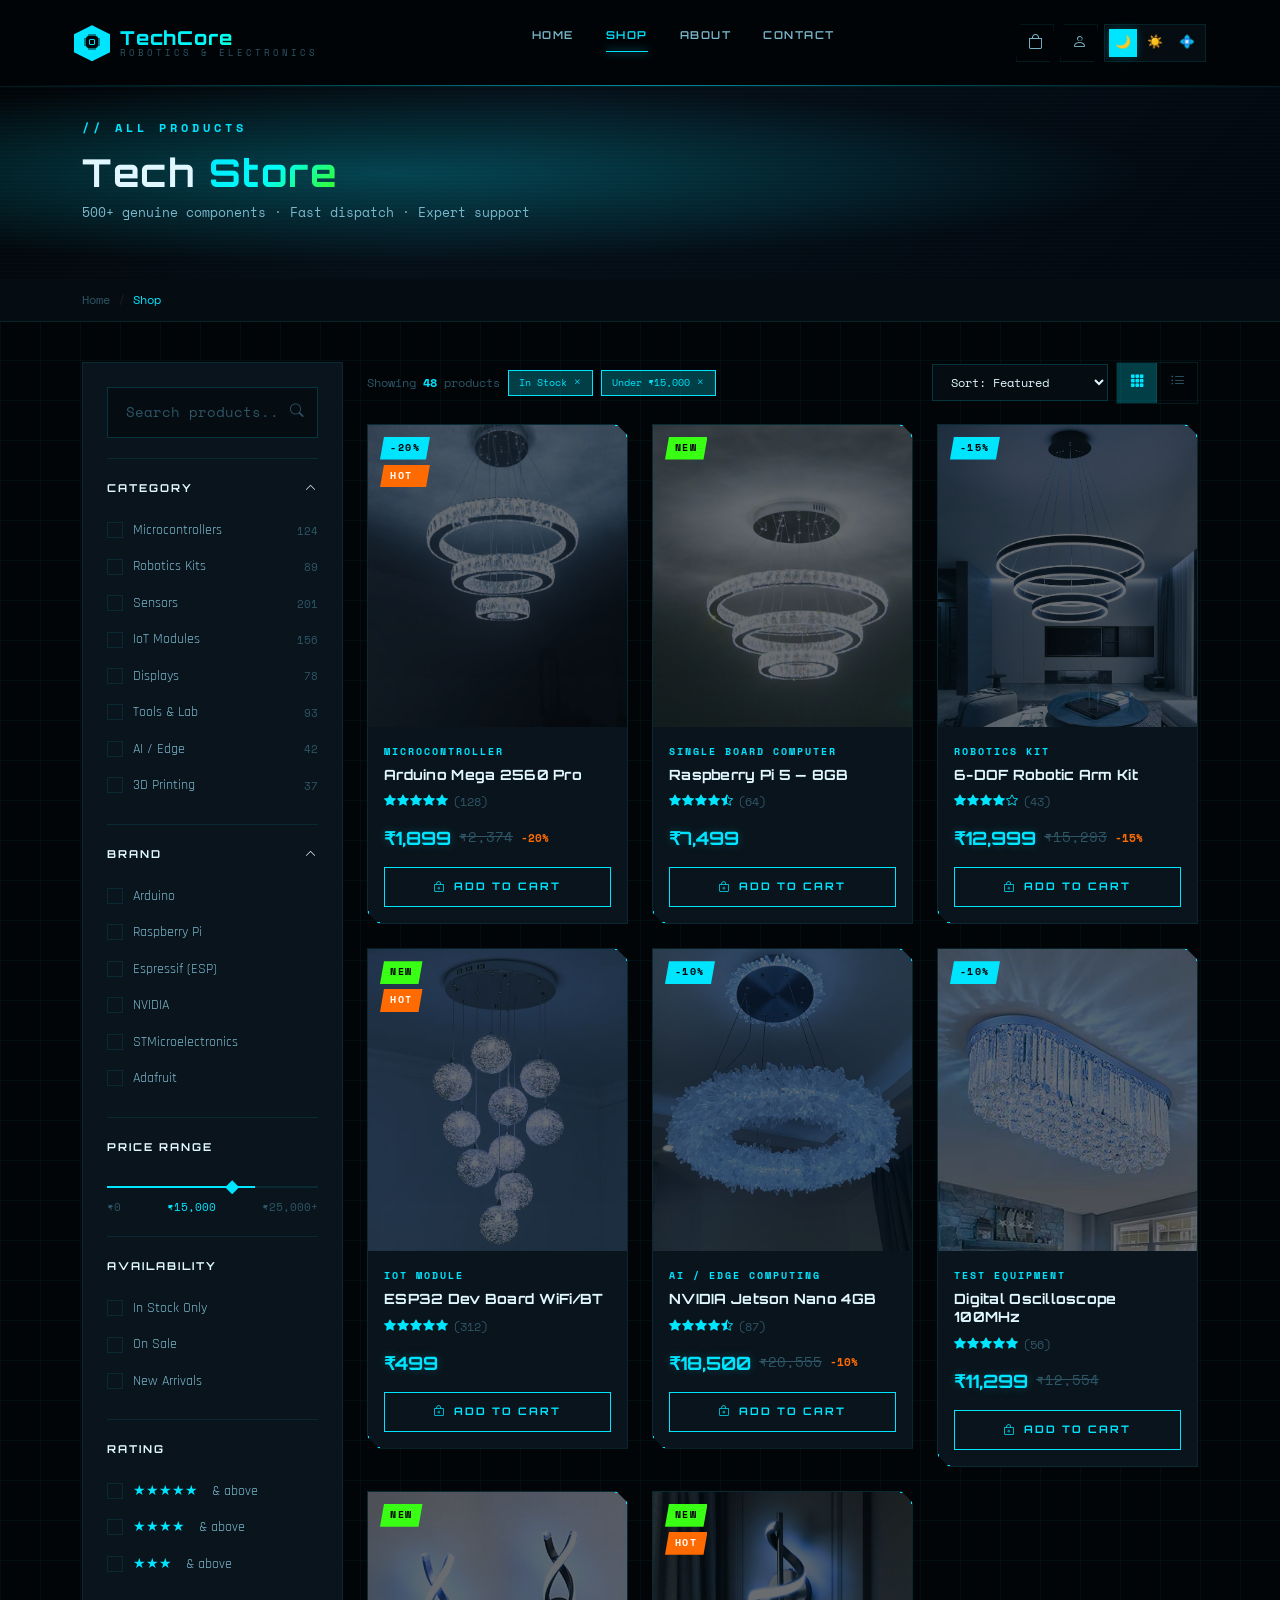
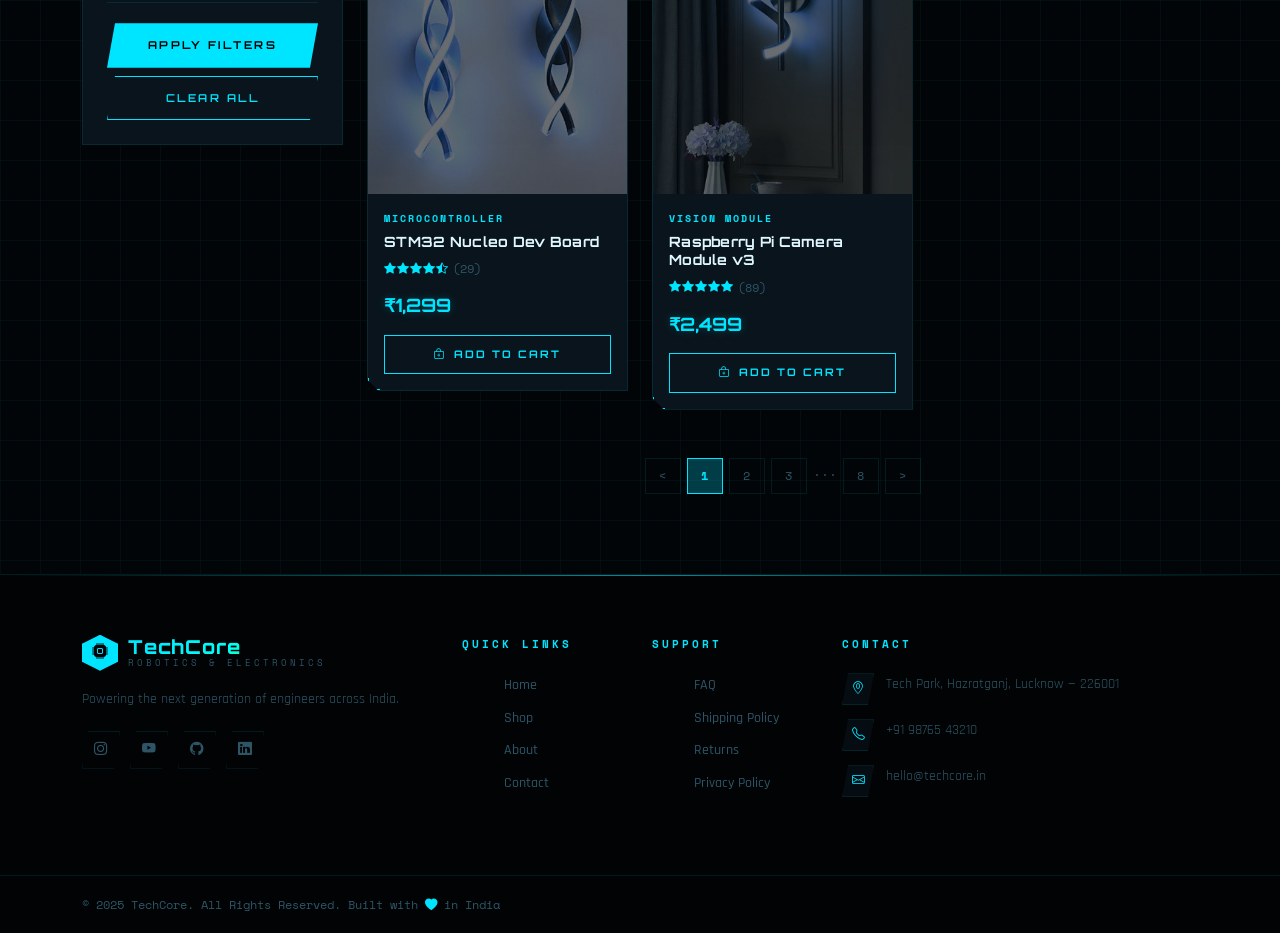
<file: products.html>
<!DOCTYPE html>
<html lang="en">
<head>
  <meta charset="UTF-8">
  <meta name="viewport" content="width=device-width, initial-scale=1.0">
  <title>Shop | TechCore — Components & Kits</title>
  <link href="https://cdn.jsdelivr.net/npm/bootstrap@5.3.2/dist/css/bootstrap.min.css" rel="stylesheet">
  <link href="https://cdn.jsdelivr.net/npm/bootstrap-icons@1.11.3/font/bootstrap-icons.css" rel="stylesheet">
  <link href="https://fonts.googleapis.com/css2?family=Orbitron:wght@400;600;700;800;900&family=Space+Mono:wght@400;700&family=Rajdhani:wght@300;400;500;600;700&display=swap" rel="stylesheet">
  <link rel="stylesheet" href="./styles_robotics.css">
</head>
<body>
<div class="page-transition"></div>
<div class="toast-container-luxury" id="toast-container"></div>

<!-- MOBILE NAV -->
<div class="mobile-nav-overlay" id="mobile-overlay"></div>
<nav class="mobile-nav" id="mobile-nav">
  <div class="mobile-nav-header">
    <div class="nav-brand"><div class="nav-brand-logo"><i class="bi bi-cpu-fill"></i></div><div><div class="nav-brand-text">TechCore</div><div class="nav-brand-tagline">Robotics &amp; Electronics</div></div></div>
    <button class="btn-ghost" id="mobile-close"><i class="bi bi-x-lg"></i></button>
  </div>
  <ul class="mobile-nav-links">
    <li><a href="index.html">Home</a></li>
    <li><a href="products.html" class="active">Shop</a></li>
    <li><a href="about.html">About</a></li>
    <li><a href="contact.html">Contact</a></li>
    <li><a href="orders.html">My Orders</a></li>
  </ul>
  <div style="margin-top:24px;padding-top:20px;border-top:1px solid var(--border-color);">
    <div class="theme-toggle" style="justify-content:center;">
      <button class="theme-btn" data-theme="dark">🌙</button>
      <button class="theme-btn" data-theme="light">☀️</button>
      <button class="theme-btn" data-theme="midnight">💠</button>
    </div>
  </div>
</nav>

<!-- NAVBAR -->
<nav class="navbar-luxury" id="mainNavbar">
  <div class="container p-1"><div class="nav-inner">
    <a href="index.html" class="nav-brand">
      <div class="nav-brand-logo"><i class="bi bi-cpu-fill"></i></div>
      <div><div class="nav-brand-text">TechCore</div><div class="nav-brand-tagline">Robotics &amp; Electronics</div></div>
    </a>
    <ul class="nav-links">
      <li><a href="index.html">Home</a></li>
      <li><a href="products.html" class="active">Shop</a></li>
      <li><a href="about.html">About</a></li>
      <li><a href="contact.html">Contact</a></li>
    </ul>
    <div class="nav-actions">
      <a href="cart.html" class="nav-action-btn"><i class="bi bi-bag"></i><span class="nav-badge cart-count" style="display:none;">0</span></a>
      <div class="user-dropdown" style="position:relative;">
        <button class="nav-action-btn"><i class="bi bi-person"></i></button>
        <div class="user-dropdown-menu">
          <a href="login.html" class="dropdown-item-custom"><i class="bi bi-box-arrow-in-right"></i> Login</a>
          <a href="register.html" class="dropdown-item-custom"><i class="bi bi-person-plus"></i> Register</a>
          <div class="dropdown-divider-custom"></div>
          <a href="orders.html" class="dropdown-item-custom"><i class="bi bi-bag-check"></i> My Orders</a>
        </div>
      </div>
      <div class="theme-toggle theme-toggle-mobile">
        <button class="theme-btn" data-theme="dark">🌙</button>
        <button class="theme-btn" data-theme="light">☀️</button>
        <button class="theme-btn" data-theme="midnight">💠</button>
      </div>
      <button class="mobile-menu-toggle" id="mobileMenuBtn"><span></span><span></span><span></span></button>
    </div>
  </div></div>
</nav>

<!-- PAGE HEADER -->
<section style="margin-top:68px;padding:50px 0 40px;background:var(--gradient-hero);position:relative;overflow:hidden;">
  <div style="position:absolute;inset:0;background:radial-gradient(ellipse at 30% 50%,var(--accent-glow) 0%,transparent 60%);pointer-events:none;"></div>
  <div style="position:absolute;inset:0;background:repeating-linear-gradient(0deg,transparent 0px,transparent 3px,rgba(0,229,255,0.015) 3px,rgba(0,229,255,0.015) 4px);pointer-events:none;"></div>
  <div class="container position-relative">
    <div class="section-subtitle reveal">// ALL PRODUCTS</div>
    <h1 class="section-title reveal" style="margin-bottom:8px;">Tech <span class="gold-text">Store</span></h1>
    <p style="color:var(--text-secondary);font-family:'Space Mono',monospace;font-size:0.8rem;" class="reveal">500+ genuine components · Fast dispatch · Expert support</p>
  </div>
</section>

<!-- BREADCRUMB -->
<div style="background:var(--bg-secondary);border-bottom:1px solid var(--border-color);padding:10px 0;">
  <div class="container"><nav><ol class="breadcrumb mb-0" style="font-size:0.78rem;font-family:'Space Mono',monospace;">
    <li class="breadcrumb-item"><a href="index.html" style="color:var(--text-muted);">Home</a></li>
    <li class="breadcrumb-item active" style="color:var(--accent-primary);">Shop</li>
  </ol></nav></div>
</div>

<!-- MAIN CONTENT: SIDEBAR + GRID -->
<div class="container" style="padding:40px 12px 80px;">
  <div class="row g-4">

    <!-- ===================== SIDEBAR FILTERS ===================== -->
    <div class="col-lg-3">
      <div class="filter-slider">
        <div class="filter-slider-inner">
          <div class="filter-sidebar">

            <!-- Search -->
            <div class="filter-section">
              <div style="position:relative;">
                <input type="text" class="input-luxury" placeholder="Search products..." style="padding-right:40px;" id="filterSearch">
                <i class="bi bi-search" style="position:absolute;right:14px;top:50%;transform:translateY(-50%);color:var(--text-muted);font-size:0.85rem;pointer-events:none;"></i>
              </div>
            </div>

            <!-- Category -->
            <div class="filter-section">
              <div class="filter-heading">Category <i class="bi bi-chevron-up" style="font-size:0.7rem;margin-left:auto;"></i></div>
              <label class="filter-option"><input type="checkbox" style="display:none;" class="filter-cb"><div class="filter-checkbox"></div>Microcontrollers<span style="margin-left:auto;font-size:0.7rem;color:var(--text-muted);font-family:'Space Mono',monospace;">124</span></label>
              <label class="filter-option"><input type="checkbox" style="display:none;" class="filter-cb"><div class="filter-checkbox"></div>Robotics Kits<span style="margin-left:auto;font-size:0.7rem;color:var(--text-muted);font-family:'Space Mono',monospace;">89</span></label>
              <label class="filter-option"><input type="checkbox" style="display:none;" class="filter-cb"><div class="filter-checkbox"></div>Sensors<span style="margin-left:auto;font-size:0.7rem;color:var(--text-muted);font-family:'Space Mono',monospace;">201</span></label>
              <label class="filter-option"><input type="checkbox" style="display:none;" class="filter-cb"><div class="filter-checkbox"></div>IoT Modules<span style="margin-left:auto;font-size:0.7rem;color:var(--text-muted);font-family:'Space Mono',monospace;">156</span></label>
              <label class="filter-option"><input type="checkbox" style="display:none;" class="filter-cb"><div class="filter-checkbox"></div>Displays<span style="margin-left:auto;font-size:0.7rem;color:var(--text-muted);font-family:'Space Mono',monospace;">78</span></label>
              <label class="filter-option"><input type="checkbox" style="display:none;" class="filter-cb"><div class="filter-checkbox"></div>Tools &amp; Lab<span style="margin-left:auto;font-size:0.7rem;color:var(--text-muted);font-family:'Space Mono',monospace;">93</span></label>
              <label class="filter-option"><input type="checkbox" style="display:none;" class="filter-cb"><div class="filter-checkbox"></div>AI / Edge<span style="margin-left:auto;font-size:0.7rem;color:var(--text-muted);font-family:'Space Mono',monospace;">42</span></label>
              <label class="filter-option"><input type="checkbox" style="display:none;" class="filter-cb"><div class="filter-checkbox"></div>3D Printing<span style="margin-left:auto;font-size:0.7rem;color:var(--text-muted);font-family:'Space Mono',monospace;">37</span></label>
            </div>

            <!-- Brand -->
            <div class="filter-section">
              <div class="filter-heading">Brand <i class="bi bi-chevron-up" style="font-size:0.7rem;margin-left:auto;"></i></div>
              <label class="filter-option"><input type="checkbox" style="display:none;" class="filter-cb"><div class="filter-checkbox"></div>Arduino</label>
              <label class="filter-option"><input type="checkbox" style="display:none;" class="filter-cb"><div class="filter-checkbox"></div>Raspberry Pi</label>
              <label class="filter-option"><input type="checkbox" style="display:none;" class="filter-cb"><div class="filter-checkbox"></div>Espressif (ESP)</label>
              <label class="filter-option"><input type="checkbox" style="display:none;" class="filter-cb"><div class="filter-checkbox"></div>NVIDIA</label>
              <label class="filter-option"><input type="checkbox" style="display:none;" class="filter-cb"><div class="filter-checkbox"></div>STMicroelectronics</label>
              <label class="filter-option"><input type="checkbox" style="display:none;" class="filter-cb"><div class="filter-checkbox"></div>Adafruit</label>
            </div>

            <!-- Price Range -->
            <div class="filter-section">
              <div class="filter-heading">Price Range</div>
              <input type="range" class="price-slider" min="0" max="25000" value="15000" id="priceRange" style="width:100%;margin-bottom:8px;" oninput="document.getElementById('priceVal').textContent='₹'+parseInt(this.value).toLocaleString('en-IN')">
              <div style="display:flex;justify-content:space-between;font-family:'Space Mono',monospace;font-size:0.7rem;color:var(--text-muted);">
                <span>₹0</span><span style="color:var(--accent-primary);" id="priceVal">₹15,000</span><span>₹25,000+</span>
              </div>
            </div>

            <!-- Availability -->
            <div class="filter-section">
              <div class="filter-heading">Availability</div>
              <label class="filter-option"><input type="checkbox" style="display:none;" class="filter-cb"><div class="filter-checkbox"></div>In Stock Only</label>
              <label class="filter-option"><input type="checkbox" style="display:none;" class="filter-cb"><div class="filter-checkbox"></div>On Sale</label>
              <label class="filter-option"><input type="checkbox" style="display:none;" class="filter-cb"><div class="filter-checkbox"></div>New Arrivals</label>
            </div>

            <!-- Rating -->
            <div class="filter-section">
              <div class="filter-heading">Rating</div>
              <label class="filter-option"><input type="checkbox" style="display:none;" class="filter-cb"><div class="filter-checkbox"></div><span style="color:var(--star-color,#c9a84c);">★★★★★</span>&nbsp;&amp; above</label>
              <label class="filter-option"><input type="checkbox" style="display:none;" class="filter-cb"><div class="filter-checkbox"></div><span style="color:var(--star-color,#c9a84c);">★★★★</span>&nbsp;&amp; above</label>
              <label class="filter-option"><input type="checkbox" style="display:none;" class="filter-cb"><div class="filter-checkbox"></div><span style="color:var(--star-color,#c9a84c);">★★★</span>&nbsp;&amp; above</label>
            </div>

            <button class="btn-luxury w-100 justify-content-center" style="font-size:0.68rem;">Apply Filters</button>
            <button class="btn-luxury-outline w-100 justify-content-center mt-2" style="font-size:0.68rem;" onclick="document.querySelectorAll('.filter-cb').forEach(cb=>cb.checked=false)">Clear All</button>
          </div>
        </div>
      </div>
    </div>

    <!-- ===================== PRODUCTS GRID ===================== -->
    <div class="col-lg-9">

      <!-- Toolbar -->
      <div style="display:flex;align-items:center;justify-content:space-between;flex-wrap:wrap;gap:12px;margin-bottom:20px;">
        <div style="display:flex;gap:8px;flex-wrap:wrap;align-items:center;">
          <span style="font-family:'Space Mono',monospace;font-size:0.72rem;color:var(--text-muted);">Showing <strong style="color:var(--accent-primary);">48</strong> products</span>
          <!-- Active Filter Tags -->
          <span style="display:inline-flex;align-items:center;gap:5px;background:var(--accent-glow);border:1px solid var(--accent-primary);color:var(--accent-primary);font-family:'Space Mono',monospace;font-size:0.65rem;padding:3px 10px;cursor:pointer;">In Stock <i class="bi bi-x"></i></span>
          <span style="display:inline-flex;align-items:center;gap:5px;background:var(--accent-glow);border:1px solid var(--accent-primary);color:var(--accent-primary);font-family:'Space Mono',monospace;font-size:0.65rem;padding:3px 10px;cursor:pointer;">Under ₹15,000 <i class="bi bi-x"></i></span>
        </div>
        <div style="display:flex;gap:8px;align-items:center;">
          <select class="input-luxury" style="width:auto;padding:8px 14px;font-size:0.75rem;">
            <option>Sort: Featured</option>
            <option>Price: Low to High</option>
            <option>Price: High to Low</option>
            <option>Newest First</option>
            <option>Best Rated</option>
          </select>
          <div style="display:flex;border:1px solid var(--border-color);">
            <button class="btn-icon active" id="gridBtn" style="border:none;border-right:1px solid var(--border-color);padding:8px 11px;background:var(--accent-glow);color:var(--accent-primary);cursor:pointer;"><i class="bi bi-grid-3x3-gap-fill"></i></button>
            <button class="btn-icon" id="listBtn" style="border:none;padding:8px 11px;background:transparent;color:var(--text-muted);cursor:pointer;"><i class="bi bi-list-ul"></i></button>
          </div>
        </div>
      </div>

      <!-- Product Cards Grid -->
      <div class="row g-4" id="productsGrid">

        <!-- 1 -->
        <div class="col-sm-6 col-xl-4 reveal stagger-1">
          <div class="product-card" data-product="P001" data-name="Arduino Mega 2560 Pro" data-price="1899">
            <div class="product-card-img">
              <div class="product-img-placeholder"><img src="images/Jhoomer1.jpg" alt="Arduino Mega" style="filter:hue-rotate(180deg) saturate(1.3);"></div>
              <div class="product-badges"><span class="badge-luxury badge-sale">-20%</span><span class="badge-luxury badge-hot">Hot</span></div>
              <div class="product-actions-overlay">
                <button class="product-action-btn" data-wishlist-btn="P001"><i class="bi bi-heart"></i></button>
                <button class="product-action-btn"><i class="bi bi-eye"></i></button>
              </div>
            </div>
            <div class="product-card-body">
              <div class="product-category">Microcontroller</div>
              <div class="product-name"><a href="product-details.html" style="text-decoration:none;color:inherit;">Arduino Mega 2560 Pro</a></div>
              <div class="product-stars"><div class="stars"><i class="bi bi-star-fill"></i><i class="bi bi-star-fill"></i><i class="bi bi-star-fill"></i><i class="bi bi-star-fill"></i><i class="bi bi-star-fill"></i></div><span class="review-count">(128)</span></div>
              <div class="product-price"><span class="price-current">₹1,899</span><span class="price-original">₹2,374</span><span class="price-discount">-20%</span></div>
              <button class="btn-add-cart" data-add-cart><i class="bi bi-bag-plus"></i> Add to Cart</button>
            </div>
          </div>
        </div>

        <!-- 2 -->
        <div class="col-sm-6 col-xl-4 reveal stagger-2">
          <div class="product-card" data-product="P002" data-name="Raspberry Pi 5 — 8GB" data-price="7499">
            <div class="product-card-img">
              <div class="product-img-placeholder"><img src="images/Jhoomer2.jpg" alt="Raspberry Pi 5" style="filter:hue-rotate(180deg) saturate(1.3);"></div>
              <div class="product-badges"><span class="badge-luxury badge-new">New</span></div>
              <div class="product-actions-overlay">
                <button class="product-action-btn" data-wishlist-btn="P002"><i class="bi bi-heart"></i></button>
                <button class="product-action-btn"><i class="bi bi-eye"></i></button>
              </div>
            </div>
            <div class="product-card-body">
              <div class="product-category">Single Board Computer</div>
              <div class="product-name"><a href="product-details.html" style="text-decoration:none;color:inherit;">Raspberry Pi 5 — 8GB</a></div>
              <div class="product-stars"><div class="stars"><i class="bi bi-star-fill"></i><i class="bi bi-star-fill"></i><i class="bi bi-star-fill"></i><i class="bi bi-star-fill"></i><i class="bi bi-star-half"></i></div><span class="review-count">(64)</span></div>
              <div class="product-price"><span class="price-current">₹7,499</span></div>
              <button class="btn-add-cart" data-add-cart><i class="bi bi-bag-plus"></i> Add to Cart</button>
            </div>
          </div>
        </div>

        <!-- 3 -->
        <div class="col-sm-6 col-xl-4 reveal stagger-3">
          <div class="product-card" data-product="P003" data-name="6-DOF Robotic Arm Kit" data-price="12999">
            <div class="product-card-img">
              <div class="product-img-placeholder"><img src="images/Jhoomer3.jpg" alt="Robotic Arm" style="filter:hue-rotate(180deg) saturate(1.3);"></div>
              <div class="product-badges"><span class="badge-luxury badge-sale">-15%</span></div>
              <div class="product-actions-overlay">
                <button class="product-action-btn" data-wishlist-btn="P003"><i class="bi bi-heart"></i></button>
                <button class="product-action-btn"><i class="bi bi-eye"></i></button>
              </div>
            </div>
            <div class="product-card-body">
              <div class="product-category">Robotics Kit</div>
              <div class="product-name"><a href="product-details.html" style="text-decoration:none;color:inherit;">6-DOF Robotic Arm Kit</a></div>
              <div class="product-stars"><div class="stars"><i class="bi bi-star-fill"></i><i class="bi bi-star-fill"></i><i class="bi bi-star-fill"></i><i class="bi bi-star-fill"></i><i class="bi bi-star"></i></div><span class="review-count">(43)</span></div>
              <div class="product-price"><span class="price-current">₹12,999</span><span class="price-original">₹15,293</span><span class="price-discount">-15%</span></div>
              <button class="btn-add-cart" data-add-cart><i class="bi bi-bag-plus"></i> Add to Cart</button>
            </div>
          </div>
        </div>

        <!-- 4 -->
        <div class="col-sm-6 col-xl-4 reveal stagger-4">
          <div class="product-card" data-product="P004" data-name="ESP32 Dev Board WiFi/BT" data-price="499">
            <div class="product-card-img">
              <div class="product-img-placeholder"><img src="images/Jhoomer4.jpg" alt="ESP32" style="filter:hue-rotate(180deg) saturate(1.3);"></div>
              <div class="product-badges"><span class="badge-luxury badge-new">New</span><span class="badge-luxury badge-hot">Hot</span></div>
              <div class="product-actions-overlay">
                <button class="product-action-btn" data-wishlist-btn="P004"><i class="bi bi-heart"></i></button>
                <button class="product-action-btn"><i class="bi bi-eye"></i></button>
              </div>
            </div>
            <div class="product-card-body">
              <div class="product-category">IoT Module</div>
              <div class="product-name"><a href="product-details.html" style="text-decoration:none;color:inherit;">ESP32 Dev Board WiFi/BT</a></div>
              <div class="product-stars"><div class="stars"><i class="bi bi-star-fill"></i><i class="bi bi-star-fill"></i><i class="bi bi-star-fill"></i><i class="bi bi-star-fill"></i><i class="bi bi-star-fill"></i></div><span class="review-count">(312)</span></div>
              <div class="product-price"><span class="price-current">₹499</span></div>
              <button class="btn-add-cart" data-add-cart><i class="bi bi-bag-plus"></i> Add to Cart</button>
            </div>
          </div>
        </div>

        <!-- 5 -->
        <div class="col-sm-6 col-xl-4 reveal stagger-1">
          <div class="product-card" data-product="P005" data-name="NVIDIA Jetson Nano 4GB" data-price="18500">
            <div class="product-card-img">
              <div class="product-img-placeholder"><img src="images/Jhoomer5.jpg" alt="Jetson Nano" style="filter:hue-rotate(180deg) saturate(1.3);"></div>
              <div class="product-badges"><span class="badge-luxury badge-sale">-10%</span></div>
              <div class="product-actions-overlay">
                <button class="product-action-btn" data-wishlist-btn="P005"><i class="bi bi-heart"></i></button>
                <button class="product-action-btn"><i class="bi bi-eye"></i></button>
              </div>
            </div>
            <div class="product-card-body">
              <div class="product-category">AI / Edge Computing</div>
              <div class="product-name"><a href="product-details.html" style="text-decoration:none;color:inherit;">NVIDIA Jetson Nano 4GB</a></div>
              <div class="product-stars"><div class="stars"><i class="bi bi-star-fill"></i><i class="bi bi-star-fill"></i><i class="bi bi-star-fill"></i><i class="bi bi-star-fill"></i><i class="bi bi-star-half"></i></div><span class="review-count">(87)</span></div>
              <div class="product-price"><span class="price-current">₹18,500</span><span class="price-original">₹20,555</span><span class="price-discount">-10%</span></div>
              <button class="btn-add-cart" data-add-cart><i class="bi bi-bag-plus"></i> Add to Cart</button>
            </div>
          </div>
        </div>

        <!-- 6 -->
        <div class="col-sm-6 col-xl-4 reveal stagger-2">
          <div class="product-card" data-product="P006" data-name="Digital Oscilloscope 100MHz" data-price="11299">
            <div class="product-card-img">
              <div class="product-img-placeholder"><img src="images/Jhoomer7.jpg" alt="Oscilloscope" style="filter:hue-rotate(180deg) saturate(1.3);"></div>
              <div class="product-badges"><span class="badge-luxury badge-sale">-10%</span></div>
              <div class="product-actions-overlay">
                <button class="product-action-btn" data-wishlist-btn="P006"><i class="bi bi-heart"></i></button>
                <button class="product-action-btn"><i class="bi bi-eye"></i></button>
              </div>
            </div>
            <div class="product-card-body">
              <div class="product-category">Test Equipment</div>
              <div class="product-name"><a href="product-details.html" style="text-decoration:none;color:inherit;">Digital Oscilloscope 100MHz</a></div>
              <div class="product-stars"><div class="stars"><i class="bi bi-star-fill"></i><i class="bi bi-star-fill"></i><i class="bi bi-star-fill"></i><i class="bi bi-star-fill"></i><i class="bi bi-star-fill"></i></div><span class="review-count">(56)</span></div>
              <div class="product-price"><span class="price-current">₹11,299</span><span class="price-original">₹12,554</span></div>
              <button class="btn-add-cart" data-add-cart><i class="bi bi-bag-plus"></i> Add to Cart</button>
            </div>
          </div>
        </div>

        <!-- 7 -->
        <div class="col-sm-6 col-xl-4 reveal stagger-3">
          <div class="product-card" data-product="N001" data-name="STM32 Nucleo Dev Board" data-price="1299">
            <div class="product-card-img">
              <div class="product-img-placeholder"><img src="images/WallLamp1.jpg" alt="STM32" style="filter:hue-rotate(180deg) saturate(1.3);"></div>
              <div class="product-badges"><span class="badge-luxury badge-new">New</span></div>
              <div class="product-actions-overlay">
                <button class="product-action-btn" data-wishlist-btn="N001"><i class="bi bi-heart"></i></button>
                <button class="product-action-btn"><i class="bi bi-eye"></i></button>
              </div>
            </div>
            <div class="product-card-body">
              <div class="product-category">Microcontroller</div>
              <div class="product-name"><a href="product-details.html" style="text-decoration:none;color:inherit;">STM32 Nucleo Dev Board</a></div>
              <div class="product-stars"><div class="stars"><i class="bi bi-star-fill"></i><i class="bi bi-star-fill"></i><i class="bi bi-star-fill"></i><i class="bi bi-star-fill"></i><i class="bi bi-star-half"></i></div><span class="review-count">(29)</span></div>
              <div class="product-price"><span class="price-current">₹1,299</span></div>
              <button class="btn-add-cart" data-add-cart><i class="bi bi-bag-plus"></i> Add to Cart</button>
            </div>
          </div>
        </div>

        <!-- 8 -->
        <div class="col-sm-6 col-xl-4 reveal stagger-4">
          <div class="product-card" data-product="N003" data-name="Raspberry Pi Camera Module v3" data-price="2499">
            <div class="product-card-img">
              <div class="product-img-placeholder"><img src="images/WallLamp3.jpg" alt="RPi Camera" style="filter:hue-rotate(180deg) saturate(1.3);"></div>
              <div class="product-badges"><span class="badge-luxury badge-new">New</span><span class="badge-luxury badge-hot">Hot</span></div>
              <div class="product-actions-overlay">
                <button class="product-action-btn" data-wishlist-btn="N003"><i class="bi bi-heart"></i></button>
                <button class="product-action-btn"><i class="bi bi-eye"></i></button>
              </div>
            </div>
            <div class="product-card-body">
              <div class="product-category">Vision Module</div>
              <div class="product-name"><a href="product-details.html" style="text-decoration:none;color:inherit;">Raspberry Pi Camera Module v3</a></div>
              <div class="product-stars"><div class="stars"><i class="bi bi-star-fill"></i><i class="bi bi-star-fill"></i><i class="bi bi-star-fill"></i><i class="bi bi-star-fill"></i><i class="bi bi-star-fill"></i></div><span class="review-count">(89)</span></div>
              <div class="product-price"><span class="price-current">₹2,499</span></div>
              <button class="btn-add-cart" data-add-cart><i class="bi bi-bag-plus"></i> Add to Cart</button>
            </div>
          </div>
        </div>

      </div><!-- /row -->

      <!-- PAGINATION -->
      <div style="display:flex;justify-content:center;align-items:center;gap:6px;margin-top:48px;" class="reveal">
        <button class="page-btn" onclick="">&lt;</button>
        <button class="page-btn active">1</button>
        <button class="page-btn">2</button>
        <button class="page-btn">3</button>
        <span style="color:var(--text-muted);font-family:'Space Mono',monospace;font-size:0.8rem;">···</span>
        <button class="page-btn">8</button>
        <button class="page-btn">&gt;</button>
      </div>

    </div><!-- /col-lg-9 -->
  </div><!-- /row -->
</div><!-- /container -->

<!-- FOOTER -->
<footer class="footer-luxury">
  <div class="container"><div class="row g-4 pb-4">
    <div class="col-12 col-md-4 footer-brand">
      <div class="nav-brand mb-3"><div class="nav-brand-logo"><i class="bi bi-cpu-fill"></i></div><div><div class="nav-brand-text">TechCore</div><div class="nav-brand-tagline">Robotics &amp; Electronics</div></div></div>
      <p>Powering the next generation of engineers across India.</p>
      <div class="social-links"><a href="#" class="social-link"><i class="bi bi-instagram"></i></a><a href="#" class="social-link"><i class="bi bi-youtube"></i></a><a href="#" class="social-link"><i class="bi bi-github"></i></a><a href="#" class="social-link"><i class="bi bi-linkedin"></i></a></div>
    </div>
    <div class="col-sm-6 col-md-2">
      <div class="footer-heading">Quick Links</div>
      <ul class="footer-links"><li><a href="index.html">Home</a></li><li><a href="products.html">Shop</a></li><li><a href="about.html">About</a></li><li><a href="contact.html">Contact</a></li></ul>
    </div>
    <div class="col-sm-6 col-md-2">
      <div class="footer-heading">Support</div>
      <ul class="footer-links"><li><a href="#">FAQ</a></li><li><a href="#">Shipping Policy</a></li><li><a href="#">Returns</a></li><li><a href="#">Privacy Policy</a></li></ul>
    </div>
    <div class="col-md-4">
      <div class="footer-heading">Contact</div>
      <div class="footer-contact-item"><div class="footer-contact-icon"><i class="bi bi-geo-alt"></i></div><div class="footer-contact-text">Tech Park, Hazratganj, Lucknow — 226001</div></div>
      <div class="footer-contact-item"><div class="footer-contact-icon"><i class="bi bi-telephone"></i></div><div class="footer-contact-text">+91 98765 43210</div></div>
      <div class="footer-contact-item"><div class="footer-contact-icon"><i class="bi bi-envelope"></i></div><div class="footer-contact-text">hello@techcore.in</div></div>
    </div>
  </div></div>
  <div class="footer-bottom"><div class="container"><p>© 2025 TechCore. All Rights Reserved. Built with <i class="bi bi-heart-fill" style="color:var(--accent-primary);"></i> in India</p></div></div>
</footer>

<style>
/* Pagination buttons */
.page-btn {
  width:36px;height:36px;background:transparent;border:1px solid var(--border-color);
  color:var(--text-muted);cursor:pointer;font-family:'Space Mono',monospace;font-size:0.78rem;
  transition:var(--transition);
}
.page-btn:hover,.page-btn.active {
  border-color:var(--accent-primary);color:var(--accent-primary);background:var(--accent-glow);
}
.page-btn.active { font-weight:700; }
</style>

<script src="https://cdn.jsdelivr.net/npm/bootstrap@5.3.2/dist/js/bootstrap.bundle.min.js"></script>
<script src="js/main.js"></script>
<script>
// Filter checkbox visual toggle
document.querySelectorAll('.filter-option').forEach(label => {
  label.addEventListener('click', function() {
    const cb = this.querySelector('input[type=checkbox]');
    const box = this.querySelector('.filter-checkbox');
    cb.checked = !cb.checked;
    if (cb.checked) {
      box.style.background = 'var(--accent-primary)';
      box.innerHTML = '<i class="bi bi-check" style="font-size:0.6rem;color:var(--text-inverse);"></i>';
    } else {
      box.style.background = '';
      box.innerHTML = '';
    }
  });
});
// Grid / List toggle
document.getElementById('gridBtn').addEventListener('click', function() {
  this.style.background='var(--accent-glow)'; this.style.color='var(--accent-primary)';
  document.getElementById('listBtn').style.background=''; document.getElementById('listBtn').style.color='var(--text-muted)';
  document.querySelectorAll('#productsGrid > div').forEach(c => { c.className = c.className.replace('col-12',''); if(!c.className.includes('col-sm-6')) c.className += ' col-sm-6'; });
});
document.getElementById('listBtn').addEventListener('click', function() {
  this.style.background='var(--accent-glow)'; this.style.color='var(--accent-primary)';
  document.getElementById('gridBtn').style.background=''; document.getElementById('gridBtn').style.color='var(--text-muted)';
  document.querySelectorAll('#productsGrid > div').forEach(c => { c.className = 'col-12 reveal'; });
});
</script>
</body>
</html>
</file>
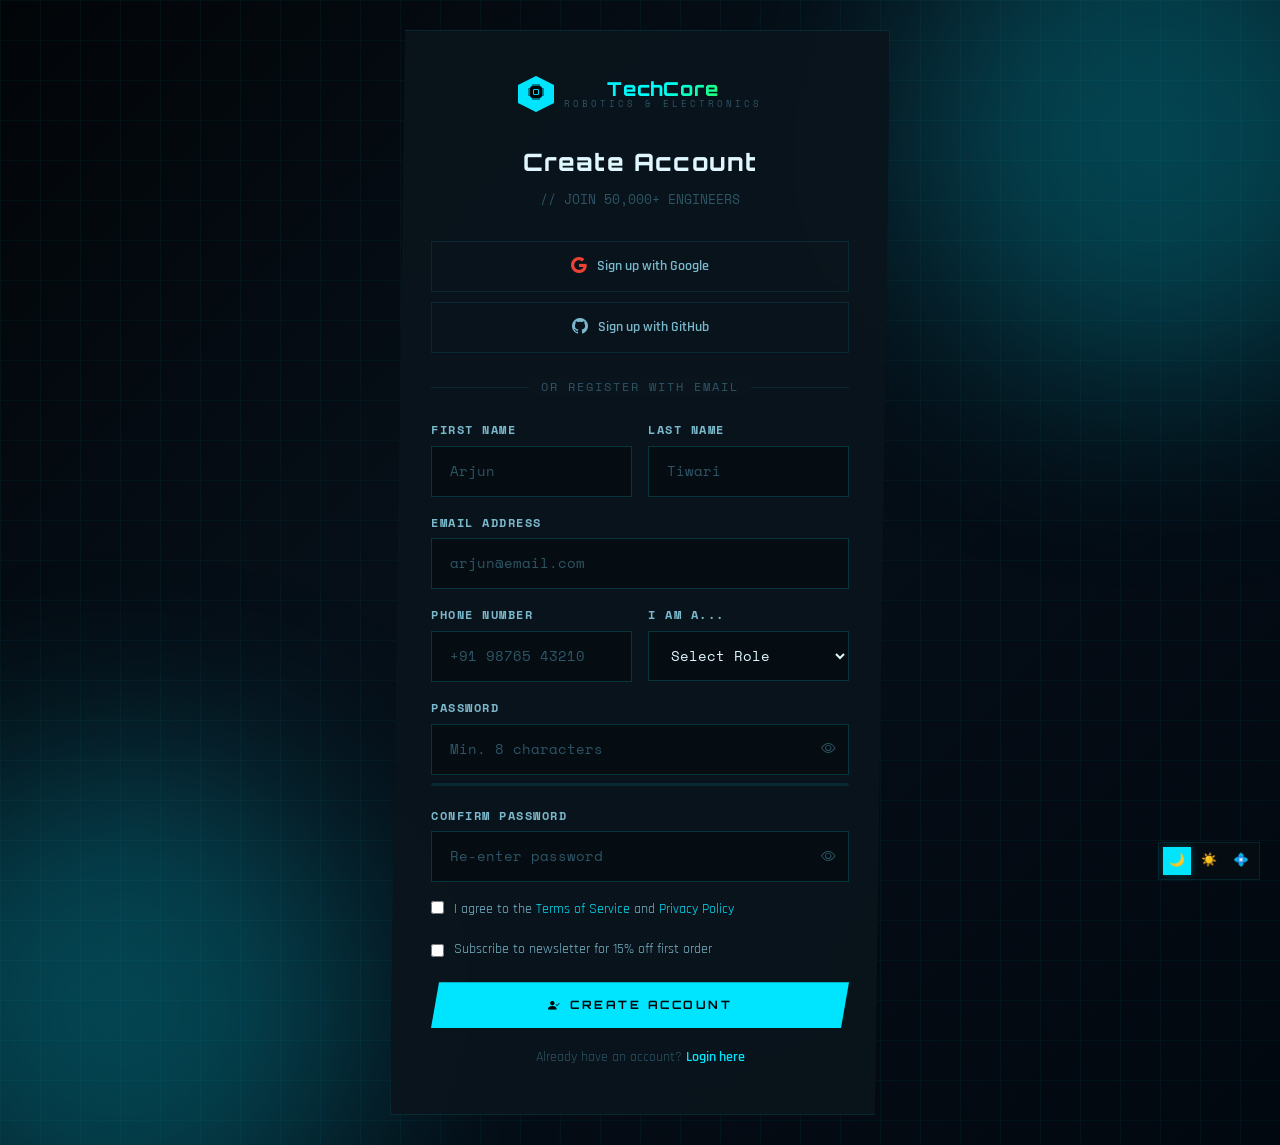
<file: register.html>
<!DOCTYPE html>
<html lang="en">
<head>
  <meta charset="UTF-8"><meta name="viewport" content="width=device-width, initial-scale=1.0">
  <title>Register | TechCore</title>
  <link href="https://cdn.jsdelivr.net/npm/bootstrap@5.3.2/dist/css/bootstrap.min.css" rel="stylesheet">
  <link href="https://cdn.jsdelivr.net/npm/bootstrap-icons@1.11.3/font/bootstrap-icons.css" rel="stylesheet">
  <link href="https://fonts.googleapis.com/css2?family=Orbitron:wght@400;600;700;800;900&family=Space+Mono:wght@400;700&family=Rajdhani:wght@300;400;500;600;700&display=swap" rel="stylesheet">
  <link rel="stylesheet" href="styles_robotics.css">
</head>
<body>
<div class="page-transition"></div>
<div class="toast-container-luxury" id="toast-container"></div>

<div class="auth-page" style="padding:30px 20px;">
  <div class="auth-bg-glow" style="top:-10%;right:-10%;"></div>
  <div class="auth-bg-glow" style="bottom:-10%;left:-10%;animation-delay:3s;"></div>
  <div style="position:absolute;inset:0;background-image:linear-gradient(rgba(0,229,255,0.04) 1px,transparent 1px),linear-gradient(90deg,rgba(0,229,255,0.04) 1px,transparent 1px);background-size:40px 40px;pointer-events:none;"></div>

  <div class="auth-card" style="max-width:500px;">
    <div class="auth-logo">
      <a href="index.html" class="nav-brand" style="justify-content:center;margin-bottom:6px;">
        <div class="nav-brand-logo"><i class="bi bi-cpu-fill"></i></div>
        <div><div class="nav-brand-text">TechCore</div><div class="nav-brand-tagline">Robotics &amp; Electronics</div></div>
      </a>
    </div>

    <div class="auth-title">Create Account</div>
    <div class="auth-subtitle">// JOIN 50,000+ ENGINEERS</div>

    <a href="#" class="social-login-btn"><i class="bi bi-google" style="color:#ea4335;font-size:1rem;"></i> Sign up with Google</a>
    <a href="#" class="social-login-btn"><i class="bi bi-github" style="font-size:1rem;"></i> Sign up with GitHub</a>

    <div class="auth-divider"><span>or register with email</span></div>

    <div class="row g-3">
      <div class="col-sm-6">
        <label class="label-luxury">First Name</label>
        <input type="text" class="input-luxury" placeholder="Arjun">
      </div>
      <div class="col-sm-6">
        <label class="label-luxury">Last Name</label>
        <input type="text" class="input-luxury" placeholder="Tiwari">
      </div>
      <div class="col-12">
        <label class="label-luxury">Email Address</label>
        <input type="email" class="input-luxury" placeholder="arjun@email.com">
      </div>
      <div class="col-sm-6">
        <label class="label-luxury">Phone Number</label>
        <input type="tel" class="input-luxury" placeholder="+91 98765 43210">
      </div>
      <div class="col-sm-6">
        <label class="label-luxury">I am a...</label>
        <select class="input-luxury">
          <option value="">Select Role</option>
          <option>Student</option>
          <option>Professional Engineer</option>
          <option>Hobbyist / Maker</option>
          <option>Institution / College</option>
          <option>Business / Startup</option>
        </select>
      </div>
      <div class="col-12">
        <label class="label-luxury">Password</label>
        <div class="input-group-luxury">
          <input type="password" class="input-luxury" id="regPass" placeholder="Min. 8 characters">
          <button class="input-eye-toggle" onclick="togglePass('regPass',this)"><i class="bi bi-eye"></i></button>
        </div>
        <!-- Strength bar -->
        <div style="margin-top:8px;height:3px;background:var(--border-color);border-radius:2px;overflow:hidden;">
          <div id="strengthBar" style="height:100%;width:0%;background:var(--accent-primary);transition:all 0.3s;"></div>
        </div>
        <div id="strengthText" style="font-size:0.7rem;font-family:'Space Mono',monospace;color:var(--text-muted);margin-top:4px;"></div>
      </div>
      <div class="col-12">
        <label class="label-luxury">Confirm Password</label>
        <div class="input-group-luxury">
          <input type="password" class="input-luxury" id="regPassConf" placeholder="Re-enter password">
          <button class="input-eye-toggle" onclick="togglePass('regPassConf',this)"><i class="bi bi-eye"></i></button>
        </div>
      </div>
      <div class="col-12">
        <label style="display:flex;align-items:flex-start;gap:10px;cursor:pointer;font-family:'Rajdhani',sans-serif;font-size:0.88rem;color:var(--text-secondary);">
          <input type="checkbox" style="accent-color:var(--accent-primary);margin-top:3px;">
          <span>I agree to the <a href="#" style="color:var(--accent-primary);">Terms of Service</a> and <a href="#" style="color:var(--accent-primary);">Privacy Policy</a></span>
        </label>
      </div>
      <div class="col-12">
        <label style="display:flex;align-items:center;gap:10px;cursor:pointer;font-family:'Rajdhani',sans-serif;font-size:0.88rem;color:var(--text-secondary);">
          <input type="checkbox" style="accent-color:var(--accent-primary);">
          <span>Subscribe to newsletter for 15% off first order</span>
        </label>
      </div>
      <div class="col-12">
        <button class="btn-luxury w-100" style="justify-content:center;margin-top:4px;" onclick="window.location='index.html'">
          <i class="bi bi-person-check-fill"></i> Create Account
        </button>
      </div>
    </div>

    <p style="text-align:center;font-size:0.85rem;color:var(--text-muted);font-family:'Rajdhani',sans-serif;margin:18px 0 0;">
      Already have an account? <a href="login.html" style="color:var(--accent-primary);font-weight:600;">Login here</a>
    </p>
  </div>
</div>

<script>
function togglePass(id, btn) {
  const f = document.getElementById(id);
  const show = f.type === 'password';
  f.type = show ? 'text' : 'password';
  btn.innerHTML = show ? '<i class="bi bi-eye-slash"></i>' : '<i class="bi bi-eye"></i>';
}
const passInput = document.getElementById('regPass');
if(passInput) passInput.addEventListener('input', function() {
  const v = this.value;
  let score = 0;
  if(v.length >= 8) score++;
  if(/[A-Z]/.test(v)) score++;
  if(/[0-9]/.test(v)) score++;
  if(/[^A-Za-z0-9]/.test(v)) score++;
  const bar = document.getElementById('strengthBar');
  const txt = document.getElementById('strengthText');
  const levels = ['','25% — Weak','50% — Fair','75% — Good','100% — Strong'];
  const colors = ['','#ff6b00','#c9a84c','#00e5ff','#39ff14'];
  bar.style.width = (score*25)+'%';
  bar.style.background = colors[score];
  txt.textContent = levels[score];
  txt.style.color = colors[score];
});
</script>
<div class="theme-toggle" style="position:fixed;bottom:20px;right:20px;z-index:99;"><button class="theme-btn" data-theme="dark">🌙</button><button class="theme-btn" data-theme="light">☀️</button><button class="theme-btn" data-theme="midnight">💠</button></div>
<script src="https://cdn.jsdelivr.net/npm/bootstrap@5.3.2/dist/js/bootstrap.bundle.min.js"></script>
<script src="js/main.js"></script>
</body>
</html>
</file>
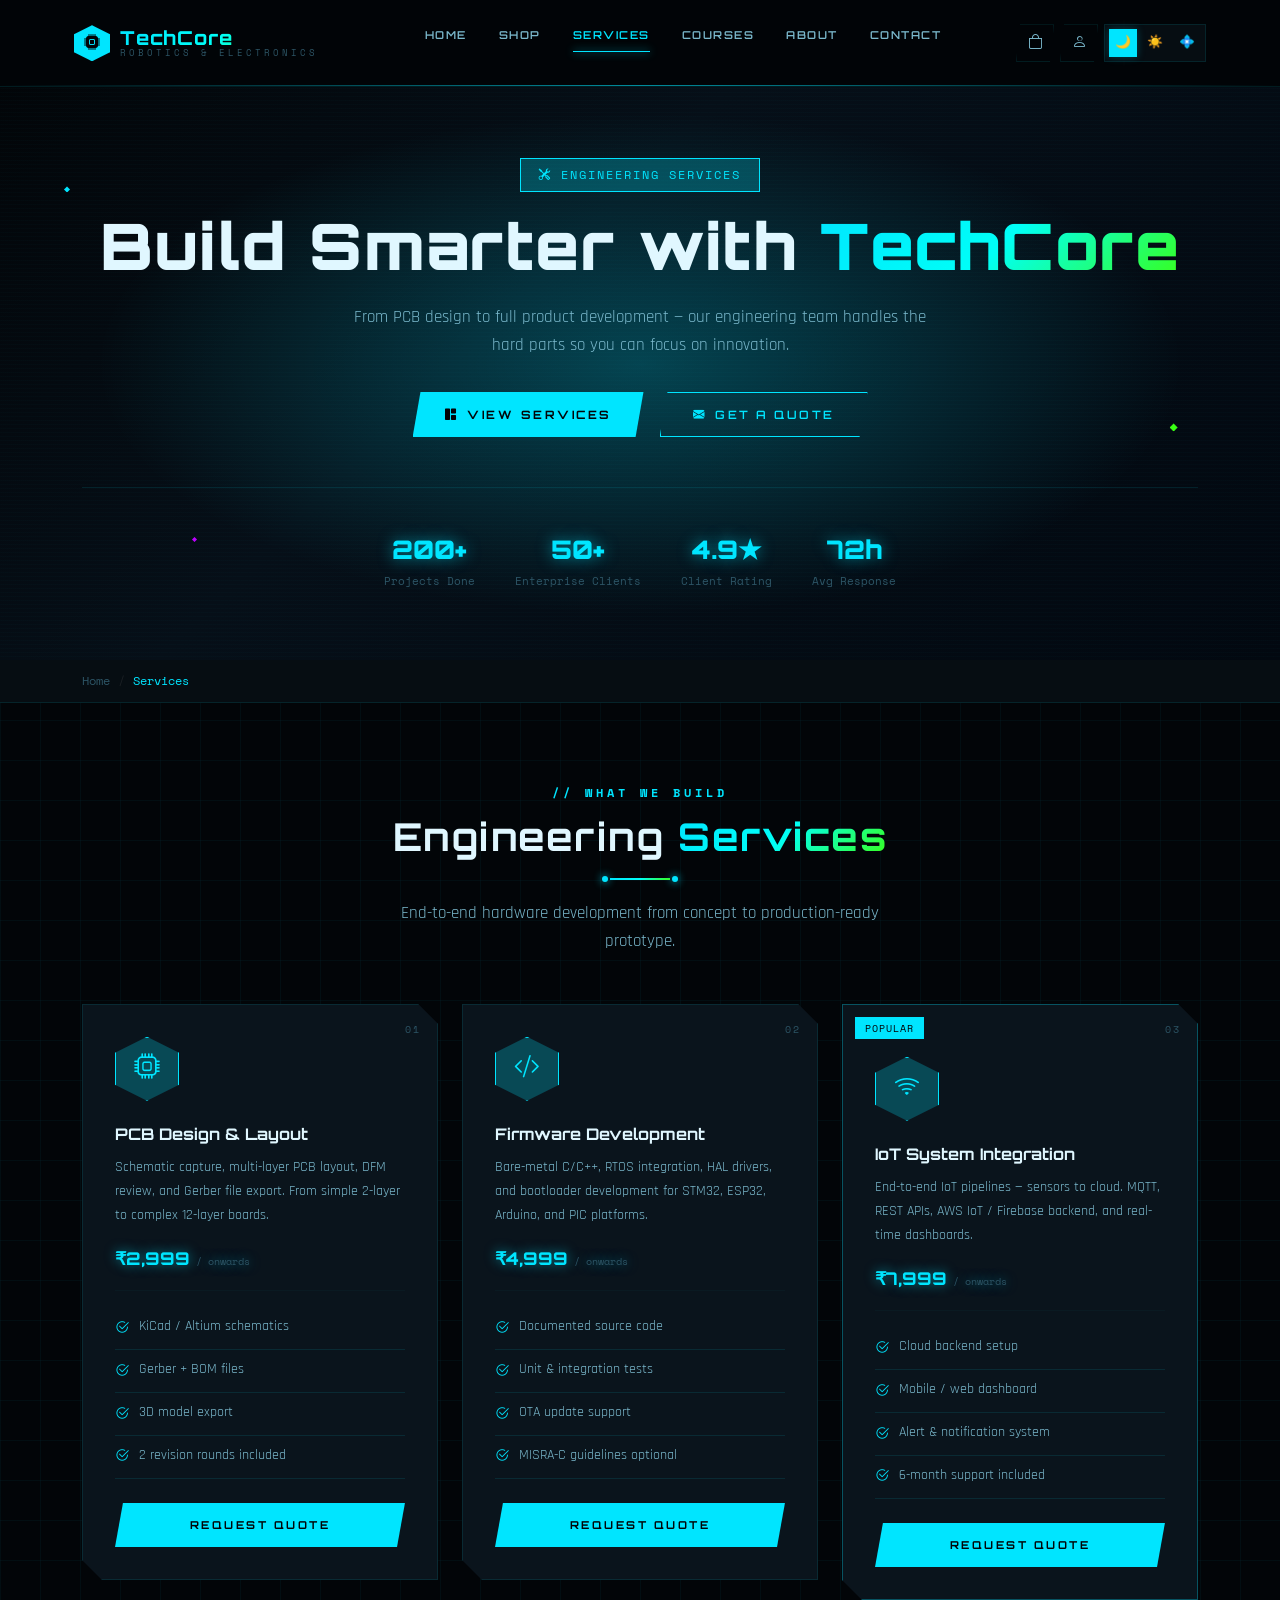
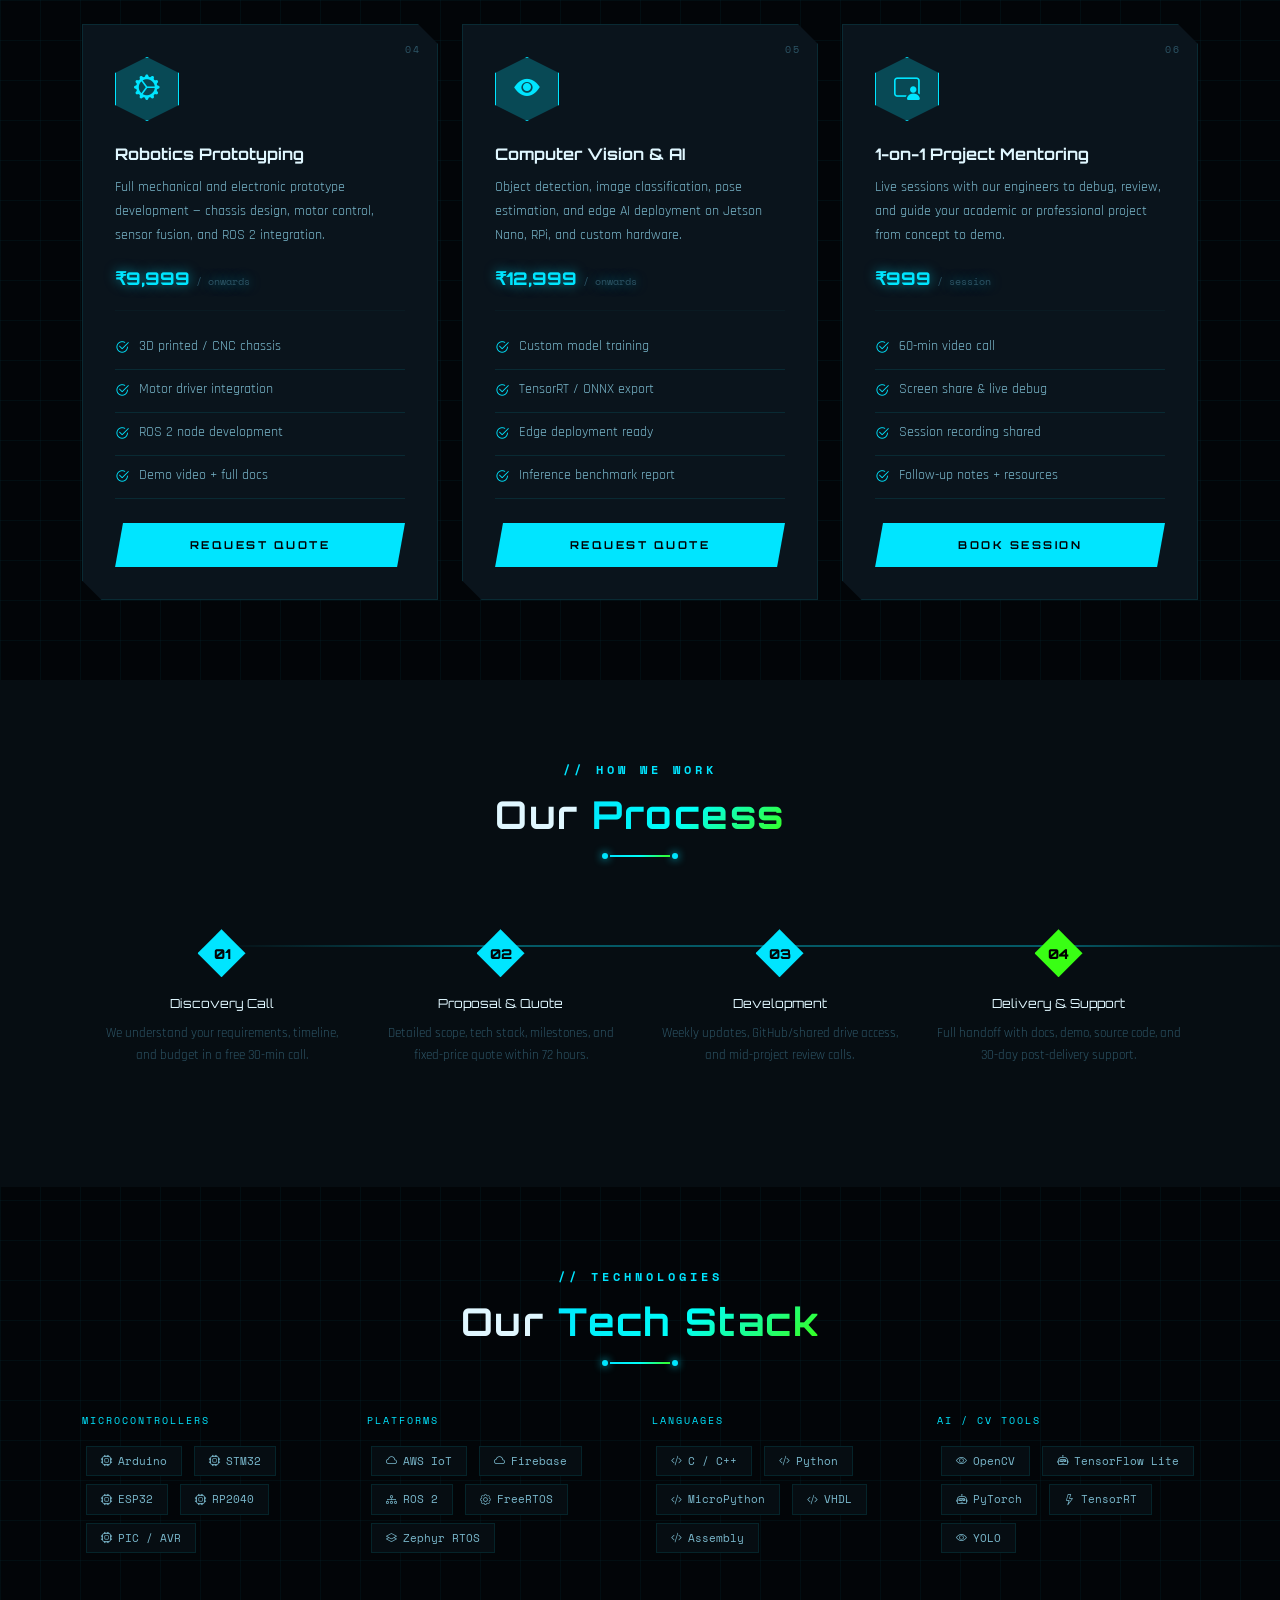
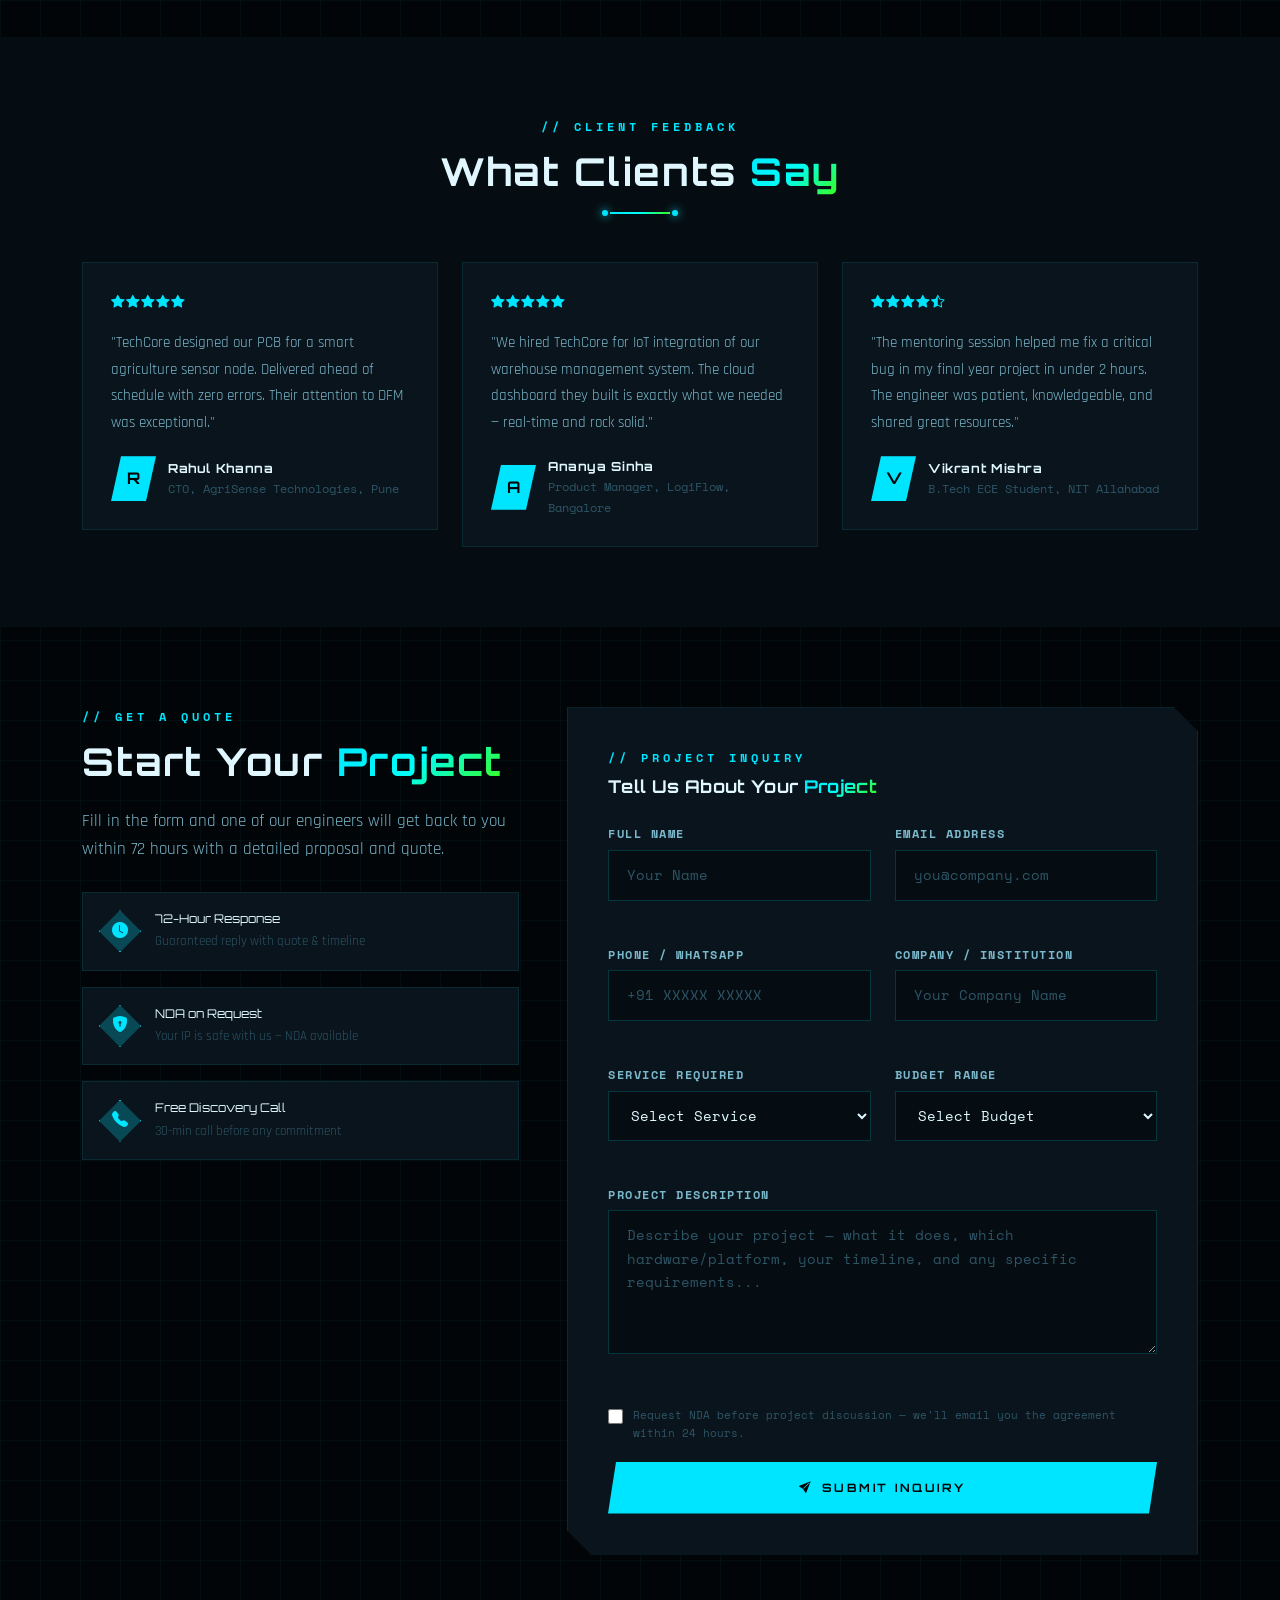
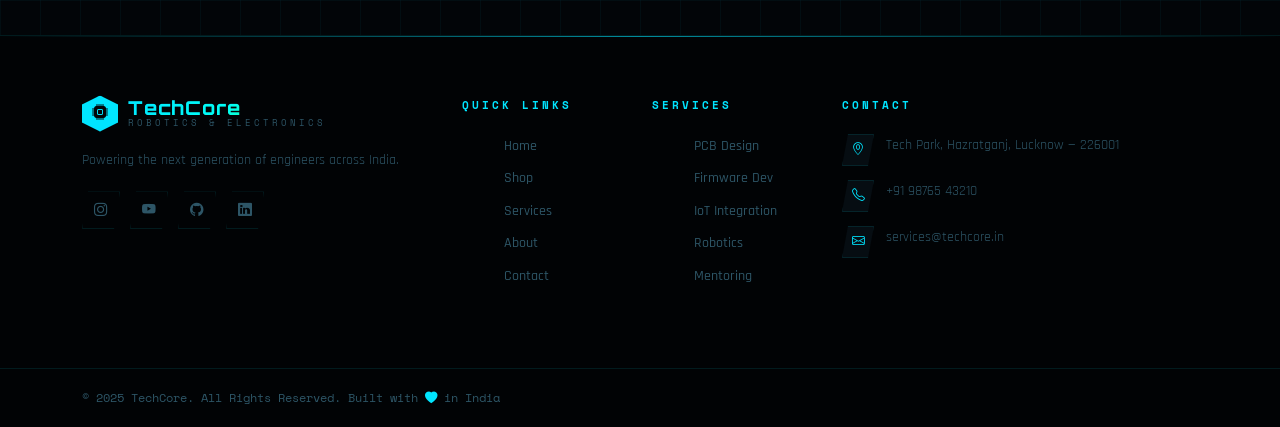
<file: services.html>
<!DOCTYPE html>
<html lang="en">
<head>
  <meta charset="UTF-8">
  <meta name="viewport" content="width=device-width, initial-scale=1.0">
  <title>Services | TechCore — Engineering Solutions</title>
  <link href="https://cdn.jsdelivr.net/npm/bootstrap@5.3.2/dist/css/bootstrap.min.css" rel="stylesheet">
  <link href="https://cdn.jsdelivr.net/npm/bootstrap-icons@1.11.3/font/bootstrap-icons.css" rel="stylesheet">
  <link href="https://fonts.googleapis.com/css2?family=Orbitron:wght@400;600;700;800;900&family=Space+Mono:wght@400;700&family=Rajdhani:wght@300;400;500;600;700&display=swap" rel="stylesheet">
  <link rel="stylesheet" href="./styles_robotics.css">
  <style>
    /* ── Services Page Extra Styles ── */
    .service-hero-badge {
      display: inline-flex;
      align-items: center;
      gap: 8px;
      padding: 6px 18px;
      border: 1px solid var(--accent-primary);
      background: var(--accent-glow);
      font-family: 'Space Mono', monospace;
      font-size: 0.72rem;
      color: var(--accent-primary);
      letter-spacing: 2px;
      margin-bottom: 20px;
    }
    .service-card-full {
      background: var(--bg-card);
      border: 1px solid var(--border-color);
      padding: 32px;
      position: relative;
      overflow: hidden;
      transition: var(--transition);
      clip-path: polygon(0 0, calc(100% - 20px) 0, 100% 20px, 100% 100%, 20px 100%, 0 calc(100% - 20px));
    }
    .service-card-full::before {
      content: '';
      position: absolute;
      top: 0; left: 0; right: 0;
      height: 2px;
      background: linear-gradient(90deg, transparent, var(--accent-primary), transparent);
      opacity: 0;
      transition: var(--transition);
    }
    .service-card-full:hover {
      border-color: var(--border-hover);
      background: var(--bg-card-hover);
      transform: translateY(-4px);
      box-shadow: var(--shadow-hover);
    }
    .service-card-full:hover::before { opacity: 1; }
    .service-card-full .service-icon-lg {
      width: 64px; height: 64px;
      background: var(--accent-glow);
      border: 1px solid var(--accent-primary);
      display: flex; align-items: center; justify-content: center;
      font-size: 1.6rem; color: var(--accent-primary);
      clip-path: polygon(50% 0%, 100% 25%, 100% 75%, 50% 100%, 0% 75%, 0% 25%);
      margin-bottom: 20px;
      box-shadow: 0 0 20px var(--accent-glow-strong);
    }
    .service-title-lg {
      font-family: 'Orbitron', monospace;
      font-size: 1rem;
      font-weight: 700;
      color: var(--text-primary);
      margin-bottom: 8px;
    }
    .service-price-tag {
      display: inline-block;
      font-family: 'Orbitron', monospace;
      font-size: 1.1rem;
      font-weight: 800;
      color: var(--accent-primary);
      text-shadow: 0 0 12px var(--accent-glow-strong);
    }
    .service-deliverable {
      display: flex;
      align-items: flex-start;
      gap: 10px;
      padding: 8px 0;
      border-bottom: 1px solid var(--border-color);
      font-size: 0.88rem;
      color: var(--text-secondary);
    }
    .service-deliverable:last-child { border-bottom: none; }
    .service-deliverable i { color: var(--accent-primary); margin-top: 2px; flex-shrink: 0; }
    .process-step {
      text-align: center;
      padding: 24px 16px;
      position: relative;
    }
    .process-step-num {
      width: 48px; height: 48px;
      background: var(--accent-primary);
      clip-path: polygon(50% 0%, 100% 50%, 50% 100%, 0% 50%);
      display: flex; align-items: center; justify-content: center;
      margin: 0 auto 16px;
      font-family: 'Orbitron', monospace;
      font-size: 0.85rem;
      font-weight: 900;
      color: var(--text-inverse);
      box-shadow: 0 0 20px var(--accent-glow-strong);
    }
    .process-step-title {
      font-family: 'Orbitron', monospace;
      font-size: 0.78rem;
      color: var(--text-primary);
      margin-bottom: 8px;
    }
    .testimonial-card {
      background: var(--bg-card);
      border: 1px solid var(--border-color);
      padding: 28px;
      transition: var(--transition);
    }
    .testimonial-card:hover { border-color: var(--border-hover); }
    .tech-stack-badge {
      display: inline-flex;
      align-items: center;
      gap: 6px;
      padding: 5px 14px;
      border: 1px solid var(--border-color);
      background: var(--bg-secondary);
      font-family: 'Space Mono', monospace;
      font-size: 0.68rem;
      color: var(--text-secondary);
      margin: 4px;
      transition: var(--transition);
    }
    .tech-stack-badge:hover {
      border-color: var(--accent-primary);
      color: var(--accent-primary);
      background: var(--accent-glow);
    }
    .inquiry-form-wrap {
      background: var(--bg-card);
      border: 1px solid var(--border-color);
      padding: 40px;
      clip-path: polygon(0 0, calc(100% - 24px) 0, 100% 24px, 100% 100%, 24px 100%, 0 calc(100% - 24px));
    }
  </style>
</head>
<body>
<div class="page-transition"></div>
<div class="toast-container-luxury" id="toast-container"></div>

<!-- MOBILE NAV -->
<div class="mobile-nav-overlay" id="mobile-overlay"></div>
<nav class="mobile-nav" id="mobile-nav">
  <div class="mobile-nav-header">
    <div class="nav-brand"><div class="nav-brand-logo"><i class="bi bi-cpu-fill"></i></div><div><div class="nav-brand-text">TechCore</div><div class="nav-brand-tagline">Robotics &amp; Electronics</div></div></div>
    <button class="btn-ghost" id="mobile-close"><i class="bi bi-x-lg"></i></button>
  </div>
  <ul class="mobile-nav-links">
    <li><a href="index.html">Home</a></li>
    <li><a href="products.html">Shop</a></li>
    <li><a href="services.html" class="active">Services</a></li>
    <li><a href="courses.html">Courses</a></li>
    <li><a href="about.html">About</a></li>
    <li><a href="contact.html">Contact</a></li>
  </ul>
  <div style="margin-top:24px;padding-top:20px;border-top:1px solid var(--border-color);">
    <div class="theme-toggle" style="justify-content:center;"><button class="theme-btn" data-theme="dark">🌙</button><button class="theme-btn" data-theme="light">☀️</button><button class="theme-btn" data-theme="midnight">💠</button></div>
  </div>
</nav>

<!-- NAVBAR -->
<nav class="navbar-luxury" id="mainNavbar">
  <div class="container p-1"><div class="nav-inner">
    <a href="index.html" class="nav-brand">
      <div class="nav-brand-logo"><i class="bi bi-cpu-fill"></i></div>
      <div><div class="nav-brand-text">TechCore</div><div class="nav-brand-tagline">Robotics &amp; Electronics</div></div>
    </a>
    <ul class="nav-links">
      <li><a href="index.html">Home</a></li>
      <li><a href="products.html">Shop</a></li>
      <li><a href="services.html" class="active">Services</a></li>
      <li><a href="courses.html">Courses</a></li>
      <li><a href="about.html">About</a></li>
      <li><a href="contact.html">Contact</a></li>
    </ul>
    <div class="nav-actions">
      <a href="cart.html" class="nav-action-btn"><i class="bi bi-bag"></i><span class="nav-badge cart-count" style="display:none;">0</span></a>
      <div class="user-dropdown" style="position:relative;">
        <button class="nav-action-btn"><i class="bi bi-person"></i></button>
        <div class="user-dropdown-menu">
          <a href="login.html" class="dropdown-item-custom"><i class="bi bi-box-arrow-in-right"></i> Login</a>
          <a href="register.html" class="dropdown-item-custom"><i class="bi bi-person-plus"></i> Register</a>
          <div class="dropdown-divider-custom"></div>
          <a href="orders.html" class="dropdown-item-custom"><i class="bi bi-bag-check"></i> My Orders</a>
        </div>
      </div>
      <div class="theme-toggle theme-toggle-mobile">
        <button class="theme-btn" data-theme="dark">🌙</button>
        <button class="theme-btn" data-theme="light">☀️</button>
        <button class="theme-btn" data-theme="midnight">💠</button>
      </div>
      <button class="mobile-menu-toggle" id="mobileMenuBtn"><span></span><span></span><span></span></button>
    </div>
  </div></div>
</nav>

<!-- ══════════════════ HERO ══════════════════ -->
<section style="margin-top:68px;padding:90px 0 70px;background:var(--gradient-hero);position:relative;overflow:hidden;text-align:center;">
  <div style="position:absolute;inset:0;background:radial-gradient(ellipse at center,var(--accent-glow) 0%,transparent 60%);pointer-events:none;"></div>
  <div style="position:absolute;inset:0;background:repeating-linear-gradient(0deg,transparent 0px,transparent 3px,rgba(0,229,255,0.015) 3px,rgba(0,229,255,0.015) 4px);pointer-events:none;"></div>
  <!-- Decorative circuit dots -->
  <div style="position:absolute;top:20%;left:5%;width:6px;height:6px;background:var(--accent-primary);clip-path:polygon(50% 0%,100% 50%,50% 100%,0% 50%);box-shadow:0 0 12px var(--accent-primary);animation:float 4s ease-in-out infinite;"></div>
  <div style="position:absolute;top:60%;right:8%;width:8px;height:8px;background:var(--accent-green,#39ff14);clip-path:polygon(50% 0%,100% 50%,50% 100%,0% 50%);box-shadow:0 0 12px #39ff14;animation:float 5s ease-in-out infinite 1s;"></div>
  <div style="position:absolute;bottom:20%;left:15%;width:5px;height:5px;background:var(--accent-purple,#bc00ff);clip-path:polygon(50% 0%,100% 50%,50% 100%,0% 50%);box-shadow:0 0 12px #bc00ff;animation:float 3.5s ease-in-out infinite 2s;"></div>

  <div class="container position-relative">
    <div class="service-hero-badge reveal"><i class="bi bi-tools"></i> ENGINEERING SERVICES</div>
    <h1 class="hero-title reveal" style="font-size:clamp(2rem,5vw,4rem);">Build Smarter with <span class="gold-text">TechCore</span></h1>
    <p style="max-width:580px;margin:1.5rem auto 2rem;font-size:1.05rem;color:var(--text-secondary);" class="reveal">From PCB design to full product development — our engineering team handles the hard parts so you can focus on innovation.</p>
    <div class="d-flex gap-3 justify-content-center flex-wrap reveal">
      <a href="#services-grid" class="btn-luxury"><i class="bi bi-grid-1x2-fill"></i> View Services</a>
      <a href="#inquiry" class="btn-luxury-outline"><i class="bi bi-envelope-fill"></i> Get a Quote</a>
    </div>
    <!-- Stats bar -->
    <div style="display:flex;justify-content:center;gap:40px;flex-wrap:wrap;margin-top:50px;padding-top:40px;border-top:1px solid var(--border-color);" class="reveal">
      <div style="text-align:center;"><div style="font-family:'Orbitron',monospace;font-size:1.6rem;font-weight:900;color:var(--accent-primary);text-shadow:0 0 15px var(--accent-glow-strong);">200+</div><div style="font-family:'Space Mono',monospace;font-size:0.68rem;color:var(--text-muted);">Projects Done</div></div>
      <div style="text-align:center;"><div style="font-family:'Orbitron',monospace;font-size:1.6rem;font-weight:900;color:var(--accent-primary);text-shadow:0 0 15px var(--accent-glow-strong);">50+</div><div style="font-family:'Space Mono',monospace;font-size:0.68rem;color:var(--text-muted);">Enterprise Clients</div></div>
      <div style="text-align:center;"><div style="font-family:'Orbitron',monospace;font-size:1.6rem;font-weight:900;color:var(--accent-primary);text-shadow:0 0 15px var(--accent-glow-strong);">4.9★</div><div style="font-family:'Space Mono',monospace;font-size:0.68rem;color:var(--text-muted);">Client Rating</div></div>
      <div style="text-align:center;"><div style="font-family:'Orbitron',monospace;font-size:1.6rem;font-weight:900;color:var(--accent-primary);text-shadow:0 0 15px var(--accent-glow-strong);">72h</div><div style="font-family:'Space Mono',monospace;font-size:0.68rem;color:var(--text-muted);">Avg Response</div></div>
    </div>
  </div>
</section>

<!-- BREADCRUMB -->
<div style="background:var(--bg-secondary);border-bottom:1px solid var(--border-color);padding:10px 0;">
  <div class="container"><nav><ol class="breadcrumb mb-0" style="font-size:0.78rem;font-family:'Space Mono',monospace;">
    <li class="breadcrumb-item"><a href="index.html" style="color:var(--text-muted);">Home</a></li>
    <li class="breadcrumb-item active" style="color:var(--accent-primary);">Services</li>
  </ol></nav></div>
</div>

<!-- ══════════════════ SERVICES GRID ══════════════════ -->
<section class="section-padding" id="services-grid">
  <div class="container">
    <div class="text-center mb-5 reveal">
      <div class="section-subtitle">// WHAT WE BUILD</div>
      <h2 class="section-title">Engineering <span class="gold-text">Services</span></h2>
      <div class="section-divider"></div>
      <p style="max-width:520px;margin:0 auto;color:var(--text-secondary);">End-to-end hardware development from concept to production-ready prototype.</p>
    </div>

    <div class="row g-4">

      <!-- PCB Design -->
      <div class="col-md-6 col-lg-4 reveal stagger-1">
        <div class="service-card-full">
          <div style="position:absolute;top:16px;right:16px;font-family:'Space Mono',monospace;font-size:0.6rem;color:var(--text-muted);letter-spacing:2px;">01</div>
          <div class="service-icon-lg"><i class="bi bi-cpu"></i></div>
          <div class="service-title-lg">PCB Design &amp; Layout</div>
          <p style="font-size:0.88rem;color:var(--text-secondary);margin-bottom:16px;">Schematic capture, multi-layer PCB layout, DFM review, and Gerber file export. From simple 2-layer to complex 12-layer boards.</p>
          <div class="service-price-tag">₹2,999 <span style="font-family:'Space Mono',monospace;font-size:0.65rem;color:var(--text-muted);font-weight:400;">/ onwards</span></div>
          <hr style="border-color:var(--border-color);margin:16px 0;">
          <div class="service-deliverable"><i class="bi bi-check2-circle"></i>KiCad / Altium schematics</div>
          <div class="service-deliverable"><i class="bi bi-check2-circle"></i>Gerber + BOM files</div>
          <div class="service-deliverable"><i class="bi bi-check2-circle"></i>3D model export</div>
          <div class="service-deliverable"><i class="bi bi-check2-circle"></i>2 revision rounds included</div>
          <a href="#inquiry" class="btn-luxury w-100 justify-content-center mt-4" style="font-size:0.68rem;">Request Quote</a>
        </div>
      </div>

      <!-- Firmware Dev -->
      <div class="col-md-6 col-lg-4 reveal stagger-2">
        <div class="service-card-full">
          <div style="position:absolute;top:16px;right:16px;font-family:'Space Mono',monospace;font-size:0.6rem;color:var(--text-muted);letter-spacing:2px;">02</div>
          <div class="service-icon-lg"><i class="bi bi-code-slash"></i></div>
          <div class="service-title-lg">Firmware Development</div>
          <p style="font-size:0.88rem;color:var(--text-secondary);margin-bottom:16px;">Bare-metal C/C++, RTOS integration, HAL drivers, and bootloader development for STM32, ESP32, Arduino, and PIC platforms.</p>
          <div class="service-price-tag">₹4,999 <span style="font-family:'Space Mono',monospace;font-size:0.65rem;color:var(--text-muted);font-weight:400;">/ onwards</span></div>
          <hr style="border-color:var(--border-color);margin:16px 0;">
          <div class="service-deliverable"><i class="bi bi-check2-circle"></i>Documented source code</div>
          <div class="service-deliverable"><i class="bi bi-check2-circle"></i>Unit &amp; integration tests</div>
          <div class="service-deliverable"><i class="bi bi-check2-circle"></i>OTA update support</div>
          <div class="service-deliverable"><i class="bi bi-check2-circle"></i>MISRA-C guidelines optional</div>
          <a href="#inquiry" class="btn-luxury w-100 justify-content-center mt-4" style="font-size:0.68rem;">Request Quote</a>
        </div>
      </div>

      <!-- IoT Integration -->
      <div class="col-md-6 col-lg-4 reveal stagger-3">
        <div class="service-card-full" style="border-color:rgba(0,229,255,0.3);">
          <div style="position:absolute;top:16px;right:16px;font-family:'Space Mono',monospace;font-size:0.6rem;color:var(--text-muted);letter-spacing:2px;">03</div>
          <div style="position:absolute;top:12px;left:12px;padding:3px 10px;background:var(--accent-primary);color:var(--text-inverse);font-family:'Space Mono',monospace;font-size:0.6rem;letter-spacing:1px;">POPULAR</div>
          <div class="service-icon-lg" style="margin-top:20px;"><i class="bi bi-wifi"></i></div>
          <div class="service-title-lg">IoT System Integration</div>
          <p style="font-size:0.88rem;color:var(--text-secondary);margin-bottom:16px;">End-to-end IoT pipelines — sensors to cloud. MQTT, REST APIs, AWS IoT / Firebase backend, and real-time dashboards.</p>
          <div class="service-price-tag">₹7,999 <span style="font-family:'Space Mono',monospace;font-size:0.65rem;color:var(--text-muted);font-weight:400;">/ onwards</span></div>
          <hr style="border-color:var(--border-color);margin:16px 0;">
          <div class="service-deliverable"><i class="bi bi-check2-circle"></i>Cloud backend setup</div>
          <div class="service-deliverable"><i class="bi bi-check2-circle"></i>Mobile / web dashboard</div>
          <div class="service-deliverable"><i class="bi bi-check2-circle"></i>Alert &amp; notification system</div>
          <div class="service-deliverable"><i class="bi bi-check2-circle"></i>6-month support included</div>
          <a href="#inquiry" class="btn-luxury w-100 justify-content-center mt-4" style="font-size:0.68rem;">Request Quote</a>
        </div>
      </div>

      <!-- Robotics Prototyping -->
      <div class="col-md-6 col-lg-4 reveal stagger-4">
        <div class="service-card-full">
          <div style="position:absolute;top:16px;right:16px;font-family:'Space Mono',monospace;font-size:0.6rem;color:var(--text-muted);letter-spacing:2px;">04</div>
          <div class="service-icon-lg"><i class="bi bi-gear-wide-connected"></i></div>
          <div class="service-title-lg">Robotics Prototyping</div>
          <p style="font-size:0.88rem;color:var(--text-secondary);margin-bottom:16px;">Full mechanical and electronic prototype development — chassis design, motor control, sensor fusion, and ROS 2 integration.</p>
          <div class="service-price-tag">₹9,999 <span style="font-family:'Space Mono',monospace;font-size:0.65rem;color:var(--text-muted);font-weight:400;">/ onwards</span></div>
          <hr style="border-color:var(--border-color);margin:16px 0;">
          <div class="service-deliverable"><i class="bi bi-check2-circle"></i>3D printed / CNC chassis</div>
          <div class="service-deliverable"><i class="bi bi-check2-circle"></i>Motor driver integration</div>
          <div class="service-deliverable"><i class="bi bi-check2-circle"></i>ROS 2 node development</div>
          <div class="service-deliverable"><i class="bi bi-check2-circle"></i>Demo video + full docs</div>
          <a href="#inquiry" class="btn-luxury w-100 justify-content-center mt-4" style="font-size:0.68rem;">Request Quote</a>
        </div>
      </div>

      <!-- Computer Vision / AI -->
      <div class="col-md-6 col-lg-4 reveal stagger-1">
        <div class="service-card-full">
          <div style="position:absolute;top:16px;right:16px;font-family:'Space Mono',monospace;font-size:0.6rem;color:var(--text-muted);letter-spacing:2px;">05</div>
          <div class="service-icon-lg"><i class="bi bi-eye-fill"></i></div>
          <div class="service-title-lg">Computer Vision &amp; AI</div>
          <p style="font-size:0.88rem;color:var(--text-secondary);margin-bottom:16px;">Object detection, image classification, pose estimation, and edge AI deployment on Jetson Nano, RPi, and custom hardware.</p>
          <div class="service-price-tag">₹12,999 <span style="font-family:'Space Mono',monospace;font-size:0.65rem;color:var(--text-muted);font-weight:400;">/ onwards</span></div>
          <hr style="border-color:var(--border-color);margin:16px 0;">
          <div class="service-deliverable"><i class="bi bi-check2-circle"></i>Custom model training</div>
          <div class="service-deliverable"><i class="bi bi-check2-circle"></i>TensorRT / ONNX export</div>
          <div class="service-deliverable"><i class="bi bi-check2-circle"></i>Edge deployment ready</div>
          <div class="service-deliverable"><i class="bi bi-check2-circle"></i>Inference benchmark report</div>
          <a href="#inquiry" class="btn-luxury w-100 justify-content-center mt-4" style="font-size:0.68rem;">Request Quote</a>
        </div>
      </div>

      <!-- Project Mentoring -->
      <div class="col-md-6 col-lg-4 reveal stagger-2">
        <div class="service-card-full">
          <div style="position:absolute;top:16px;right:16px;font-family:'Space Mono',monospace;font-size:0.6rem;color:var(--text-muted);letter-spacing:2px;">06</div>
          <div class="service-icon-lg"><i class="bi bi-person-video3"></i></div>
          <div class="service-title-lg">1-on-1 Project Mentoring</div>
          <p style="font-size:0.88rem;color:var(--text-secondary);margin-bottom:16px;">Live sessions with our engineers to debug, review, and guide your academic or professional project from concept to demo.</p>
          <div class="service-price-tag">₹999 <span style="font-family:'Space Mono',monospace;font-size:0.65rem;color:var(--text-muted);font-weight:400;">/ session</span></div>
          <hr style="border-color:var(--border-color);margin:16px 0;">
          <div class="service-deliverable"><i class="bi bi-check2-circle"></i>60-min video call</div>
          <div class="service-deliverable"><i class="bi bi-check2-circle"></i>Screen share &amp; live debug</div>
          <div class="service-deliverable"><i class="bi bi-check2-circle"></i>Session recording shared</div>
          <div class="service-deliverable"><i class="bi bi-check2-circle"></i>Follow-up notes + resources</div>
          <a href="#inquiry" class="btn-luxury w-100 justify-content-center mt-4" style="font-size:0.68rem;">Book Session</a>
        </div>
      </div>

    </div>
  </div>
</section>

<!-- ══════════════════ PROCESS ══════════════════ -->
<section class="section-padding" style="background:var(--bg-secondary);">
  <div class="container">
    <div class="text-center mb-5 reveal">
      <div class="section-subtitle">// HOW WE WORK</div>
      <h2 class="section-title">Our <span class="gold-text">Process</span></h2>
      <div class="section-divider"></div>
    </div>
    <div class="row g-0 position-relative">
      <!-- connector line -->
      <div style="position:absolute;top:40px;left:12%;right:12%;height:2px;background:linear-gradient(90deg,transparent,var(--accent-primary),var(--accent-primary),var(--accent-primary),transparent);opacity:0.35;display:none;" class="d-md-block"></div>
      <div class="col-6 col-md-3 reveal stagger-1">
        <div class="process-step">
          <div class="process-step-num">01</div>
          <div class="process-step-title">Discovery Call</div>
          <p style="font-size:0.82rem;color:var(--text-muted);">We understand your requirements, timeline, and budget in a free 30-min call.</p>
        </div>
      </div>
      <div class="col-6 col-md-3 reveal stagger-2">
        <div class="process-step">
          <div class="process-step-num">02</div>
          <div class="process-step-title">Proposal &amp; Quote</div>
          <p style="font-size:0.82rem;color:var(--text-muted);">Detailed scope, tech stack, milestones, and fixed-price quote within 72 hours.</p>
        </div>
      </div>
      <div class="col-6 col-md-3 reveal stagger-3">
        <div class="process-step">
          <div class="process-step-num">03</div>
          <div class="process-step-title">Development</div>
          <p style="font-size:0.82rem;color:var(--text-muted);">Weekly updates, GitHub/shared drive access, and mid-project review calls.</p>
        </div>
      </div>
      <div class="col-6 col-md-3 reveal stagger-4">
        <div class="process-step">
          <div class="process-step-num" style="background:var(--accent-green,#39ff14);box-shadow:0 0 20px rgba(57,255,20,0.5);color:#000;">04</div>
          <div class="process-step-title">Delivery &amp; Support</div>
          <p style="font-size:0.82rem;color:var(--text-muted);">Full handoff with docs, demo, source code, and 30-day post-delivery support.</p>
        </div>
      </div>
    </div>
  </div>
</section>

<!-- ══════════════════ TECH STACK ══════════════════ -->
<section class="section-padding">
  <div class="container">
    <div class="text-center mb-5 reveal">
      <div class="section-subtitle">// TECHNOLOGIES</div>
      <h2 class="section-title">Our <span class="gold-text">Tech Stack</span></h2>
      <div class="section-divider"></div>
    </div>
    <div class="row g-4">
      <div class="col-md-3 reveal stagger-1">
        <div style="font-family:'Space Mono',monospace;font-size:0.65rem;color:var(--accent-primary);letter-spacing:2px;margin-bottom:12px;">MICROCONTROLLERS</div>
        <div>
          <span class="tech-stack-badge"><i class="bi bi-cpu"></i> Arduino</span>
          <span class="tech-stack-badge"><i class="bi bi-cpu"></i> STM32</span>
          <span class="tech-stack-badge"><i class="bi bi-cpu"></i> ESP32</span>
          <span class="tech-stack-badge"><i class="bi bi-cpu"></i> RP2040</span>
          <span class="tech-stack-badge"><i class="bi bi-cpu"></i> PIC / AVR</span>
        </div>
      </div>
      <div class="col-md-3 reveal stagger-2">
        <div style="font-family:'Space Mono',monospace;font-size:0.65rem;color:var(--accent-primary);letter-spacing:2px;margin-bottom:12px;">PLATFORMS</div>
        <div>
          <span class="tech-stack-badge"><i class="bi bi-cloud"></i> AWS IoT</span>
          <span class="tech-stack-badge"><i class="bi bi-cloud"></i> Firebase</span>
          <span class="tech-stack-badge"><i class="bi bi-diagram-3"></i> ROS 2</span>
          <span class="tech-stack-badge"><i class="bi bi-gear"></i> FreeRTOS</span>
          <span class="tech-stack-badge"><i class="bi bi-layers"></i> Zephyr RTOS</span>
        </div>
      </div>
      <div class="col-md-3 reveal stagger-3">
        <div style="font-family:'Space Mono',monospace;font-size:0.65rem;color:var(--accent-primary);letter-spacing:2px;margin-bottom:12px;">LANGUAGES</div>
        <div>
          <span class="tech-stack-badge"><i class="bi bi-code-slash"></i> C / C++</span>
          <span class="tech-stack-badge"><i class="bi bi-code-slash"></i> Python</span>
          <span class="tech-stack-badge"><i class="bi bi-code-slash"></i> MicroPython</span>
          <span class="tech-stack-badge"><i class="bi bi-code-slash"></i> VHDL</span>
          <span class="tech-stack-badge"><i class="bi bi-code-slash"></i> Assembly</span>
        </div>
      </div>
      <div class="col-md-3 reveal stagger-4">
        <div style="font-family:'Space Mono',monospace;font-size:0.65rem;color:var(--accent-primary);letter-spacing:2px;margin-bottom:12px;">AI / CV TOOLS</div>
        <div>
          <span class="tech-stack-badge"><i class="bi bi-eye"></i> OpenCV</span>
          <span class="tech-stack-badge"><i class="bi bi-robot"></i> TensorFlow Lite</span>
          <span class="tech-stack-badge"><i class="bi bi-robot"></i> PyTorch</span>
          <span class="tech-stack-badge"><i class="bi bi-lightning"></i> TensorRT</span>
          <span class="tech-stack-badge"><i class="bi bi-eye"></i> YOLO</span>
        </div>
      </div>
    </div>
  </div>
</section>

<!-- ══════════════════ TESTIMONIALS ══════════════════ -->
<section class="section-padding" style="background:var(--bg-secondary);">
  <div class="container">
    <div class="text-center mb-5 reveal">
      <div class="section-subtitle">// CLIENT FEEDBACK</div>
      <h2 class="section-title">What Clients <span class="gold-text">Say</span></h2>
      <div class="section-divider"></div>
    </div>
    <div class="row g-4">
      <div class="col-md-4 reveal stagger-1">
        <div class="testimonial-card">
          <div class="stars mb-3" style="font-size:0.85rem;"><i class="bi bi-star-fill"></i><i class="bi bi-star-fill"></i><i class="bi bi-star-fill"></i><i class="bi bi-star-fill"></i><i class="bi bi-star-fill"></i></div>
          <p style="font-size:0.92rem;color:var(--text-secondary);line-height:1.8;margin-bottom:20px;">"TechCore designed our PCB for a smart agriculture sensor node. Delivered ahead of schedule with zero errors. Their attention to DFM was exceptional."</p>
          <div style="display:flex;align-items:center;gap:12px;">
            <div class="reviewer-avatar">R</div>
            <div><div class="reviewer-name">Rahul Khanna</div><div class="reviewer-location">CTO, AgriSense Technologies, Pune</div></div>
          </div>
        </div>
      </div>
      <div class="col-md-4 reveal stagger-2">
        <div class="testimonial-card">
          <div class="stars mb-3" style="font-size:0.85rem;"><i class="bi bi-star-fill"></i><i class="bi bi-star-fill"></i><i class="bi bi-star-fill"></i><i class="bi bi-star-fill"></i><i class="bi bi-star-fill"></i></div>
          <p style="font-size:0.92rem;color:var(--text-secondary);line-height:1.8;margin-bottom:20px;">"We hired TechCore for IoT integration of our warehouse management system. The cloud dashboard they built is exactly what we needed — real-time and rock solid."</p>
          <div style="display:flex;align-items:center;gap:12px;">
            <div class="reviewer-avatar">A</div>
            <div><div class="reviewer-name">Ananya Sinha</div><div class="reviewer-location">Product Manager, LogiFlow, Bangalore</div></div>
          </div>
        </div>
      </div>
      <div class="col-md-4 reveal stagger-3">
        <div class="testimonial-card">
          <div class="stars mb-3" style="font-size:0.85rem;"><i class="bi bi-star-fill"></i><i class="bi bi-star-fill"></i><i class="bi bi-star-fill"></i><i class="bi bi-star-fill"></i><i class="bi bi-star-half"></i></div>
          <p style="font-size:0.92rem;color:var(--text-secondary);line-height:1.8;margin-bottom:20px;">"The mentoring session helped me fix a critical bug in my final year project in under 2 hours. The engineer was patient, knowledgeable, and shared great resources."</p>
          <div style="display:flex;align-items:center;gap:12px;">
            <div class="reviewer-avatar">V</div>
            <div><div class="reviewer-name">Vikrant Mishra</div><div class="reviewer-location">B.Tech ECE Student, NIT Allahabad</div></div>
          </div>
        </div>
      </div>
    </div>
  </div>
</section>

<!-- ══════════════════ INQUIRY FORM ══════════════════ -->
<section class="section-padding" id="inquiry">
  <div class="container">
    <div class="row g-5 align-items-start">
      <!-- Left: Info -->
      <div class="col-lg-5 reveal-left">
        <div class="section-subtitle">// GET A QUOTE</div>
        <h2 class="section-title mb-4">Start Your <span class="gold-text">Project</span></h2>
        <p style="color:var(--text-secondary);margin-bottom:28px;">Fill in the form and one of our engineers will get back to you within 72 hours with a detailed proposal and quote.</p>
        <div style="display:flex;flex-direction:column;gap:16px;">
          <div style="display:flex;align-items:center;gap:14px;padding:16px;background:var(--bg-card);border:1px solid var(--border-color);">
            <div style="width:42px;height:42px;background:var(--accent-glow);border:1px solid var(--accent-primary);display:flex;align-items:center;justify-content:center;clip-path:polygon(50% 0%,100% 50%,50% 100%,0% 50%);flex-shrink:0;"><i class="bi bi-clock-fill" style="color:var(--accent-primary);"></i></div>
            <div><div style="font-family:'Orbitron',monospace;font-size:0.75rem;color:var(--text-primary);margin-bottom:2px;">72-Hour Response</div><div style="font-size:0.82rem;color:var(--text-muted);">Guaranteed reply with quote &amp; timeline</div></div>
          </div>
          <div style="display:flex;align-items:center;gap:14px;padding:16px;background:var(--bg-card);border:1px solid var(--border-color);">
            <div style="width:42px;height:42px;background:var(--accent-glow);border:1px solid var(--accent-primary);display:flex;align-items:center;justify-content:center;clip-path:polygon(50% 0%,100% 50%,50% 100%,0% 50%);flex-shrink:0;"><i class="bi bi-shield-lock-fill" style="color:var(--accent-primary);"></i></div>
            <div><div style="font-family:'Orbitron',monospace;font-size:0.75rem;color:var(--text-primary);margin-bottom:2px;">NDA on Request</div><div style="font-size:0.82rem;color:var(--text-muted);">Your IP is safe with us — NDA available</div></div>
          </div>
          <div style="display:flex;align-items:center;gap:14px;padding:16px;background:var(--bg-card);border:1px solid var(--border-color);">
            <div style="width:42px;height:42px;background:var(--accent-glow);border:1px solid var(--accent-primary);display:flex;align-items:center;justify-content:center;clip-path:polygon(50% 0%,100% 50%,50% 100%,0% 50%);flex-shrink:0;"><i class="bi bi-telephone-fill" style="color:var(--accent-primary);"></i></div>
            <div><div style="font-family:'Orbitron',monospace;font-size:0.75rem;color:var(--text-primary);margin-bottom:2px;">Free Discovery Call</div><div style="font-size:0.82rem;color:var(--text-muted);">30-min call before any commitment</div></div>
          </div>
        </div>
      </div>
      <!-- Right: Form -->
      <div class="col-lg-7 reveal-right">
        <div class="inquiry-form-wrap">
          <div class="section-subtitle mb-2">// PROJECT INQUIRY</div>
          <h3 style="font-family:'Orbitron',monospace;font-size:1.1rem;margin-bottom:28px;">Tell Us About Your <span class="gold-text">Project</span></h3>
          <div class="row g-4">
            <div class="col-md-6">
              <div class="form-group-luxury"><label class="label-luxury">Full Name</label><input type="text" class="input-luxury" placeholder="Your Name"></div>
            </div>
            <div class="col-md-6">
              <div class="form-group-luxury"><label class="label-luxury">Email Address</label><input type="email" class="input-luxury" placeholder="you@company.com"></div>
            </div>
            <div class="col-md-6">
              <div class="form-group-luxury"><label class="label-luxury">Phone / WhatsApp</label><input type="tel" class="input-luxury" placeholder="+91 XXXXX XXXXX"></div>
            </div>
            <div class="col-md-6">
              <div class="form-group-luxury"><label class="label-luxury">Company / Institution</label><input type="text" class="input-luxury" placeholder="Your Company Name"></div>
            </div>
            <div class="col-md-6">
              <div class="form-group-luxury">
                <label class="label-luxury">Service Required</label>
                <select class="input-luxury">
                  <option value="">Select Service</option>
                  <option>PCB Design &amp; Layout</option>
                  <option>Firmware Development</option>
                  <option>IoT System Integration</option>
                  <option>Robotics Prototyping</option>
                  <option>Computer Vision / AI</option>
                  <option>Project Mentoring</option>
                  <option>Multiple / Custom</option>
                </select>
              </div>
            </div>
            <div class="col-md-6">
              <div class="form-group-luxury">
                <label class="label-luxury">Budget Range</label>
                <select class="input-luxury">
                  <option value="">Select Budget</option>
                  <option>Under ₹5,000</option>
                  <option>₹5,000 – ₹20,000</option>
                  <option>₹20,000 – ₹50,000</option>
                  <option>₹50,000 – ₹1,00,000</option>
                  <option>Above ₹1,00,000</option>
                </select>
              </div>
            </div>
            <div class="col-12">
              <div class="form-group-luxury"><label class="label-luxury">Project Description</label><textarea class="input-luxury" rows="5" placeholder="Describe your project — what it does, which hardware/platform, your timeline, and any specific requirements..."></textarea></div>
            </div>
            <div class="col-12">
              <div style="display:flex;align-items:flex-start;gap:10px;margin-bottom:20px;">
                <input type="checkbox" id="nda" style="accent-color:var(--accent-primary);width:15px;height:15px;margin-top:2px;flex-shrink:0;">
                <label for="nda" style="font-family:'Space Mono',monospace;font-size:0.68rem;color:var(--text-muted);cursor:pointer;line-height:1.6;">Request NDA before project discussion — we'll email you the agreement within 24 hours.</label>
              </div>
              <button class="btn-luxury w-100 justify-content-center" style="font-size:0.72rem;padding:16px;" onclick="showToast('Inquiry submitted! We\'ll get back in 72 hours.','success')">
                <i class="bi bi-send-fill"></i> Submit Inquiry
              </button>
            </div>
          </div>
        </div>
      </div>
    </div>
  </div>
</section>

<!-- FOOTER -->
<footer class="footer-luxury">
  <div class="container"><div class="row g-4 pb-4">
    <div class="col-12 col-md-4 footer-brand">
      <div class="nav-brand mb-3"><div class="nav-brand-logo"><i class="bi bi-cpu-fill"></i></div><div><div class="nav-brand-text">TechCore</div><div class="nav-brand-tagline">Robotics &amp; Electronics</div></div></div>
      <p>Powering the next generation of engineers across India.</p>
      <div class="social-links"><a href="#" class="social-link"><i class="bi bi-instagram"></i></a><a href="#" class="social-link"><i class="bi bi-youtube"></i></a><a href="#" class="social-link"><i class="bi bi-github"></i></a><a href="#" class="social-link"><i class="bi bi-linkedin"></i></a></div>
    </div>
    <div class="col-sm-6 col-md-2"><div class="footer-heading">Quick Links</div><ul class="footer-links"><li><a href="index.html">Home</a></li><li><a href="products.html">Shop</a></li><li><a href="services.html">Services</a></li><li><a href="about.html">About</a></li><li><a href="contact.html">Contact</a></li></ul></div>
    <div class="col-sm-6 col-md-2"><div class="footer-heading">Services</div><ul class="footer-links"><li><a href="#">PCB Design</a></li><li><a href="#">Firmware Dev</a></li><li><a href="#">IoT Integration</a></li><li><a href="#">Robotics</a></li><li><a href="#">Mentoring</a></li></ul></div>
    <div class="col-md-4"><div class="footer-heading">Contact</div><div class="footer-contact-item"><div class="footer-contact-icon"><i class="bi bi-geo-alt"></i></div><div class="footer-contact-text">Tech Park, Hazratganj, Lucknow — 226001</div></div><div class="footer-contact-item"><div class="footer-contact-icon"><i class="bi bi-telephone"></i></div><div class="footer-contact-text">+91 98765 43210</div></div><div class="footer-contact-item"><div class="footer-contact-icon"><i class="bi bi-envelope"></i></div><div class="footer-contact-text">services@techcore.in</div></div></div>
  </div></div>
  <div class="footer-bottom"><div class="container"><p>© 2025 TechCore. All Rights Reserved. Built with <i class="bi bi-heart-fill" style="color:var(--accent-primary);"></i> in India</p></div></div>
</footer>

<script src="https://cdn.jsdelivr.net/npm/bootstrap@5.3.2/dist/js/bootstrap.bundle.min.js"></script>
<script src="js/main.js"></script>
</body>
</html>
</file>
<file: styles_robotics.css>
/* ============================================================
   TechCore - Robotics & Electronics Store
   Main Stylesheet — Futuristic Tech Theme
   ============================================================ */

/* Google Fonts — Orbitron (tech display) + Space Mono (mono body) */
@import url('https://fonts.googleapis.com/css2?family=Orbitron:wght@400;500;600;700;800;900&family=Space+Mono:ital,wght@0,400;0,700;1,400&family=Rajdhani:wght@300;400;500;600;700&display=swap');

/* ============================================================
   CSS VARIABLES - THEME SYSTEM
   ============================================================ */

/* DEFAULT: Dark Neon Cyberpunk Tech Theme */
:root {
  --bg-primary: #020508;
  --bg-secondary: #060d12;
  --bg-card: #0a141c;
  --bg-card-hover: #0f1e2a;
  --bg-overlay: rgba(2,5,8,0.92);

  --accent-primary: #00e5ff;
  --accent-secondary: #00fff7;
  --accent-dark: #007a8c;
  --accent-glow: rgba(0, 229, 255, 0.25);
  --accent-glow-strong: rgba(0, 229, 255, 0.55);

  /* Secondary accent — electric green for highlights */
  --accent-green: #39ff14;
  --accent-orange: #ff6b00;
  --accent-purple: #bc00ff;

  --text-primary: #e0f7ff;
  --text-secondary: #7ab8cc;
  --text-muted: #2d5566;
  --text-inverse: #020508;

  --border-color: rgba(0, 229, 255, 0.1);
  --border-hover: rgba(0, 229, 255, 0.4);

  --navbar-bg: rgba(2, 5, 8, 0.97);
  --footer-bg: #010305;

  --shadow-card: 0 4px 30px rgba(0,0,0,0.7), 0 0 0 1px rgba(0,229,255,0.04);
  --shadow-hover: 0 10px 50px rgba(0, 229, 255, 0.2), 0 0 30px rgba(0,229,255,0.08);
  --shadow-glow: 0 0 30px rgba(0, 229, 255, 0.12);

  --gradient-hero: linear-gradient(135deg, #020508 0%, #060f18 40%, #020810 100%);
  --gradient-gold: linear-gradient(135deg, #00e5ff, #00fff7, #39ff14);
  --gradient-card: linear-gradient(145deg, #0a141c, #0f1e2a);

  --btn-primary-bg: #00e5ff;
  --btn-primary-text: #020508;
  --btn-primary-hover: #39ff14;

  --input-bg: #060d12;
  --input-border: rgba(0, 229, 255, 0.18);
  --input-focus: rgba(0, 229, 255, 0.45);

  --badge-sale: #00e5ff;
  --badge-new: #39ff14;
  --badge-hot: #ff6b00;

  --star-color: #00e5ff;

  --transition: all 0.35s cubic-bezier(0.4, 0, 0.2, 1);
  --transition-slow: all 0.6s cubic-bezier(0.4, 0, 0.2, 1);

  /* Circuit pattern for backgrounds */
  --circuit-color: rgba(0,229,255,0.04);
}

/* Light Theme — Clean Tech / Blueprint */
[data-theme="light"] {
  --bg-primary: #f0f4f8;
  --bg-secondary: #e4ecf2;
  --bg-card: #ffffff;
  --bg-card-hover: #f7fbff;
  --bg-overlay: rgba(240,244,248,0.92);

  --accent-primary: #0077aa;
  --accent-secondary: #00aad4;
  --accent-dark: #005577;
  --accent-glow: rgba(0,119,170,0.15);
  --accent-glow-strong: rgba(0,119,170,0.35);

  --accent-green: #007a3d;
  --accent-orange: #c94f00;

  --text-primary: #0a1929;
  --text-secondary: #344e5c;
  --text-muted: #7a95a8;
  --text-inverse: #ffffff;

  --border-color: rgba(0,119,170,0.15);
  --border-hover: rgba(0,119,170,0.4);

  --navbar-bg: rgba(240,244,248,0.97);
  --footer-bg: #0a1929;

  --shadow-card: 0 4px 20px rgba(0,0,0,0.08);
  --shadow-hover: 0 10px 40px rgba(0,119,170,0.15);
  --shadow-glow: 0 0 20px rgba(0,119,170,0.1);

  --gradient-hero: linear-gradient(135deg, #e4ecf2 0%, #d0e4f0 50%, #e4ecf2 100%);
  --gradient-gold: linear-gradient(135deg, #0077aa, #00aad4, #0077aa);
  --gradient-card: linear-gradient(145deg, #ffffff, #f7fbff);

  --btn-primary-bg: #0077aa;
  --btn-primary-text: #ffffff;
  --btn-primary-hover: #00aad4;

  --input-bg: #e4ecf2;
  --input-border: rgba(0,119,170,0.2);
  --input-focus: rgba(0,119,170,0.4);

  --badge-sale: #0077aa;
  --badge-new: #007a3d;
  --badge-hot: #c94f00;

  --star-color: #0077aa;
  --circuit-color: rgba(0,119,170,0.05);
}

/* Midnight Hologram Theme */
[data-theme="midnight"] {
  --bg-primary: #08001a;
  --bg-secondary: #0d0028;
  --bg-card: #120035;
  --bg-card-hover: #1a0048;
  --bg-overlay: rgba(8,0,26,0.93);

  --accent-primary: #bc00ff;
  --accent-secondary: #e066ff;
  --accent-dark: #7a00aa;
  --accent-glow: rgba(188,0,255,0.2);
  --accent-glow-strong: rgba(188,0,255,0.5);

  --accent-green: #00ff88;
  --accent-orange: #ff4400;

  --text-primary: #f0e6ff;
  --text-secondary: #9966cc;
  --text-muted: #442266;
  --text-inverse: #08001a;

  --border-color: rgba(188,0,255,0.12);
  --border-hover: rgba(188,0,255,0.35);

  --navbar-bg: rgba(8,0,26,0.97);
  --footer-bg: #040010;

  --shadow-card: 0 4px 30px rgba(0,0,0,0.8);
  --shadow-hover: 0 10px 50px rgba(188,0,255,0.2);
  --shadow-glow: 0 0 30px rgba(188,0,255,0.1);

  --gradient-hero: linear-gradient(135deg, #08001a 0%, #110033 50%, #08001a 100%);
  --gradient-gold: linear-gradient(135deg, #bc00ff, #e066ff, #00ff88);
  --gradient-card: linear-gradient(145deg, #120035, #1a0048);

  --btn-primary-bg: #bc00ff;
  --btn-primary-text: #f0e6ff;
  --btn-primary-hover: #e066ff;

  --input-bg: #0d0028;
  --input-border: rgba(188,0,255,0.15);
  --input-focus: rgba(188,0,255,0.4);

  --badge-sale: #bc00ff;
  --badge-new: #00ff88;
  --badge-hot: #ff4400;

  --star-color: #bc00ff;
  --circuit-color: rgba(188,0,255,0.05);
}

/* ============================================================
   RESET & BASE
   ============================================================ */
*, *::before, *::after {
  box-sizing: border-box;
  margin: 0;
  padding: 0;
}

html {
  scroll-behavior: smooth;
  font-size: 16px;
}

body {
  font-family: 'Rajdhani', sans-serif;
  background-color: var(--bg-primary);
  color: var(--text-primary);
  line-height: 1.7;
  transition: background-color 0.4s ease, color 0.4s ease;
  overflow-x: hidden;
  /* Circuit board background pattern */
  background-image:
    linear-gradient(var(--circuit-color) 1px, transparent 1px),
    linear-gradient(90deg, var(--circuit-color) 1px, transparent 1px);
  background-size: 40px 40px;
}

body.menu-open { overflow: hidden; }

/* Custom Scrollbar */
::-webkit-scrollbar { width: 6px; }
::-webkit-scrollbar-track { background: var(--bg-primary); }
::-webkit-scrollbar-thumb { background: var(--accent-primary); border-radius: 3px; }
::-webkit-scrollbar-thumb:hover { background: var(--accent-secondary); }

::selection {
  background: var(--accent-primary);
  color: var(--text-inverse);
}

/* ============================================================
   TYPOGRAPHY — ORBITRON + RAJDHANI + SPACE MONO
   ============================================================ */
h1, h2, h3, h4, h5, h6 {
  font-family: 'Orbitron', monospace;
  font-weight: 700;
  line-height: 1.15;
  color: var(--text-primary);
  letter-spacing: 0.02em;
}

h1 { font-size: clamp(2rem, 5.5vw, 4.5rem); }
h2 { font-size: clamp(1.6rem, 3.5vw, 2.8rem); }
h3 { font-size: clamp(1.2rem, 2.5vw, 1.8rem); }
h4 { font-size: 1.15rem; }
h5 { font-size: 0.95rem; }

.display-font { font-family: 'Orbitron', monospace; }

a {
  color: var(--accent-primary);
  text-decoration: none;
  transition: var(--transition);
}
a:hover { color: var(--accent-secondary); }

p { color: var(--text-secondary); margin-bottom: 1rem; font-family: 'Rajdhani', sans-serif; font-size: 1.05rem; }

/* ============================================================
   UTILITY CLASSES
   ============================================================ */
.text-accent { color: var(--accent-primary) !important; }
.text-muted-custom { color: var(--text-muted) !important; }
.bg-card { background: var(--bg-card); }
.border-accent { border-color: var(--border-color) !important; }

.section-padding { padding: 80px 0; }
.section-sm { padding: 50px 0; }

.section-title {
  font-family: 'Orbitron', monospace;
  font-size: clamp(1.5rem, 3vw, 2.4rem);
  font-weight: 700;
  color: var(--text-primary);
  margin-bottom: 0.5rem;
  letter-spacing: 0.04em;
}

.section-subtitle {
  font-size: 0.72rem;
  letter-spacing: 4px;
  text-transform: uppercase;
  color: var(--accent-primary);
  font-weight: 600;
  margin-bottom: 0.75rem;
  font-family: 'Space Mono', monospace;
}

.section-divider {
  width: 60px;
  height: 2px;
  background: var(--gradient-gold);
  margin: 1.2rem auto;
  position: relative;
}

.section-divider::before,
.section-divider::after {
  content: '';
  position: absolute;
  top: 50%;
  transform: translateY(-50%);
  width: 6px;
  height: 6px;
  background: var(--accent-primary);
  border-radius: 50%;
  box-shadow: 0 0 8px var(--accent-primary);
}

.section-divider::before { left: -8px; }
.section-divider::after { right: -8px; }

.gold-text {
  background: var(--gradient-gold);
  -webkit-background-clip: text;
  -webkit-text-fill-color: transparent;
  background-clip: text;
}

.glow-text { text-shadow: 0 0 20px var(--accent-glow); }

/* Scanline overlay effect for tech feel */
.scanlines::after {
  content: '';
  position: absolute;
  inset: 0;
  background: repeating-linear-gradient(
    transparent 0px, transparent 2px,
    rgba(0,0,0,0.03) 2px, rgba(0,0,0,0.03) 4px
  );
  pointer-events: none;
}

/* ============================================================
   BUTTONS
   ============================================================ */
.btn-luxury {
  display: inline-flex;
  align-items: center;
  gap: 8px;
  background: var(--btn-primary-bg);
  color: var(--btn-primary-text);
  border: none;
  padding: 13px 32px;
  font-family: 'Orbitron', monospace;
  font-size: 0.72rem;
  font-weight: 700;
  letter-spacing: 2.5px;
  text-transform: uppercase;
  cursor: pointer;
  transition: var(--transition);
  position: relative;
  overflow: hidden;
  text-decoration: none;
  border-radius: 0;
  clip-path: polygon(8px 0%, 100% 0%, calc(100% - 8px) 100%, 0% 100%);
}

.btn-luxury::before {
  content: '';
  position: absolute;
  inset: 0;
  background: rgba(255,255,255,0.2);
  transform: translateX(-100%) skewX(-15deg);
  transition: transform 0.4s ease;
}

.btn-luxury:hover {
  background: var(--btn-primary-hover);
  color: var(--btn-primary-text);
  box-shadow: 0 0 25px var(--accent-glow-strong), 0 6px 20px rgba(0,0,0,0.5);
  transform: translateY(-2px);
}

.btn-luxury:hover::before { transform: translateX(200%) skewX(-15deg); }

.btn-luxury-outline {
  display: inline-flex;
  align-items: center;
  gap: 8px;
  background: transparent;
  color: var(--accent-primary);
  border: 1px solid var(--accent-primary);
  padding: 12px 32px;
  font-family: 'Orbitron', monospace;
  font-size: 0.72rem;
  font-weight: 600;
  letter-spacing: 2.5px;
  text-transform: uppercase;
  cursor: pointer;
  transition: var(--transition);
  text-decoration: none;
  border-radius: 0;
  clip-path: polygon(8px 0%, 100% 0%, calc(100% - 8px) 100%, 0% 100%);
  position: relative;
}

.btn-luxury-outline::before {
  content: '';
  position: absolute;
  inset: 0;
  background: var(--accent-glow);
  opacity: 0;
  transition: var(--transition);
}

.btn-luxury-outline:hover {
  background: var(--accent-primary);
  color: var(--text-inverse);
  box-shadow: 0 0 25px var(--accent-glow-strong);
  transform: translateY(-2px);
}

.btn-luxury-outline:hover::before { opacity: 1; }

.btn-ghost {
  background: transparent;
  border: none;
  color: var(--text-secondary);
  cursor: pointer;
  transition: var(--transition);
  padding: 8px;
  display: inline-flex;
  align-items: center;
  justify-content: center;
}
.btn-ghost:hover { color: var(--accent-primary); }

.btn-icon {
  width: 40px;
  height: 40px;
  border-radius: 0;
  background: var(--bg-secondary);
  border: 1px solid var(--border-color);
  color: var(--text-secondary);
  display: inline-flex;
  align-items: center;
  justify-content: center;
  cursor: pointer;
  transition: var(--transition);
  font-size: 0.9rem;
}
.btn-icon:hover {
  background: var(--accent-primary);
  color: var(--text-inverse);
  border-color: var(--accent-primary);
  box-shadow: 0 0 15px var(--accent-glow);
}

/* ============================================================
   NAVBAR
   ============================================================ */
.navbar-luxury {
  position: fixed;
  top: 0;
  left: 0;
  right: 0;
  z-index: 9999;
  background: var(--navbar-bg);
  backdrop-filter: blur(20px);
  -webkit-backdrop-filter: blur(20px);
  border-bottom: 1px solid var(--border-color);
  transition: var(--transition);
}

.navbar-luxury::after {
  content: '';
  position: absolute;
  bottom: 0;
  left: 0;
  right: 0;
  height: 1px;
  background: linear-gradient(90deg, transparent, var(--accent-primary), transparent);
  opacity: 0.6;
}

.navbar-luxury.scrolled {
  box-shadow: 0 4px 30px rgba(0,0,0,0.5), 0 0 20px var(--accent-glow);
  border-bottom-color: var(--border-hover);
}

.nav-brand {
  display: flex;
  align-items: center;
  gap: 10px;
  text-decoration: none;
}

.nav-brand-logo {
  width: 36px;
  height: 36px;
  background: var(--accent-primary);
  clip-path: polygon(50% 0%, 100% 25%, 100% 75%, 50% 100%, 0% 75%, 0% 25%);
  display: flex;
  align-items: center;
  justify-content: center;
  font-size: 1rem;
  color: var(--text-inverse);
  box-shadow: 0 0 15px var(--accent-glow-strong);
  animation: logo-pulse 3s ease-in-out infinite;
}

@keyframes logo-pulse {
  0%, 100% { box-shadow: 0 0 15px var(--accent-glow-strong); }
  50% { box-shadow: 0 0 30px var(--accent-glow-strong), 0 0 60px var(--accent-glow); }
}

.nav-brand-text {
  font-family: 'Orbitron', monospace;
  font-size: 1.2rem;
  font-weight: 800;
  background: var(--gradient-gold);
  -webkit-background-clip: text;
  -webkit-text-fill-color: transparent;
  background-clip: text;
  line-height: 1;
  letter-spacing: 0.05em;
}

.nav-brand-tagline {
  font-size: 0.58rem;
  letter-spacing: 3px;
  text-transform: uppercase;
  color: var(--text-muted);
  font-family: 'Space Mono', monospace;
  line-height: 1;
}

.nav-inner {
  display: flex;
  align-items: center;
  justify-content: space-between;
  padding: 14px 0;
}

.nav-links {
  display: flex;
  align-items: center;
  gap: 0;
  list-style: none;
}

.nav-links > li { position: relative; }

.nav-links > li > a {
  display: flex;
  align-items: center;
  gap: 4px;
  padding: 8px 16px;
  font-family: 'Orbitron', monospace;
  font-size: 0.68rem;
  font-weight: 600;
  letter-spacing: 1.5px;
  color: var(--text-secondary);
  text-decoration: none;
  transition: var(--transition);
  position: relative;
  text-transform: uppercase;
}

.nav-links > li > a::after {
  content: '';
  position: absolute;
  bottom: 0;
  left: 16px;
  right: 16px;
  height: 1px;
  background: var(--accent-primary);
  transform: scaleX(0);
  transition: transform 0.3s ease;
  box-shadow: 0 0 8px var(--accent-primary);
}

.nav-links > li > a:hover,
.nav-links > li > a.active { color: var(--accent-primary); }

.nav-links > li > a:hover::after,
.nav-links > li > a.active::after { transform: scaleX(1); }

/* Mega Menu */
.has-mega-menu { position: static !important; }

.mega-menu {
  position: fixed;
  top: 100%;
  left: 0;
  right: 0;
  background: var(--bg-secondary);
  border: 1px solid var(--border-color);
  border-top: 2px solid var(--accent-primary);
  padding: 30px 0;
  opacity: 0;
  visibility: hidden;
  transform: translateY(10px);
  transition: var(--transition);
  z-index: 9998;
  box-shadow: 0 20px 60px rgba(0,0,0,0.5), 0 0 30px var(--accent-glow);
}

.has-mega-menu:hover .mega-menu {
  opacity: 1;
  visibility: visible;
  transform: translateY(0);
}

.mega-menu-col h6 {
  font-family: 'Space Mono', monospace;
  font-size: 0.65rem;
  letter-spacing: 3px;
  text-transform: uppercase;
  color: var(--accent-primary);
  font-weight: 700;
  margin-bottom: 12px;
  padding-bottom: 8px;
  border-bottom: 1px solid var(--border-color);
}

.mega-menu-col ul { list-style: none; }

.mega-menu-col ul li a {
  display: flex;
  align-items: center;
  gap: 8px;
  padding: 5px 0;
  font-size: 0.85rem;
  color: var(--text-secondary);
  text-decoration: none;
  transition: var(--transition);
  font-family: 'Rajdhani', sans-serif;
}

.mega-menu-col ul li a:hover {
  color: var(--accent-primary);
  padding-left: 5px;
  text-shadow: 0 0 10px var(--accent-glow);
}

.mega-menu-featured {
  background: var(--gradient-card);
  border-radius: 0;
  padding: 20px;
  border: 1px solid var(--border-color);
  clip-path: polygon(12px 0%, 100% 0%, calc(100% - 12px) 100%, 0% 100%);
}

.mega-menu-featured h5 {
  font-family: 'Orbitron', monospace;
  font-size: 0.95rem;
  color: var(--accent-primary);
  margin-bottom: 6px;
}

/* Nav Actions */
.nav-actions {
  display: flex;
  align-items: center;
  gap: 6px;
}

.nav-action-btn {
  position: relative;
  width: 38px;
  height: 38px;
  border-radius: 0;
  border: 1px solid var(--border-color);
  background: transparent;
  color: var(--text-secondary);
  display: flex;
  align-items: center;
  justify-content: center;
  cursor: pointer;
  transition: var(--transition);
  text-decoration: none;
  font-size: 0.95rem;
  clip-path: polygon(4px 0%, 100% 0%, calc(100% - 4px) 100%, 0% 100%);
}

.nav-action-btn:hover {
  color: var(--accent-primary);
  border-color: var(--accent-primary);
  box-shadow: 0 0 12px var(--accent-glow), inset 0 0 12px var(--accent-glow);
}

.nav-badge {
  position: absolute;
  top: -4px;
  right: -4px;
  min-width: 18px;
  height: 18px;
  background: var(--accent-primary);
  color: var(--text-inverse);
  font-size: 0.65rem;
  font-weight: 700;
  border-radius: 0;
  display: flex;
  align-items: center;
  justify-content: center;
  padding: 0 4px;
  font-family: 'Space Mono', monospace;
  box-shadow: 0 0 8px var(--accent-primary);
}

/* Theme Toggle */
.theme-toggle {
  display: flex;
  align-items: center;
  gap: 4px;
  background: var(--bg-secondary);
  border: 1px solid var(--border-color);
  border-radius: 0;
  padding: 4px;
}

.theme-btn {
  width: 28px;
  height: 28px;
  border-radius: 0;
  border: none;
  cursor: pointer;
  display: flex;
  align-items: center;
  justify-content: center;
  font-size: 0.8rem;
  transition: var(--transition);
  background: transparent;
  color: var(--text-muted);
}

.theme-btn.active {
  background: var(--accent-primary);
  color: var(--text-inverse);
  box-shadow: 0 0 8px var(--accent-glow);
}

/* Search Bar */
.nav-search {
  position: relative;
  display: flex;
  align-items: center;
}

.search-input-nav {
  width: 0;
  overflow: hidden;
  opacity: 0;
  transition: all 0.4s cubic-bezier(0.4, 0, 0.2, 1);
  background: var(--bg-secondary);
  border: 1px solid var(--border-color);
  border-radius: 0;
  padding: 0;
  color: var(--text-primary);
  font-family: 'Space Mono', monospace;
  font-size: 0.8rem;
}

.search-input-nav.open {
  width: 220px;
  opacity: 1;
  padding: 8px 16px;
  margin-right: 6px;
}

.search-input-nav:focus {
  outline: none;
  border-color: var(--accent-primary);
  box-shadow: 0 0 10px var(--accent-glow);
}

/* User Dropdown */
.user-dropdown-menu {
  position: absolute;
  top: calc(100% + 10px);
  right: 0;
  min-width: 200px;
  background: var(--bg-secondary);
  border: 1px solid var(--border-color);
  border-radius: 0;
  padding: 8px 0;
  opacity: 0;
  visibility: hidden;
  transform: translateY(5px);
  transition: var(--transition);
  box-shadow: var(--shadow-card);
  z-index: 1000;
}

.user-dropdown:hover .user-dropdown-menu {
  opacity: 1;
  visibility: visible;
  transform: translateY(0);
}

.dropdown-item-custom {
  display: flex;
  align-items: center;
  gap: 10px;
  padding: 10px 18px;
  font-size: 0.85rem;
  color: var(--text-secondary);
  text-decoration: none;
  transition: var(--transition);
  font-family: 'Rajdhani', sans-serif;
  font-weight: 500;
}

.dropdown-item-custom:hover {
  background: var(--bg-card-hover);
  color: var(--accent-primary);
  padding-left: 22px;
}

.dropdown-divider-custom {
  border-top: 1px solid var(--border-color);
  margin: 6px 0;
}

/* Mobile Menu */
.mobile-menu-toggle {
  display: none;
  background: none;
  border: 1px solid var(--border-color);
  border-radius: 0;
  padding: 8px 10px;
  color: var(--text-primary);
  cursor: pointer;
  flex-direction: column;
  gap: 4px;
  transition: var(--transition);
}

.mobile-menu-toggle span {
  display: block;
  width: 22px;
  height: 1.5px;
  background: var(--text-primary);
  transition: var(--transition);
}

.mobile-menu-toggle.active span:nth-child(1) { transform: translateY(5.5px) rotate(45deg); }
.mobile-menu-toggle.active span:nth-child(2) { opacity: 0; }
.mobile-menu-toggle.active span:nth-child(3) { transform: translateY(-5.5px) rotate(-45deg); }

.mobile-nav-overlay {
  display: none;
  position: fixed;
  inset: 0;
  background: var(--bg-overlay);
  z-index: 1;
  opacity: 0;
  transition: opacity 0.3s ease;
}

.mobile-nav-overlay.open { opacity: 1; }

.mobile-nav {
  position: fixed;
  top: 0;
  right: -320px;
  width: 300px;
  height: 100vh;
  background: var(--bg-secondary);
  z-index: 99999;
  transition: right 0.4s cubic-bezier(0.4, 0, 0.2, 1);
  overflow-y: auto;
  padding: 20px;
  border-left: 1px solid var(--border-color);
}

.mobile-nav.open { right: 0; }

.mobile-nav-header {
  display: flex;
  justify-content: space-between;
  align-items: center;
  margin-bottom: 25px;
  padding-bottom: 15px;
  border-bottom: 1px solid var(--border-color);
}

.mobile-nav-links { list-style: none; }

.mobile-nav-links li a {
  display: block;
  padding: 12px 0;
  border-bottom: 1px solid var(--border-color);
  color: var(--text-secondary);
  font-family: 'Orbitron', monospace;
  font-size: 0.75rem;
  font-weight: 600;
  letter-spacing: 1.5px;
  text-decoration: none;
  transition: var(--transition);
  display: flex;
  justify-content: space-between;
  align-items: center;
  text-transform: uppercase;
}

.mobile-nav-links li a:hover { color: var(--accent-primary); }

/* ============================================================
   BREADCRUMB
   ============================================================ */
.breadcrumb-luxury {
  padding: 12px 0;
  background: var(--bg-secondary);
  border-bottom: 1px solid var(--border-color);
  margin-top: 68px;
}

.breadcrumb-luxury .breadcrumb { margin: 0; background: none; padding: 0; }

.breadcrumb-luxury .breadcrumb-item {
  font-size: 0.75rem;
  font-family: 'Space Mono', monospace;
  color: var(--text-muted);
}

.breadcrumb-luxury .breadcrumb-item a {
  color: var(--text-muted);
  text-decoration: none;
  transition: var(--transition);
}

.breadcrumb-luxury .breadcrumb-item a:hover { color: var(--accent-primary); }
.breadcrumb-luxury .breadcrumb-item.active { color: var(--accent-primary); }
.breadcrumb-luxury .breadcrumb-item + .breadcrumb-item::before { color: var(--text-muted); content: "›"; }

/* ============================================================
   HERO SECTION
   ============================================================ */
.hero-section {
  position: relative;
  min-height: 100vh;
  display: flex;
  align-items: center;
  background: var(--gradient-hero);
  overflow: hidden;
  margin-top: 1px;
}

/* Animated scan lines */
.hero-section::before {
  content: '';
  position: absolute;
  inset: 0;
  background: repeating-linear-gradient(
    0deg,
    transparent 0px,
    transparent 3px,
    rgba(0,229,255,0.015) 3px,
    rgba(0,229,255,0.015) 4px
  );
  pointer-events: none;
  z-index: 1;
}

.hero-particles {
  position: absolute;
  inset: 0;
  overflow: hidden;
  pointer-events: none;
}

.hero-particle {
  position: absolute;
  width: 2px;
  height: 2px;
  background: var(--accent-primary);
  border-radius: 50%;
  animation: float-particle linear infinite;
  opacity: 0;
}

@keyframes float-particle {
  0% { transform: translateY(100vh) scale(0); opacity: 0; }
  10% { opacity: 0.8; }
  90% { opacity: 0.3; }
  100% { transform: translateY(-100px) scale(1.5); opacity: 0; }
}

.hero-lamp-visual {
  position: absolute;
  right: 5%;
  top: 50%;
  transform: translateY(-50%);
  width: 42%;
  max-width: 600px;
  display: flex;
  align-items: center;
  justify-content: center;
}

.hero-lamp-wrapper { position: relative; width: 100%; padding-top: 90%; }

.hero-lamp-glow {
  position: absolute;
  inset: 0;
  display: flex;
  align-items: center;
  justify-content: center;
}

.lamp-icon-huge {
  font-size: clamp(5rem, 12vw, 10rem);
  color: var(--accent-primary);
  filter: drop-shadow(0 0 40px var(--accent-glow-strong)) drop-shadow(0 0 80px var(--accent-glow));
  animation: lamp-pulse 3s ease-in-out infinite;
}

@keyframes lamp-pulse {
  0%, 100% { filter: drop-shadow(0 0 30px var(--accent-glow-strong)) drop-shadow(0 0 60px var(--accent-glow)); }
  50% { filter: drop-shadow(0 0 60px var(--accent-glow-strong)) drop-shadow(0 0 120px var(--accent-glow)); }
}

.hero-light-cone {
  position: absolute;
  top: 55%;
  left: 50%;
  transform: translateX(-50%);
  width: 0;
  height: 0;
  border-left: 80px solid transparent;
  border-right: 80px solid transparent;
  border-top: 150px solid rgba(0,229,255,0.06);
  filter: blur(20px);
  animation: light-flicker 4s ease-in-out infinite;
}

@keyframes light-flicker {
  0%, 100% { opacity: 0.8; border-top-color: rgba(0,229,255,0.06); }
  50% { opacity: 1; border-top-color: rgba(0,229,255,0.14); }
}

.hero-ring {
  position: absolute;
  border-radius: 50%;
  border: 1px solid var(--accent-glow);
  animation: ring-expand 4s ease-out infinite;
  opacity: 0;
}

@keyframes ring-expand {
  0% { width: 60px; height: 60px; opacity: 0.6; }
  100% { width: 300px; height: 300px; opacity: 0; }
}

.hero-ring:nth-child(2) { animation-delay: 1s; }
.hero-ring:nth-child(3) { animation-delay: 2s; }

.hero-content {
  position: relative;
  z-index: 10;
  max-width: 50%;
}

.hero-label {
  display: inline-flex;
  align-items: center;
  gap: 8px;
  font-size: 0.68rem;
  letter-spacing: 4px;
  text-transform: uppercase;
  color: var(--accent-primary);
  font-weight: 600;
  margin-bottom: 1rem;
  font-family: 'Space Mono', monospace;
}

.hero-label::before {
  content: '';
  width: 30px;
  height: 1px;
  background: var(--accent-primary);
  box-shadow: 0 0 8px var(--accent-primary);
}

.hero-title {
  font-family: 'Orbitron', monospace;
  font-size: clamp(2.2rem, 4.5vw, 4.5rem);
  font-weight: 900;
  line-height: 1.05;
  margin-bottom: 1.5rem;
  letter-spacing: 0.02em;
}

.hero-subtitle {
  font-size: 1.05rem;
  color: var(--text-secondary);
  margin-bottom: 2.5rem;
  max-width: 420px;
  font-weight: 400;
  line-height: 1.8;
  font-family: 'Rajdhani', sans-serif;
}

.hero-stats {
  display: flex;
  gap: 35px;
  margin-top: 3rem;
  padding-top: 2rem;
  border-top: 1px solid var(--border-color);
}

.hero-stat-num {
  font-family: 'Orbitron', monospace;
  font-size: 1.8rem;
  font-weight: 800;
  color: var(--accent-primary);
  line-height: 1;
  text-shadow: 0 0 15px var(--accent-glow);
}

.hero-stat-label {
  font-size: 0.7rem;
  color: var(--text-muted);
  letter-spacing: 2px;
  text-transform: uppercase;
  margin-top: 3px;
  font-family: 'Space Mono', monospace;
}

.hero-actions { display: flex; gap: 15px; flex-wrap: wrap; }

/* ============================================================
   PRODUCT CARDS
   ============================================================ */
.product-card {
  background: var(--bg-card);
  border: 1px solid var(--border-color);
  border-radius: 0;
  overflow: hidden;
  transition: var(--transition);
  position: relative;
  cursor: pointer;
  clip-path: polygon(0 0, calc(100% - 12px) 0, 100% 12px, 100% 100%, 12px 100%, 0 calc(100% - 12px));
}

.product-card::before {
  content: '';
  position: absolute;
  top: 0;
  right: 0;
  width: 12px;
  height: 12px;
  border-top: 1px solid var(--accent-primary);
  border-right: 1px solid var(--accent-primary);
  z-index: 3;
  transition: var(--transition);
}

.product-card::after {
  content: '';
  position: absolute;
  bottom: 0;
  left: 0;
  width: 12px;
  height: 12px;
  border-bottom: 1px solid var(--accent-primary);
  border-left: 1px solid var(--accent-primary);
  z-index: 3;
  transition: var(--transition);
}

.product-card:hover {
  transform: translateY(-6px);
  box-shadow: var(--shadow-hover);
  border-color: var(--border-hover);
}

.product-card:hover::before,
.product-card:hover::after {
  width: 20px;
  height: 20px;
  box-shadow: 0 0 10px var(--accent-primary);
}

.product-card-img {
  position: relative;
  overflow: hidden;
  aspect-ratio: 3/3.5;
  background: var(--bg-secondary);
}

.product-card-img img {
  width: 100%;
  height: 100%;
  object-fit: cover;
  transition: transform 0.6s cubic-bezier(0.4, 0, 0.2, 1);
  filter: saturate(0.9) contrast(1.05);
}

.product-card:hover .product-card-img img { transform: scale(1.08); filter: saturate(1.1) contrast(1.1); }

.product-img-placeholder {
  width: 100%;
  height: 100%;
  display: flex;
  align-items: center;
  justify-content: center;
  background: linear-gradient(135deg, var(--bg-secondary), var(--bg-card));
  font-size: 4rem;
  color: var(--accent-primary);
  opacity: 0.4;
  transition: transform 0.6s cubic-bezier(0.4, 0, 0.2, 1);
}

.product-card:hover .product-img-placeholder { opacity: 0.7; transform: scale(1.05); }

.product-badges {
  position: absolute;
  top: 12px;
  left: 12px;
  display: flex;
  flex-direction: column;
  gap: 5px;
  z-index: 2;
}

.badge-luxury {
  display: inline-block;
  padding: 3px 10px;
  font-size: 0.62rem;
  font-weight: 700;
  letter-spacing: 1.5px;
  text-transform: uppercase;
  border-radius: 0;
  font-family: 'Space Mono', monospace;
  clip-path: polygon(4px 0%, 100% 0%, calc(100% - 4px) 100%, 0% 100%);
}

.badge-sale { background: var(--badge-sale, #00e5ff); color: var(--text-inverse); box-shadow: 0 0 10px var(--accent-glow); }
.badge-new { background: var(--badge-new, #39ff14); color: #020508; }
.badge-hot { background: var(--badge-hot, #ff6b00); color: #fff; }

.product-actions-overlay {
  position: absolute;
  top: 12px;
  right: 12px;
  display: flex;
  flex-direction: column;
  gap: 6px;
  transform: translateX(50px);
  opacity: 0;
  transition: var(--transition);
}

.product-card:hover .product-actions-overlay { transform: translateX(0); opacity: 1; }

.product-action-btn {
  width: 36px;
  height: 36px;
  border-radius: 0;
  background: var(--bg-primary);
  border: 1px solid var(--border-color);
  color: var(--text-secondary);
  display: flex;
  align-items: center;
  justify-content: center;
  cursor: pointer;
  transition: var(--transition);
  font-size: 0.8rem;
  backdrop-filter: blur(10px);
}

.product-action-btn:hover {
  background: var(--accent-primary);
  color: var(--text-inverse);
  border-color: var(--accent-primary);
  box-shadow: 0 0 12px var(--accent-glow);
}

.product-action-btn.active {
  background: var(--accent-primary);
  color: var(--text-inverse);
  border-color: var(--accent-primary);
}

.product-card-body { padding: 16px; }

.product-category {
  font-size: 0.65rem;
  letter-spacing: 2px;
  text-transform: uppercase;
  color: var(--accent-primary);
  font-weight: 700;
  margin-bottom: 5px;
  font-family: 'Space Mono', monospace;
}

.product-name {
  font-family: 'Orbitron', monospace;
  font-size: 0.88rem;
  font-weight: 700;
  color: var(--text-primary);
  margin-bottom: 8px;
  line-height: 1.3;
  transition: var(--transition);
  letter-spacing: 0.02em;
}

.product-card:hover .product-name { color: var(--accent-primary); text-shadow: 0 0 10px var(--accent-glow); }

.product-stars {
  display: flex;
  align-items: center;
  gap: 5px;
  margin-bottom: 10px;
}

.stars { display: flex; gap: 1px; color: var(--star-color); font-size: 0.75rem; }
.review-count { font-size: 0.72rem; color: var(--text-muted); font-family: 'Space Mono', monospace; }

.product-price {
  display: flex;
  align-items: center;
  gap: 8px;
  margin-bottom: 14px;
}

.price-current {
  font-family: 'Orbitron', monospace;
  font-size: 1.15rem;
  font-weight: 700;
  color: var(--accent-primary);
  text-shadow: 0 0 10px var(--accent-glow);
}

.price-original {
  font-size: 0.85rem;
  color: var(--text-muted);
  text-decoration: line-through;
  font-family: 'Space Mono', monospace;
}

.price-discount {
  font-size: 0.68rem;
  color: var(--badge-hot, #ff6b00);
  font-weight: 700;
  font-family: 'Space Mono', monospace;
}

.btn-add-cart {
  width: 100%;
  padding: 10px;
  background: transparent;
  border: 1px solid var(--accent-primary);
  color: var(--accent-primary);
  font-family: 'Orbitron', monospace;
  font-size: 0.65rem;
  font-weight: 700;
  letter-spacing: 2px;
  text-transform: uppercase;
  cursor: pointer;
  border-radius: 0;
  transition: var(--transition);
  display: flex;
  align-items: center;
  justify-content: center;
  gap: 8px;
  position: relative;
  overflow: hidden;
}

.btn-add-cart::before {
  content: '';
  position: absolute;
  left: -100%;
  top: 0;
  width: 100%;
  height: 100%;
  background: linear-gradient(90deg, transparent, rgba(0,229,255,0.1), transparent);
  transition: left 0.4s ease;
}

.btn-add-cart:hover {
  background: var(--accent-primary);
  color: var(--text-inverse);
  box-shadow: 0 0 20px var(--accent-glow), 0 4px 15px rgba(0,0,0,0.4);
}

.btn-add-cart:hover::before { left: 100%; }

/* ============================================================
   CATEGORY CARDS
   ============================================================ */
.category-card {
  position: relative;
  border-radius: 0;
  overflow: hidden;
  cursor: pointer;
  transition: var(--transition);
  border: 1px solid var(--border-color);
  background: var(--bg-card);
  clip-path: polygon(0 0, calc(100% - 10px) 0, 100% 10px, 100% 100%, 10px 100%, 0 calc(100% - 10px));
}

.category-card:hover {
  transform: translateY(-5px);
  box-shadow: var(--shadow-hover);
  border-color: var(--border-hover);
}

.category-icon-wrap {
  height: 120px;
  display: flex;
  align-items: center;
  justify-content: center;
  font-size: 3rem;
  background: var(--gradient-card);
  color: var(--accent-primary);
  transition: var(--transition);
  position: relative;
  overflow: hidden;
}

.category-icon-wrap::before {
  content: '';
  position: absolute;
  inset: 0;
  background: var(--accent-glow);
  opacity: 0;
  transition: var(--transition);
}

/* Scanning line effect on hover */
.category-icon-wrap::after {
  content: '';
  position: absolute;
  top: -100%;
  left: 0;
  right: 0;
  height: 2px;
  background: linear-gradient(90deg, transparent, var(--accent-primary), transparent);
  opacity: 0;
  transition: none;
}

.category-card:hover .category-icon-wrap::before { opacity: 1; }
.category-card:hover .category-icon-wrap::after {
  opacity: 1;
  top: 100%;
  transition: top 0.5s ease;
}

.category-icon-wrap i {
  position: relative;
  z-index: 1;
  transition: var(--transition);
}

.category-card:hover .category-icon-wrap i {
  transform: scale(1.15);
  filter: drop-shadow(0 0 15px var(--accent-glow-strong));
}

.category-body { padding: 14px 16px; text-align: center; }

.category-name {
  font-family: 'Orbitron', monospace;
  font-size: 0.78rem;
  font-weight: 700;
  color: var(--text-primary);
  margin-bottom: 3px;
  letter-spacing: 0.05em;
}

.category-count {
  font-size: 0.7rem;
  color: var(--text-muted);
  font-family: 'Space Mono', monospace;
}

/* ============================================================
   SECTIONS
   ============================================================ */

/* Marquee Banner */
.marquee-section {
  background: var(--accent-primary);
  padding: 10px 0;
  overflow: hidden;
  position: relative;
}

.marquee-section::before,
.marquee-section::after {
  content: '';
  position: absolute;
  top: 0;
  bottom: 0;
  width: 3px;
  background: rgba(255,255,255,0.3);
  z-index: 2;
}

.marquee-section::before { left: 0; }
.marquee-section::after { right: 0; }

.marquee-track {
  display: flex;
  animation: marquee-scroll 25s linear infinite;
  gap: 50px;
  white-space: nowrap;
}

.marquee-item {
  display: flex;
  align-items: center;
  gap: 12px;
  font-size: 0.7rem;
  font-weight: 700;
  letter-spacing: 2.5px;
  text-transform: uppercase;
  color: var(--text-inverse);
  font-family: 'Space Mono', monospace;
  flex-shrink: 0;
}

@keyframes marquee-scroll {
  0% { transform: translateX(0); }
  100% { transform: translateX(-50%); }
}

/* Promo Banner */
.promo-banner {
  background: var(--gradient-card);
  border: 1px solid var(--border-color);
  border-radius: 0;
  padding: 50px;
  position: relative;
  overflow: hidden;
  text-align: center;
  clip-path: polygon(20px 0%, 100% 0%, calc(100% - 20px) 100%, 0% 100%);
}

.promo-banner::before {
  content: '';
  position: absolute;
  top: -50%;
  left: -50%;
  width: 200%;
  height: 200%;
  background: radial-gradient(circle, var(--accent-glow) 0%, transparent 60%);
  animation: promo-glow 4s ease-in-out infinite;
  pointer-events: none;
}

/* Scanning beam */
.promo-banner::after {
  content: '';
  position: absolute;
  top: 0;
  left: -100%;
  width: 60%;
  height: 100%;
  background: linear-gradient(90deg, transparent, rgba(0,229,255,0.04), transparent);
  animation: promo-scan 3s ease-in-out infinite;
  pointer-events: none;
}

@keyframes promo-scan {
  0% { left: -100%; }
  100% { left: 150%; }
}

@keyframes promo-glow {
  0%, 100% { transform: scale(1); opacity: 0.5; }
  50% { transform: scale(1.1); opacity: 1; }
}

.promo-tag {
  display: inline-flex;
  align-items: center;
  gap: 6px;
  background: var(--accent-primary);
  color: var(--text-inverse);
  padding: 4px 14px;
  border-radius: 0;
  font-size: 0.7rem;
  font-weight: 700;
  letter-spacing: 2px;
  text-transform: uppercase;
  margin-bottom: 1rem;
  font-family: 'Space Mono', monospace;
  box-shadow: 0 0 15px var(--accent-glow);
}

.promo-discount {
  font-family: 'Orbitron', monospace;
  font-size: clamp(3rem, 8vw, 6rem);
  font-weight: 900;
  background: var(--gradient-gold);
  -webkit-background-clip: text;
  -webkit-text-fill-color: transparent;
  background-clip: text;
  line-height: 1;
  margin-bottom: 0.5rem;
  text-shadow: none;
  letter-spacing: 0.05em;
}

/* Feature Cards — Why Choose Us */
.feature-card {
  text-align: center;
  padding: 35px 25px;
  background: var(--bg-card);
  border: 1px solid var(--border-color);
  border-radius: 0;
  transition: var(--transition);
  position: relative;
  overflow: hidden;
  clip-path: polygon(0 0, calc(100% - 10px) 0, 100% 10px, 100% 100%, 10px 100%, 0 calc(100% - 10px));
}

.feature-card::after {
  content: '';
  position: absolute;
  bottom: 0;
  left: 0;
  right: 0;
  height: 2px;
  background: var(--gradient-gold);
  transform: scaleX(0);
  transition: transform 0.4s ease;
  box-shadow: 0 0 10px var(--accent-primary);
}

.feature-card:hover { transform: translateY(-5px); box-shadow: var(--shadow-hover); border-color: var(--border-hover); }
.feature-card:hover::after { transform: scaleX(1); }

.feature-icon {
  width: 65px;
  height: 65px;
  border-radius: 0;
  background: var(--bg-secondary);
  border: 1px solid var(--border-color);
  display: flex;
  align-items: center;
  justify-content: center;
  margin: 0 auto 20px;
  font-size: 1.6rem;
  color: var(--accent-primary);
  transition: var(--transition);
  clip-path: polygon(10px 0%, 100% 0%, calc(100% - 10px) 100%, 0% 100%);
}

.feature-card:hover .feature-icon {
  background: var(--accent-primary);
  color: var(--text-inverse);
  box-shadow: 0 0 20px var(--accent-glow);
  border-color: var(--accent-primary);
}

.feature-title {
  font-family: 'Orbitron', monospace;
  font-size: 0.88rem;
  color: var(--text-primary);
  margin-bottom: 8px;
  letter-spacing: 0.05em;
}

.feature-desc { font-size: 0.9rem; color: var(--text-muted); line-height: 1.7; }

/* Review Cards */
.review-card {
  background: var(--bg-card);
  border: 1px solid var(--border-color);
  border-radius: 0;
  padding: 28px;
  height: 100%;
  transition: var(--transition);
  position: relative;
}

.review-card::before {
  content: '"';
  position: absolute;
  top: 10px;
  right: 20px;
  font-family: 'Orbitron', monospace;
  font-size: 4rem;
  color: var(--accent-primary);
  opacity: 0.08;
  line-height: 1;
}

.review-card:hover { border-color: var(--border-hover); box-shadow: var(--shadow-glow); }

.review-text {
  font-size: 0.95rem;
  color: var(--text-secondary);
  line-height: 1.8;
  font-style: italic;
  margin-bottom: 20px;
  font-family: 'Rajdhani', sans-serif;
}

.reviewer-avatar {
  width: 45px;
  height: 45px;
  border-radius: 0;
  background: var(--accent-primary);
  display: flex;
  align-items: center;
  justify-content: center;
  font-family: 'Orbitron', monospace;
  font-size: 1rem;
  color: var(--text-inverse);
  font-weight: 700;
  flex-shrink: 0;
  clip-path: polygon(10px 0%, 100% 0%, calc(100% - 10px) 100%, 0% 100%);
  box-shadow: 0 0 15px var(--accent-glow);
}

.reviewer-name { font-weight: 700; font-size: 0.9rem; color: var(--text-primary); font-family: 'Orbitron', monospace; font-size: 0.78rem; letter-spacing: 0.05em; }
.reviewer-location { font-size: 0.75rem; color: var(--text-muted); font-family: 'Space Mono', monospace; }

/* Newsletter */
.newsletter-section {
  background: var(--gradient-card);
  border: 1px solid var(--border-color);
  border-radius: 0;
  padding: 60px 40px;
  position: relative;
  overflow: hidden;
  clip-path: polygon(20px 0%, 100% 0%, calc(100% - 20px) 100%, 0% 100%);
}

.newsletter-input-group { display: flex; max-width: 480px; margin: 0 auto; gap: 0; }

.newsletter-input {
  flex: 1;
  padding: 14px 20px;
  background: var(--input-bg);
  border: 1px solid var(--input-border);
  border-right: none;
  border-radius: 0;
  color: var(--text-primary);
  font-family: 'Space Mono', monospace;
  font-size: 0.82rem;
  transition: var(--transition);
}

.newsletter-input:focus { outline: none; border-color: var(--accent-primary); box-shadow: 0 0 10px var(--accent-glow); }
.newsletter-input::placeholder { color: var(--text-muted); }

.newsletter-btn {
  padding: 14px 24px;
  background: var(--accent-primary);
  border: 1px solid var(--accent-primary);
  color: var(--text-inverse);
  font-family: 'Orbitron', monospace;
  font-size: 0.68rem;
  font-weight: 700;
  letter-spacing: 2px;
  text-transform: uppercase;
  cursor: pointer;
  border-radius: 0;
  transition: var(--transition);
}

.newsletter-btn:hover {
  background: var(--btn-primary-hover);
  border-color: var(--btn-primary-hover);
  box-shadow: 0 0 20px var(--accent-glow);
}

/* ============================================================
   FOOTER
   ============================================================ */
.footer-luxury {
  background: var(--footer-bg);
  border-top: 1px solid var(--border-color);
  padding-top: 60px;
  position: relative;
}

.footer-luxury::before {
  content: '';
  position: absolute;
  top: 0;
  left: 0;
  right: 0;
  height: 1px;
  background: linear-gradient(90deg, transparent, var(--accent-primary), transparent);
  opacity: 0.6;
}

.footer-brand p { font-size: 0.9rem; color: var(--text-muted); line-height: 1.8; margin-top: 15px; }

.footer-heading {
  font-family: 'Space Mono', monospace;
  font-size: 0.68rem;
  letter-spacing: 3px;
  text-transform: uppercase;
  color: var(--accent-primary);
  font-weight: 700;
  margin-bottom: 20px;
}

.footer-links { list-style: none; }

.footer-links li { margin-bottom: 8px; }

.footer-links li a {
  font-size: 0.9rem;
  color: var(--text-muted);
  text-decoration: none;
  transition: var(--transition);
  display: flex;
  align-items: center;
  gap: 6px;
  font-family: 'Rajdhani', sans-serif;
  font-weight: 500;
}

.footer-links li a:hover { color: var(--accent-primary); padding-left: 4px; text-shadow: 0 0 8px var(--accent-glow); }

.footer-links li a::before { content: '›'; color: var(--accent-primary); opacity: 0; transition: var(--transition); }
.footer-links li a:hover::before { opacity: 1; }

.footer-contact-item { display: flex; align-items: flex-start; gap: 12px; margin-bottom: 14px; }

.footer-contact-icon {
  width: 32px;
  height: 32px;
  border-radius: 0;
  background: var(--bg-secondary);
  border: 1px solid var(--border-color);
  display: flex;
  align-items: center;
  justify-content: center;
  color: var(--accent-primary);
  font-size: 0.8rem;
  flex-shrink: 0;
  clip-path: polygon(6px 0%, 100% 0%, calc(100% - 6px) 100%, 0% 100%);
}

.footer-contact-text { font-size: 0.85rem; color: var(--text-muted); font-family: 'Rajdhani', sans-serif; }

.social-links { display: flex; gap: 10px; margin-top: 18px; }

.social-link {
  width: 38px;
  height: 38px;
  border-radius: 0;
  border: 1px solid var(--border-color);
  background: transparent;
  display: flex;
  align-items: center;
  justify-content: center;
  color: var(--text-muted);
  font-size: 0.85rem;
  text-decoration: none;
  transition: var(--transition);
  clip-path: polygon(6px 0%, 100% 0%, calc(100% - 6px) 100%, 0% 100%);
}

.social-link:hover {
  background: var(--accent-primary);
  color: var(--text-inverse);
  border-color: var(--accent-primary);
  transform: translateY(-3px);
  box-shadow: 0 6px 15px var(--accent-glow);
}

.footer-bottom { border-top: 1px solid var(--border-color); padding: 18px 0; margin-top: 40px; }
.footer-bottom p { font-size: 0.78rem; color: var(--text-muted); margin: 0; font-family: 'Space Mono', monospace; }

/* ============================================================
   FORMS & INPUTS
   ============================================================ */
.input-luxury {
  width: 100%;
  padding: 13px 18px;
  background: var(--input-bg);
  border: 1px solid var(--input-border);
  border-radius: 0;
  color: var(--text-primary);
  font-family: 'Space Mono', monospace;
  font-size: 0.85rem;
  transition: var(--transition);
  outline: none;
}

.input-luxury:focus { border-color: var(--accent-primary); box-shadow: 0 0 0 3px var(--accent-glow), inset 0 0 10px rgba(0,229,255,0.05); }
.input-luxury::placeholder { color: var(--text-muted); }

.label-luxury {
  font-family: 'Space Mono', monospace;
  font-size: 0.72rem;
  font-weight: 700;
  letter-spacing: 1.5px;
  text-transform: uppercase;
  color: var(--text-secondary);
  margin-bottom: 6px;
  display: block;
}

.form-group-luxury { margin-bottom: 20px; }

/* Glass Card */
.glass-card {
  background: rgba(255,255,255,0.03);
  backdrop-filter: blur(20px);
  -webkit-backdrop-filter: blur(20px);
  border: 1px solid rgba(0,229,255,0.08);
  border-radius: 0;
}

[data-theme="light"] .glass-card {
  background: rgba(255,255,255,0.7);
  border: 1px solid rgba(0,119,170,0.15);
}

/* ============================================================
   FILTERS SIDEBAR
   ============================================================ */
.filter-sidebar {
  background: var(--bg-card);
  border: 1px solid var(--border-color);
  border-radius: 0;
  padding: 24px;
}

.filter-section {
  padding-bottom: 20px;
  margin-bottom: 20px;
  border-bottom: 1px solid var(--border-color);
}

.filter-section:last-child { border-bottom: none; margin-bottom: 0; padding-bottom: 0; }

.filter-heading {
  font-family: 'Orbitron', monospace;
  font-size: 0.68rem;
  font-weight: 700;
  letter-spacing: 2px;
  text-transform: uppercase;
  color: var(--text-primary);
  margin-bottom: 14px;
  display: flex;
  justify-content: space-between;
  align-items: center;
  cursor: pointer;
}

.filter-option {
  display: flex;
  align-items: center;
  gap: 10px;
  padding: 6px 0;
  cursor: pointer;
  font-size: 0.9rem;
  color: var(--text-secondary);
  font-family: 'Rajdhani', sans-serif;
  transition: var(--transition);
}

.filter-option:hover { color: var(--accent-primary); }

.filter-checkbox {
  width: 16px;
  height: 16px;
  border: 1px solid var(--border-color);
  border-radius: 0;
  flex-shrink: 0;
  display: flex;
  align-items: center;
  justify-content: center;
  transition: var(--transition);
}

.filter-option input:checked + .filter-checkbox,
.filter-option.selected .filter-checkbox {
  background: var(--accent-primary);
  border-color: var(--accent-primary);
  box-shadow: 0 0 8px var(--accent-glow);
}

.price-slider {
  -webkit-appearance: none;
  appearance: none;
  width: 100%;
  height: 2px;
  background: linear-gradient(to right, var(--accent-primary) 0%, var(--accent-primary) 70%, var(--border-color) 70%);
  outline: none;
  border-radius: 0;
}

.price-slider::-webkit-slider-thumb {
  -webkit-appearance: none;
  width: 14px;
  height: 14px;
  border-radius: 0;
  background: var(--accent-primary);
  cursor: pointer;
  box-shadow: 0 0 10px var(--accent-glow);
  clip-path: polygon(50% 0%, 100% 50%, 50% 100%, 0% 50%);
}

/* ============================================================
   CART & CHECKOUT
   ============================================================ */
.cart-item {
  background: var(--bg-card);
  border: 1px solid var(--border-color);
  border-radius: 0;
  padding: 20px;
  display: flex;
  gap: 20px;
  align-items: flex-start;
  transition: var(--transition);
  margin-bottom: 16px;
}

.cart-item:hover { border-color: var(--border-hover); box-shadow: var(--shadow-glow); }

.cart-item-img {
  width: 90px;
  height: 90px;
  border-radius: 0;
  background: var(--bg-secondary);
  display: flex;
  align-items: center;
  justify-content: center;
  font-size: 2.5rem;
  color: var(--accent-primary);
  flex-shrink: 0;
  border: 1px solid var(--border-color);
}

.qty-control {
  display: flex;
  align-items: center;
  gap: 0;
  border: 1px solid var(--border-color);
  border-radius: 0;
  overflow: hidden;
}

.qty-btn {
  width: 32px;
  height: 32px;
  background: var(--bg-secondary);
  border: none;
  color: var(--text-secondary);
  cursor: pointer;
  transition: var(--transition);
  display: flex;
  align-items: center;
  justify-content: center;
  font-size: 0.9rem;
}

.qty-btn:hover { background: var(--accent-primary); color: var(--text-inverse); box-shadow: 0 0 10px var(--accent-glow); }

.qty-input {
  width: 45px;
  height: 32px;
  background: transparent;
  border: none;
  text-align: center;
  color: var(--text-primary);
  font-family: 'Space Mono', monospace;
  font-size: 0.9rem;
  font-weight: 700;
}

.qty-input:focus { outline: none; }

/* Order Summary */
.order-summary-card {
  background: var(--bg-card);
  border: 1px solid var(--border-color);
  border-radius: 0;
  padding: 24px;
  position: sticky;
  top: 90px;
}

.summary-row {
  display: flex;
  justify-content: space-between;
  align-items: center;
  padding: 10px 0;
  border-bottom: 1px solid var(--border-color);
  font-family: 'Rajdhani', sans-serif;
  font-size: 0.92rem;
  color: var(--text-secondary);
}

.summary-row:last-of-type { border-bottom: none; }

.summary-total {
  display: flex;
  justify-content: space-between;
  align-items: center;
  padding: 15px 0 0;
  border-top: 1px solid var(--border-hover);
  margin-top: 5px;
}

.summary-total-label { font-family: 'Orbitron', monospace; font-size: 0.85rem; font-weight: 700; color: var(--text-primary); }
.summary-total-price { font-family: 'Orbitron', monospace; font-size: 1.3rem; font-weight: 800; color: var(--accent-primary); text-shadow: 0 0 10px var(--accent-glow); }

/* Checkout Steps */
.checkout-steps {
  display: flex;
  align-items: center;
  justify-content: center;
  gap: 0;
  margin-bottom: 40px;
}

.checkout-step { display: flex; align-items: center; gap: 0; }

.step-circle {
  width: 36px;
  height: 36px;
  border-radius: 0;
  border: 1px solid var(--border-color);
  background: var(--bg-card);
  display: flex;
  align-items: center;
  justify-content: center;
  font-size: 0.75rem;
  font-weight: 700;
  color: var(--text-muted);
  font-family: 'Space Mono', monospace;
  position: relative;
  z-index: 1;
  transition: var(--transition);
  clip-path: polygon(8px 0%, 100% 0%, calc(100% - 8px) 100%, 0% 100%);
}

.checkout-step.active .step-circle { border-color: var(--accent-primary); background: var(--accent-primary); color: var(--text-inverse); box-shadow: 0 0 15px var(--accent-glow); }
.checkout-step.done .step-circle { border-color: var(--accent-primary); background: transparent; color: var(--accent-primary); }

.step-label { font-size: 0.65rem; letter-spacing: 1px; color: var(--text-muted); text-align: center; margin-top: 5px; font-family: 'Space Mono', monospace; text-transform: uppercase; }
.checkout-step.active .step-label { color: var(--accent-primary); }

.step-line { width: 80px; height: 1px; background: var(--border-color); transition: var(--transition); }
.step-line.done { background: var(--accent-primary); box-shadow: 0 0 5px var(--accent-primary); }

/* ============================================================
   ORDER STATUS BADGES
   ============================================================ */
.status-badge {
  display: inline-flex;
  align-items: center;
  gap: 5px;
  padding: 4px 12px;
  border-radius: 0;
  font-size: 0.68rem;
  font-weight: 700;
  letter-spacing: 1px;
  text-transform: uppercase;
  font-family: 'Space Mono', monospace;
}

.status-pending { background: rgba(0,229,255,0.1); color: var(--accent-primary); border: 1px solid rgba(0,229,255,0.3); }
.status-confirmed { background: rgba(57,255,20,0.1); color: #39ff14; border: 1px solid rgba(57,255,20,0.3); }
.status-shipped { background: rgba(0,119,255,0.15); color: #4b9dff; border: 1px solid rgba(0,119,255,0.3); }
.status-delivered { background: rgba(57,255,20,0.15); color: #39ff14; border: 1px solid rgba(57,255,20,0.4); }
.status-cancelled { background: rgba(255,107,0,0.15); color: #ff6b00; border: 1px solid rgba(255,107,0,0.3); }

/* ============================================================
   ORDER TIMELINE
   ============================================================ */
.order-timeline { position: relative; padding-left: 30px; }

.order-timeline::before {
  content: '';
  position: absolute;
  left: 10px;
  top: 10px;
  bottom: 10px;
  width: 1px;
  background: var(--border-color);
}

.timeline-item { position: relative; padding-bottom: 28px; }
.timeline-item:last-child { padding-bottom: 0; }

.timeline-dot {
  position: absolute;
  left: -25px;
  top: 4px;
  width: 14px;
  height: 14px;
  border-radius: 0;
  border: 1px solid var(--border-color);
  background: var(--bg-primary);
  transition: var(--transition);
  clip-path: polygon(50% 0%, 100% 50%, 50% 100%, 0% 50%);
}

.timeline-item.done .timeline-dot { background: var(--accent-primary); border-color: var(--accent-primary); box-shadow: 0 0 8px var(--accent-glow); }
.timeline-item.current .timeline-dot { background: var(--accent-primary); border-color: var(--accent-primary); animation: timeline-pulse 2s ease-in-out infinite; }

@keyframes timeline-pulse {
  0%, 100% { box-shadow: 0 0 0 0 var(--accent-glow); }
  50% { box-shadow: 0 0 0 8px rgba(0,229,255,0); }
}

.timeline-title { font-family: 'Orbitron', monospace; font-size: 0.78rem; font-weight: 700; color: var(--text-primary); margin-bottom: 3px; }
.timeline-time { font-size: 0.72rem; color: var(--text-muted); font-family: 'Space Mono', monospace; }
.timeline-desc { font-size: 0.85rem; color: var(--text-secondary); margin-top: 4px; font-family: 'Rajdhani', sans-serif; }

/* ============================================================
   TOAST NOTIFICATION
   ============================================================ */
.toast-container-luxury {
  position: fixed;
  bottom: 30px;
  right: 30px;
  z-index: 99999;
  display: flex;
  flex-direction: column;
  gap: 10px;
  max-width: 320px;
}

.toast-luxury {
  background: var(--bg-secondary);
  border: 1px solid var(--border-color);
  border-left: 3px solid var(--accent-primary);
  border-radius: 0;
  padding: 14px 18px;
  display: flex;
  align-items: center;
  gap: 12px;
  box-shadow: var(--shadow-card), 0 0 20px var(--accent-glow);
  animation: toast-slide-in 0.4s cubic-bezier(0.4, 0, 0.2, 1);
  font-family: 'Rajdhani', sans-serif;
}

@keyframes toast-slide-in {
  from { transform: translateX(100%); opacity: 0; }
  to { transform: translateX(0); opacity: 1; }
}

.toast-luxury.hide { animation: toast-slide-out 0.3s ease forwards; }

@keyframes toast-slide-out {
  to { transform: translateX(120%); opacity: 0; }
}

.toast-icon { color: var(--accent-primary); font-size: 1.1rem; flex-shrink: 0; }
.toast-msg { font-size: 0.9rem; color: var(--text-primary); flex: 1; }
.toast-close { color: var(--text-muted); cursor: pointer; font-size: 0.9rem; transition: var(--transition); }
.toast-close:hover { color: var(--text-primary); }

/* ============================================================
   SKELETON LOADING
   ============================================================ */
.skeleton {
  background: linear-gradient(90deg, var(--bg-secondary) 25%, var(--bg-card-hover) 50%, var(--bg-secondary) 75%);
  background-size: 200% 100%;
  animation: skeleton-shimmer 1.5s infinite;
  border-radius: 0;
}

@keyframes skeleton-shimmer {
  0% { background-position: 200% 0; }
  100% { background-position: -200% 0; }
}

/* ============================================================
   SCROLL ANIMATIONS
   ============================================================ */
.reveal {
  opacity: 0;
  transform: translateY(30px);
  transition: opacity 0.7s cubic-bezier(0.4, 0, 0.2, 1), transform 0.7s cubic-bezier(0.4, 0, 0.2, 1);
}

.reveal.visible { opacity: 1; transform: translateY(0); }

.reveal-left { opacity: 0; transform: translateX(-30px); transition: opacity 0.7s ease, transform 0.7s ease; }
.reveal-left.visible { opacity: 1; transform: translateX(0); }

.reveal-right { opacity: 0; transform: translateX(30px); transition: opacity 0.7s ease, transform 0.7s ease; }
.reveal-right.visible { opacity: 1; transform: translateX(0); }

.stagger-1 { transition-delay: 0.1s; }
.stagger-2 { transition-delay: 0.2s; }
.stagger-3 { transition-delay: 0.3s; }
.stagger-4 { transition-delay: 0.4s; }
.stagger-5 { transition-delay: 0.5s; }

/* ============================================================
   PAGE TRANSITION
   ============================================================ */
.page-transition {
  position: fixed;
  inset: 0;
  background: var(--accent-primary);
  z-index: 99999;
  transform-origin: bottom;
  transform: scaleY(0);
  pointer-events: none;
}

/* ============================================================
   ABOUT PAGE
   ============================================================ */
.about-hero {
  background: var(--gradient-hero);
  padding: 100px 0 80px;
  border-bottom: 1px solid var(--border-color);
  text-align: center;
  position: relative;
  overflow: hidden;
}

.timeline-year-dot { width: 14px; height: 14px; border-radius: 0; background: var(--accent-primary); margin: 0 auto 15px; position: relative; z-index: 1; box-shadow: 0 0 10px var(--accent-glow); clip-path: polygon(50% 0%, 100% 50%, 50% 100%, 0% 50%); }
.timeline-year { font-family: 'Orbitron', monospace; font-size: 1.2rem; font-weight: 800; color: var(--accent-primary); margin-bottom: 5px; }
.timeline-event { font-size: 0.82rem; color: var(--text-muted); font-family: 'Space Mono', monospace; line-height: 1.5; }

.stat-card { text-align: center; padding: 30px 20px; background: var(--bg-card); border: 1px solid var(--border-color); border-radius: 0; transition: var(--transition); }
.stat-card:hover { border-color: var(--border-hover); box-shadow: var(--shadow-glow); }
.stat-number { font-family: 'Orbitron', monospace; font-size: 2.2rem; font-weight: 900; color: var(--accent-primary); line-height: 1; margin-bottom: 8px; text-shadow: 0 0 15px var(--accent-glow); }
.stat-label { font-size: 0.7rem; color: var(--text-muted); letter-spacing: 2px; text-transform: uppercase; font-family: 'Space Mono', monospace; }

.team-card { background: var(--bg-card); border: 1px solid var(--border-color); border-radius: 0; overflow: hidden; transition: var(--transition); text-align: center; }
.team-card:hover { transform: translateY(-5px); box-shadow: var(--shadow-hover); border-color: var(--border-hover); }
.team-avatar { height: 160px; background: var(--gradient-card); display: flex; align-items: center; justify-content: center; font-size: 4rem; color: var(--accent-primary); position: relative; overflow: hidden; }
.team-avatar::after { content: ''; position: absolute; inset: 0; background: var(--accent-glow); opacity: 0; transition: var(--transition); }
.team-card:hover .team-avatar::after { opacity: 0.5; }
.team-name { font-family: 'Orbitron', monospace; font-size: 0.88rem; font-weight: 700; color: var(--text-primary); margin-bottom: 3px; padding: 12px 16px 3px; }
.team-role { font-size: 0.68rem; color: var(--accent-primary); letter-spacing: 2px; text-transform: uppercase; font-weight: 700; font-family: 'Space Mono', monospace; padding-bottom: 16px; }

/* ============================================================
   CONTACT PAGE
   ============================================================ */
.contact-info-card { background: var(--bg-card); border: 1px solid var(--border-color); border-radius: 0; padding: 30px; height: 100%; }

.contact-icon-wrap { width: 55px; height: 55px; border-radius: 0; background: var(--bg-secondary); border: 1px solid var(--border-color); display: flex; align-items: center; justify-content: center; font-size: 1.4rem; color: var(--accent-primary); margin-bottom: 18px; transition: var(--transition); clip-path: polygon(10px 0%, 100% 0%, calc(100% - 10px) 100%, 0% 100%); }
.contact-info-card:hover .contact-icon-wrap { background: var(--accent-primary); color: var(--text-inverse); box-shadow: 0 0 15px var(--accent-glow); }

.map-placeholder { height: 350px; background: var(--bg-secondary); border: 1px solid var(--border-color); border-radius: 0; display: flex; align-items: center; justify-content: center; flex-direction: column; gap: 12px; color: var(--text-muted); }

/* ============================================================
   AUTH PAGES
   ============================================================ */
.auth-page { min-height: 100vh; display: flex; align-items: center; justify-content: center; background: var(--gradient-hero); padding: 40px 20px; position: relative; overflow: hidden; }

.auth-bg-glow { position: absolute; width: 500px; height: 500px; border-radius: 50%; background: var(--accent-glow); filter: blur(100px); pointer-events: none; animation: auth-glow-drift 8s ease-in-out infinite; }

@keyframes auth-glow-drift {
  0%, 100% { transform: translate(-30%, -30%); }
  50% { transform: translate(-10%, -10%); }
}

.auth-card {
  width: 100%;
  max-width: 460px;
  background: rgba(10, 20, 28, 0.9);
  backdrop-filter: blur(30px);
  border: 1px solid var(--border-color);
  border-radius: 0;
  padding: 45px 40px;
  position: relative;
  z-index: 1;
  clip-path: polygon(15px 0%, 100% 0%, calc(100% - 15px) 100%, 0% 100%);
}

[data-theme="light"] .auth-card { background: rgba(255,255,255,0.9); }

.auth-logo { text-align: center; margin-bottom: 30px; }
.auth-title { font-family: 'Orbitron', monospace; font-size: 1.5rem; font-weight: 800; color: var(--text-primary); text-align: center; margin-bottom: 6px; letter-spacing: 0.05em; }
.auth-subtitle { text-align: center; font-size: 0.8rem; color: var(--text-muted); margin-bottom: 30px; font-family: 'Space Mono', monospace; }

.social-login-btn {
  display: flex;
  align-items: center;
  justify-content: center;
  gap: 10px;
  width: 100%;
  padding: 11px;
  border: 1px solid var(--border-color);
  background: transparent;
  border-radius: 0;
  color: var(--text-secondary);
  font-family: 'Rajdhani', sans-serif;
  font-size: 0.9rem;
  font-weight: 600;
  cursor: pointer;
  transition: var(--transition);
  margin-bottom: 10px;
  text-decoration: none;
}

.social-login-btn:hover { border-color: var(--accent-primary); color: var(--accent-primary); background: var(--accent-glow); }

.auth-divider { text-align: center; position: relative; margin: 20px 0; }

.auth-divider::before { content: ''; position: absolute; top: 50%; left: 0; right: 0; height: 1px; background: var(--border-color); }

.auth-divider span { position: relative; background: var(--bg-card); padding: 0 12px; font-size: 0.72rem; color: var(--text-muted); font-family: 'Space Mono', monospace; letter-spacing: 2px; text-transform: uppercase; }
[data-theme="light"] .auth-divider span { background: #fff; }

.input-group-luxury { position: relative; }
.input-group-luxury .input-luxury { padding-right: 45px; }

.input-eye-toggle { position: absolute; right: 14px; top: 50%; transform: translateY(-50%); background: none; border: none; color: var(--text-muted); cursor: pointer; transition: var(--transition); font-size: 0.9rem; }
.input-eye-toggle:hover { color: var(--accent-primary); }

/* ============================================================
   PRODUCT DETAIL PAGE
   ============================================================ */
.product-gallery { position: sticky; top: 90px; }

.filter-slider { position: relative; }
.filter-slider-inner { position: sticky; top: 90px; left: 0; }

.main-image-wrap {
  border-radius: 0;
  overflow: hidden;
  background: var(--bg-secondary);
  border: 1px solid var(--border-color);
  aspect-ratio: 1;
  display: flex;
  align-items: center;
  justify-content: center;
  font-size: 8rem;
  color: var(--accent-primary);
  position: relative;
  cursor: zoom-in;
}

.thumbnails { display: flex; gap: 10px; margin-top: 12px; flex-wrap: wrap; }

.thumbnail-wrap {
  width: 70px;
  height: 70px;
  border-radius: 0;
  background: var(--bg-secondary);
  border: 1px solid var(--border-color);
  display: flex;
  align-items: center;
  justify-content: center;
  font-size: 1.8rem;
  color: var(--accent-primary);
  cursor: pointer;
  transition: var(--transition);
  flex-shrink: 0;
}

.thumbnail-wrap:hover, .thumbnail-wrap.active { border-color: var(--accent-primary); box-shadow: 0 0 10px var(--accent-glow); }

.product-detail-title { font-family: 'Orbitron', monospace; font-size: clamp(1.3rem, 2.5vw, 2rem); font-weight: 800; color: var(--text-primary); margin-bottom: 10px; }
.product-sku { font-size: 0.72rem; color: var(--text-muted); font-family: 'Space Mono', monospace; }

.stock-status { display: inline-flex; align-items: center; gap: 5px; font-size: 0.8rem; font-family: 'Space Mono', monospace; font-weight: 700; }
.in-stock { color: #39ff14; text-shadow: 0 0 8px rgba(57,255,20,0.5); }
.out-stock { color: #ff6b00; }

.product-detail-price { display: flex; align-items: baseline; gap: 12px; margin: 15px 0; }

.product-tabs .nav-link { background: transparent; border: none; border-bottom: 2px solid transparent; color: var(--text-muted); padding: 10px 20px; font-family: 'Orbitron', monospace; font-size: 0.7rem; font-weight: 700; letter-spacing: 1.5px; transition: var(--transition); border-radius: 0; text-transform: uppercase; }
.product-tabs .nav-link.active { color: var(--accent-primary); border-bottom-color: var(--accent-primary); background: transparent; box-shadow: 0 2px 10px var(--accent-glow); }
.product-tabs .nav-link:hover { color: var(--accent-primary); }
.product-tabs .tab-content { padding: 24px 0; }

.swatch-group { display: flex; gap: 8px; flex-wrap: wrap; }
.color-swatch { width: 28px; height: 28px; border-radius: 0; cursor: pointer; border: 2px solid transparent; transition: var(--transition); clip-path: polygon(4px 0%, 100% 0%, calc(100% - 4px) 100%, 0% 100%); }
.color-swatch.active, .color-swatch:hover { border-color: var(--accent-primary); transform: scale(1.15); box-shadow: 0 0 8px var(--accent-glow); }

/* ============================================================
   INSTAGRAM GALLERY
   ============================================================ */
.insta-grid { display: grid; grid-template-columns: repeat(3, 1fr); gap: 6px; }

.insta-item {
  aspect-ratio: 1;
  background: var(--bg-card);
  border: 1px solid var(--border-color);
  display: flex;
  align-items: center;
  justify-content: center;
  font-size: 3rem;
  color: var(--accent-primary);
  cursor: pointer;
  position: relative;
  overflow: hidden;
  transition: var(--transition);
}

.insta-overlay { position: absolute; inset: 0; background: rgba(0,0,0,0.75); display: flex; align-items: center; justify-content: center; opacity: 0; transition: var(--transition); font-size: 1.5rem; color: var(--accent-primary); }
.insta-item:hover { border-color: var(--border-hover); box-shadow: 0 0 15px var(--accent-glow); }
.insta-item:hover .insta-overlay { opacity: 1; }

/* ============================================================
   SERVICES SECTION (NEW)
   ============================================================ */
.service-card {
  background: var(--bg-card);
  border: 1px solid var(--border-color);
  padding: 30px;
  position: relative;
  overflow: hidden;
  transition: var(--transition);
  clip-path: polygon(0 0, calc(100% - 16px) 0, 100% 16px, 100% 100%, 16px 100%, 0 calc(100% - 16px));
}

.service-card::before {
  content: '';
  position: absolute;
  top: 0;
  left: 0;
  right: 0;
  height: 2px;
  background: var(--gradient-gold);
  transform: scaleX(0);
  transform-origin: left;
  transition: transform 0.5s ease;
  box-shadow: 0 0 10px var(--accent-primary);
}

.service-card:hover { border-color: var(--border-hover); box-shadow: var(--shadow-hover); transform: translateY(-4px); }
.service-card:hover::before { transform: scaleX(1); }

.service-icon {
  width: 60px;
  height: 60px;
  background: var(--bg-secondary);
  border: 1px solid var(--border-color);
  display: flex;
  align-items: center;
  justify-content: center;
  font-size: 1.6rem;
  color: var(--accent-primary);
  margin-bottom: 20px;
  transition: var(--transition);
  clip-path: polygon(8px 0%, 100% 0%, calc(100% - 8px) 100%, 0% 100%);
}

.service-card:hover .service-icon { background: var(--accent-primary); color: var(--text-inverse); box-shadow: 0 0 20px var(--accent-glow); }

.service-title { font-family: 'Orbitron', monospace; font-size: 0.9rem; font-weight: 700; color: var(--text-primary); margin-bottom: 10px; letter-spacing: 0.05em; }
.service-desc { font-size: 0.92rem; color: var(--text-secondary); line-height: 1.7; margin-bottom: 20px; }
.service-price { font-family: 'Orbitron', monospace; font-size: 1.1rem; font-weight: 800; color: var(--accent-primary); text-shadow: 0 0 10px var(--accent-glow); }

/* ============================================================
   COURSES SECTION (NEW)
   ============================================================ */
.course-card {
  background: var(--bg-card);
  border: 1px solid var(--border-color);
  overflow: hidden;
  transition: var(--transition);
  position: relative;
}

.course-card:hover { transform: translateY(-6px); box-shadow: var(--shadow-hover); border-color: var(--border-hover); }

.course-card-img {
  height: 200px;
  background: var(--gradient-card);
  display: flex;
  align-items: center;
  justify-content: center;
  font-size: 4rem;
  color: var(--accent-primary);
  position: relative;
  overflow: hidden;
}

.course-card-img::after {
  content: '';
  position: absolute;
  inset: 0;
  background: linear-gradient(0deg, var(--bg-card) 0%, transparent 60%);
}

.course-level {
  position: absolute;
  top: 12px;
  right: 12px;
  font-family: 'Space Mono', monospace;
  font-size: 0.62rem;
  font-weight: 700;
  letter-spacing: 1.5px;
  text-transform: uppercase;
  padding: 3px 10px;
  border-radius: 0;
  z-index: 2;
  clip-path: polygon(4px 0%, 100% 0%, calc(100% - 4px) 100%, 0% 100%);
}

.level-beginner { background: #39ff14; color: #020508; }
.level-intermediate { background: #00e5ff; color: #020508; }
.level-advanced { background: #ff6b00; color: #fff; }

.course-card-body { padding: 20px; }
.course-title { font-family: 'Orbitron', monospace; font-size: 0.85rem; font-weight: 700; color: var(--text-primary); margin-bottom: 8px; line-height: 1.4; letter-spacing: 0.02em; }
.course-card:hover .course-title { color: var(--accent-primary); }

.course-meta {
  display: flex;
  gap: 15px;
  margin-bottom: 12px;
  flex-wrap: wrap;
}

.course-meta-item { display: flex; align-items: center; gap: 5px; font-size: 0.75rem; color: var(--text-muted); font-family: 'Space Mono', monospace; }
.course-meta-item i { color: var(--accent-primary); font-size: 0.8rem; }

.course-instructor { font-size: 0.8rem; color: var(--text-secondary); font-family: 'Rajdhani', sans-serif; margin-bottom: 15px; }

.course-price-row { display: flex; align-items: center; justify-content: space-between; border-top: 1px solid var(--border-color); padding-top: 15px; }
.course-price { font-family: 'Orbitron', monospace; font-size: 1.1rem; font-weight: 800; color: var(--accent-primary); text-shadow: 0 0 10px var(--accent-glow); }
.course-original-price { font-size: 0.82rem; color: var(--text-muted); text-decoration: line-through; font-family: 'Space Mono', monospace; }

.btn-enroll {
  padding: 8px 20px;
  background: transparent;
  border: 1px solid var(--accent-primary);
  color: var(--accent-primary);
  font-family: 'Orbitron', monospace;
  font-size: 0.62rem;
  font-weight: 700;
  letter-spacing: 1.5px;
  text-transform: uppercase;
  cursor: pointer;
  border-radius: 0;
  transition: var(--transition);
  text-decoration: none;
  display: inline-flex;
  align-items: center;
  gap: 6px;
}

.btn-enroll:hover { background: var(--accent-primary); color: var(--text-inverse); box-shadow: 0 0 15px var(--accent-glow); }

/* ============================================================
   RESPONSIVE
   ============================================================ */
@media (max-width: 1200px) {
  .hero-lamp-visual { width: 38%; }
  .hero-content { max-width: 55%; }
}

@media (max-width: 992px) {
  .nav-links { display: none; }
  .mobile-menu-toggle { display: flex; }
  .mobile-nav-overlay.open { display: block; }
  .has-mega-menu { position: relative !important; }
  .mega-menu { position: absolute; }
  .hero-lamp-visual { display: none; }
  .hero-content { max-width: 100%; }
  .section-padding { padding: 60px 0; }
  .insta-grid { grid-template-columns: repeat(3, 1fr); }
  .checkout-steps { gap: 0; }
  .step-line { width: 40px; }
}

@media (max-width: 768px) {
  .hero-section { padding: 60px 0; }
  .hero-stats { gap: 20px; }
  .hero-actions { flex-direction: column; }
  .promo-banner { padding: 35px 25px; clip-path: none; }
  .newsletter-section { clip-path: none; }
  .newsletter-input-group { flex-direction: column; border-radius: 0; }
  .newsletter-input { border-right: 1px solid var(--input-border); border-radius: 0; }
  .newsletter-btn { border-radius: 0; }
  .checkout-steps { gap: 0; overflow-x: auto; }
  .step-line { width: 20px; }
  .step-label { display: none; }
  .auth-card { padding: 30px 22px; clip-path: none; }
  .cart-item { flex-direction: column; }
  .cart-item-img { width: 100%; height: 140px; }
  #mainNavbar .theme-toggle { display: none; }
  #mainNavbar .Wishlist-btn { display: none; }
}

@media (max-width: 576px) {
  .section-padding { padding: 45px 0; }
  .hero-stats { flex-direction: column; gap: 12px; }
  .insta-grid { grid-template-columns: repeat(2, 1fr); }
  .nav-brand-text { font-size: 16px; }
  .toast-container-luxury { bottom: 15px; right: 15px; left: 15px; max-width: none; }
}
</file>
